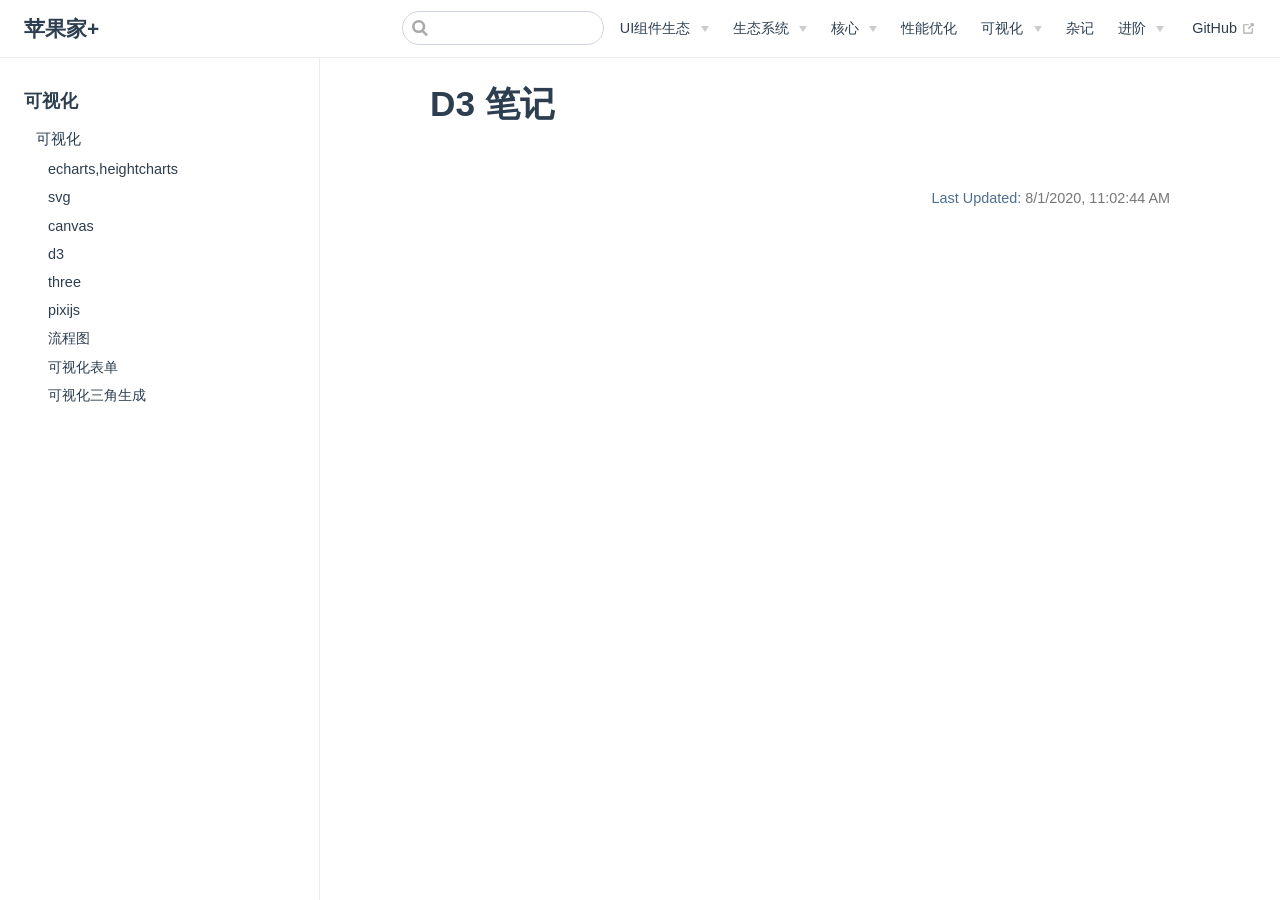
<file: Cansee/D3.html>
<!DOCTYPE html>
<html lang="en-US">
  <head>
    <meta charset="utf-8">
    <meta name="viewport" content="width=device-width,initial-scale=1">
    <title>D3 笔记 | 苹果家+</title>
    <meta name="generator" content="VuePress 1.5.4">
    
    <meta name="description" content="汇聚百川，终成江河">
    <link rel="preload" href="/assets/css/0.styles.470a3808.css" as="style"><link rel="preload" href="/assets/js/app.de1d81cd.js" as="script"><link rel="preload" href="/assets/js/2.c2305d67.js" as="script"><link rel="preload" href="/assets/js/14.0bf1eb19.js" as="script"><link rel="prefetch" href="/assets/js/10.ea7cb643.js"><link rel="prefetch" href="/assets/js/11.a11503fd.js"><link rel="prefetch" href="/assets/js/12.8f4b0af7.js"><link rel="prefetch" href="/assets/js/13.68a19f50.js"><link rel="prefetch" href="/assets/js/15.91626234.js"><link rel="prefetch" href="/assets/js/16.2b71a137.js"><link rel="prefetch" href="/assets/js/17.3b78bd93.js"><link rel="prefetch" href="/assets/js/18.b93534bb.js"><link rel="prefetch" href="/assets/js/19.98089146.js"><link rel="prefetch" href="/assets/js/20.597cf61a.js"><link rel="prefetch" href="/assets/js/21.230ef33e.js"><link rel="prefetch" href="/assets/js/22.6012955a.js"><link rel="prefetch" href="/assets/js/23.3b9e0fd2.js"><link rel="prefetch" href="/assets/js/24.535e2208.js"><link rel="prefetch" href="/assets/js/25.9d93ae40.js"><link rel="prefetch" href="/assets/js/26.e8c62349.js"><link rel="prefetch" href="/assets/js/27.aa40645a.js"><link rel="prefetch" href="/assets/js/28.15d65c15.js"><link rel="prefetch" href="/assets/js/29.3bf54ac5.js"><link rel="prefetch" href="/assets/js/3.9ada7847.js"><link rel="prefetch" href="/assets/js/30.9f88906b.js"><link rel="prefetch" href="/assets/js/31.f78e0c14.js"><link rel="prefetch" href="/assets/js/32.405ceaf7.js"><link rel="prefetch" href="/assets/js/33.89e28487.js"><link rel="prefetch" href="/assets/js/34.6b58d7cd.js"><link rel="prefetch" href="/assets/js/35.d689a4cf.js"><link rel="prefetch" href="/assets/js/36.6259c160.js"><link rel="prefetch" href="/assets/js/37.eb3afbbe.js"><link rel="prefetch" href="/assets/js/38.4f3c72fa.js"><link rel="prefetch" href="/assets/js/39.59401d97.js"><link rel="prefetch" href="/assets/js/4.9848ea20.js"><link rel="prefetch" href="/assets/js/40.e5127ddd.js"><link rel="prefetch" href="/assets/js/41.cde46c4f.js"><link rel="prefetch" href="/assets/js/42.5a987bae.js"><link rel="prefetch" href="/assets/js/43.ce2bbfd2.js"><link rel="prefetch" href="/assets/js/44.e58cef39.js"><link rel="prefetch" href="/assets/js/45.5bdd2afc.js"><link rel="prefetch" href="/assets/js/46.cd5722fb.js"><link rel="prefetch" href="/assets/js/47.3e3d0c14.js"><link rel="prefetch" href="/assets/js/48.05bea5d4.js"><link rel="prefetch" href="/assets/js/5.e6d11cb5.js"><link rel="prefetch" href="/assets/js/6.5451d423.js"><link rel="prefetch" href="/assets/js/7.37e814f9.js"><link rel="prefetch" href="/assets/js/8.2424fb21.js"><link rel="prefetch" href="/assets/js/9.3efe92d5.js">
    <link rel="stylesheet" href="/assets/css/0.styles.470a3808.css">
  </head>
  <body>
    <div id="app" data-server-rendered="true"><div class="theme-container"><header class="navbar"><div class="sidebar-button"><svg xmlns="http://www.w3.org/2000/svg" aria-hidden="true" role="img" viewBox="0 0 448 512" class="icon"><path fill="currentColor" d="M436 124H12c-6.627 0-12-5.373-12-12V80c0-6.627 5.373-12 12-12h424c6.627 0 12 5.373 12 12v32c0 6.627-5.373 12-12 12zm0 160H12c-6.627 0-12-5.373-12-12v-32c0-6.627 5.373-12 12-12h424c6.627 0 12 5.373 12 12v32c0 6.627-5.373 12-12 12zm0 160H12c-6.627 0-12-5.373-12-12v-32c0-6.627 5.373-12 12-12h424c6.627 0 12 5.373 12 12v32c0 6.627-5.373 12-12 12z"></path></svg></div> <a href="/" class="home-link router-link-active"><!----> <span class="site-name">苹果家+</span></a> <div class="links"><div class="search-box"><input aria-label="Search" autocomplete="off" spellcheck="false" value=""> <!----></div> <nav class="nav-links can-hide"><div class="nav-item"><div class="dropdown-wrapper"><button type="button" aria-label="UI组件生态" class="dropdown-title"><span class="title">UI组件生态</span> <span class="arrow down"></span></button> <button type="button" aria-label="UI组件生态" class="mobile-dropdown-title"><span class="title">UI组件生态</span> <span class="arrow right"></span></button> <ul class="nav-dropdown" style="display:none;"><li class="dropdown-item"><!----> <a href="/components/jg/button.html" class="nav-link">
  结构组件
</a></li><li class="dropdown-item"><!----> <a href="/components/yw/note.html" class="nav-link">
  业务组件
</a></li><li class="dropdown-item"><!----> <a href="/components/lc/note.html" class="nav-link">
  流程图组件
</a></li><li class="dropdown-item"><!----> <a href="/components/button.html" class="nav-link">
  地图组件
</a></li></ul></div></div><div class="nav-item"><div class="dropdown-wrapper"><button type="button" aria-label="生态系统" class="dropdown-title"><span class="title">生态系统</span> <span class="arrow down"></span></button> <button type="button" aria-label="生态系统" class="mobile-dropdown-title"><span class="title">生态系统</span> <span class="arrow right"></span></button> <ul class="nav-dropdown" style="display:none;"><li class="dropdown-item"><h4>
          项目
        </h4> <ul class="dropdown-subitem-wrapper"><li class="dropdown-subitem"><a href="/ecology/admin/vue.html" class="nav-link">
  ping-vue(简版vue)
</a></li><li class="dropdown-subitem"><a href="/ecology/admin/vue.html" class="nav-link">
  ping-react(简版react)
</a></li><li class="dropdown-subitem"><a href="/ecology/inst.html" class="nav-link">
  ping-offical-vue(响应式)
</a></li><li class="dropdown-subitem"><a href="/ecology/inst.html" class="nav-link">
  ping-xcx
</a></li><li class="dropdown-subitem"><a href="/ecology/inst.html" class="nav-link">
  H5商城
</a></li></ul></li><li class="dropdown-item"><h4>
          资源
        </h4> <ul class="dropdown-subitem-wrapper"><li class="dropdown-subitem"><a href="/components/jg/button.html" class="nav-link">
  UI库-vue
</a></li><li class="dropdown-subitem"><a href="/ecology/dev/devtools.html" class="nav-link">
  基础资源ping-base-lib
</a></li><li class="dropdown-subitem"><a href="/ecology/cli/cli.html" class="nav-link">
  pi(核心，自动化配置)
</a></li><li class="dropdown-subitem"><a href="/ecology/cli/cli.html" class="nav-link">
  脚手架ping-cli
</a></li><li class="dropdown-subitem"><a href="/ecology/webpack.html" class="nav-link">
  打包工具ping-webpack
</a></li><li class="dropdown-subitem"><a href="/ecology/schema.html" class="nav-link">
  校验库
</a></li><li class="dropdown-subitem"><a href="/ecology/schema.html" class="nav-link">
  状态管理
</a></li><li class="dropdown-subitem"><a href="/ecology/schema.html" class="nav-link">
  路由
</a></li><li class="dropdown-subitem"><a href="/ecology/schema.html" class="nav-link">
  日期
</a></li><li class="dropdown-subitem"><a href="/ecology/schema.html" class="nav-link">
  图表
</a></li><li class="dropdown-subitem"><a href="/ecology/schema.html" class="nav-link">
  地图
</a></li><li class="dropdown-subitem"><a href="/ecology/schema.html" class="nav-link">
  关系流程图
</a></li></ul></li></ul></div></div><div class="nav-item"><div class="dropdown-wrapper"><button type="button" aria-label="核心" class="dropdown-title"><span class="title">核心</span> <span class="arrow down"></span></button> <button type="button" aria-label="核心" class="mobile-dropdown-title"><span class="title">核心</span> <span class="arrow right"></span></button> <ul class="nav-dropdown" style="display:none;"><li class="dropdown-item"><!----> <a href="/Core/Api/base.html" class="nav-link">
  基础
</a></li><li class="dropdown-item"><!----> <a href="/Core/V8/base.html" class="nav-link">
  js(v8)引擎
</a></li><li class="dropdown-item"><!----> <a href="/Core/Achieve/base.html" class="nav-link">
  原理实现
</a></li><li class="dropdown-item"><!----> <a href="/Core/Vue/base.html" class="nav-link">
  Vue概记
</a></li><li class="dropdown-item"><!----> <a href="/Core/React/base.html" class="nav-link">
  React概记
</a></li><li class="dropdown-item"><!----> <a href="/Core/MyWebpack/base.html" class="nav-link">
  webpack
</a></li></ul></div></div><div class="nav-item"><a href="/xingneng/base.html" class="nav-link">
  性能优化
</a></div><div class="nav-item"><div class="dropdown-wrapper"><button type="button" aria-label="可视化" class="dropdown-title"><span class="title">可视化</span> <span class="arrow down"></span></button> <button type="button" aria-label="可视化" class="mobile-dropdown-title"><span class="title">可视化</span> <span class="arrow right"></span></button> <ul class="nav-dropdown" style="display:none;"><li class="dropdown-item"><!----> <a href="/Cansee/three.html" class="nav-link">
  three.js
</a></li><li class="dropdown-item"><!----> <a href="/Cansee/D3.html" aria-current="page" class="nav-link router-link-exact-active router-link-active">
  D3
</a></li></ul></div></div><div class="nav-item"><a href="/zaji/js/base.html" class="nav-link">
  杂记
</a></div><div class="nav-item"><div class="dropdown-wrapper"><button type="button" aria-label="进阶" class="dropdown-title"><span class="title">进阶</span> <span class="arrow down"></span></button> <button type="button" aria-label="进阶" class="mobile-dropdown-title"><span class="title">进阶</span> <span class="arrow right"></span></button> <ul class="nav-dropdown" style="display:none;"><li class="dropdown-item"><!----> <a href="/jingjie/sjjg.html" class="nav-link">
  数据结构
</a></li><li class="dropdown-item"><!----> <a href="/jingjie/suanfa/base.html" class="nav-link">
  算法
</a></li><li class="dropdown-item"><!----> <a href="/jingjie/base.html" class="nav-link">
  node
</a></li><li class="dropdown-item"><!----> <a href="/Cansee/.html" class="nav-link">
  Linux
</a></li><li class="dropdown-item"><!----> <a href="/Cansee/.html" class="nav-link">
  python
</a></li></ul></div></div> <a href="https://github.com/wsmjz" target="_blank" rel="noopener noreferrer" class="repo-link">
    GitHub
    <svg xmlns="http://www.w3.org/2000/svg" aria-hidden="true" x="0px" y="0px" viewBox="0 0 100 100" width="15" height="15" class="icon outbound"><path fill="currentColor" d="M18.8,85.1h56l0,0c2.2,0,4-1.8,4-4v-32h-8v28h-48v-48h28v-8h-32l0,0c-2.2,0-4,1.8-4,4v56C14.8,83.3,16.6,85.1,18.8,85.1z"></path> <polygon fill="currentColor" points="45.7,48.7 51.3,54.3 77.2,28.5 77.2,37.2 85.2,37.2 85.2,14.9 62.8,14.9 62.8,22.9 71.5,22.9"></polygon></svg></a></nav></div></header> <div class="sidebar-mask"></div> <aside class="sidebar"><nav class="nav-links"><div class="nav-item"><div class="dropdown-wrapper"><button type="button" aria-label="UI组件生态" class="dropdown-title"><span class="title">UI组件生态</span> <span class="arrow down"></span></button> <button type="button" aria-label="UI组件生态" class="mobile-dropdown-title"><span class="title">UI组件生态</span> <span class="arrow right"></span></button> <ul class="nav-dropdown" style="display:none;"><li class="dropdown-item"><!----> <a href="/components/jg/button.html" class="nav-link">
  结构组件
</a></li><li class="dropdown-item"><!----> <a href="/components/yw/note.html" class="nav-link">
  业务组件
</a></li><li class="dropdown-item"><!----> <a href="/components/lc/note.html" class="nav-link">
  流程图组件
</a></li><li class="dropdown-item"><!----> <a href="/components/button.html" class="nav-link">
  地图组件
</a></li></ul></div></div><div class="nav-item"><div class="dropdown-wrapper"><button type="button" aria-label="生态系统" class="dropdown-title"><span class="title">生态系统</span> <span class="arrow down"></span></button> <button type="button" aria-label="生态系统" class="mobile-dropdown-title"><span class="title">生态系统</span> <span class="arrow right"></span></button> <ul class="nav-dropdown" style="display:none;"><li class="dropdown-item"><h4>
          项目
        </h4> <ul class="dropdown-subitem-wrapper"><li class="dropdown-subitem"><a href="/ecology/admin/vue.html" class="nav-link">
  ping-vue(简版vue)
</a></li><li class="dropdown-subitem"><a href="/ecology/admin/vue.html" class="nav-link">
  ping-react(简版react)
</a></li><li class="dropdown-subitem"><a href="/ecology/inst.html" class="nav-link">
  ping-offical-vue(响应式)
</a></li><li class="dropdown-subitem"><a href="/ecology/inst.html" class="nav-link">
  ping-xcx
</a></li><li class="dropdown-subitem"><a href="/ecology/inst.html" class="nav-link">
  H5商城
</a></li></ul></li><li class="dropdown-item"><h4>
          资源
        </h4> <ul class="dropdown-subitem-wrapper"><li class="dropdown-subitem"><a href="/components/jg/button.html" class="nav-link">
  UI库-vue
</a></li><li class="dropdown-subitem"><a href="/ecology/dev/devtools.html" class="nav-link">
  基础资源ping-base-lib
</a></li><li class="dropdown-subitem"><a href="/ecology/cli/cli.html" class="nav-link">
  pi(核心，自动化配置)
</a></li><li class="dropdown-subitem"><a href="/ecology/cli/cli.html" class="nav-link">
  脚手架ping-cli
</a></li><li class="dropdown-subitem"><a href="/ecology/webpack.html" class="nav-link">
  打包工具ping-webpack
</a></li><li class="dropdown-subitem"><a href="/ecology/schema.html" class="nav-link">
  校验库
</a></li><li class="dropdown-subitem"><a href="/ecology/schema.html" class="nav-link">
  状态管理
</a></li><li class="dropdown-subitem"><a href="/ecology/schema.html" class="nav-link">
  路由
</a></li><li class="dropdown-subitem"><a href="/ecology/schema.html" class="nav-link">
  日期
</a></li><li class="dropdown-subitem"><a href="/ecology/schema.html" class="nav-link">
  图表
</a></li><li class="dropdown-subitem"><a href="/ecology/schema.html" class="nav-link">
  地图
</a></li><li class="dropdown-subitem"><a href="/ecology/schema.html" class="nav-link">
  关系流程图
</a></li></ul></li></ul></div></div><div class="nav-item"><div class="dropdown-wrapper"><button type="button" aria-label="核心" class="dropdown-title"><span class="title">核心</span> <span class="arrow down"></span></button> <button type="button" aria-label="核心" class="mobile-dropdown-title"><span class="title">核心</span> <span class="arrow right"></span></button> <ul class="nav-dropdown" style="display:none;"><li class="dropdown-item"><!----> <a href="/Core/Api/base.html" class="nav-link">
  基础
</a></li><li class="dropdown-item"><!----> <a href="/Core/V8/base.html" class="nav-link">
  js(v8)引擎
</a></li><li class="dropdown-item"><!----> <a href="/Core/Achieve/base.html" class="nav-link">
  原理实现
</a></li><li class="dropdown-item"><!----> <a href="/Core/Vue/base.html" class="nav-link">
  Vue概记
</a></li><li class="dropdown-item"><!----> <a href="/Core/React/base.html" class="nav-link">
  React概记
</a></li><li class="dropdown-item"><!----> <a href="/Core/MyWebpack/base.html" class="nav-link">
  webpack
</a></li></ul></div></div><div class="nav-item"><a href="/xingneng/base.html" class="nav-link">
  性能优化
</a></div><div class="nav-item"><div class="dropdown-wrapper"><button type="button" aria-label="可视化" class="dropdown-title"><span class="title">可视化</span> <span class="arrow down"></span></button> <button type="button" aria-label="可视化" class="mobile-dropdown-title"><span class="title">可视化</span> <span class="arrow right"></span></button> <ul class="nav-dropdown" style="display:none;"><li class="dropdown-item"><!----> <a href="/Cansee/three.html" class="nav-link">
  three.js
</a></li><li class="dropdown-item"><!----> <a href="/Cansee/D3.html" aria-current="page" class="nav-link router-link-exact-active router-link-active">
  D3
</a></li></ul></div></div><div class="nav-item"><a href="/zaji/js/base.html" class="nav-link">
  杂记
</a></div><div class="nav-item"><div class="dropdown-wrapper"><button type="button" aria-label="进阶" class="dropdown-title"><span class="title">进阶</span> <span class="arrow down"></span></button> <button type="button" aria-label="进阶" class="mobile-dropdown-title"><span class="title">进阶</span> <span class="arrow right"></span></button> <ul class="nav-dropdown" style="display:none;"><li class="dropdown-item"><!----> <a href="/jingjie/sjjg.html" class="nav-link">
  数据结构
</a></li><li class="dropdown-item"><!----> <a href="/jingjie/suanfa/base.html" class="nav-link">
  算法
</a></li><li class="dropdown-item"><!----> <a href="/jingjie/base.html" class="nav-link">
  node
</a></li><li class="dropdown-item"><!----> <a href="/Cansee/.html" class="nav-link">
  Linux
</a></li><li class="dropdown-item"><!----> <a href="/Cansee/.html" class="nav-link">
  python
</a></li></ul></div></div> <a href="https://github.com/wsmjz" target="_blank" rel="noopener noreferrer" class="repo-link">
    GitHub
    <svg xmlns="http://www.w3.org/2000/svg" aria-hidden="true" x="0px" y="0px" viewBox="0 0 100 100" width="15" height="15" class="icon outbound"><path fill="currentColor" d="M18.8,85.1h56l0,0c2.2,0,4-1.8,4-4v-32h-8v28h-48v-48h28v-8h-32l0,0c-2.2,0-4,1.8-4,4v56C14.8,83.3,16.6,85.1,18.8,85.1z"></path> <polygon fill="currentColor" points="45.7,48.7 51.3,54.3 77.2,28.5 77.2,37.2 85.2,37.2 85.2,14.9 62.8,14.9 62.8,22.9 71.5,22.9"></polygon></svg></a></nav>  <ul class="sidebar-links"><li><section class="sidebar-group depth-0"><p class="sidebar-heading open"><span>可视化</span> <!----></p> <ul class="sidebar-links sidebar-group-items"><li><a href="/Cansee/three.html" class="sidebar-link">可视化</a><ul class="sidebar-sub-headers"><li class="sidebar-sub-header"><a href="/Cansee/three.html#echarts-heightcharts" class="sidebar-link">echarts,heightcharts</a></li><li class="sidebar-sub-header"><a href="/Cansee/three.html#svg" class="sidebar-link">svg</a></li><li class="sidebar-sub-header"><a href="/Cansee/three.html#canvas" class="sidebar-link">canvas</a></li><li class="sidebar-sub-header"><a href="/Cansee/three.html#d3" class="sidebar-link">d3</a></li><li class="sidebar-sub-header"><a href="/Cansee/three.html#three" class="sidebar-link">three</a></li><li class="sidebar-sub-header"><a href="/Cansee/three.html#pixijs" class="sidebar-link">pixijs</a></li><li class="sidebar-sub-header"><a href="/Cansee/three.html#流程图" class="sidebar-link">流程图</a></li><li class="sidebar-sub-header"><a href="/Cansee/three.html#可视化表单" class="sidebar-link">可视化表单</a></li><li class="sidebar-sub-header"><a href="/Cansee/three.html#可视化三角生成" class="sidebar-link">可视化三角生成</a></li></ul></li></ul></section></li></ul> </aside> <main class="page"> <div class="theme-default-content content__default"><h1 id="d3-笔记"><a href="#d3-笔记" class="header-anchor">#</a> D3 笔记</h1></div> <footer class="page-edit"><!----> <div class="last-updated"><span class="prefix">Last Updated:</span> <span class="time">8/1/2020, 11:02:44 AM</span></div></footer> <!----> </main></div><div class="global-ui"></div></div>
    <script src="/assets/js/app.de1d81cd.js" defer></script><script src="/assets/js/2.c2305d67.js" defer></script><script src="/assets/js/14.0bf1eb19.js" defer></script>
  </body>
</html>
</file>
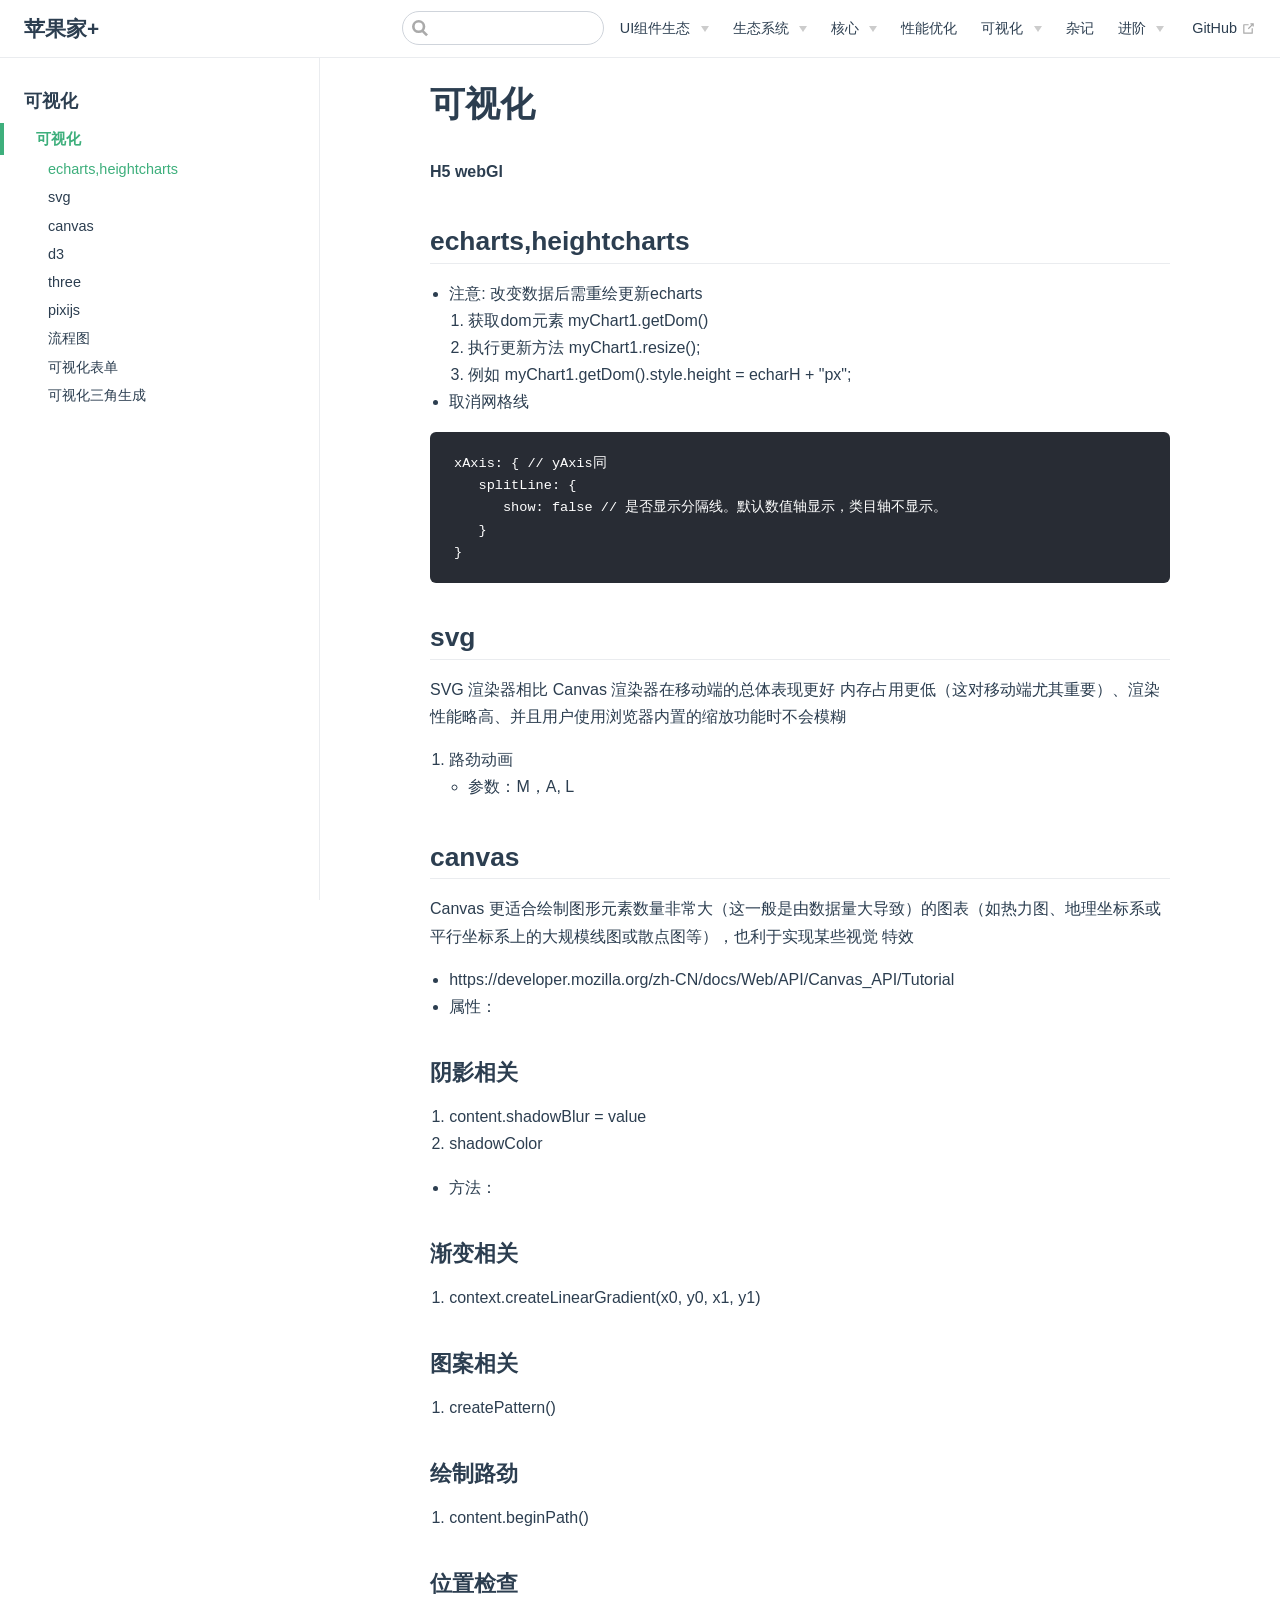
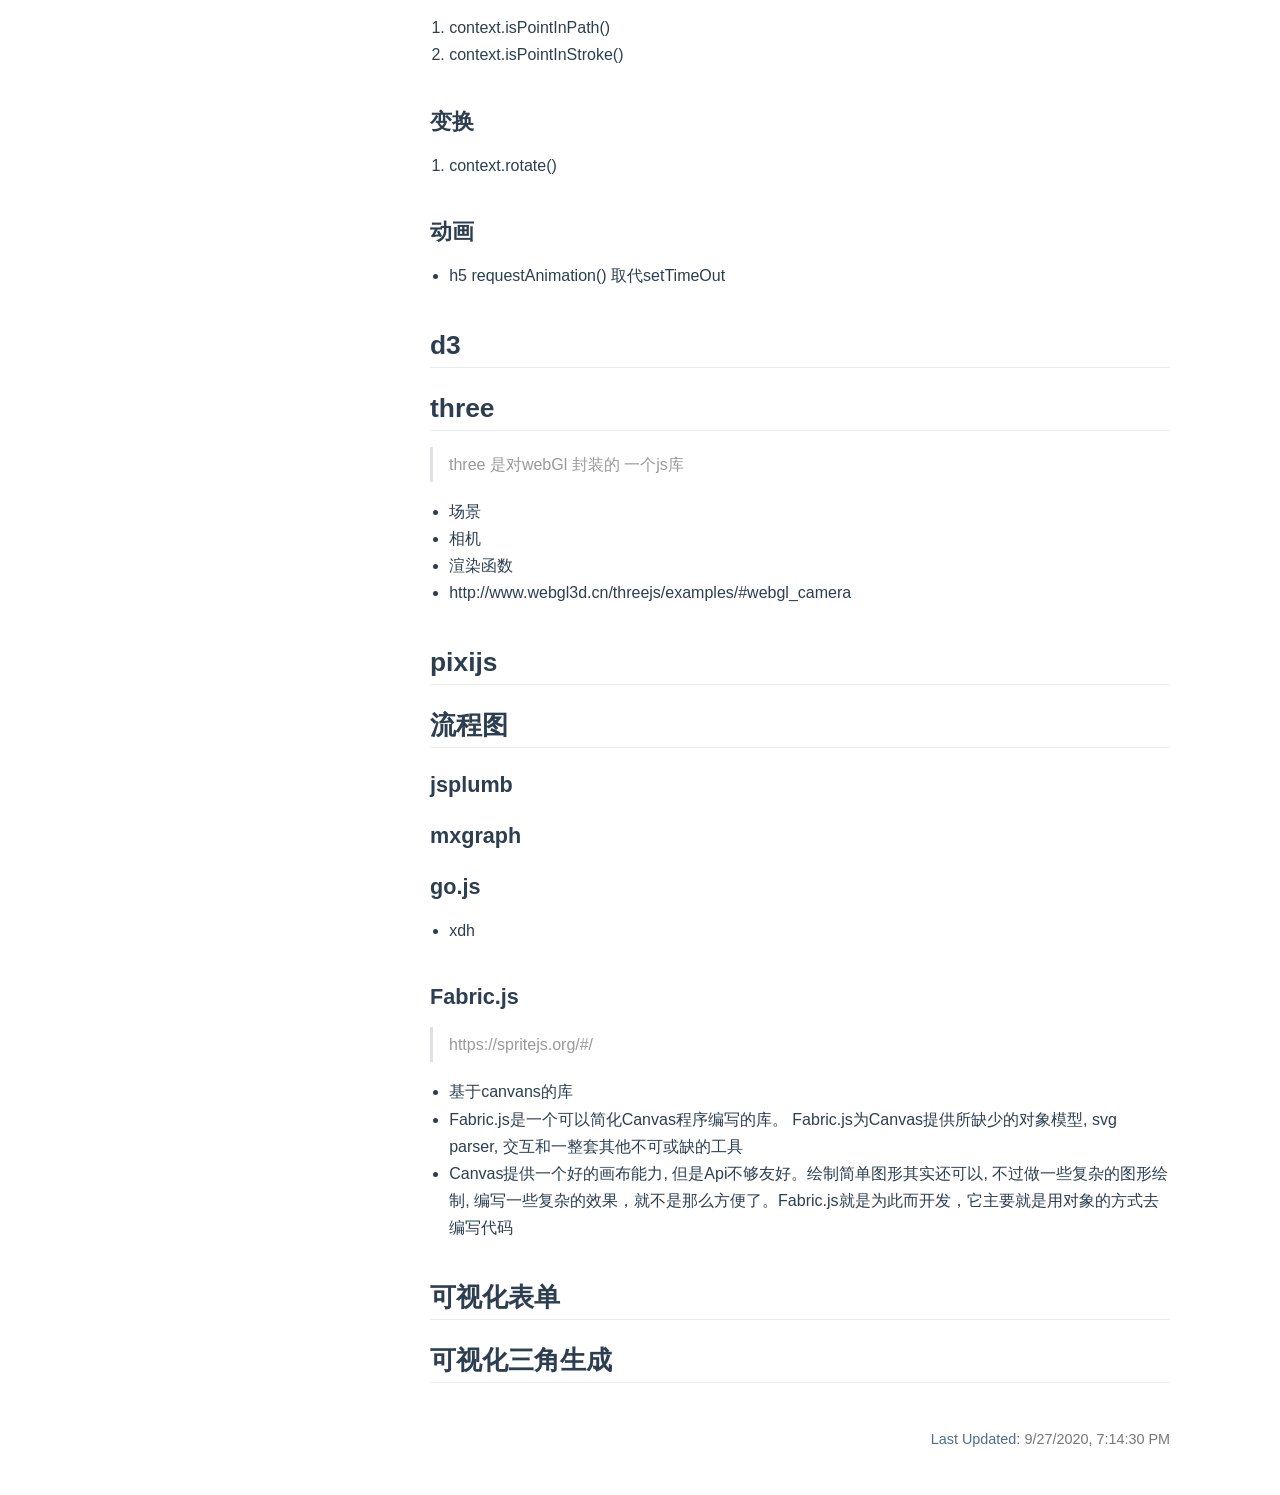
<file: Cansee/three.html>
<!DOCTYPE html>
<html lang="en-US">
  <head>
    <meta charset="utf-8">
    <meta name="viewport" content="width=device-width,initial-scale=1">
    <title>可视化 | 苹果家+</title>
    <meta name="generator" content="VuePress 1.5.4">
    
    <meta name="description" content="汇聚百川，终成江河">
    <link rel="preload" href="/assets/css/0.styles.470a3808.css" as="style"><link rel="preload" href="/assets/js/app.de1d81cd.js" as="script"><link rel="preload" href="/assets/js/2.c2305d67.js" as="script"><link rel="preload" href="/assets/js/15.91626234.js" as="script"><link rel="prefetch" href="/assets/js/10.ea7cb643.js"><link rel="prefetch" href="/assets/js/11.a11503fd.js"><link rel="prefetch" href="/assets/js/12.8f4b0af7.js"><link rel="prefetch" href="/assets/js/13.68a19f50.js"><link rel="prefetch" href="/assets/js/14.0bf1eb19.js"><link rel="prefetch" href="/assets/js/16.2b71a137.js"><link rel="prefetch" href="/assets/js/17.3b78bd93.js"><link rel="prefetch" href="/assets/js/18.b93534bb.js"><link rel="prefetch" href="/assets/js/19.98089146.js"><link rel="prefetch" href="/assets/js/20.597cf61a.js"><link rel="prefetch" href="/assets/js/21.230ef33e.js"><link rel="prefetch" href="/assets/js/22.6012955a.js"><link rel="prefetch" href="/assets/js/23.3b9e0fd2.js"><link rel="prefetch" href="/assets/js/24.535e2208.js"><link rel="prefetch" href="/assets/js/25.9d93ae40.js"><link rel="prefetch" href="/assets/js/26.e8c62349.js"><link rel="prefetch" href="/assets/js/27.aa40645a.js"><link rel="prefetch" href="/assets/js/28.15d65c15.js"><link rel="prefetch" href="/assets/js/29.3bf54ac5.js"><link rel="prefetch" href="/assets/js/3.9ada7847.js"><link rel="prefetch" href="/assets/js/30.9f88906b.js"><link rel="prefetch" href="/assets/js/31.f78e0c14.js"><link rel="prefetch" href="/assets/js/32.405ceaf7.js"><link rel="prefetch" href="/assets/js/33.89e28487.js"><link rel="prefetch" href="/assets/js/34.6b58d7cd.js"><link rel="prefetch" href="/assets/js/35.d689a4cf.js"><link rel="prefetch" href="/assets/js/36.6259c160.js"><link rel="prefetch" href="/assets/js/37.eb3afbbe.js"><link rel="prefetch" href="/assets/js/38.4f3c72fa.js"><link rel="prefetch" href="/assets/js/39.59401d97.js"><link rel="prefetch" href="/assets/js/4.9848ea20.js"><link rel="prefetch" href="/assets/js/40.e5127ddd.js"><link rel="prefetch" href="/assets/js/41.cde46c4f.js"><link rel="prefetch" href="/assets/js/42.5a987bae.js"><link rel="prefetch" href="/assets/js/43.ce2bbfd2.js"><link rel="prefetch" href="/assets/js/44.e58cef39.js"><link rel="prefetch" href="/assets/js/45.5bdd2afc.js"><link rel="prefetch" href="/assets/js/46.cd5722fb.js"><link rel="prefetch" href="/assets/js/47.3e3d0c14.js"><link rel="prefetch" href="/assets/js/48.05bea5d4.js"><link rel="prefetch" href="/assets/js/5.e6d11cb5.js"><link rel="prefetch" href="/assets/js/6.5451d423.js"><link rel="prefetch" href="/assets/js/7.37e814f9.js"><link rel="prefetch" href="/assets/js/8.2424fb21.js"><link rel="prefetch" href="/assets/js/9.3efe92d5.js">
    <link rel="stylesheet" href="/assets/css/0.styles.470a3808.css">
  </head>
  <body>
    <div id="app" data-server-rendered="true"><div class="theme-container"><header class="navbar"><div class="sidebar-button"><svg xmlns="http://www.w3.org/2000/svg" aria-hidden="true" role="img" viewBox="0 0 448 512" class="icon"><path fill="currentColor" d="M436 124H12c-6.627 0-12-5.373-12-12V80c0-6.627 5.373-12 12-12h424c6.627 0 12 5.373 12 12v32c0 6.627-5.373 12-12 12zm0 160H12c-6.627 0-12-5.373-12-12v-32c0-6.627 5.373-12 12-12h424c6.627 0 12 5.373 12 12v32c0 6.627-5.373 12-12 12zm0 160H12c-6.627 0-12-5.373-12-12v-32c0-6.627 5.373-12 12-12h424c6.627 0 12 5.373 12 12v32c0 6.627-5.373 12-12 12z"></path></svg></div> <a href="/" class="home-link router-link-active"><!----> <span class="site-name">苹果家+</span></a> <div class="links"><div class="search-box"><input aria-label="Search" autocomplete="off" spellcheck="false" value=""> <!----></div> <nav class="nav-links can-hide"><div class="nav-item"><div class="dropdown-wrapper"><button type="button" aria-label="UI组件生态" class="dropdown-title"><span class="title">UI组件生态</span> <span class="arrow down"></span></button> <button type="button" aria-label="UI组件生态" class="mobile-dropdown-title"><span class="title">UI组件生态</span> <span class="arrow right"></span></button> <ul class="nav-dropdown" style="display:none;"><li class="dropdown-item"><!----> <a href="/components/jg/button.html" class="nav-link">
  结构组件
</a></li><li class="dropdown-item"><!----> <a href="/components/yw/note.html" class="nav-link">
  业务组件
</a></li><li class="dropdown-item"><!----> <a href="/components/lc/note.html" class="nav-link">
  流程图组件
</a></li><li class="dropdown-item"><!----> <a href="/components/button.html" class="nav-link">
  地图组件
</a></li></ul></div></div><div class="nav-item"><div class="dropdown-wrapper"><button type="button" aria-label="生态系统" class="dropdown-title"><span class="title">生态系统</span> <span class="arrow down"></span></button> <button type="button" aria-label="生态系统" class="mobile-dropdown-title"><span class="title">生态系统</span> <span class="arrow right"></span></button> <ul class="nav-dropdown" style="display:none;"><li class="dropdown-item"><h4>
          项目
        </h4> <ul class="dropdown-subitem-wrapper"><li class="dropdown-subitem"><a href="/ecology/admin/vue.html" class="nav-link">
  ping-vue(简版vue)
</a></li><li class="dropdown-subitem"><a href="/ecology/admin/vue.html" class="nav-link">
  ping-react(简版react)
</a></li><li class="dropdown-subitem"><a href="/ecology/inst.html" class="nav-link">
  ping-offical-vue(响应式)
</a></li><li class="dropdown-subitem"><a href="/ecology/inst.html" class="nav-link">
  ping-xcx
</a></li><li class="dropdown-subitem"><a href="/ecology/inst.html" class="nav-link">
  H5商城
</a></li></ul></li><li class="dropdown-item"><h4>
          资源
        </h4> <ul class="dropdown-subitem-wrapper"><li class="dropdown-subitem"><a href="/components/jg/button.html" class="nav-link">
  UI库-vue
</a></li><li class="dropdown-subitem"><a href="/ecology/dev/devtools.html" class="nav-link">
  基础资源ping-base-lib
</a></li><li class="dropdown-subitem"><a href="/ecology/cli/cli.html" class="nav-link">
  pi(核心，自动化配置)
</a></li><li class="dropdown-subitem"><a href="/ecology/cli/cli.html" class="nav-link">
  脚手架ping-cli
</a></li><li class="dropdown-subitem"><a href="/ecology/webpack.html" class="nav-link">
  打包工具ping-webpack
</a></li><li class="dropdown-subitem"><a href="/ecology/schema.html" class="nav-link">
  校验库
</a></li><li class="dropdown-subitem"><a href="/ecology/schema.html" class="nav-link">
  状态管理
</a></li><li class="dropdown-subitem"><a href="/ecology/schema.html" class="nav-link">
  路由
</a></li><li class="dropdown-subitem"><a href="/ecology/schema.html" class="nav-link">
  日期
</a></li><li class="dropdown-subitem"><a href="/ecology/schema.html" class="nav-link">
  图表
</a></li><li class="dropdown-subitem"><a href="/ecology/schema.html" class="nav-link">
  地图
</a></li><li class="dropdown-subitem"><a href="/ecology/schema.html" class="nav-link">
  关系流程图
</a></li></ul></li></ul></div></div><div class="nav-item"><div class="dropdown-wrapper"><button type="button" aria-label="核心" class="dropdown-title"><span class="title">核心</span> <span class="arrow down"></span></button> <button type="button" aria-label="核心" class="mobile-dropdown-title"><span class="title">核心</span> <span class="arrow right"></span></button> <ul class="nav-dropdown" style="display:none;"><li class="dropdown-item"><!----> <a href="/Core/Api/base.html" class="nav-link">
  基础
</a></li><li class="dropdown-item"><!----> <a href="/Core/V8/base.html" class="nav-link">
  js(v8)引擎
</a></li><li class="dropdown-item"><!----> <a href="/Core/Achieve/base.html" class="nav-link">
  原理实现
</a></li><li class="dropdown-item"><!----> <a href="/Core/Vue/base.html" class="nav-link">
  Vue概记
</a></li><li class="dropdown-item"><!----> <a href="/Core/React/base.html" class="nav-link">
  React概记
</a></li><li class="dropdown-item"><!----> <a href="/Core/MyWebpack/base.html" class="nav-link">
  webpack
</a></li></ul></div></div><div class="nav-item"><a href="/xingneng/base.html" class="nav-link">
  性能优化
</a></div><div class="nav-item"><div class="dropdown-wrapper"><button type="button" aria-label="可视化" class="dropdown-title"><span class="title">可视化</span> <span class="arrow down"></span></button> <button type="button" aria-label="可视化" class="mobile-dropdown-title"><span class="title">可视化</span> <span class="arrow right"></span></button> <ul class="nav-dropdown" style="display:none;"><li class="dropdown-item"><!----> <a href="/Cansee/three.html" aria-current="page" class="nav-link router-link-exact-active router-link-active">
  three.js
</a></li><li class="dropdown-item"><!----> <a href="/Cansee/D3.html" class="nav-link">
  D3
</a></li></ul></div></div><div class="nav-item"><a href="/zaji/js/base.html" class="nav-link">
  杂记
</a></div><div class="nav-item"><div class="dropdown-wrapper"><button type="button" aria-label="进阶" class="dropdown-title"><span class="title">进阶</span> <span class="arrow down"></span></button> <button type="button" aria-label="进阶" class="mobile-dropdown-title"><span class="title">进阶</span> <span class="arrow right"></span></button> <ul class="nav-dropdown" style="display:none;"><li class="dropdown-item"><!----> <a href="/jingjie/sjjg.html" class="nav-link">
  数据结构
</a></li><li class="dropdown-item"><!----> <a href="/jingjie/suanfa/base.html" class="nav-link">
  算法
</a></li><li class="dropdown-item"><!----> <a href="/jingjie/base.html" class="nav-link">
  node
</a></li><li class="dropdown-item"><!----> <a href="/Cansee/.html" class="nav-link">
  Linux
</a></li><li class="dropdown-item"><!----> <a href="/Cansee/.html" class="nav-link">
  python
</a></li></ul></div></div> <a href="https://github.com/wsmjz" target="_blank" rel="noopener noreferrer" class="repo-link">
    GitHub
    <svg xmlns="http://www.w3.org/2000/svg" aria-hidden="true" x="0px" y="0px" viewBox="0 0 100 100" width="15" height="15" class="icon outbound"><path fill="currentColor" d="M18.8,85.1h56l0,0c2.2,0,4-1.8,4-4v-32h-8v28h-48v-48h28v-8h-32l0,0c-2.2,0-4,1.8-4,4v56C14.8,83.3,16.6,85.1,18.8,85.1z"></path> <polygon fill="currentColor" points="45.7,48.7 51.3,54.3 77.2,28.5 77.2,37.2 85.2,37.2 85.2,14.9 62.8,14.9 62.8,22.9 71.5,22.9"></polygon></svg></a></nav></div></header> <div class="sidebar-mask"></div> <aside class="sidebar"><nav class="nav-links"><div class="nav-item"><div class="dropdown-wrapper"><button type="button" aria-label="UI组件生态" class="dropdown-title"><span class="title">UI组件生态</span> <span class="arrow down"></span></button> <button type="button" aria-label="UI组件生态" class="mobile-dropdown-title"><span class="title">UI组件生态</span> <span class="arrow right"></span></button> <ul class="nav-dropdown" style="display:none;"><li class="dropdown-item"><!----> <a href="/components/jg/button.html" class="nav-link">
  结构组件
</a></li><li class="dropdown-item"><!----> <a href="/components/yw/note.html" class="nav-link">
  业务组件
</a></li><li class="dropdown-item"><!----> <a href="/components/lc/note.html" class="nav-link">
  流程图组件
</a></li><li class="dropdown-item"><!----> <a href="/components/button.html" class="nav-link">
  地图组件
</a></li></ul></div></div><div class="nav-item"><div class="dropdown-wrapper"><button type="button" aria-label="生态系统" class="dropdown-title"><span class="title">生态系统</span> <span class="arrow down"></span></button> <button type="button" aria-label="生态系统" class="mobile-dropdown-title"><span class="title">生态系统</span> <span class="arrow right"></span></button> <ul class="nav-dropdown" style="display:none;"><li class="dropdown-item"><h4>
          项目
        </h4> <ul class="dropdown-subitem-wrapper"><li class="dropdown-subitem"><a href="/ecology/admin/vue.html" class="nav-link">
  ping-vue(简版vue)
</a></li><li class="dropdown-subitem"><a href="/ecology/admin/vue.html" class="nav-link">
  ping-react(简版react)
</a></li><li class="dropdown-subitem"><a href="/ecology/inst.html" class="nav-link">
  ping-offical-vue(响应式)
</a></li><li class="dropdown-subitem"><a href="/ecology/inst.html" class="nav-link">
  ping-xcx
</a></li><li class="dropdown-subitem"><a href="/ecology/inst.html" class="nav-link">
  H5商城
</a></li></ul></li><li class="dropdown-item"><h4>
          资源
        </h4> <ul class="dropdown-subitem-wrapper"><li class="dropdown-subitem"><a href="/components/jg/button.html" class="nav-link">
  UI库-vue
</a></li><li class="dropdown-subitem"><a href="/ecology/dev/devtools.html" class="nav-link">
  基础资源ping-base-lib
</a></li><li class="dropdown-subitem"><a href="/ecology/cli/cli.html" class="nav-link">
  pi(核心，自动化配置)
</a></li><li class="dropdown-subitem"><a href="/ecology/cli/cli.html" class="nav-link">
  脚手架ping-cli
</a></li><li class="dropdown-subitem"><a href="/ecology/webpack.html" class="nav-link">
  打包工具ping-webpack
</a></li><li class="dropdown-subitem"><a href="/ecology/schema.html" class="nav-link">
  校验库
</a></li><li class="dropdown-subitem"><a href="/ecology/schema.html" class="nav-link">
  状态管理
</a></li><li class="dropdown-subitem"><a href="/ecology/schema.html" class="nav-link">
  路由
</a></li><li class="dropdown-subitem"><a href="/ecology/schema.html" class="nav-link">
  日期
</a></li><li class="dropdown-subitem"><a href="/ecology/schema.html" class="nav-link">
  图表
</a></li><li class="dropdown-subitem"><a href="/ecology/schema.html" class="nav-link">
  地图
</a></li><li class="dropdown-subitem"><a href="/ecology/schema.html" class="nav-link">
  关系流程图
</a></li></ul></li></ul></div></div><div class="nav-item"><div class="dropdown-wrapper"><button type="button" aria-label="核心" class="dropdown-title"><span class="title">核心</span> <span class="arrow down"></span></button> <button type="button" aria-label="核心" class="mobile-dropdown-title"><span class="title">核心</span> <span class="arrow right"></span></button> <ul class="nav-dropdown" style="display:none;"><li class="dropdown-item"><!----> <a href="/Core/Api/base.html" class="nav-link">
  基础
</a></li><li class="dropdown-item"><!----> <a href="/Core/V8/base.html" class="nav-link">
  js(v8)引擎
</a></li><li class="dropdown-item"><!----> <a href="/Core/Achieve/base.html" class="nav-link">
  原理实现
</a></li><li class="dropdown-item"><!----> <a href="/Core/Vue/base.html" class="nav-link">
  Vue概记
</a></li><li class="dropdown-item"><!----> <a href="/Core/React/base.html" class="nav-link">
  React概记
</a></li><li class="dropdown-item"><!----> <a href="/Core/MyWebpack/base.html" class="nav-link">
  webpack
</a></li></ul></div></div><div class="nav-item"><a href="/xingneng/base.html" class="nav-link">
  性能优化
</a></div><div class="nav-item"><div class="dropdown-wrapper"><button type="button" aria-label="可视化" class="dropdown-title"><span class="title">可视化</span> <span class="arrow down"></span></button> <button type="button" aria-label="可视化" class="mobile-dropdown-title"><span class="title">可视化</span> <span class="arrow right"></span></button> <ul class="nav-dropdown" style="display:none;"><li class="dropdown-item"><!----> <a href="/Cansee/three.html" aria-current="page" class="nav-link router-link-exact-active router-link-active">
  three.js
</a></li><li class="dropdown-item"><!----> <a href="/Cansee/D3.html" class="nav-link">
  D3
</a></li></ul></div></div><div class="nav-item"><a href="/zaji/js/base.html" class="nav-link">
  杂记
</a></div><div class="nav-item"><div class="dropdown-wrapper"><button type="button" aria-label="进阶" class="dropdown-title"><span class="title">进阶</span> <span class="arrow down"></span></button> <button type="button" aria-label="进阶" class="mobile-dropdown-title"><span class="title">进阶</span> <span class="arrow right"></span></button> <ul class="nav-dropdown" style="display:none;"><li class="dropdown-item"><!----> <a href="/jingjie/sjjg.html" class="nav-link">
  数据结构
</a></li><li class="dropdown-item"><!----> <a href="/jingjie/suanfa/base.html" class="nav-link">
  算法
</a></li><li class="dropdown-item"><!----> <a href="/jingjie/base.html" class="nav-link">
  node
</a></li><li class="dropdown-item"><!----> <a href="/Cansee/.html" class="nav-link">
  Linux
</a></li><li class="dropdown-item"><!----> <a href="/Cansee/.html" class="nav-link">
  python
</a></li></ul></div></div> <a href="https://github.com/wsmjz" target="_blank" rel="noopener noreferrer" class="repo-link">
    GitHub
    <svg xmlns="http://www.w3.org/2000/svg" aria-hidden="true" x="0px" y="0px" viewBox="0 0 100 100" width="15" height="15" class="icon outbound"><path fill="currentColor" d="M18.8,85.1h56l0,0c2.2,0,4-1.8,4-4v-32h-8v28h-48v-48h28v-8h-32l0,0c-2.2,0-4,1.8-4,4v56C14.8,83.3,16.6,85.1,18.8,85.1z"></path> <polygon fill="currentColor" points="45.7,48.7 51.3,54.3 77.2,28.5 77.2,37.2 85.2,37.2 85.2,14.9 62.8,14.9 62.8,22.9 71.5,22.9"></polygon></svg></a></nav>  <ul class="sidebar-links"><li><section class="sidebar-group depth-0"><p class="sidebar-heading open"><span>可视化</span> <!----></p> <ul class="sidebar-links sidebar-group-items"><li><a href="/Cansee/three.html" aria-current="page" class="active sidebar-link">可视化</a><ul class="sidebar-sub-headers"><li class="sidebar-sub-header"><a href="/Cansee/three.html#echarts-heightcharts" class="sidebar-link">echarts,heightcharts</a></li><li class="sidebar-sub-header"><a href="/Cansee/three.html#svg" class="sidebar-link">svg</a></li><li class="sidebar-sub-header"><a href="/Cansee/three.html#canvas" class="sidebar-link">canvas</a></li><li class="sidebar-sub-header"><a href="/Cansee/three.html#d3" class="sidebar-link">d3</a></li><li class="sidebar-sub-header"><a href="/Cansee/three.html#three" class="sidebar-link">three</a></li><li class="sidebar-sub-header"><a href="/Cansee/three.html#pixijs" class="sidebar-link">pixijs</a></li><li class="sidebar-sub-header"><a href="/Cansee/three.html#流程图" class="sidebar-link">流程图</a></li><li class="sidebar-sub-header"><a href="/Cansee/three.html#可视化表单" class="sidebar-link">可视化表单</a></li><li class="sidebar-sub-header"><a href="/Cansee/three.html#可视化三角生成" class="sidebar-link">可视化三角生成</a></li></ul></li></ul></section></li></ul> </aside> <main class="page"> <div class="theme-default-content content__default"><h1 id="可视化"><a href="#可视化" class="header-anchor">#</a> 可视化</h1> <p><strong>H5 webGl</strong></p> <h2 id="echarts-heightcharts"><a href="#echarts-heightcharts" class="header-anchor">#</a> echarts,heightcharts</h2> <ul><li>注意: 改变数据后需重绘更新echarts
<ol><li>获取dom元素 myChart1.getDom()</li> <li>执行更新方法 myChart1.resize();</li> <li>例如 myChart1.getDom().style.height = echarH + &quot;px&quot;;</li></ol></li> <li>取消网格线</li></ul> <div class="language- extra-class"><pre class="language-text"><code>xAxis: { // yAxis同
   splitLine: {
      show: false // 是否显示分隔线。默认数值轴显示，类目轴不显示。
   }
}
</code></pre></div><h2 id="svg"><a href="#svg" class="header-anchor">#</a> svg</h2> <p>SVG 渲染器相比 Canvas 渲染器在移动端的总体表现更好
内存占用更低（这对移动端尤其重要）、渲染性能略高、并且用户使用浏览器内置的缩放功能时不会模糊</p> <ol><li>路劲动画
<ul><li>参数：M，A, L</li></ul></li></ol> <h2 id="canvas"><a href="#canvas" class="header-anchor">#</a> canvas</h2> <p>Canvas 更适合绘制图形元素数量非常大（这一般是由数据量大导致）的图表（如热力图、地理坐标系或平行坐标系上的大规模线图或散点图等），也利于实现某些视觉 特效</p> <ul><li>https://developer.mozilla.org/zh-CN/docs/Web/API/Canvas_API/Tutorial</li> <li>属性：</li></ul> <h3 id="阴影相关"><a href="#阴影相关" class="header-anchor">#</a> 阴影相关</h3> <ol><li>content.shadowBlur = value</li> <li>shadowColor</li></ol> <ul><li>方法：</li></ul> <h3 id="渐变相关"><a href="#渐变相关" class="header-anchor">#</a> 渐变相关</h3> <ol><li>context.createLinearGradient(x0, y0, x1, y1)</li></ol> <h3 id="图案相关"><a href="#图案相关" class="header-anchor">#</a> 图案相关</h3> <ol><li>createPattern()</li></ol> <h3 id="绘制路劲"><a href="#绘制路劲" class="header-anchor">#</a> 绘制路劲</h3> <ol><li>content.beginPath()</li></ol> <h3 id="位置检查"><a href="#位置检查" class="header-anchor">#</a> 位置检查</h3> <ol><li>context.isPointInPath()</li> <li>context.isPointInStroke()</li></ol> <h3 id="变换"><a href="#变换" class="header-anchor">#</a> 变换</h3> <ol><li>context.rotate()</li></ol> <h3 id="动画"><a href="#动画" class="header-anchor">#</a> 动画</h3> <ul><li>h5 requestAnimation() 取代setTimeOut</li></ul> <h2 id="d3"><a href="#d3" class="header-anchor">#</a> d3</h2> <h2 id="three"><a href="#three" class="header-anchor">#</a> three</h2> <blockquote><p>three 是对webGl 封装的 一个js库</p></blockquote> <ul><li>场景</li> <li>相机</li> <li>渲染函数</li> <li>http://www.webgl3d.cn/threejs/examples/#webgl_camera</li></ul> <h2 id="pixijs"><a href="#pixijs" class="header-anchor">#</a> pixijs</h2> <h2 id="流程图"><a href="#流程图" class="header-anchor">#</a> 流程图</h2> <h3 id="jsplumb"><a href="#jsplumb" class="header-anchor">#</a> jsplumb</h3> <h3 id="mxgraph"><a href="#mxgraph" class="header-anchor">#</a> mxgraph</h3> <h3 id="go-js"><a href="#go-js" class="header-anchor">#</a> go.js</h3> <ul><li>xdh</li></ul> <h3 id="fabric-js"><a href="#fabric-js" class="header-anchor">#</a> Fabric.js</h3> <blockquote><p>https://spritejs.org/#/</p></blockquote> <ul><li>基于canvans的库</li> <li>Fabric.js是一个可以简化Canvas程序编写的库。 Fabric.js为Canvas提供所缺少的对象模型, svg parser, 交互和一整套其他不可或缺的工具</li> <li>Canvas提供一个好的画布能力, 但是Api不够友好。绘制简单图形其实还可以, 不过做一些复杂的图形绘制, 编写一些复杂的效果，就不是那么方便了。Fabric.js就是为此而开发，它主要就是用对象的方式去编写代码</li></ul> <h2 id="可视化表单"><a href="#可视化表单" class="header-anchor">#</a> 可视化表单</h2> <h2 id="可视化三角生成"><a href="#可视化三角生成" class="header-anchor">#</a> 可视化三角生成</h2></div> <footer class="page-edit"><!----> <div class="last-updated"><span class="prefix">Last Updated:</span> <span class="time">9/27/2020, 7:14:30 PM</span></div></footer> <!----> </main></div><div class="global-ui"></div></div>
    <script src="/assets/js/app.de1d81cd.js" defer></script><script src="/assets/js/2.c2305d67.js" defer></script><script src="/assets/js/15.91626234.js" defer></script>
  </body>
</html>
</file>
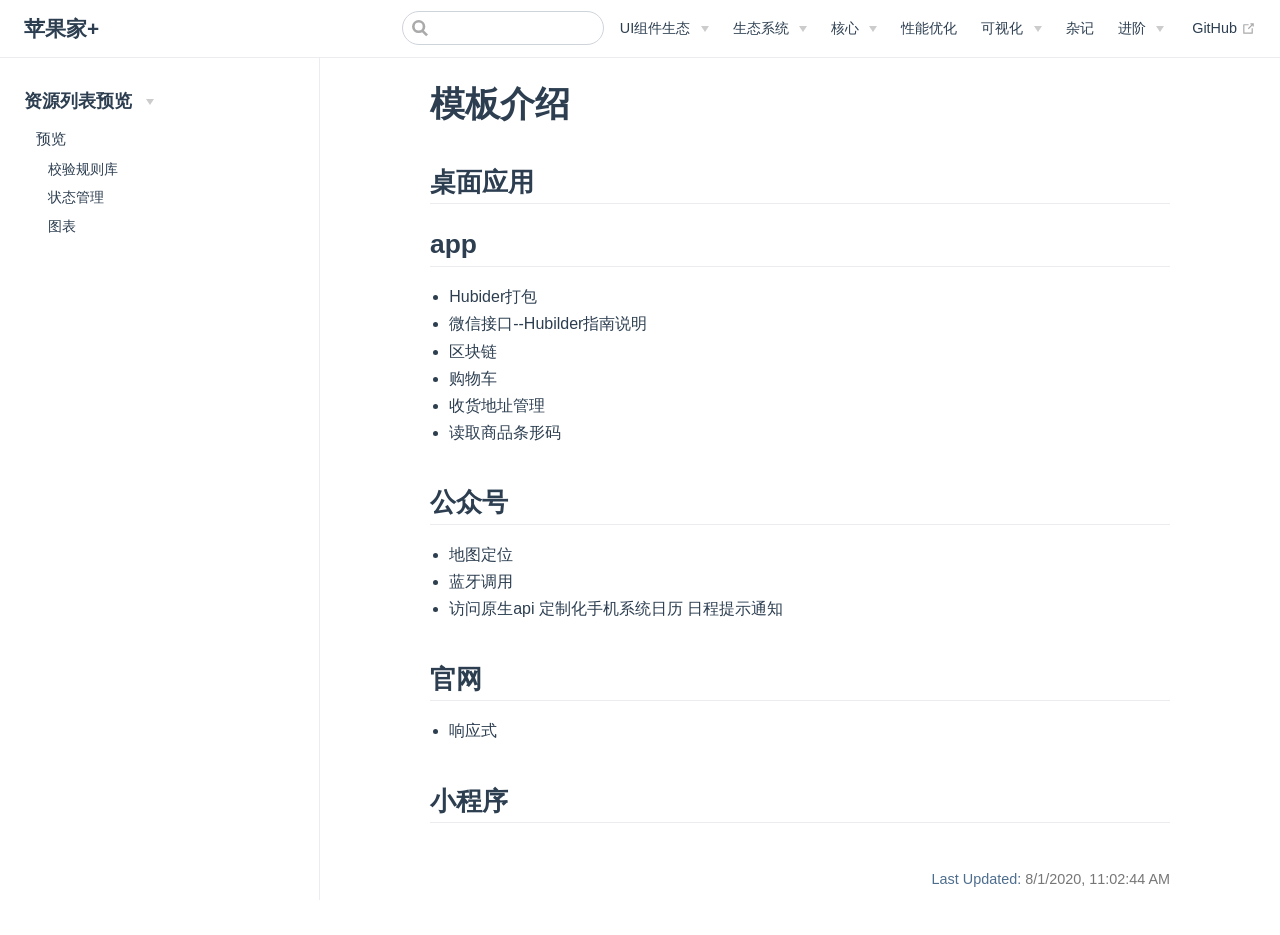
<file: ecology/inst.html>
<!DOCTYPE html>
<html lang="en-US">
  <head>
    <meta charset="utf-8">
    <meta name="viewport" content="width=device-width,initial-scale=1">
    <title>模板介绍 | 苹果家+</title>
    <meta name="generator" content="VuePress 1.5.4">
    
    <meta name="description" content="汇聚百川，终成江河">
    <link rel="preload" href="/assets/css/0.styles.470a3808.css" as="style"><link rel="preload" href="/assets/js/app.de1d81cd.js" as="script"><link rel="preload" href="/assets/js/2.c2305d67.js" as="script"><link rel="preload" href="/assets/js/38.4f3c72fa.js" as="script"><link rel="prefetch" href="/assets/js/10.ea7cb643.js"><link rel="prefetch" href="/assets/js/11.a11503fd.js"><link rel="prefetch" href="/assets/js/12.8f4b0af7.js"><link rel="prefetch" href="/assets/js/13.68a19f50.js"><link rel="prefetch" href="/assets/js/14.0bf1eb19.js"><link rel="prefetch" href="/assets/js/15.91626234.js"><link rel="prefetch" href="/assets/js/16.2b71a137.js"><link rel="prefetch" href="/assets/js/17.3b78bd93.js"><link rel="prefetch" href="/assets/js/18.b93534bb.js"><link rel="prefetch" href="/assets/js/19.98089146.js"><link rel="prefetch" href="/assets/js/20.597cf61a.js"><link rel="prefetch" href="/assets/js/21.230ef33e.js"><link rel="prefetch" href="/assets/js/22.6012955a.js"><link rel="prefetch" href="/assets/js/23.3b9e0fd2.js"><link rel="prefetch" href="/assets/js/24.535e2208.js"><link rel="prefetch" href="/assets/js/25.9d93ae40.js"><link rel="prefetch" href="/assets/js/26.e8c62349.js"><link rel="prefetch" href="/assets/js/27.aa40645a.js"><link rel="prefetch" href="/assets/js/28.15d65c15.js"><link rel="prefetch" href="/assets/js/29.3bf54ac5.js"><link rel="prefetch" href="/assets/js/3.9ada7847.js"><link rel="prefetch" href="/assets/js/30.9f88906b.js"><link rel="prefetch" href="/assets/js/31.f78e0c14.js"><link rel="prefetch" href="/assets/js/32.405ceaf7.js"><link rel="prefetch" href="/assets/js/33.89e28487.js"><link rel="prefetch" href="/assets/js/34.6b58d7cd.js"><link rel="prefetch" href="/assets/js/35.d689a4cf.js"><link rel="prefetch" href="/assets/js/36.6259c160.js"><link rel="prefetch" href="/assets/js/37.eb3afbbe.js"><link rel="prefetch" href="/assets/js/39.59401d97.js"><link rel="prefetch" href="/assets/js/4.9848ea20.js"><link rel="prefetch" href="/assets/js/40.e5127ddd.js"><link rel="prefetch" href="/assets/js/41.cde46c4f.js"><link rel="prefetch" href="/assets/js/42.5a987bae.js"><link rel="prefetch" href="/assets/js/43.ce2bbfd2.js"><link rel="prefetch" href="/assets/js/44.e58cef39.js"><link rel="prefetch" href="/assets/js/45.5bdd2afc.js"><link rel="prefetch" href="/assets/js/46.cd5722fb.js"><link rel="prefetch" href="/assets/js/47.3e3d0c14.js"><link rel="prefetch" href="/assets/js/48.05bea5d4.js"><link rel="prefetch" href="/assets/js/5.e6d11cb5.js"><link rel="prefetch" href="/assets/js/6.5451d423.js"><link rel="prefetch" href="/assets/js/7.37e814f9.js"><link rel="prefetch" href="/assets/js/8.2424fb21.js"><link rel="prefetch" href="/assets/js/9.3efe92d5.js">
    <link rel="stylesheet" href="/assets/css/0.styles.470a3808.css">
  </head>
  <body>
    <div id="app" data-server-rendered="true"><div class="theme-container"><header class="navbar"><div class="sidebar-button"><svg xmlns="http://www.w3.org/2000/svg" aria-hidden="true" role="img" viewBox="0 0 448 512" class="icon"><path fill="currentColor" d="M436 124H12c-6.627 0-12-5.373-12-12V80c0-6.627 5.373-12 12-12h424c6.627 0 12 5.373 12 12v32c0 6.627-5.373 12-12 12zm0 160H12c-6.627 0-12-5.373-12-12v-32c0-6.627 5.373-12 12-12h424c6.627 0 12 5.373 12 12v32c0 6.627-5.373 12-12 12zm0 160H12c-6.627 0-12-5.373-12-12v-32c0-6.627 5.373-12 12-12h424c6.627 0 12 5.373 12 12v32c0 6.627-5.373 12-12 12z"></path></svg></div> <a href="/" class="home-link router-link-active"><!----> <span class="site-name">苹果家+</span></a> <div class="links"><div class="search-box"><input aria-label="Search" autocomplete="off" spellcheck="false" value=""> <!----></div> <nav class="nav-links can-hide"><div class="nav-item"><div class="dropdown-wrapper"><button type="button" aria-label="UI组件生态" class="dropdown-title"><span class="title">UI组件生态</span> <span class="arrow down"></span></button> <button type="button" aria-label="UI组件生态" class="mobile-dropdown-title"><span class="title">UI组件生态</span> <span class="arrow right"></span></button> <ul class="nav-dropdown" style="display:none;"><li class="dropdown-item"><!----> <a href="/components/jg/button.html" class="nav-link">
  结构组件
</a></li><li class="dropdown-item"><!----> <a href="/components/yw/note.html" class="nav-link">
  业务组件
</a></li><li class="dropdown-item"><!----> <a href="/components/lc/note.html" class="nav-link">
  流程图组件
</a></li><li class="dropdown-item"><!----> <a href="/components/button.html" class="nav-link">
  地图组件
</a></li></ul></div></div><div class="nav-item"><div class="dropdown-wrapper"><button type="button" aria-label="生态系统" class="dropdown-title"><span class="title">生态系统</span> <span class="arrow down"></span></button> <button type="button" aria-label="生态系统" class="mobile-dropdown-title"><span class="title">生态系统</span> <span class="arrow right"></span></button> <ul class="nav-dropdown" style="display:none;"><li class="dropdown-item"><h4>
          项目
        </h4> <ul class="dropdown-subitem-wrapper"><li class="dropdown-subitem"><a href="/ecology/admin/vue.html" class="nav-link">
  ping-vue(简版vue)
</a></li><li class="dropdown-subitem"><a href="/ecology/admin/vue.html" class="nav-link">
  ping-react(简版react)
</a></li><li class="dropdown-subitem"><a href="/ecology/inst.html" aria-current="page" class="nav-link router-link-exact-active router-link-active">
  ping-offical-vue(响应式)
</a></li><li class="dropdown-subitem"><a href="/ecology/inst.html" aria-current="page" class="nav-link router-link-exact-active router-link-active">
  ping-xcx
</a></li><li class="dropdown-subitem"><a href="/ecology/inst.html" aria-current="page" class="nav-link router-link-exact-active router-link-active">
  H5商城
</a></li></ul></li><li class="dropdown-item"><h4>
          资源
        </h4> <ul class="dropdown-subitem-wrapper"><li class="dropdown-subitem"><a href="/components/jg/button.html" class="nav-link">
  UI库-vue
</a></li><li class="dropdown-subitem"><a href="/ecology/dev/devtools.html" class="nav-link">
  基础资源ping-base-lib
</a></li><li class="dropdown-subitem"><a href="/ecology/cli/cli.html" class="nav-link">
  pi(核心，自动化配置)
</a></li><li class="dropdown-subitem"><a href="/ecology/cli/cli.html" class="nav-link">
  脚手架ping-cli
</a></li><li class="dropdown-subitem"><a href="/ecology/webpack.html" class="nav-link">
  打包工具ping-webpack
</a></li><li class="dropdown-subitem"><a href="/ecology/schema.html" class="nav-link">
  校验库
</a></li><li class="dropdown-subitem"><a href="/ecology/schema.html" class="nav-link">
  状态管理
</a></li><li class="dropdown-subitem"><a href="/ecology/schema.html" class="nav-link">
  路由
</a></li><li class="dropdown-subitem"><a href="/ecology/schema.html" class="nav-link">
  日期
</a></li><li class="dropdown-subitem"><a href="/ecology/schema.html" class="nav-link">
  图表
</a></li><li class="dropdown-subitem"><a href="/ecology/schema.html" class="nav-link">
  地图
</a></li><li class="dropdown-subitem"><a href="/ecology/schema.html" class="nav-link">
  关系流程图
</a></li></ul></li></ul></div></div><div class="nav-item"><div class="dropdown-wrapper"><button type="button" aria-label="核心" class="dropdown-title"><span class="title">核心</span> <span class="arrow down"></span></button> <button type="button" aria-label="核心" class="mobile-dropdown-title"><span class="title">核心</span> <span class="arrow right"></span></button> <ul class="nav-dropdown" style="display:none;"><li class="dropdown-item"><!----> <a href="/Core/Api/base.html" class="nav-link">
  基础
</a></li><li class="dropdown-item"><!----> <a href="/Core/V8/base.html" class="nav-link">
  js(v8)引擎
</a></li><li class="dropdown-item"><!----> <a href="/Core/Achieve/base.html" class="nav-link">
  原理实现
</a></li><li class="dropdown-item"><!----> <a href="/Core/Vue/base.html" class="nav-link">
  Vue概记
</a></li><li class="dropdown-item"><!----> <a href="/Core/React/base.html" class="nav-link">
  React概记
</a></li><li class="dropdown-item"><!----> <a href="/Core/MyWebpack/base.html" class="nav-link">
  webpack
</a></li></ul></div></div><div class="nav-item"><a href="/xingneng/base.html" class="nav-link">
  性能优化
</a></div><div class="nav-item"><div class="dropdown-wrapper"><button type="button" aria-label="可视化" class="dropdown-title"><span class="title">可视化</span> <span class="arrow down"></span></button> <button type="button" aria-label="可视化" class="mobile-dropdown-title"><span class="title">可视化</span> <span class="arrow right"></span></button> <ul class="nav-dropdown" style="display:none;"><li class="dropdown-item"><!----> <a href="/Cansee/three.html" class="nav-link">
  three.js
</a></li><li class="dropdown-item"><!----> <a href="/Cansee/D3.html" class="nav-link">
  D3
</a></li></ul></div></div><div class="nav-item"><a href="/zaji/js/base.html" class="nav-link">
  杂记
</a></div><div class="nav-item"><div class="dropdown-wrapper"><button type="button" aria-label="进阶" class="dropdown-title"><span class="title">进阶</span> <span class="arrow down"></span></button> <button type="button" aria-label="进阶" class="mobile-dropdown-title"><span class="title">进阶</span> <span class="arrow right"></span></button> <ul class="nav-dropdown" style="display:none;"><li class="dropdown-item"><!----> <a href="/jingjie/sjjg.html" class="nav-link">
  数据结构
</a></li><li class="dropdown-item"><!----> <a href="/jingjie/suanfa/base.html" class="nav-link">
  算法
</a></li><li class="dropdown-item"><!----> <a href="/jingjie/base.html" class="nav-link">
  node
</a></li><li class="dropdown-item"><!----> <a href="/ecology/.html" class="nav-link">
  Linux
</a></li><li class="dropdown-item"><!----> <a href="/ecology/.html" class="nav-link">
  python
</a></li></ul></div></div> <a href="https://github.com/wsmjz" target="_blank" rel="noopener noreferrer" class="repo-link">
    GitHub
    <svg xmlns="http://www.w3.org/2000/svg" aria-hidden="true" x="0px" y="0px" viewBox="0 0 100 100" width="15" height="15" class="icon outbound"><path fill="currentColor" d="M18.8,85.1h56l0,0c2.2,0,4-1.8,4-4v-32h-8v28h-48v-48h28v-8h-32l0,0c-2.2,0-4,1.8-4,4v56C14.8,83.3,16.6,85.1,18.8,85.1z"></path> <polygon fill="currentColor" points="45.7,48.7 51.3,54.3 77.2,28.5 77.2,37.2 85.2,37.2 85.2,14.9 62.8,14.9 62.8,22.9 71.5,22.9"></polygon></svg></a></nav></div></header> <div class="sidebar-mask"></div> <aside class="sidebar"><nav class="nav-links"><div class="nav-item"><div class="dropdown-wrapper"><button type="button" aria-label="UI组件生态" class="dropdown-title"><span class="title">UI组件生态</span> <span class="arrow down"></span></button> <button type="button" aria-label="UI组件生态" class="mobile-dropdown-title"><span class="title">UI组件生态</span> <span class="arrow right"></span></button> <ul class="nav-dropdown" style="display:none;"><li class="dropdown-item"><!----> <a href="/components/jg/button.html" class="nav-link">
  结构组件
</a></li><li class="dropdown-item"><!----> <a href="/components/yw/note.html" class="nav-link">
  业务组件
</a></li><li class="dropdown-item"><!----> <a href="/components/lc/note.html" class="nav-link">
  流程图组件
</a></li><li class="dropdown-item"><!----> <a href="/components/button.html" class="nav-link">
  地图组件
</a></li></ul></div></div><div class="nav-item"><div class="dropdown-wrapper"><button type="button" aria-label="生态系统" class="dropdown-title"><span class="title">生态系统</span> <span class="arrow down"></span></button> <button type="button" aria-label="生态系统" class="mobile-dropdown-title"><span class="title">生态系统</span> <span class="arrow right"></span></button> <ul class="nav-dropdown" style="display:none;"><li class="dropdown-item"><h4>
          项目
        </h4> <ul class="dropdown-subitem-wrapper"><li class="dropdown-subitem"><a href="/ecology/admin/vue.html" class="nav-link">
  ping-vue(简版vue)
</a></li><li class="dropdown-subitem"><a href="/ecology/admin/vue.html" class="nav-link">
  ping-react(简版react)
</a></li><li class="dropdown-subitem"><a href="/ecology/inst.html" aria-current="page" class="nav-link router-link-exact-active router-link-active">
  ping-offical-vue(响应式)
</a></li><li class="dropdown-subitem"><a href="/ecology/inst.html" aria-current="page" class="nav-link router-link-exact-active router-link-active">
  ping-xcx
</a></li><li class="dropdown-subitem"><a href="/ecology/inst.html" aria-current="page" class="nav-link router-link-exact-active router-link-active">
  H5商城
</a></li></ul></li><li class="dropdown-item"><h4>
          资源
        </h4> <ul class="dropdown-subitem-wrapper"><li class="dropdown-subitem"><a href="/components/jg/button.html" class="nav-link">
  UI库-vue
</a></li><li class="dropdown-subitem"><a href="/ecology/dev/devtools.html" class="nav-link">
  基础资源ping-base-lib
</a></li><li class="dropdown-subitem"><a href="/ecology/cli/cli.html" class="nav-link">
  pi(核心，自动化配置)
</a></li><li class="dropdown-subitem"><a href="/ecology/cli/cli.html" class="nav-link">
  脚手架ping-cli
</a></li><li class="dropdown-subitem"><a href="/ecology/webpack.html" class="nav-link">
  打包工具ping-webpack
</a></li><li class="dropdown-subitem"><a href="/ecology/schema.html" class="nav-link">
  校验库
</a></li><li class="dropdown-subitem"><a href="/ecology/schema.html" class="nav-link">
  状态管理
</a></li><li class="dropdown-subitem"><a href="/ecology/schema.html" class="nav-link">
  路由
</a></li><li class="dropdown-subitem"><a href="/ecology/schema.html" class="nav-link">
  日期
</a></li><li class="dropdown-subitem"><a href="/ecology/schema.html" class="nav-link">
  图表
</a></li><li class="dropdown-subitem"><a href="/ecology/schema.html" class="nav-link">
  地图
</a></li><li class="dropdown-subitem"><a href="/ecology/schema.html" class="nav-link">
  关系流程图
</a></li></ul></li></ul></div></div><div class="nav-item"><div class="dropdown-wrapper"><button type="button" aria-label="核心" class="dropdown-title"><span class="title">核心</span> <span class="arrow down"></span></button> <button type="button" aria-label="核心" class="mobile-dropdown-title"><span class="title">核心</span> <span class="arrow right"></span></button> <ul class="nav-dropdown" style="display:none;"><li class="dropdown-item"><!----> <a href="/Core/Api/base.html" class="nav-link">
  基础
</a></li><li class="dropdown-item"><!----> <a href="/Core/V8/base.html" class="nav-link">
  js(v8)引擎
</a></li><li class="dropdown-item"><!----> <a href="/Core/Achieve/base.html" class="nav-link">
  原理实现
</a></li><li class="dropdown-item"><!----> <a href="/Core/Vue/base.html" class="nav-link">
  Vue概记
</a></li><li class="dropdown-item"><!----> <a href="/Core/React/base.html" class="nav-link">
  React概记
</a></li><li class="dropdown-item"><!----> <a href="/Core/MyWebpack/base.html" class="nav-link">
  webpack
</a></li></ul></div></div><div class="nav-item"><a href="/xingneng/base.html" class="nav-link">
  性能优化
</a></div><div class="nav-item"><div class="dropdown-wrapper"><button type="button" aria-label="可视化" class="dropdown-title"><span class="title">可视化</span> <span class="arrow down"></span></button> <button type="button" aria-label="可视化" class="mobile-dropdown-title"><span class="title">可视化</span> <span class="arrow right"></span></button> <ul class="nav-dropdown" style="display:none;"><li class="dropdown-item"><!----> <a href="/Cansee/three.html" class="nav-link">
  three.js
</a></li><li class="dropdown-item"><!----> <a href="/Cansee/D3.html" class="nav-link">
  D3
</a></li></ul></div></div><div class="nav-item"><a href="/zaji/js/base.html" class="nav-link">
  杂记
</a></div><div class="nav-item"><div class="dropdown-wrapper"><button type="button" aria-label="进阶" class="dropdown-title"><span class="title">进阶</span> <span class="arrow down"></span></button> <button type="button" aria-label="进阶" class="mobile-dropdown-title"><span class="title">进阶</span> <span class="arrow right"></span></button> <ul class="nav-dropdown" style="display:none;"><li class="dropdown-item"><!----> <a href="/jingjie/sjjg.html" class="nav-link">
  数据结构
</a></li><li class="dropdown-item"><!----> <a href="/jingjie/suanfa/base.html" class="nav-link">
  算法
</a></li><li class="dropdown-item"><!----> <a href="/jingjie/base.html" class="nav-link">
  node
</a></li><li class="dropdown-item"><!----> <a href="/ecology/.html" class="nav-link">
  Linux
</a></li><li class="dropdown-item"><!----> <a href="/ecology/.html" class="nav-link">
  python
</a></li></ul></div></div> <a href="https://github.com/wsmjz" target="_blank" rel="noopener noreferrer" class="repo-link">
    GitHub
    <svg xmlns="http://www.w3.org/2000/svg" aria-hidden="true" x="0px" y="0px" viewBox="0 0 100 100" width="15" height="15" class="icon outbound"><path fill="currentColor" d="M18.8,85.1h56l0,0c2.2,0,4-1.8,4-4v-32h-8v28h-48v-48h28v-8h-32l0,0c-2.2,0-4,1.8-4,4v56C14.8,83.3,16.6,85.1,18.8,85.1z"></path> <polygon fill="currentColor" points="45.7,48.7 51.3,54.3 77.2,28.5 77.2,37.2 85.2,37.2 85.2,14.9 62.8,14.9 62.8,22.9 71.5,22.9"></polygon></svg></a></nav>  <ul class="sidebar-links"><li><section class="sidebar-group collapsable depth-0"><p class="sidebar-heading open"><span>资源列表预览</span> <span class="arrow down"></span></p> <ul class="sidebar-links sidebar-group-items"><li><a href="/ecology/schema.html" class="sidebar-link">预览</a><ul class="sidebar-sub-headers"><li class="sidebar-sub-header"><a href="/ecology/schema.html#校验规则库" class="sidebar-link">校验规则库</a></li><li class="sidebar-sub-header"><a href="/ecology/schema.html#状态管理" class="sidebar-link">状态管理</a></li><li class="sidebar-sub-header"><a href="/ecology/schema.html#图表" class="sidebar-link">图表</a></li></ul></li></ul></section></li></ul> </aside> <main class="page"> <div class="theme-default-content content__default"><h1 id="模板介绍"><a href="#模板介绍" class="header-anchor">#</a> 模板介绍</h1> <h2 id="桌面应用"><a href="#桌面应用" class="header-anchor">#</a> 桌面应用</h2> <h2 id="app"><a href="#app" class="header-anchor">#</a> app</h2> <ul><li>Hubider打包</li> <li>微信接口--Hubilder指南说明</li> <li>区块链</li> <li>购物车</li> <li>收货地址管理</li> <li>读取商品条形码</li></ul> <h2 id="公众号"><a href="#公众号" class="header-anchor">#</a> 公众号</h2> <ul><li>地图定位</li> <li>蓝牙调用</li> <li>访问原生api 定制化手机系统日历 日程提示通知</li></ul> <h2 id="官网"><a href="#官网" class="header-anchor">#</a> 官网</h2> <ul><li>响应式</li></ul> <h2 id="小程序"><a href="#小程序" class="header-anchor">#</a> 小程序</h2></div> <footer class="page-edit"><!----> <div class="last-updated"><span class="prefix">Last Updated:</span> <span class="time">8/1/2020, 11:02:44 AM</span></div></footer> <!----> </main></div><div class="global-ui"></div></div>
    <script src="/assets/js/app.de1d81cd.js" defer></script><script src="/assets/js/2.c2305d67.js" defer></script><script src="/assets/js/38.4f3c72fa.js" defer></script>
  </body>
</html>
</file>
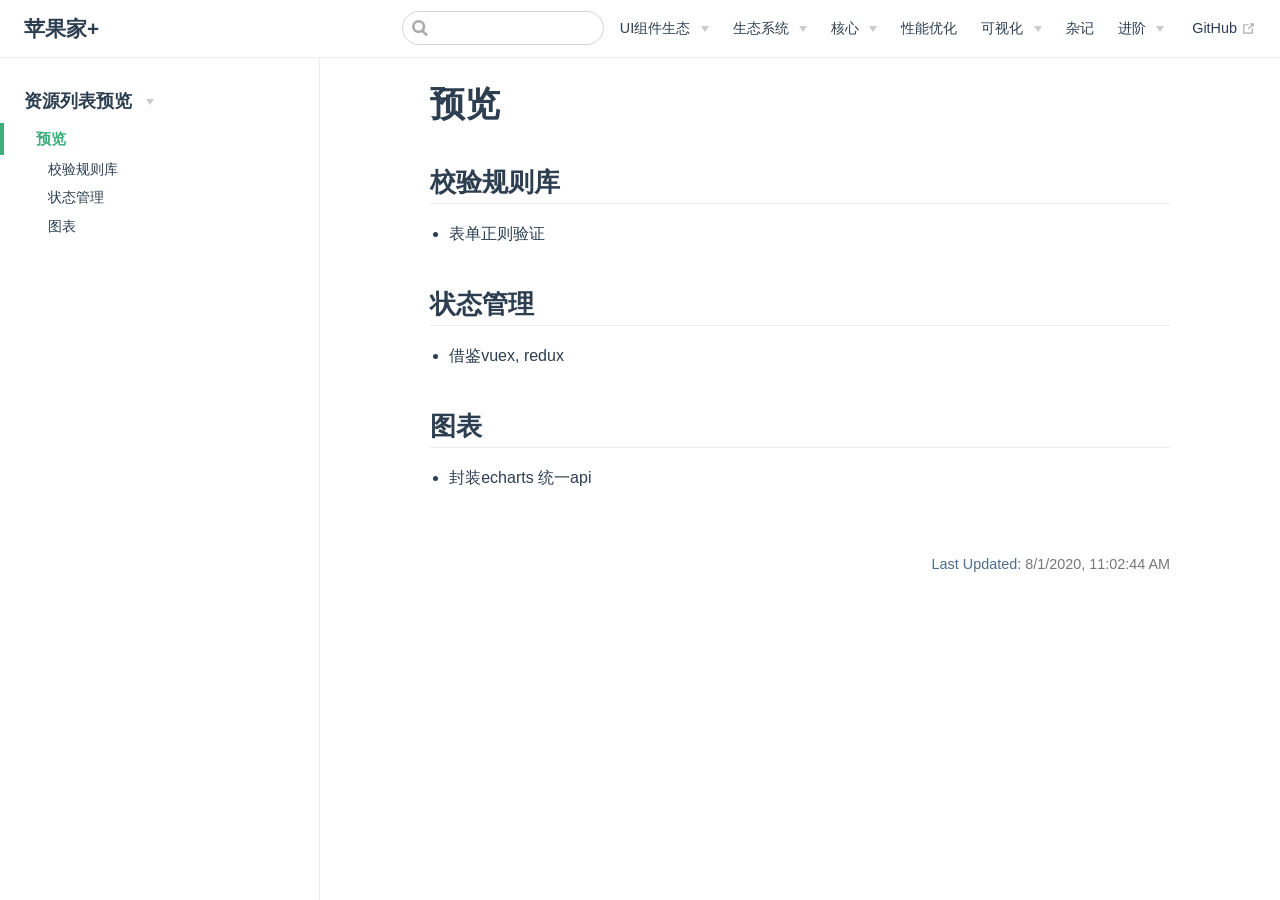
<file: ecology/schema.html>
<!DOCTYPE html>
<html lang="en-US">
  <head>
    <meta charset="utf-8">
    <meta name="viewport" content="width=device-width,initial-scale=1">
    <title>预览 | 苹果家+</title>
    <meta name="generator" content="VuePress 1.5.4">
    
    <meta name="description" content="汇聚百川，终成江河">
    <link rel="preload" href="/assets/css/0.styles.470a3808.css" as="style"><link rel="preload" href="/assets/js/app.de1d81cd.js" as="script"><link rel="preload" href="/assets/js/2.c2305d67.js" as="script"><link rel="preload" href="/assets/js/39.59401d97.js" as="script"><link rel="prefetch" href="/assets/js/10.ea7cb643.js"><link rel="prefetch" href="/assets/js/11.a11503fd.js"><link rel="prefetch" href="/assets/js/12.8f4b0af7.js"><link rel="prefetch" href="/assets/js/13.68a19f50.js"><link rel="prefetch" href="/assets/js/14.0bf1eb19.js"><link rel="prefetch" href="/assets/js/15.91626234.js"><link rel="prefetch" href="/assets/js/16.2b71a137.js"><link rel="prefetch" href="/assets/js/17.3b78bd93.js"><link rel="prefetch" href="/assets/js/18.b93534bb.js"><link rel="prefetch" href="/assets/js/19.98089146.js"><link rel="prefetch" href="/assets/js/20.597cf61a.js"><link rel="prefetch" href="/assets/js/21.230ef33e.js"><link rel="prefetch" href="/assets/js/22.6012955a.js"><link rel="prefetch" href="/assets/js/23.3b9e0fd2.js"><link rel="prefetch" href="/assets/js/24.535e2208.js"><link rel="prefetch" href="/assets/js/25.9d93ae40.js"><link rel="prefetch" href="/assets/js/26.e8c62349.js"><link rel="prefetch" href="/assets/js/27.aa40645a.js"><link rel="prefetch" href="/assets/js/28.15d65c15.js"><link rel="prefetch" href="/assets/js/29.3bf54ac5.js"><link rel="prefetch" href="/assets/js/3.9ada7847.js"><link rel="prefetch" href="/assets/js/30.9f88906b.js"><link rel="prefetch" href="/assets/js/31.f78e0c14.js"><link rel="prefetch" href="/assets/js/32.405ceaf7.js"><link rel="prefetch" href="/assets/js/33.89e28487.js"><link rel="prefetch" href="/assets/js/34.6b58d7cd.js"><link rel="prefetch" href="/assets/js/35.d689a4cf.js"><link rel="prefetch" href="/assets/js/36.6259c160.js"><link rel="prefetch" href="/assets/js/37.eb3afbbe.js"><link rel="prefetch" href="/assets/js/38.4f3c72fa.js"><link rel="prefetch" href="/assets/js/4.9848ea20.js"><link rel="prefetch" href="/assets/js/40.e5127ddd.js"><link rel="prefetch" href="/assets/js/41.cde46c4f.js"><link rel="prefetch" href="/assets/js/42.5a987bae.js"><link rel="prefetch" href="/assets/js/43.ce2bbfd2.js"><link rel="prefetch" href="/assets/js/44.e58cef39.js"><link rel="prefetch" href="/assets/js/45.5bdd2afc.js"><link rel="prefetch" href="/assets/js/46.cd5722fb.js"><link rel="prefetch" href="/assets/js/47.3e3d0c14.js"><link rel="prefetch" href="/assets/js/48.05bea5d4.js"><link rel="prefetch" href="/assets/js/5.e6d11cb5.js"><link rel="prefetch" href="/assets/js/6.5451d423.js"><link rel="prefetch" href="/assets/js/7.37e814f9.js"><link rel="prefetch" href="/assets/js/8.2424fb21.js"><link rel="prefetch" href="/assets/js/9.3efe92d5.js">
    <link rel="stylesheet" href="/assets/css/0.styles.470a3808.css">
  </head>
  <body>
    <div id="app" data-server-rendered="true"><div class="theme-container"><header class="navbar"><div class="sidebar-button"><svg xmlns="http://www.w3.org/2000/svg" aria-hidden="true" role="img" viewBox="0 0 448 512" class="icon"><path fill="currentColor" d="M436 124H12c-6.627 0-12-5.373-12-12V80c0-6.627 5.373-12 12-12h424c6.627 0 12 5.373 12 12v32c0 6.627-5.373 12-12 12zm0 160H12c-6.627 0-12-5.373-12-12v-32c0-6.627 5.373-12 12-12h424c6.627 0 12 5.373 12 12v32c0 6.627-5.373 12-12 12zm0 160H12c-6.627 0-12-5.373-12-12v-32c0-6.627 5.373-12 12-12h424c6.627 0 12 5.373 12 12v32c0 6.627-5.373 12-12 12z"></path></svg></div> <a href="/" class="home-link router-link-active"><!----> <span class="site-name">苹果家+</span></a> <div class="links"><div class="search-box"><input aria-label="Search" autocomplete="off" spellcheck="false" value=""> <!----></div> <nav class="nav-links can-hide"><div class="nav-item"><div class="dropdown-wrapper"><button type="button" aria-label="UI组件生态" class="dropdown-title"><span class="title">UI组件生态</span> <span class="arrow down"></span></button> <button type="button" aria-label="UI组件生态" class="mobile-dropdown-title"><span class="title">UI组件生态</span> <span class="arrow right"></span></button> <ul class="nav-dropdown" style="display:none;"><li class="dropdown-item"><!----> <a href="/components/jg/button.html" class="nav-link">
  结构组件
</a></li><li class="dropdown-item"><!----> <a href="/components/yw/note.html" class="nav-link">
  业务组件
</a></li><li class="dropdown-item"><!----> <a href="/components/lc/note.html" class="nav-link">
  流程图组件
</a></li><li class="dropdown-item"><!----> <a href="/components/button.html" class="nav-link">
  地图组件
</a></li></ul></div></div><div class="nav-item"><div class="dropdown-wrapper"><button type="button" aria-label="生态系统" class="dropdown-title"><span class="title">生态系统</span> <span class="arrow down"></span></button> <button type="button" aria-label="生态系统" class="mobile-dropdown-title"><span class="title">生态系统</span> <span class="arrow right"></span></button> <ul class="nav-dropdown" style="display:none;"><li class="dropdown-item"><h4>
          项目
        </h4> <ul class="dropdown-subitem-wrapper"><li class="dropdown-subitem"><a href="/ecology/admin/vue.html" class="nav-link">
  ping-vue(简版vue)
</a></li><li class="dropdown-subitem"><a href="/ecology/admin/vue.html" class="nav-link">
  ping-react(简版react)
</a></li><li class="dropdown-subitem"><a href="/ecology/inst.html" class="nav-link">
  ping-offical-vue(响应式)
</a></li><li class="dropdown-subitem"><a href="/ecology/inst.html" class="nav-link">
  ping-xcx
</a></li><li class="dropdown-subitem"><a href="/ecology/inst.html" class="nav-link">
  H5商城
</a></li></ul></li><li class="dropdown-item"><h4>
          资源
        </h4> <ul class="dropdown-subitem-wrapper"><li class="dropdown-subitem"><a href="/components/jg/button.html" class="nav-link">
  UI库-vue
</a></li><li class="dropdown-subitem"><a href="/ecology/dev/devtools.html" class="nav-link">
  基础资源ping-base-lib
</a></li><li class="dropdown-subitem"><a href="/ecology/cli/cli.html" class="nav-link">
  pi(核心，自动化配置)
</a></li><li class="dropdown-subitem"><a href="/ecology/cli/cli.html" class="nav-link">
  脚手架ping-cli
</a></li><li class="dropdown-subitem"><a href="/ecology/webpack.html" class="nav-link">
  打包工具ping-webpack
</a></li><li class="dropdown-subitem"><a href="/ecology/schema.html" aria-current="page" class="nav-link router-link-exact-active router-link-active">
  校验库
</a></li><li class="dropdown-subitem"><a href="/ecology/schema.html" aria-current="page" class="nav-link router-link-exact-active router-link-active">
  状态管理
</a></li><li class="dropdown-subitem"><a href="/ecology/schema.html" aria-current="page" class="nav-link router-link-exact-active router-link-active">
  路由
</a></li><li class="dropdown-subitem"><a href="/ecology/schema.html" aria-current="page" class="nav-link router-link-exact-active router-link-active">
  日期
</a></li><li class="dropdown-subitem"><a href="/ecology/schema.html" aria-current="page" class="nav-link router-link-exact-active router-link-active">
  图表
</a></li><li class="dropdown-subitem"><a href="/ecology/schema.html" aria-current="page" class="nav-link router-link-exact-active router-link-active">
  地图
</a></li><li class="dropdown-subitem"><a href="/ecology/schema.html" aria-current="page" class="nav-link router-link-exact-active router-link-active">
  关系流程图
</a></li></ul></li></ul></div></div><div class="nav-item"><div class="dropdown-wrapper"><button type="button" aria-label="核心" class="dropdown-title"><span class="title">核心</span> <span class="arrow down"></span></button> <button type="button" aria-label="核心" class="mobile-dropdown-title"><span class="title">核心</span> <span class="arrow right"></span></button> <ul class="nav-dropdown" style="display:none;"><li class="dropdown-item"><!----> <a href="/Core/Api/base.html" class="nav-link">
  基础
</a></li><li class="dropdown-item"><!----> <a href="/Core/V8/base.html" class="nav-link">
  js(v8)引擎
</a></li><li class="dropdown-item"><!----> <a href="/Core/Achieve/base.html" class="nav-link">
  原理实现
</a></li><li class="dropdown-item"><!----> <a href="/Core/Vue/base.html" class="nav-link">
  Vue概记
</a></li><li class="dropdown-item"><!----> <a href="/Core/React/base.html" class="nav-link">
  React概记
</a></li><li class="dropdown-item"><!----> <a href="/Core/MyWebpack/base.html" class="nav-link">
  webpack
</a></li></ul></div></div><div class="nav-item"><a href="/xingneng/base.html" class="nav-link">
  性能优化
</a></div><div class="nav-item"><div class="dropdown-wrapper"><button type="button" aria-label="可视化" class="dropdown-title"><span class="title">可视化</span> <span class="arrow down"></span></button> <button type="button" aria-label="可视化" class="mobile-dropdown-title"><span class="title">可视化</span> <span class="arrow right"></span></button> <ul class="nav-dropdown" style="display:none;"><li class="dropdown-item"><!----> <a href="/Cansee/three.html" class="nav-link">
  three.js
</a></li><li class="dropdown-item"><!----> <a href="/Cansee/D3.html" class="nav-link">
  D3
</a></li></ul></div></div><div class="nav-item"><a href="/zaji/js/base.html" class="nav-link">
  杂记
</a></div><div class="nav-item"><div class="dropdown-wrapper"><button type="button" aria-label="进阶" class="dropdown-title"><span class="title">进阶</span> <span class="arrow down"></span></button> <button type="button" aria-label="进阶" class="mobile-dropdown-title"><span class="title">进阶</span> <span class="arrow right"></span></button> <ul class="nav-dropdown" style="display:none;"><li class="dropdown-item"><!----> <a href="/jingjie/sjjg.html" class="nav-link">
  数据结构
</a></li><li class="dropdown-item"><!----> <a href="/jingjie/suanfa/base.html" class="nav-link">
  算法
</a></li><li class="dropdown-item"><!----> <a href="/jingjie/base.html" class="nav-link">
  node
</a></li><li class="dropdown-item"><!----> <a href="/ecology/.html" class="nav-link">
  Linux
</a></li><li class="dropdown-item"><!----> <a href="/ecology/.html" class="nav-link">
  python
</a></li></ul></div></div> <a href="https://github.com/wsmjz" target="_blank" rel="noopener noreferrer" class="repo-link">
    GitHub
    <svg xmlns="http://www.w3.org/2000/svg" aria-hidden="true" x="0px" y="0px" viewBox="0 0 100 100" width="15" height="15" class="icon outbound"><path fill="currentColor" d="M18.8,85.1h56l0,0c2.2,0,4-1.8,4-4v-32h-8v28h-48v-48h28v-8h-32l0,0c-2.2,0-4,1.8-4,4v56C14.8,83.3,16.6,85.1,18.8,85.1z"></path> <polygon fill="currentColor" points="45.7,48.7 51.3,54.3 77.2,28.5 77.2,37.2 85.2,37.2 85.2,14.9 62.8,14.9 62.8,22.9 71.5,22.9"></polygon></svg></a></nav></div></header> <div class="sidebar-mask"></div> <aside class="sidebar"><nav class="nav-links"><div class="nav-item"><div class="dropdown-wrapper"><button type="button" aria-label="UI组件生态" class="dropdown-title"><span class="title">UI组件生态</span> <span class="arrow down"></span></button> <button type="button" aria-label="UI组件生态" class="mobile-dropdown-title"><span class="title">UI组件生态</span> <span class="arrow right"></span></button> <ul class="nav-dropdown" style="display:none;"><li class="dropdown-item"><!----> <a href="/components/jg/button.html" class="nav-link">
  结构组件
</a></li><li class="dropdown-item"><!----> <a href="/components/yw/note.html" class="nav-link">
  业务组件
</a></li><li class="dropdown-item"><!----> <a href="/components/lc/note.html" class="nav-link">
  流程图组件
</a></li><li class="dropdown-item"><!----> <a href="/components/button.html" class="nav-link">
  地图组件
</a></li></ul></div></div><div class="nav-item"><div class="dropdown-wrapper"><button type="button" aria-label="生态系统" class="dropdown-title"><span class="title">生态系统</span> <span class="arrow down"></span></button> <button type="button" aria-label="生态系统" class="mobile-dropdown-title"><span class="title">生态系统</span> <span class="arrow right"></span></button> <ul class="nav-dropdown" style="display:none;"><li class="dropdown-item"><h4>
          项目
        </h4> <ul class="dropdown-subitem-wrapper"><li class="dropdown-subitem"><a href="/ecology/admin/vue.html" class="nav-link">
  ping-vue(简版vue)
</a></li><li class="dropdown-subitem"><a href="/ecology/admin/vue.html" class="nav-link">
  ping-react(简版react)
</a></li><li class="dropdown-subitem"><a href="/ecology/inst.html" class="nav-link">
  ping-offical-vue(响应式)
</a></li><li class="dropdown-subitem"><a href="/ecology/inst.html" class="nav-link">
  ping-xcx
</a></li><li class="dropdown-subitem"><a href="/ecology/inst.html" class="nav-link">
  H5商城
</a></li></ul></li><li class="dropdown-item"><h4>
          资源
        </h4> <ul class="dropdown-subitem-wrapper"><li class="dropdown-subitem"><a href="/components/jg/button.html" class="nav-link">
  UI库-vue
</a></li><li class="dropdown-subitem"><a href="/ecology/dev/devtools.html" class="nav-link">
  基础资源ping-base-lib
</a></li><li class="dropdown-subitem"><a href="/ecology/cli/cli.html" class="nav-link">
  pi(核心，自动化配置)
</a></li><li class="dropdown-subitem"><a href="/ecology/cli/cli.html" class="nav-link">
  脚手架ping-cli
</a></li><li class="dropdown-subitem"><a href="/ecology/webpack.html" class="nav-link">
  打包工具ping-webpack
</a></li><li class="dropdown-subitem"><a href="/ecology/schema.html" aria-current="page" class="nav-link router-link-exact-active router-link-active">
  校验库
</a></li><li class="dropdown-subitem"><a href="/ecology/schema.html" aria-current="page" class="nav-link router-link-exact-active router-link-active">
  状态管理
</a></li><li class="dropdown-subitem"><a href="/ecology/schema.html" aria-current="page" class="nav-link router-link-exact-active router-link-active">
  路由
</a></li><li class="dropdown-subitem"><a href="/ecology/schema.html" aria-current="page" class="nav-link router-link-exact-active router-link-active">
  日期
</a></li><li class="dropdown-subitem"><a href="/ecology/schema.html" aria-current="page" class="nav-link router-link-exact-active router-link-active">
  图表
</a></li><li class="dropdown-subitem"><a href="/ecology/schema.html" aria-current="page" class="nav-link router-link-exact-active router-link-active">
  地图
</a></li><li class="dropdown-subitem"><a href="/ecology/schema.html" aria-current="page" class="nav-link router-link-exact-active router-link-active">
  关系流程图
</a></li></ul></li></ul></div></div><div class="nav-item"><div class="dropdown-wrapper"><button type="button" aria-label="核心" class="dropdown-title"><span class="title">核心</span> <span class="arrow down"></span></button> <button type="button" aria-label="核心" class="mobile-dropdown-title"><span class="title">核心</span> <span class="arrow right"></span></button> <ul class="nav-dropdown" style="display:none;"><li class="dropdown-item"><!----> <a href="/Core/Api/base.html" class="nav-link">
  基础
</a></li><li class="dropdown-item"><!----> <a href="/Core/V8/base.html" class="nav-link">
  js(v8)引擎
</a></li><li class="dropdown-item"><!----> <a href="/Core/Achieve/base.html" class="nav-link">
  原理实现
</a></li><li class="dropdown-item"><!----> <a href="/Core/Vue/base.html" class="nav-link">
  Vue概记
</a></li><li class="dropdown-item"><!----> <a href="/Core/React/base.html" class="nav-link">
  React概记
</a></li><li class="dropdown-item"><!----> <a href="/Core/MyWebpack/base.html" class="nav-link">
  webpack
</a></li></ul></div></div><div class="nav-item"><a href="/xingneng/base.html" class="nav-link">
  性能优化
</a></div><div class="nav-item"><div class="dropdown-wrapper"><button type="button" aria-label="可视化" class="dropdown-title"><span class="title">可视化</span> <span class="arrow down"></span></button> <button type="button" aria-label="可视化" class="mobile-dropdown-title"><span class="title">可视化</span> <span class="arrow right"></span></button> <ul class="nav-dropdown" style="display:none;"><li class="dropdown-item"><!----> <a href="/Cansee/three.html" class="nav-link">
  three.js
</a></li><li class="dropdown-item"><!----> <a href="/Cansee/D3.html" class="nav-link">
  D3
</a></li></ul></div></div><div class="nav-item"><a href="/zaji/js/base.html" class="nav-link">
  杂记
</a></div><div class="nav-item"><div class="dropdown-wrapper"><button type="button" aria-label="进阶" class="dropdown-title"><span class="title">进阶</span> <span class="arrow down"></span></button> <button type="button" aria-label="进阶" class="mobile-dropdown-title"><span class="title">进阶</span> <span class="arrow right"></span></button> <ul class="nav-dropdown" style="display:none;"><li class="dropdown-item"><!----> <a href="/jingjie/sjjg.html" class="nav-link">
  数据结构
</a></li><li class="dropdown-item"><!----> <a href="/jingjie/suanfa/base.html" class="nav-link">
  算法
</a></li><li class="dropdown-item"><!----> <a href="/jingjie/base.html" class="nav-link">
  node
</a></li><li class="dropdown-item"><!----> <a href="/ecology/.html" class="nav-link">
  Linux
</a></li><li class="dropdown-item"><!----> <a href="/ecology/.html" class="nav-link">
  python
</a></li></ul></div></div> <a href="https://github.com/wsmjz" target="_blank" rel="noopener noreferrer" class="repo-link">
    GitHub
    <svg xmlns="http://www.w3.org/2000/svg" aria-hidden="true" x="0px" y="0px" viewBox="0 0 100 100" width="15" height="15" class="icon outbound"><path fill="currentColor" d="M18.8,85.1h56l0,0c2.2,0,4-1.8,4-4v-32h-8v28h-48v-48h28v-8h-32l0,0c-2.2,0-4,1.8-4,4v56C14.8,83.3,16.6,85.1,18.8,85.1z"></path> <polygon fill="currentColor" points="45.7,48.7 51.3,54.3 77.2,28.5 77.2,37.2 85.2,37.2 85.2,14.9 62.8,14.9 62.8,22.9 71.5,22.9"></polygon></svg></a></nav>  <ul class="sidebar-links"><li><section class="sidebar-group collapsable depth-0"><p class="sidebar-heading open"><span>资源列表预览</span> <span class="arrow down"></span></p> <ul class="sidebar-links sidebar-group-items"><li><a href="/ecology/schema.html" aria-current="page" class="active sidebar-link">预览</a><ul class="sidebar-sub-headers"><li class="sidebar-sub-header"><a href="/ecology/schema.html#校验规则库" class="sidebar-link">校验规则库</a></li><li class="sidebar-sub-header"><a href="/ecology/schema.html#状态管理" class="sidebar-link">状态管理</a></li><li class="sidebar-sub-header"><a href="/ecology/schema.html#图表" class="sidebar-link">图表</a></li></ul></li></ul></section></li></ul> </aside> <main class="page"> <div class="theme-default-content content__default"><h1 id="预览"><a href="#预览" class="header-anchor">#</a> 预览</h1> <h2 id="校验规则库"><a href="#校验规则库" class="header-anchor">#</a> 校验规则库</h2> <ul><li>表单正则验证</li></ul> <h2 id="状态管理"><a href="#状态管理" class="header-anchor">#</a> 状态管理</h2> <ul><li>借鉴vuex, redux</li></ul> <h2 id="图表"><a href="#图表" class="header-anchor">#</a> 图表</h2> <ul><li>封装echarts 统一api</li></ul></div> <footer class="page-edit"><!----> <div class="last-updated"><span class="prefix">Last Updated:</span> <span class="time">8/1/2020, 11:02:44 AM</span></div></footer> <!----> </main></div><div class="global-ui"></div></div>
    <script src="/assets/js/app.de1d81cd.js" defer></script><script src="/assets/js/2.c2305d67.js" defer></script><script src="/assets/js/39.59401d97.js" defer></script>
  </body>
</html>
</file>
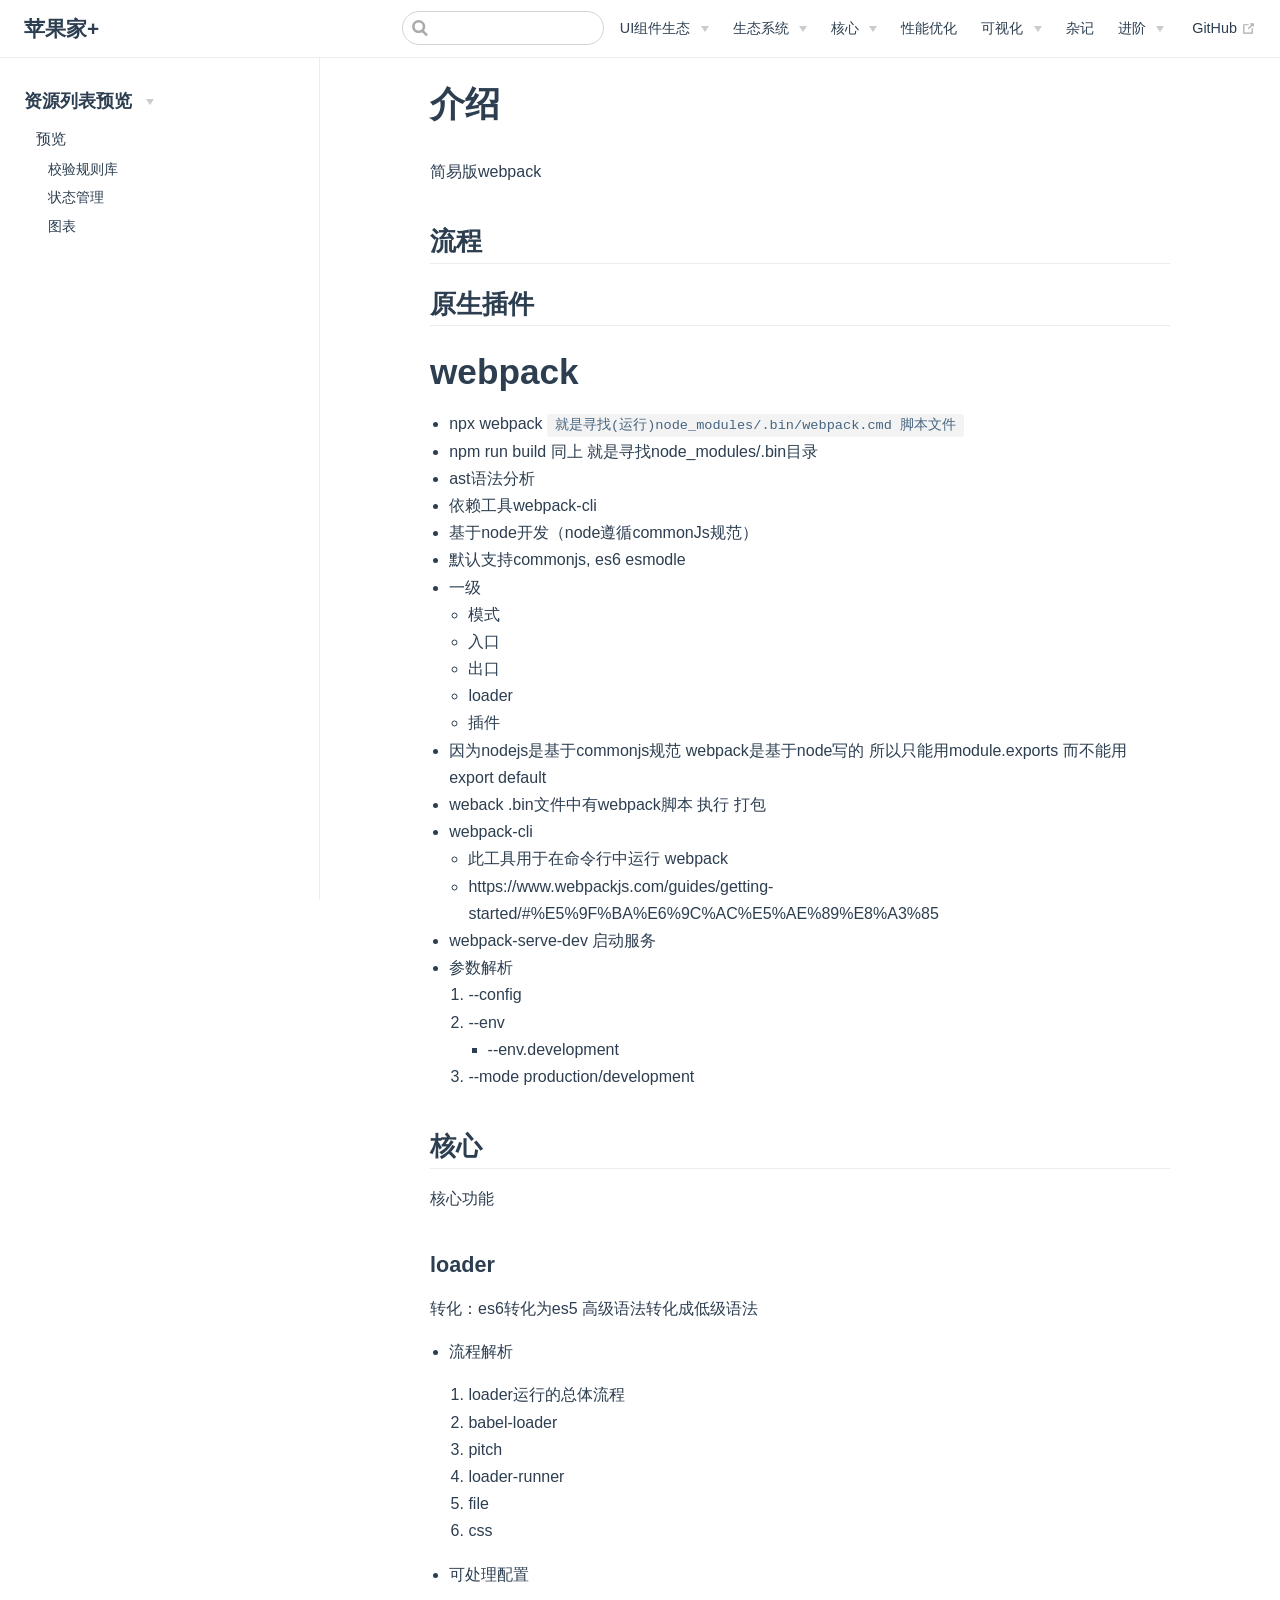
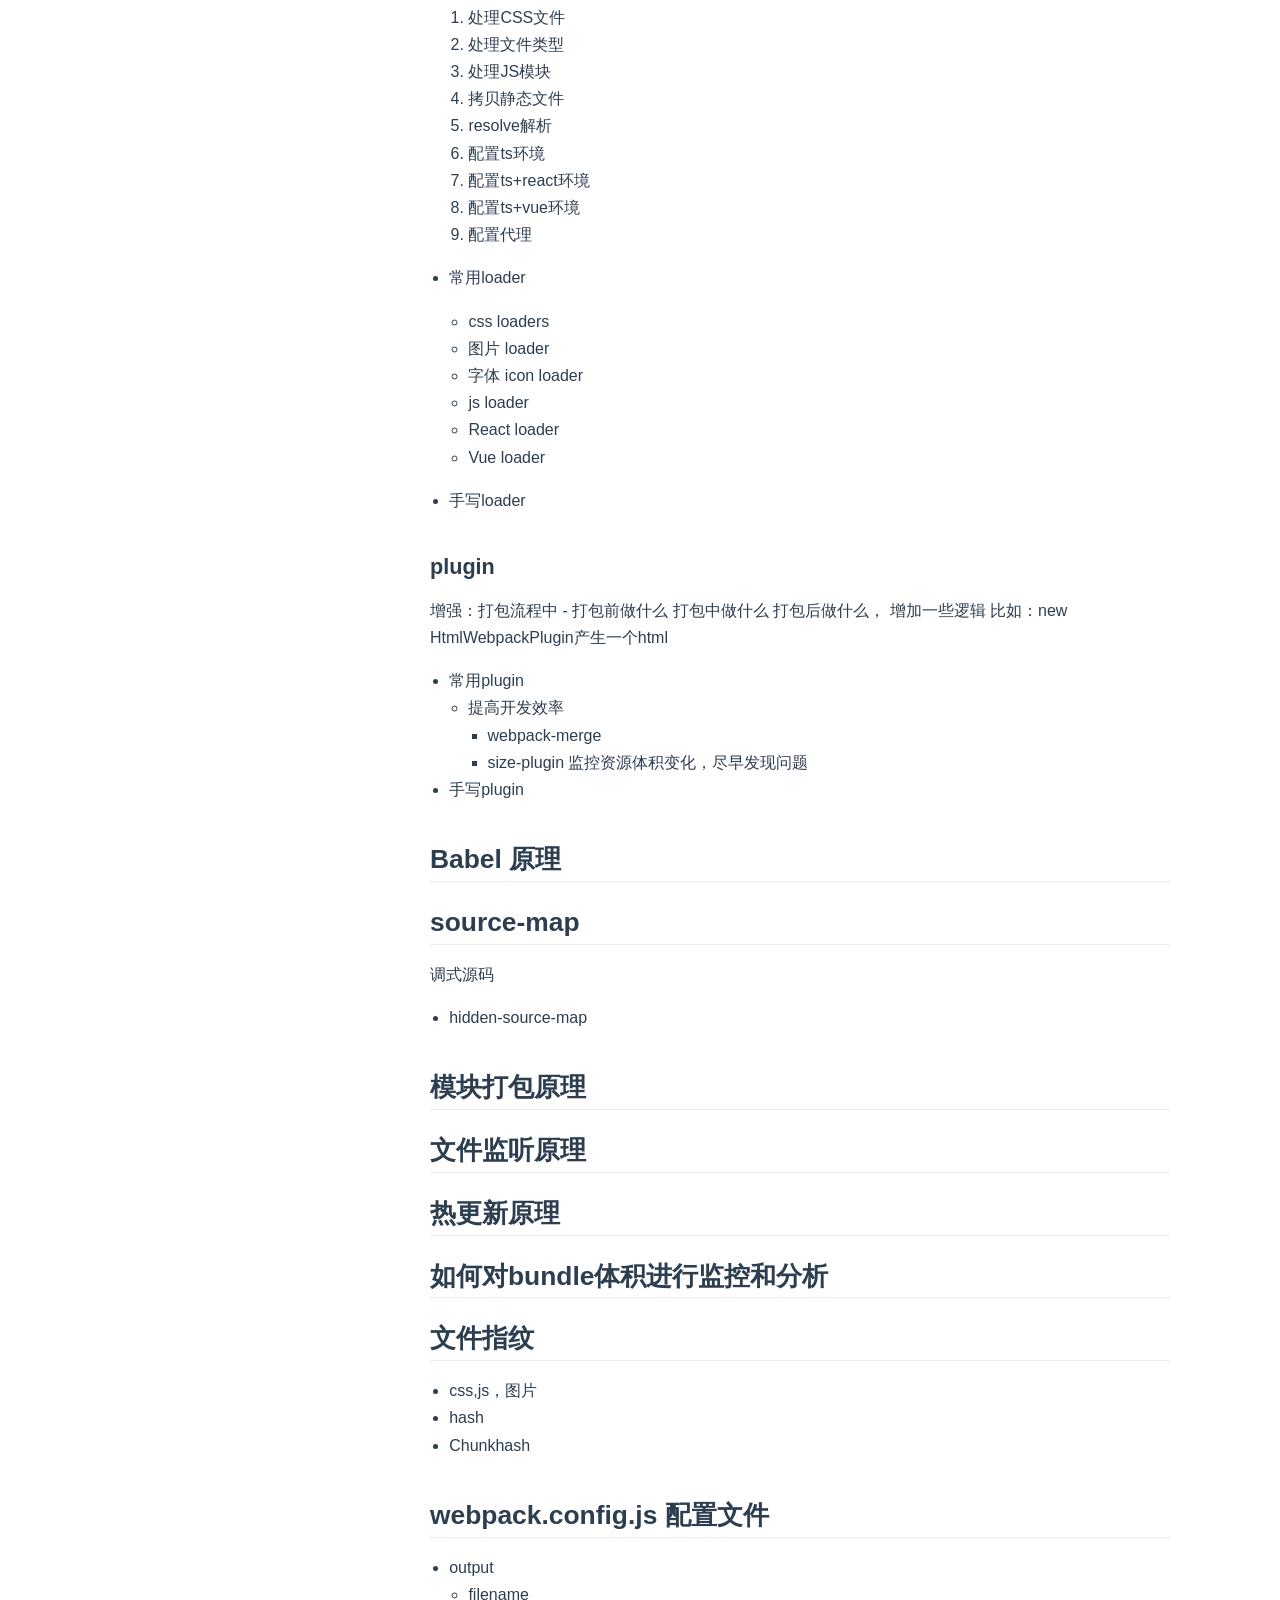
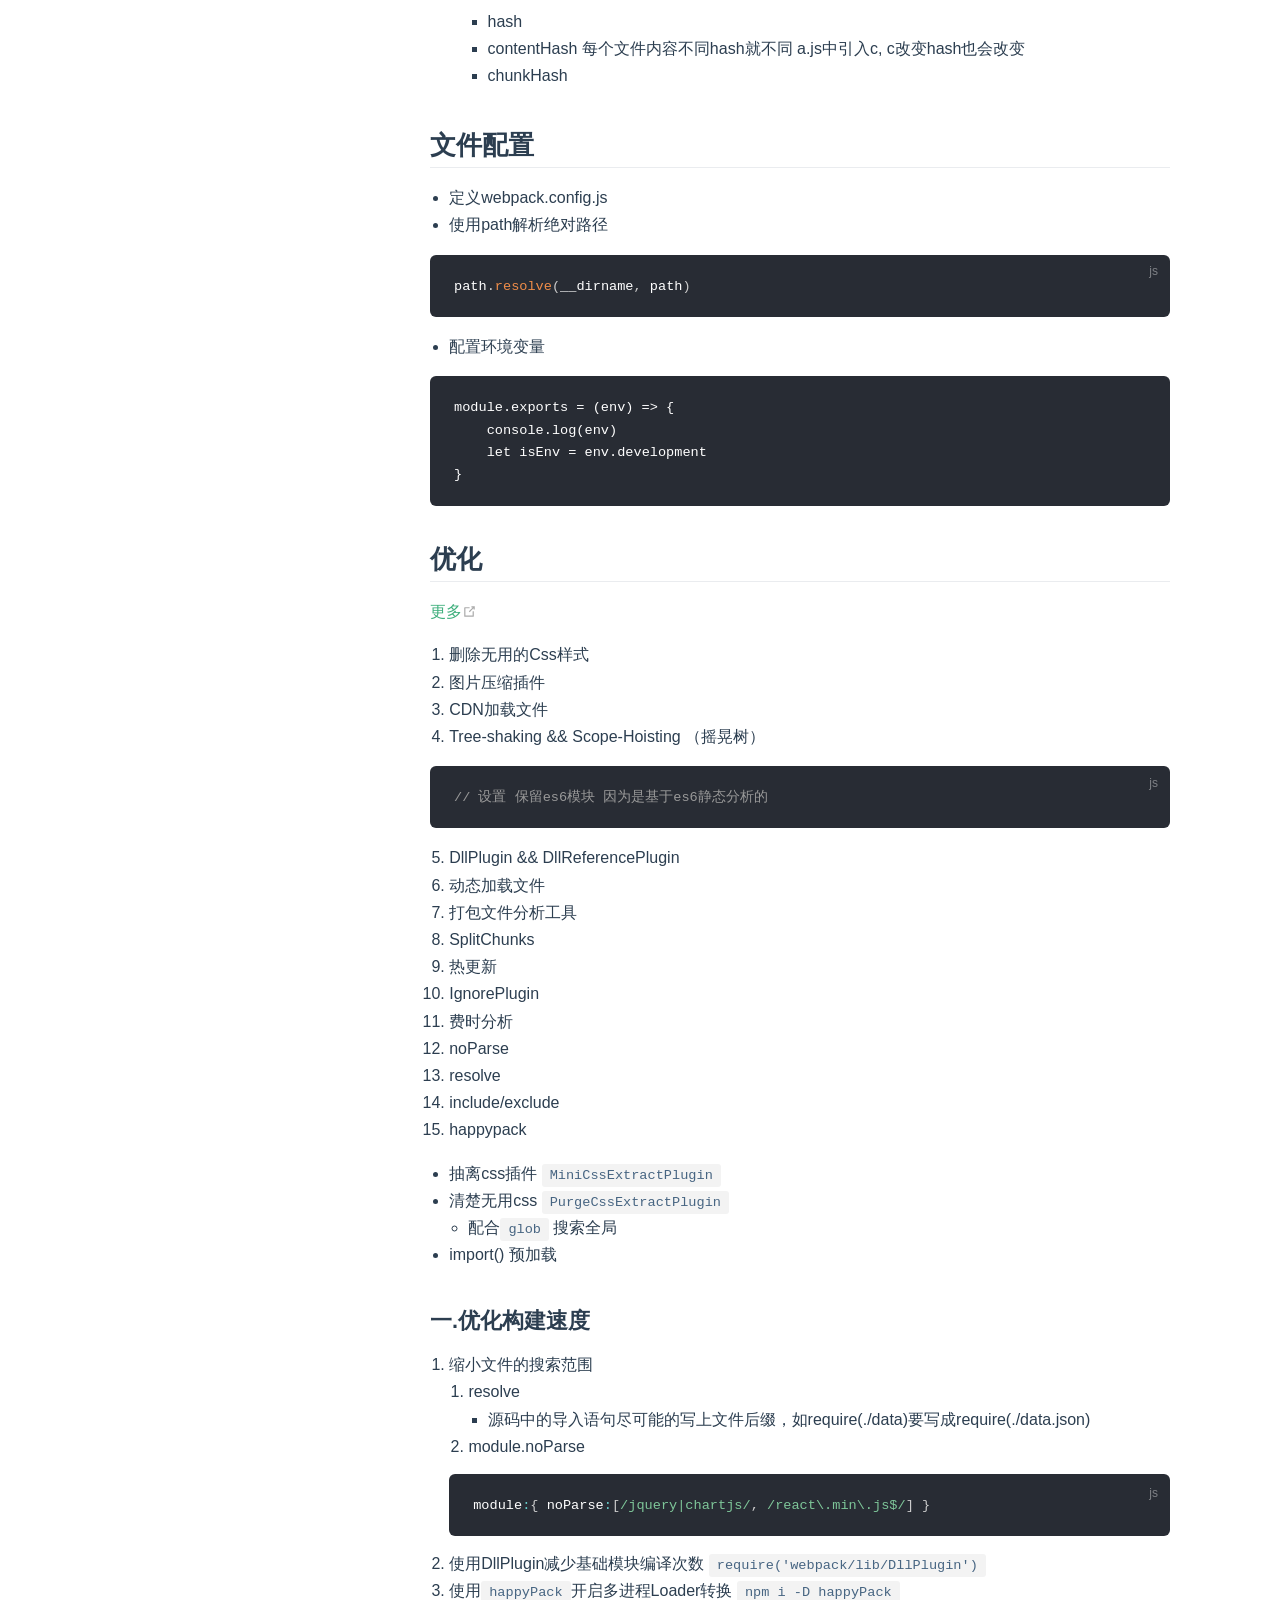
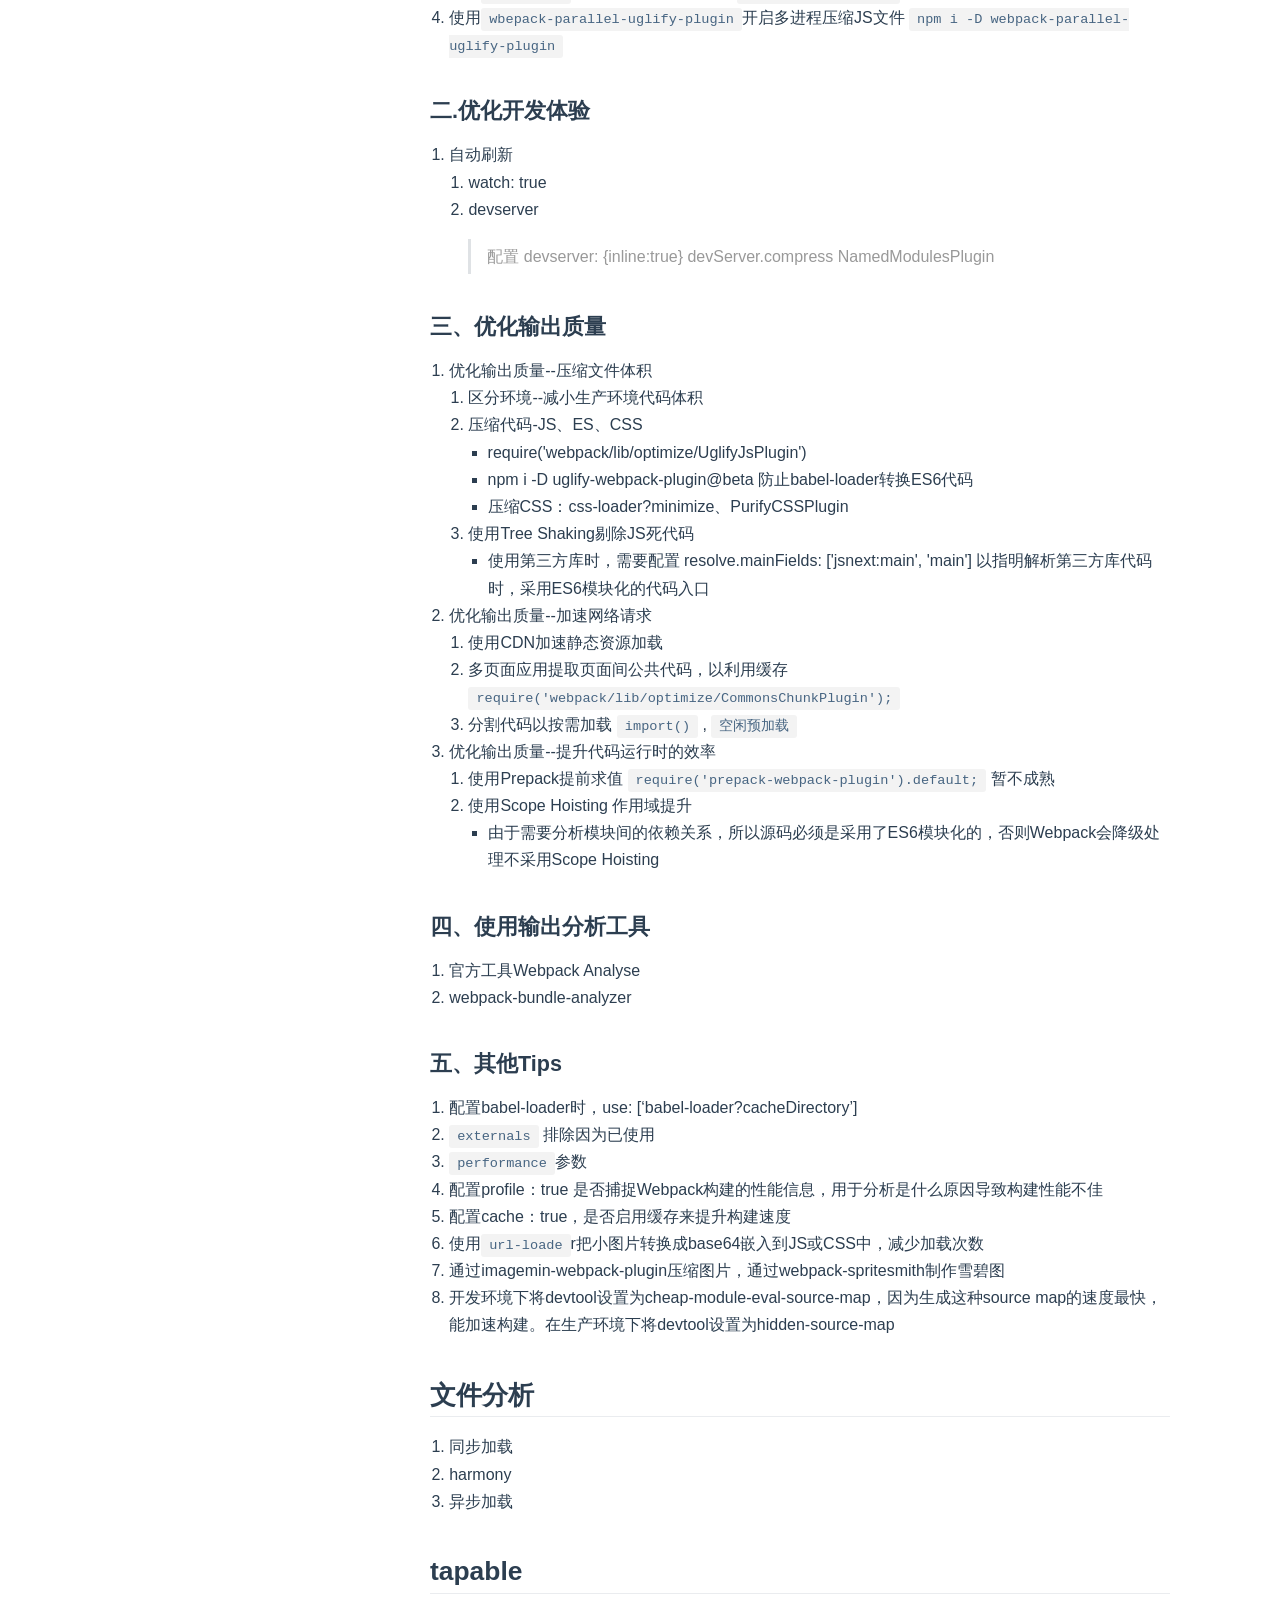
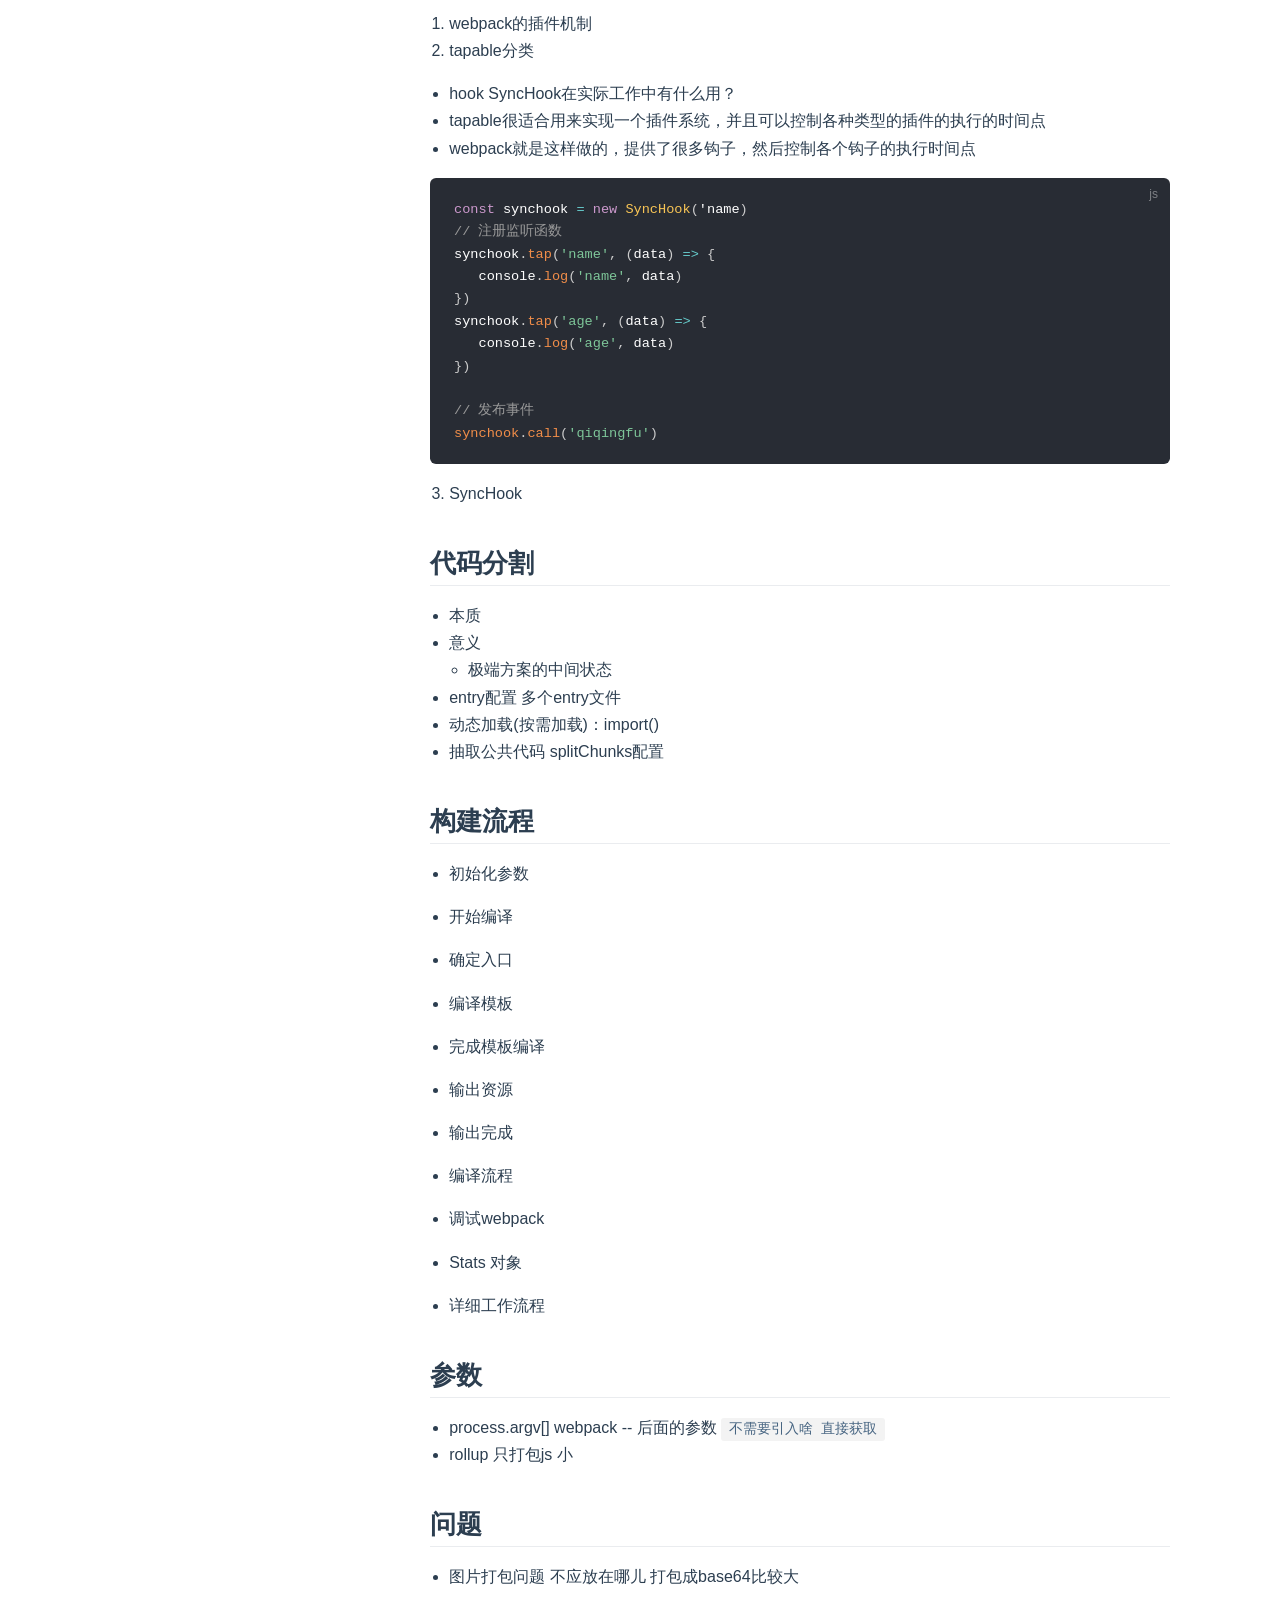
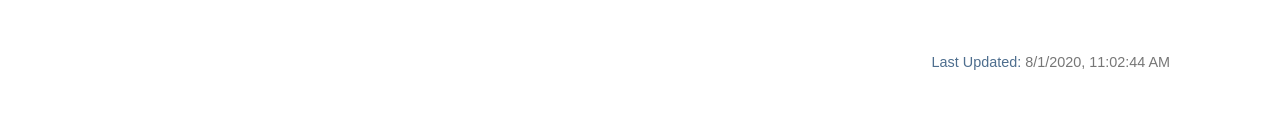
<file: ecology/webpack.html>
<!DOCTYPE html>
<html lang="en-US">
  <head>
    <meta charset="utf-8">
    <meta name="viewport" content="width=device-width,initial-scale=1">
    <title>介绍 | 苹果家+</title>
    <meta name="generator" content="VuePress 1.5.4">
    
    <meta name="description" content="汇聚百川，终成江河">
    <link rel="preload" href="/assets/css/0.styles.470a3808.css" as="style"><link rel="preload" href="/assets/js/app.de1d81cd.js" as="script"><link rel="preload" href="/assets/js/2.c2305d67.js" as="script"><link rel="preload" href="/assets/js/40.e5127ddd.js" as="script"><link rel="prefetch" href="/assets/js/10.ea7cb643.js"><link rel="prefetch" href="/assets/js/11.a11503fd.js"><link rel="prefetch" href="/assets/js/12.8f4b0af7.js"><link rel="prefetch" href="/assets/js/13.68a19f50.js"><link rel="prefetch" href="/assets/js/14.0bf1eb19.js"><link rel="prefetch" href="/assets/js/15.91626234.js"><link rel="prefetch" href="/assets/js/16.2b71a137.js"><link rel="prefetch" href="/assets/js/17.3b78bd93.js"><link rel="prefetch" href="/assets/js/18.b93534bb.js"><link rel="prefetch" href="/assets/js/19.98089146.js"><link rel="prefetch" href="/assets/js/20.597cf61a.js"><link rel="prefetch" href="/assets/js/21.230ef33e.js"><link rel="prefetch" href="/assets/js/22.6012955a.js"><link rel="prefetch" href="/assets/js/23.3b9e0fd2.js"><link rel="prefetch" href="/assets/js/24.535e2208.js"><link rel="prefetch" href="/assets/js/25.9d93ae40.js"><link rel="prefetch" href="/assets/js/26.e8c62349.js"><link rel="prefetch" href="/assets/js/27.aa40645a.js"><link rel="prefetch" href="/assets/js/28.15d65c15.js"><link rel="prefetch" href="/assets/js/29.3bf54ac5.js"><link rel="prefetch" href="/assets/js/3.9ada7847.js"><link rel="prefetch" href="/assets/js/30.9f88906b.js"><link rel="prefetch" href="/assets/js/31.f78e0c14.js"><link rel="prefetch" href="/assets/js/32.405ceaf7.js"><link rel="prefetch" href="/assets/js/33.89e28487.js"><link rel="prefetch" href="/assets/js/34.6b58d7cd.js"><link rel="prefetch" href="/assets/js/35.d689a4cf.js"><link rel="prefetch" href="/assets/js/36.6259c160.js"><link rel="prefetch" href="/assets/js/37.eb3afbbe.js"><link rel="prefetch" href="/assets/js/38.4f3c72fa.js"><link rel="prefetch" href="/assets/js/39.59401d97.js"><link rel="prefetch" href="/assets/js/4.9848ea20.js"><link rel="prefetch" href="/assets/js/41.cde46c4f.js"><link rel="prefetch" href="/assets/js/42.5a987bae.js"><link rel="prefetch" href="/assets/js/43.ce2bbfd2.js"><link rel="prefetch" href="/assets/js/44.e58cef39.js"><link rel="prefetch" href="/assets/js/45.5bdd2afc.js"><link rel="prefetch" href="/assets/js/46.cd5722fb.js"><link rel="prefetch" href="/assets/js/47.3e3d0c14.js"><link rel="prefetch" href="/assets/js/48.05bea5d4.js"><link rel="prefetch" href="/assets/js/5.e6d11cb5.js"><link rel="prefetch" href="/assets/js/6.5451d423.js"><link rel="prefetch" href="/assets/js/7.37e814f9.js"><link rel="prefetch" href="/assets/js/8.2424fb21.js"><link rel="prefetch" href="/assets/js/9.3efe92d5.js">
    <link rel="stylesheet" href="/assets/css/0.styles.470a3808.css">
  </head>
  <body>
    <div id="app" data-server-rendered="true"><div class="theme-container"><header class="navbar"><div class="sidebar-button"><svg xmlns="http://www.w3.org/2000/svg" aria-hidden="true" role="img" viewBox="0 0 448 512" class="icon"><path fill="currentColor" d="M436 124H12c-6.627 0-12-5.373-12-12V80c0-6.627 5.373-12 12-12h424c6.627 0 12 5.373 12 12v32c0 6.627-5.373 12-12 12zm0 160H12c-6.627 0-12-5.373-12-12v-32c0-6.627 5.373-12 12-12h424c6.627 0 12 5.373 12 12v32c0 6.627-5.373 12-12 12zm0 160H12c-6.627 0-12-5.373-12-12v-32c0-6.627 5.373-12 12-12h424c6.627 0 12 5.373 12 12v32c0 6.627-5.373 12-12 12z"></path></svg></div> <a href="/" class="home-link router-link-active"><!----> <span class="site-name">苹果家+</span></a> <div class="links"><div class="search-box"><input aria-label="Search" autocomplete="off" spellcheck="false" value=""> <!----></div> <nav class="nav-links can-hide"><div class="nav-item"><div class="dropdown-wrapper"><button type="button" aria-label="UI组件生态" class="dropdown-title"><span class="title">UI组件生态</span> <span class="arrow down"></span></button> <button type="button" aria-label="UI组件生态" class="mobile-dropdown-title"><span class="title">UI组件生态</span> <span class="arrow right"></span></button> <ul class="nav-dropdown" style="display:none;"><li class="dropdown-item"><!----> <a href="/components/jg/button.html" class="nav-link">
  结构组件
</a></li><li class="dropdown-item"><!----> <a href="/components/yw/note.html" class="nav-link">
  业务组件
</a></li><li class="dropdown-item"><!----> <a href="/components/lc/note.html" class="nav-link">
  流程图组件
</a></li><li class="dropdown-item"><!----> <a href="/components/button.html" class="nav-link">
  地图组件
</a></li></ul></div></div><div class="nav-item"><div class="dropdown-wrapper"><button type="button" aria-label="生态系统" class="dropdown-title"><span class="title">生态系统</span> <span class="arrow down"></span></button> <button type="button" aria-label="生态系统" class="mobile-dropdown-title"><span class="title">生态系统</span> <span class="arrow right"></span></button> <ul class="nav-dropdown" style="display:none;"><li class="dropdown-item"><h4>
          项目
        </h4> <ul class="dropdown-subitem-wrapper"><li class="dropdown-subitem"><a href="/ecology/admin/vue.html" class="nav-link">
  ping-vue(简版vue)
</a></li><li class="dropdown-subitem"><a href="/ecology/admin/vue.html" class="nav-link">
  ping-react(简版react)
</a></li><li class="dropdown-subitem"><a href="/ecology/inst.html" class="nav-link">
  ping-offical-vue(响应式)
</a></li><li class="dropdown-subitem"><a href="/ecology/inst.html" class="nav-link">
  ping-xcx
</a></li><li class="dropdown-subitem"><a href="/ecology/inst.html" class="nav-link">
  H5商城
</a></li></ul></li><li class="dropdown-item"><h4>
          资源
        </h4> <ul class="dropdown-subitem-wrapper"><li class="dropdown-subitem"><a href="/components/jg/button.html" class="nav-link">
  UI库-vue
</a></li><li class="dropdown-subitem"><a href="/ecology/dev/devtools.html" class="nav-link">
  基础资源ping-base-lib
</a></li><li class="dropdown-subitem"><a href="/ecology/cli/cli.html" class="nav-link">
  pi(核心，自动化配置)
</a></li><li class="dropdown-subitem"><a href="/ecology/cli/cli.html" class="nav-link">
  脚手架ping-cli
</a></li><li class="dropdown-subitem"><a href="/ecology/webpack.html" aria-current="page" class="nav-link router-link-exact-active router-link-active">
  打包工具ping-webpack
</a></li><li class="dropdown-subitem"><a href="/ecology/schema.html" class="nav-link">
  校验库
</a></li><li class="dropdown-subitem"><a href="/ecology/schema.html" class="nav-link">
  状态管理
</a></li><li class="dropdown-subitem"><a href="/ecology/schema.html" class="nav-link">
  路由
</a></li><li class="dropdown-subitem"><a href="/ecology/schema.html" class="nav-link">
  日期
</a></li><li class="dropdown-subitem"><a href="/ecology/schema.html" class="nav-link">
  图表
</a></li><li class="dropdown-subitem"><a href="/ecology/schema.html" class="nav-link">
  地图
</a></li><li class="dropdown-subitem"><a href="/ecology/schema.html" class="nav-link">
  关系流程图
</a></li></ul></li></ul></div></div><div class="nav-item"><div class="dropdown-wrapper"><button type="button" aria-label="核心" class="dropdown-title"><span class="title">核心</span> <span class="arrow down"></span></button> <button type="button" aria-label="核心" class="mobile-dropdown-title"><span class="title">核心</span> <span class="arrow right"></span></button> <ul class="nav-dropdown" style="display:none;"><li class="dropdown-item"><!----> <a href="/Core/Api/base.html" class="nav-link">
  基础
</a></li><li class="dropdown-item"><!----> <a href="/Core/V8/base.html" class="nav-link">
  js(v8)引擎
</a></li><li class="dropdown-item"><!----> <a href="/Core/Achieve/base.html" class="nav-link">
  原理实现
</a></li><li class="dropdown-item"><!----> <a href="/Core/Vue/base.html" class="nav-link">
  Vue概记
</a></li><li class="dropdown-item"><!----> <a href="/Core/React/base.html" class="nav-link">
  React概记
</a></li><li class="dropdown-item"><!----> <a href="/Core/MyWebpack/base.html" class="nav-link">
  webpack
</a></li></ul></div></div><div class="nav-item"><a href="/xingneng/base.html" class="nav-link">
  性能优化
</a></div><div class="nav-item"><div class="dropdown-wrapper"><button type="button" aria-label="可视化" class="dropdown-title"><span class="title">可视化</span> <span class="arrow down"></span></button> <button type="button" aria-label="可视化" class="mobile-dropdown-title"><span class="title">可视化</span> <span class="arrow right"></span></button> <ul class="nav-dropdown" style="display:none;"><li class="dropdown-item"><!----> <a href="/Cansee/three.html" class="nav-link">
  three.js
</a></li><li class="dropdown-item"><!----> <a href="/Cansee/D3.html" class="nav-link">
  D3
</a></li></ul></div></div><div class="nav-item"><a href="/zaji/js/base.html" class="nav-link">
  杂记
</a></div><div class="nav-item"><div class="dropdown-wrapper"><button type="button" aria-label="进阶" class="dropdown-title"><span class="title">进阶</span> <span class="arrow down"></span></button> <button type="button" aria-label="进阶" class="mobile-dropdown-title"><span class="title">进阶</span> <span class="arrow right"></span></button> <ul class="nav-dropdown" style="display:none;"><li class="dropdown-item"><!----> <a href="/jingjie/sjjg.html" class="nav-link">
  数据结构
</a></li><li class="dropdown-item"><!----> <a href="/jingjie/suanfa/base.html" class="nav-link">
  算法
</a></li><li class="dropdown-item"><!----> <a href="/jingjie/base.html" class="nav-link">
  node
</a></li><li class="dropdown-item"><!----> <a href="/ecology/.html" class="nav-link">
  Linux
</a></li><li class="dropdown-item"><!----> <a href="/ecology/.html" class="nav-link">
  python
</a></li></ul></div></div> <a href="https://github.com/wsmjz" target="_blank" rel="noopener noreferrer" class="repo-link">
    GitHub
    <svg xmlns="http://www.w3.org/2000/svg" aria-hidden="true" x="0px" y="0px" viewBox="0 0 100 100" width="15" height="15" class="icon outbound"><path fill="currentColor" d="M18.8,85.1h56l0,0c2.2,0,4-1.8,4-4v-32h-8v28h-48v-48h28v-8h-32l0,0c-2.2,0-4,1.8-4,4v56C14.8,83.3,16.6,85.1,18.8,85.1z"></path> <polygon fill="currentColor" points="45.7,48.7 51.3,54.3 77.2,28.5 77.2,37.2 85.2,37.2 85.2,14.9 62.8,14.9 62.8,22.9 71.5,22.9"></polygon></svg></a></nav></div></header> <div class="sidebar-mask"></div> <aside class="sidebar"><nav class="nav-links"><div class="nav-item"><div class="dropdown-wrapper"><button type="button" aria-label="UI组件生态" class="dropdown-title"><span class="title">UI组件生态</span> <span class="arrow down"></span></button> <button type="button" aria-label="UI组件生态" class="mobile-dropdown-title"><span class="title">UI组件生态</span> <span class="arrow right"></span></button> <ul class="nav-dropdown" style="display:none;"><li class="dropdown-item"><!----> <a href="/components/jg/button.html" class="nav-link">
  结构组件
</a></li><li class="dropdown-item"><!----> <a href="/components/yw/note.html" class="nav-link">
  业务组件
</a></li><li class="dropdown-item"><!----> <a href="/components/lc/note.html" class="nav-link">
  流程图组件
</a></li><li class="dropdown-item"><!----> <a href="/components/button.html" class="nav-link">
  地图组件
</a></li></ul></div></div><div class="nav-item"><div class="dropdown-wrapper"><button type="button" aria-label="生态系统" class="dropdown-title"><span class="title">生态系统</span> <span class="arrow down"></span></button> <button type="button" aria-label="生态系统" class="mobile-dropdown-title"><span class="title">生态系统</span> <span class="arrow right"></span></button> <ul class="nav-dropdown" style="display:none;"><li class="dropdown-item"><h4>
          项目
        </h4> <ul class="dropdown-subitem-wrapper"><li class="dropdown-subitem"><a href="/ecology/admin/vue.html" class="nav-link">
  ping-vue(简版vue)
</a></li><li class="dropdown-subitem"><a href="/ecology/admin/vue.html" class="nav-link">
  ping-react(简版react)
</a></li><li class="dropdown-subitem"><a href="/ecology/inst.html" class="nav-link">
  ping-offical-vue(响应式)
</a></li><li class="dropdown-subitem"><a href="/ecology/inst.html" class="nav-link">
  ping-xcx
</a></li><li class="dropdown-subitem"><a href="/ecology/inst.html" class="nav-link">
  H5商城
</a></li></ul></li><li class="dropdown-item"><h4>
          资源
        </h4> <ul class="dropdown-subitem-wrapper"><li class="dropdown-subitem"><a href="/components/jg/button.html" class="nav-link">
  UI库-vue
</a></li><li class="dropdown-subitem"><a href="/ecology/dev/devtools.html" class="nav-link">
  基础资源ping-base-lib
</a></li><li class="dropdown-subitem"><a href="/ecology/cli/cli.html" class="nav-link">
  pi(核心，自动化配置)
</a></li><li class="dropdown-subitem"><a href="/ecology/cli/cli.html" class="nav-link">
  脚手架ping-cli
</a></li><li class="dropdown-subitem"><a href="/ecology/webpack.html" aria-current="page" class="nav-link router-link-exact-active router-link-active">
  打包工具ping-webpack
</a></li><li class="dropdown-subitem"><a href="/ecology/schema.html" class="nav-link">
  校验库
</a></li><li class="dropdown-subitem"><a href="/ecology/schema.html" class="nav-link">
  状态管理
</a></li><li class="dropdown-subitem"><a href="/ecology/schema.html" class="nav-link">
  路由
</a></li><li class="dropdown-subitem"><a href="/ecology/schema.html" class="nav-link">
  日期
</a></li><li class="dropdown-subitem"><a href="/ecology/schema.html" class="nav-link">
  图表
</a></li><li class="dropdown-subitem"><a href="/ecology/schema.html" class="nav-link">
  地图
</a></li><li class="dropdown-subitem"><a href="/ecology/schema.html" class="nav-link">
  关系流程图
</a></li></ul></li></ul></div></div><div class="nav-item"><div class="dropdown-wrapper"><button type="button" aria-label="核心" class="dropdown-title"><span class="title">核心</span> <span class="arrow down"></span></button> <button type="button" aria-label="核心" class="mobile-dropdown-title"><span class="title">核心</span> <span class="arrow right"></span></button> <ul class="nav-dropdown" style="display:none;"><li class="dropdown-item"><!----> <a href="/Core/Api/base.html" class="nav-link">
  基础
</a></li><li class="dropdown-item"><!----> <a href="/Core/V8/base.html" class="nav-link">
  js(v8)引擎
</a></li><li class="dropdown-item"><!----> <a href="/Core/Achieve/base.html" class="nav-link">
  原理实现
</a></li><li class="dropdown-item"><!----> <a href="/Core/Vue/base.html" class="nav-link">
  Vue概记
</a></li><li class="dropdown-item"><!----> <a href="/Core/React/base.html" class="nav-link">
  React概记
</a></li><li class="dropdown-item"><!----> <a href="/Core/MyWebpack/base.html" class="nav-link">
  webpack
</a></li></ul></div></div><div class="nav-item"><a href="/xingneng/base.html" class="nav-link">
  性能优化
</a></div><div class="nav-item"><div class="dropdown-wrapper"><button type="button" aria-label="可视化" class="dropdown-title"><span class="title">可视化</span> <span class="arrow down"></span></button> <button type="button" aria-label="可视化" class="mobile-dropdown-title"><span class="title">可视化</span> <span class="arrow right"></span></button> <ul class="nav-dropdown" style="display:none;"><li class="dropdown-item"><!----> <a href="/Cansee/three.html" class="nav-link">
  three.js
</a></li><li class="dropdown-item"><!----> <a href="/Cansee/D3.html" class="nav-link">
  D3
</a></li></ul></div></div><div class="nav-item"><a href="/zaji/js/base.html" class="nav-link">
  杂记
</a></div><div class="nav-item"><div class="dropdown-wrapper"><button type="button" aria-label="进阶" class="dropdown-title"><span class="title">进阶</span> <span class="arrow down"></span></button> <button type="button" aria-label="进阶" class="mobile-dropdown-title"><span class="title">进阶</span> <span class="arrow right"></span></button> <ul class="nav-dropdown" style="display:none;"><li class="dropdown-item"><!----> <a href="/jingjie/sjjg.html" class="nav-link">
  数据结构
</a></li><li class="dropdown-item"><!----> <a href="/jingjie/suanfa/base.html" class="nav-link">
  算法
</a></li><li class="dropdown-item"><!----> <a href="/jingjie/base.html" class="nav-link">
  node
</a></li><li class="dropdown-item"><!----> <a href="/ecology/.html" class="nav-link">
  Linux
</a></li><li class="dropdown-item"><!----> <a href="/ecology/.html" class="nav-link">
  python
</a></li></ul></div></div> <a href="https://github.com/wsmjz" target="_blank" rel="noopener noreferrer" class="repo-link">
    GitHub
    <svg xmlns="http://www.w3.org/2000/svg" aria-hidden="true" x="0px" y="0px" viewBox="0 0 100 100" width="15" height="15" class="icon outbound"><path fill="currentColor" d="M18.8,85.1h56l0,0c2.2,0,4-1.8,4-4v-32h-8v28h-48v-48h28v-8h-32l0,0c-2.2,0-4,1.8-4,4v56C14.8,83.3,16.6,85.1,18.8,85.1z"></path> <polygon fill="currentColor" points="45.7,48.7 51.3,54.3 77.2,28.5 77.2,37.2 85.2,37.2 85.2,14.9 62.8,14.9 62.8,22.9 71.5,22.9"></polygon></svg></a></nav>  <ul class="sidebar-links"><li><section class="sidebar-group collapsable depth-0"><p class="sidebar-heading open"><span>资源列表预览</span> <span class="arrow down"></span></p> <ul class="sidebar-links sidebar-group-items"><li><a href="/ecology/schema.html" class="sidebar-link">预览</a><ul class="sidebar-sub-headers"><li class="sidebar-sub-header"><a href="/ecology/schema.html#校验规则库" class="sidebar-link">校验规则库</a></li><li class="sidebar-sub-header"><a href="/ecology/schema.html#状态管理" class="sidebar-link">状态管理</a></li><li class="sidebar-sub-header"><a href="/ecology/schema.html#图表" class="sidebar-link">图表</a></li></ul></li></ul></section></li></ul> </aside> <main class="page"> <div class="theme-default-content content__default"><h1 id="介绍"><a href="#介绍" class="header-anchor">#</a> 介绍</h1> <p>简易版webpack</p> <h2 id="流程"><a href="#流程" class="header-anchor">#</a> 流程</h2> <h2 id="原生插件"><a href="#原生插件" class="header-anchor">#</a> 原生插件</h2> <h1 id="webpack"><a href="#webpack" class="header-anchor">#</a> webpack</h1> <ul><li>npx webpack <code>就是寻找(运行)node_modules/.bin/webpack.cmd 脚本文件</code></li> <li>npm run build 同上 就是寻找node_modules/.bin目录</li> <li>ast语法分析</li> <li>依赖工具webpack-cli</li> <li>基于node开发（node遵循commonJs规范）</li> <li>默认支持commonjs, es6 esmodle</li> <li>一级
<ul><li>模式</li> <li>入口</li> <li>出口</li> <li>loader</li> <li>插件</li></ul></li> <li>因为nodejs是基于commonjs规范 webpack是基于node写的 所以只能用module.exports 而不能用 export default</li> <li>weback .bin文件中有webpack脚本 执行 打包</li> <li>webpack-cli
<ul><li>此工具用于在命令行中运行 webpack</li> <li>https://www.webpackjs.com/guides/getting-started/#%E5%9F%BA%E6%9C%AC%E5%AE%89%E8%A3%85</li></ul></li> <li>webpack-serve-dev 启动服务</li> <li>参数解析
<ol><li>--config</li> <li>--env
<ul><li>--env.development</li></ul></li> <li>--mode production/development</li></ol></li></ul> <h2 id="核心"><a href="#核心" class="header-anchor">#</a> 核心</h2> <p>核心功能</p> <h3 id="loader"><a href="#loader" class="header-anchor">#</a> loader</h3> <p>转化：es6转化为es5 高级语法转化成低级语法</p> <ul><li><p>流程解析</p> <ol><li>loader运行的总体流程</li> <li>babel-loader</li> <li>pitch</li> <li>loader-runner</li> <li>file</li> <li>css</li></ol></li> <li><p>可处理配置</p> <ol><li>处理CSS文件</li> <li>处理文件类型</li> <li>处理JS模块</li> <li>拷贝静态文件</li> <li>resolve解析</li> <li>配置ts环境</li> <li>配置ts+react环境</li> <li>配置ts+vue环境</li> <li>配置代理</li></ol></li> <li><p>常用loader</p> <ul><li>css loaders</li> <li>图片 loader</li> <li>字体 icon loader</li> <li>js loader</li> <li>React loader</li> <li>Vue loader</li></ul></li> <li><p>手写loader</p></li></ul> <h3 id="plugin"><a href="#plugin" class="header-anchor">#</a> plugin</h3> <p>增强：打包流程中 - 打包前做什么  打包中做什么 打包后做什么， 增加一些逻辑 比如：new HtmlWebpackPlugin产生一个html</p> <ul><li>常用plugin
<ul><li>提高开发效率
<ul><li>webpack-merge</li> <li>size-plugin 监控资源体积变化，尽早发现问题</li></ul></li></ul></li> <li>手写plugin</li></ul> <h2 id="babel-原理"><a href="#babel-原理" class="header-anchor">#</a> Babel 原理</h2> <h2 id="source-map"><a href="#source-map" class="header-anchor">#</a> source-map</h2> <p>调式源码</p> <ul><li>hidden-source-map</li></ul> <h2 id="模块打包原理"><a href="#模块打包原理" class="header-anchor">#</a> 模块打包原理</h2> <h2 id="文件监听原理"><a href="#文件监听原理" class="header-anchor">#</a> 文件监听原理</h2> <h2 id="热更新原理"><a href="#热更新原理" class="header-anchor">#</a> 热更新原理</h2> <h2 id="如何对bundle体积进行监控和分析"><a href="#如何对bundle体积进行监控和分析" class="header-anchor">#</a> 如何对bundle体积进行监控和分析</h2> <h2 id="文件指纹"><a href="#文件指纹" class="header-anchor">#</a> 文件指纹</h2> <ul><li>css,js，图片</li> <li>hash</li> <li>Chunkhash</li></ul> <h2 id="webpack-config-js-配置文件"><a href="#webpack-config-js-配置文件" class="header-anchor">#</a> webpack.config.js 配置文件</h2> <ul><li>output
<ul><li>filename
<ul><li>hash</li> <li>contentHash 每个文件内容不同hash就不同 a.js中引入c, c改变hash也会改变</li> <li>chunkHash</li></ul></li></ul></li></ul> <h2 id="文件配置"><a href="#文件配置" class="header-anchor">#</a> 文件配置</h2> <ul><li>定义webpack.config.js</li> <li>使用path解析绝对路径</li></ul> <div class="language-js extra-class"><pre class="language-js"><code>path<span class="token punctuation">.</span><span class="token function">resolve</span><span class="token punctuation">(</span>__dirname<span class="token punctuation">,</span> path<span class="token punctuation">)</span>
</code></pre></div><ul><li>配置环境变量</li></ul> <div class="language- extra-class"><pre class="language-text"><code>module.exports = (env) =&gt; {
​	console.log(env)
​	let isEnv = env.development
}
</code></pre></div><h2 id="优化"><a href="#优化" class="header-anchor">#</a> 优化</h2> <p><a href="https://www.jianshu.com/p/7f48a21d8c5e" target="_blank" rel="noopener noreferrer">更多<svg xmlns="http://www.w3.org/2000/svg" aria-hidden="true" x="0px" y="0px" viewBox="0 0 100 100" width="15" height="15" class="icon outbound"><path fill="currentColor" d="M18.8,85.1h56l0,0c2.2,0,4-1.8,4-4v-32h-8v28h-48v-48h28v-8h-32l0,0c-2.2,0-4,1.8-4,4v56C14.8,83.3,16.6,85.1,18.8,85.1z"></path> <polygon fill="currentColor" points="45.7,48.7 51.3,54.3 77.2,28.5 77.2,37.2 85.2,37.2 85.2,14.9 62.8,14.9 62.8,22.9 71.5,22.9"></polygon></svg></a></p> <ol><li>删除无用的Css样式</li> <li>图片压缩插件</li> <li>CDN加载文件</li> <li>Tree-shaking &amp;&amp; Scope-Hoisting （摇晃树）</li></ol> <div class="language-js extra-class"><pre class="language-js"><code><span class="token comment">// 设置 保留es6模块 因为是基于es6静态分析的</span>
</code></pre></div><ol start="5"><li>DllPlugin &amp;&amp; DllReferencePlugin</li> <li>动态加载文件</li> <li>打包文件分析工具</li> <li>SplitChunks</li> <li>热更新</li> <li>IgnorePlugin</li> <li>费时分析</li> <li>noParse</li> <li>resolve</li> <li>include/exclude</li> <li>happypack</li></ol> <ul><li>抽离css插件 <code>MiniCssExtractPlugin</code></li> <li>清楚无用css  <code>PurgeCssExtractPlugin</code> <ul><li>配合<code>glob</code> 搜索全局</li></ul></li> <li>import()  预加载</li></ul> <h3 id="一-优化构建速度"><a href="#一-优化构建速度" class="header-anchor">#</a> 一.优化构建速度</h3> <ol><li>缩小文件的搜索范围
<ol><li>resolve
<ul><li>源码中的导入语句尽可能的写上文件后缀，如require(./data)要写成require(./data.json)</li></ul></li> <li>module.noParse</li></ol> <div class="language-js extra-class"><pre class="language-js"><code>module<span class="token operator">:</span><span class="token punctuation">{</span> noParse<span class="token operator">:</span><span class="token punctuation">[</span><span class="token regex">/jquery|chartjs/</span><span class="token punctuation">,</span> <span class="token regex">/react\.min\.js$/</span><span class="token punctuation">]</span> <span class="token punctuation">}</span>
</code></pre></div></li> <li>使用DllPlugin减少基础模块编译次数  <code>require('webpack/lib/DllPlugin')</code></li> <li>使用<code>happyPack</code>开启多进程Loader转换 <code>npm i -D happyPack</code></li> <li>使用<code>wbepack-parallel-uglify-plugin</code>开启多进程压缩JS文件 <code>npm i -D webpack-parallel-uglify-plugin</code></li></ol> <h3 id="二-优化开发体验"><a href="#二-优化开发体验" class="header-anchor">#</a> 二.优化开发体验</h3> <ol><li>自动刷新
<ol><li>watch: true</li> <li>devserver
<blockquote><p>配置 devserver: {inline:true}  devServer.compress NamedModulesPlugin</p></blockquote></li></ol></li></ol> <h3 id="三、优化输出质量"><a href="#三、优化输出质量" class="header-anchor">#</a> 三、优化输出质量</h3> <ol><li>优化输出质量--压缩文件体积
<ol><li>区分环境--减小生产环境代码体积</li> <li>压缩代码-JS、ES、CSS
<ul><li>require('webpack/lib/optimize/UglifyJsPlugin')</li> <li>npm i -D uglify-webpack-plugin@beta 防止babel-loader转换ES6代码</li> <li>压缩CSS：css-loader?minimize、PurifyCSSPlugin</li></ul></li> <li>使用Tree Shaking剔除JS死代码
<ul><li>使用第三方库时，需要配置 resolve.mainFields: ['jsnext:main', 'main'] 以指明解析第三方库代码时，采用ES6模块化的代码入口</li></ul></li></ol></li> <li>优化输出质量--加速网络请求
<ol><li>使用CDN加速静态资源加载</li> <li>多页面应用提取页面间公共代码，以利用缓存 <code>require('webpack/lib/optimize/CommonsChunkPlugin');</code></li> <li>分割代码以按需加载 <code>import()</code> , <code>空闲预加载</code></li></ol></li> <li>优化输出质量--提升代码运行时的效率
<ol><li>使用Prepack提前求值 <code>require('prepack-webpack-plugin').default;</code> 暂不成熟</li> <li>使用Scope Hoisting 作用域提升
<ul><li>由于需要分析模块间的依赖关系，所以源码必须是采用了ES6模块化的，否则Webpack会降级处理不采用Scope Hoisting</li></ul></li></ol></li></ol> <h3 id="四、使用输出分析工具"><a href="#四、使用输出分析工具" class="header-anchor">#</a> 四、使用输出分析工具</h3> <ol><li>官方工具Webpack Analyse</li> <li>webpack-bundle-analyzer</li></ol> <h3 id="五、其他tips"><a href="#五、其他tips" class="header-anchor">#</a> 五、其他Tips</h3> <ol><li>配置babel-loader时，use: [‘babel-loader?cacheDirectory’]</li> <li><code>externals</code> 排除因为已使用<script>标签引入而不用打包的代码，noParse是排除没使用模块化语句的代码</script></li> <li><code>performance</code>参数</li> <li>配置profile：true 是否捕捉Webpack构建的性能信息，用于分析是什么原因导致构建性能不佳</li> <li>配置cache：true，是否启用缓存来提升构建速度</li> <li>使用<code>url-loade</code>r把小图片转换成base64嵌入到JS或CSS中，减少加载次数</li> <li>通过imagemin-webpack-plugin压缩图片，通过webpack-spritesmith制作雪碧图</li> <li>开发环境下将devtool设置为cheap-module-eval-source-map，因为生成这种source map的速度最快，能加速构建。在生产环境下将devtool设置为hidden-source-map</li></ol> <h2 id="文件分析"><a href="#文件分析" class="header-anchor">#</a> 文件分析</h2> <ol><li>同步加载</li> <li>harmony</li> <li>异步加载</li></ol> <h2 id="tapable"><a href="#tapable" class="header-anchor">#</a> tapable</h2> <ol><li>webpack的插件机制</li> <li>tapable分类</li></ol> <ul><li>hook SyncHook在实际工作中有什么用？</li> <li>tapable很适合用来实现一个插件系统，并且可以控制各种类型的插件的执行的时间点</li> <li>webpack就是这样做的，提供了很多钩子，然后控制各个钩子的执行时间点</li></ul> <div class="language-js extra-class"><pre class="language-js"><code><span class="token keyword">const</span> synchook <span class="token operator">=</span> <span class="token keyword">new</span> <span class="token class-name">SyncHook</span><span class="token punctuation">(</span>'name<span class="token punctuation">)</span>
<span class="token comment">// 注册监听函数</span>
synchook<span class="token punctuation">.</span><span class="token function">tap</span><span class="token punctuation">(</span><span class="token string">'name'</span><span class="token punctuation">,</span> <span class="token punctuation">(</span><span class="token parameter">data</span><span class="token punctuation">)</span> <span class="token operator">=&gt;</span> <span class="token punctuation">{</span>
   console<span class="token punctuation">.</span><span class="token function">log</span><span class="token punctuation">(</span><span class="token string">'name'</span><span class="token punctuation">,</span> data<span class="token punctuation">)</span>
<span class="token punctuation">}</span><span class="token punctuation">)</span>
synchook<span class="token punctuation">.</span><span class="token function">tap</span><span class="token punctuation">(</span><span class="token string">'age'</span><span class="token punctuation">,</span> <span class="token punctuation">(</span><span class="token parameter">data</span><span class="token punctuation">)</span> <span class="token operator">=&gt;</span> <span class="token punctuation">{</span>
   console<span class="token punctuation">.</span><span class="token function">log</span><span class="token punctuation">(</span><span class="token string">'age'</span><span class="token punctuation">,</span> data<span class="token punctuation">)</span>
<span class="token punctuation">}</span><span class="token punctuation">)</span>

<span class="token comment">// 发布事件</span>
<span class="token function">synchook</span><span class="token punctuation">.</span><span class="token function">call</span><span class="token punctuation">(</span><span class="token string">'qiqingfu'</span><span class="token punctuation">)</span>
</code></pre></div><ol start="3"><li>SyncHook</li></ol> <h2 id="代码分割"><a href="#代码分割" class="header-anchor">#</a> 代码分割</h2> <ul><li>本质</li> <li>意义
<ul><li>极端方案的中间状态</li></ul></li> <li>entry配置 多个entry文件</li> <li>动态加载(按需加载)：import()</li> <li>抽取公共代码 splitChunks配置</li></ul> <h2 id="构建流程"><a href="#构建流程" class="header-anchor">#</a> 构建流程</h2> <ul><li><p>初始化参数</p></li> <li><p>开始编译</p></li> <li><p>确定入口</p></li> <li><p>编译模板</p></li> <li><p>完成模板编译</p></li> <li><p>输出资源</p></li> <li><p>输出完成</p></li> <li><p>编译流程</p></li> <li><p>调试webpack</p></li> <li><p>Stats 对象</p></li> <li><p>详细工作流程</p></li></ul> <h2 id="参数"><a href="#参数" class="header-anchor">#</a> 参数</h2> <ul><li>process.argv[] webpack -- 后面的参数   <code>不需要引入啥 直接获取</code></li> <li>rollup 只打包js 小</li></ul> <h2 id="问题"><a href="#问题" class="header-anchor">#</a> 问题</h2> <ul><li>图片打包问题 不应放在哪儿 打包成base64比较大</li></ul></div> <footer class="page-edit"><!----> <div class="last-updated"><span class="prefix">Last Updated:</span> <span class="time">8/1/2020, 11:02:44 AM</span></div></footer> <!----> </main></div><div class="global-ui"></div></div>
    <script src="/assets/js/app.de1d81cd.js" defer></script><script src="/assets/js/2.c2305d67.js" defer></script><script src="/assets/js/40.e5127ddd.js" defer></script>
  </body>
</html>
</file>
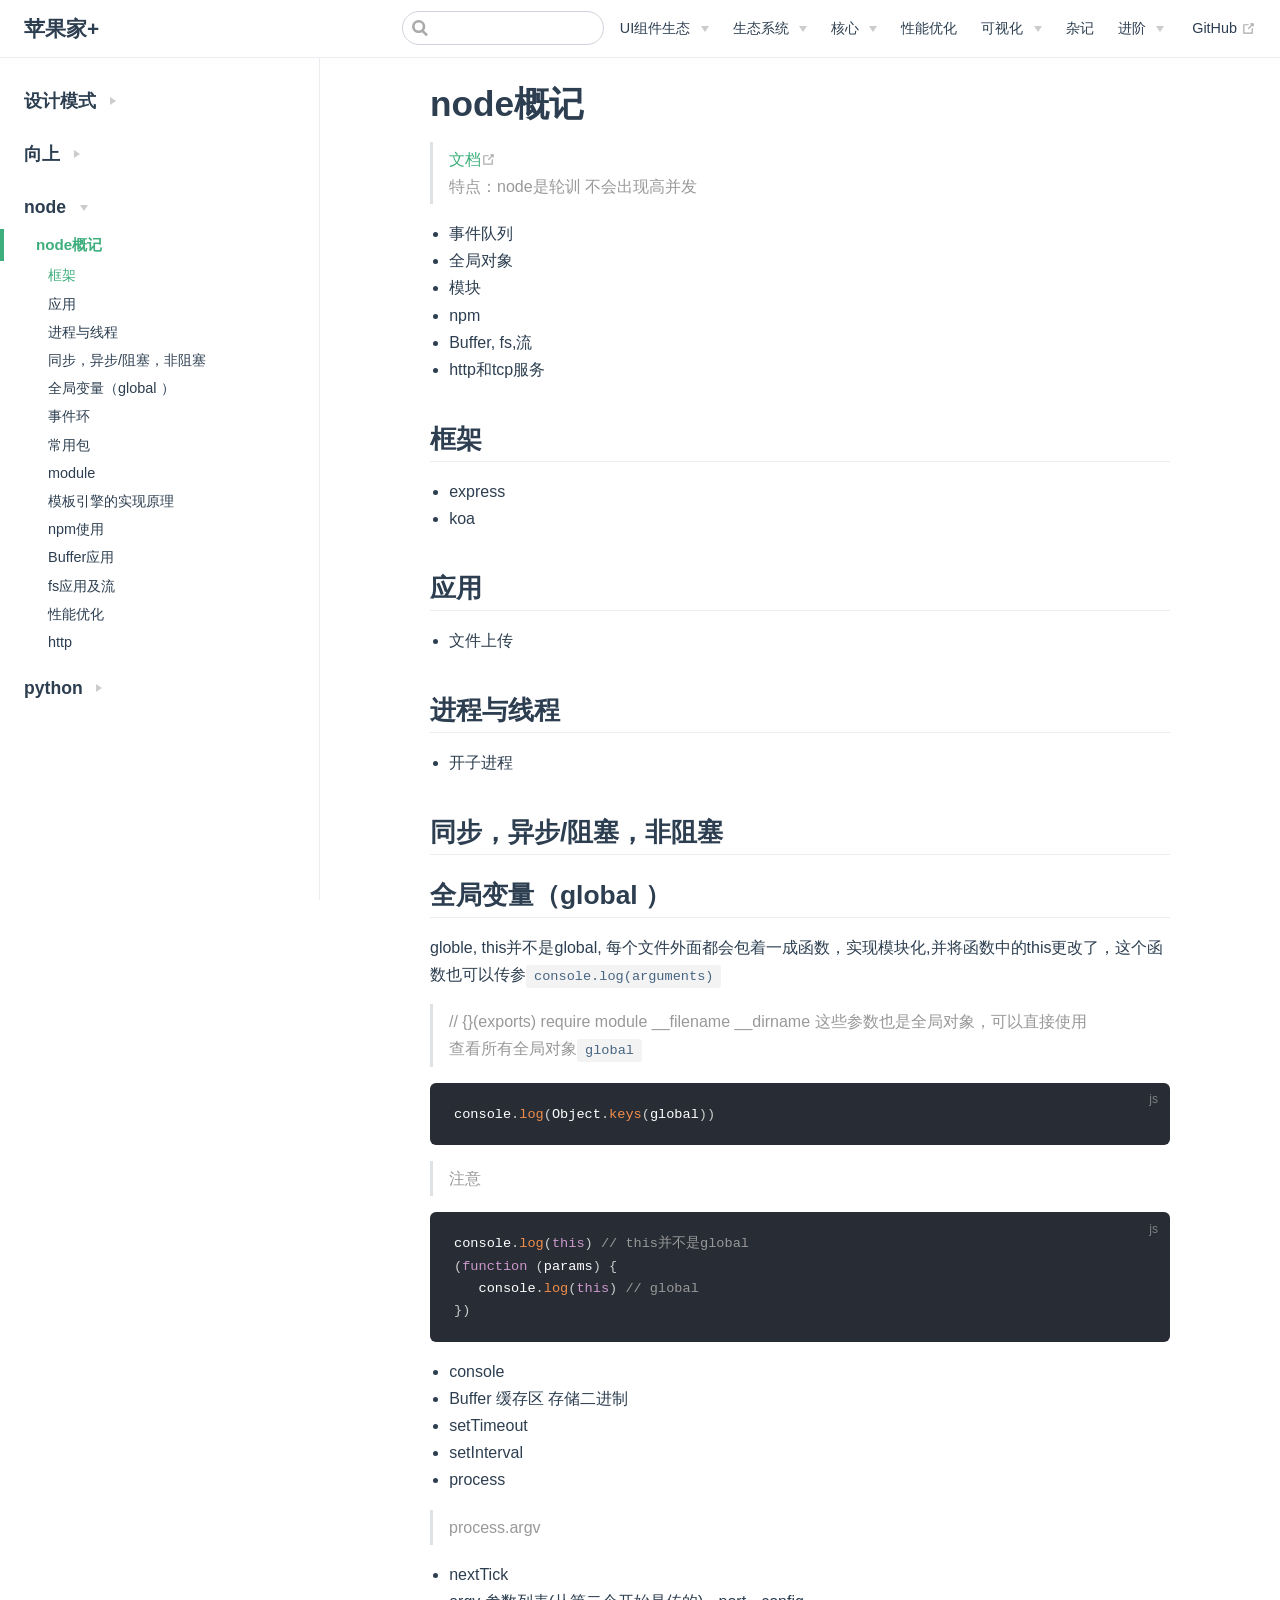
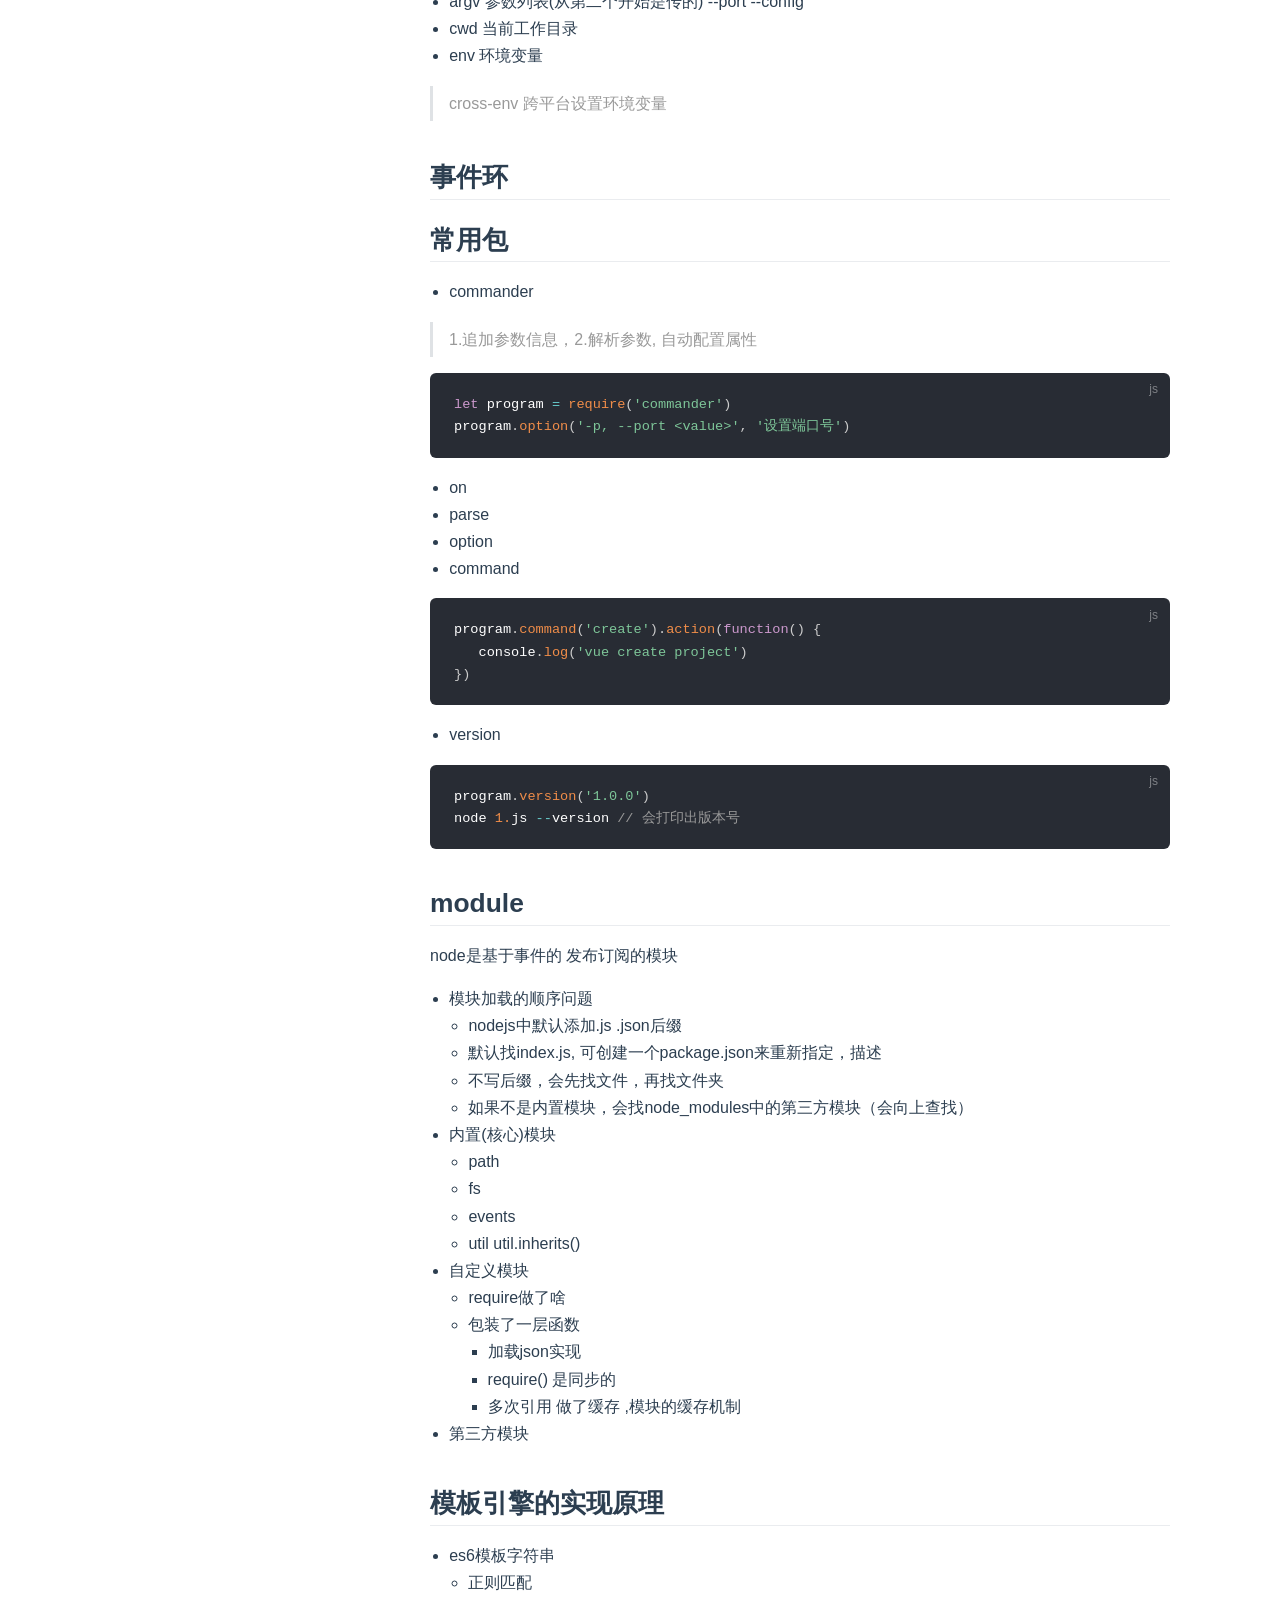
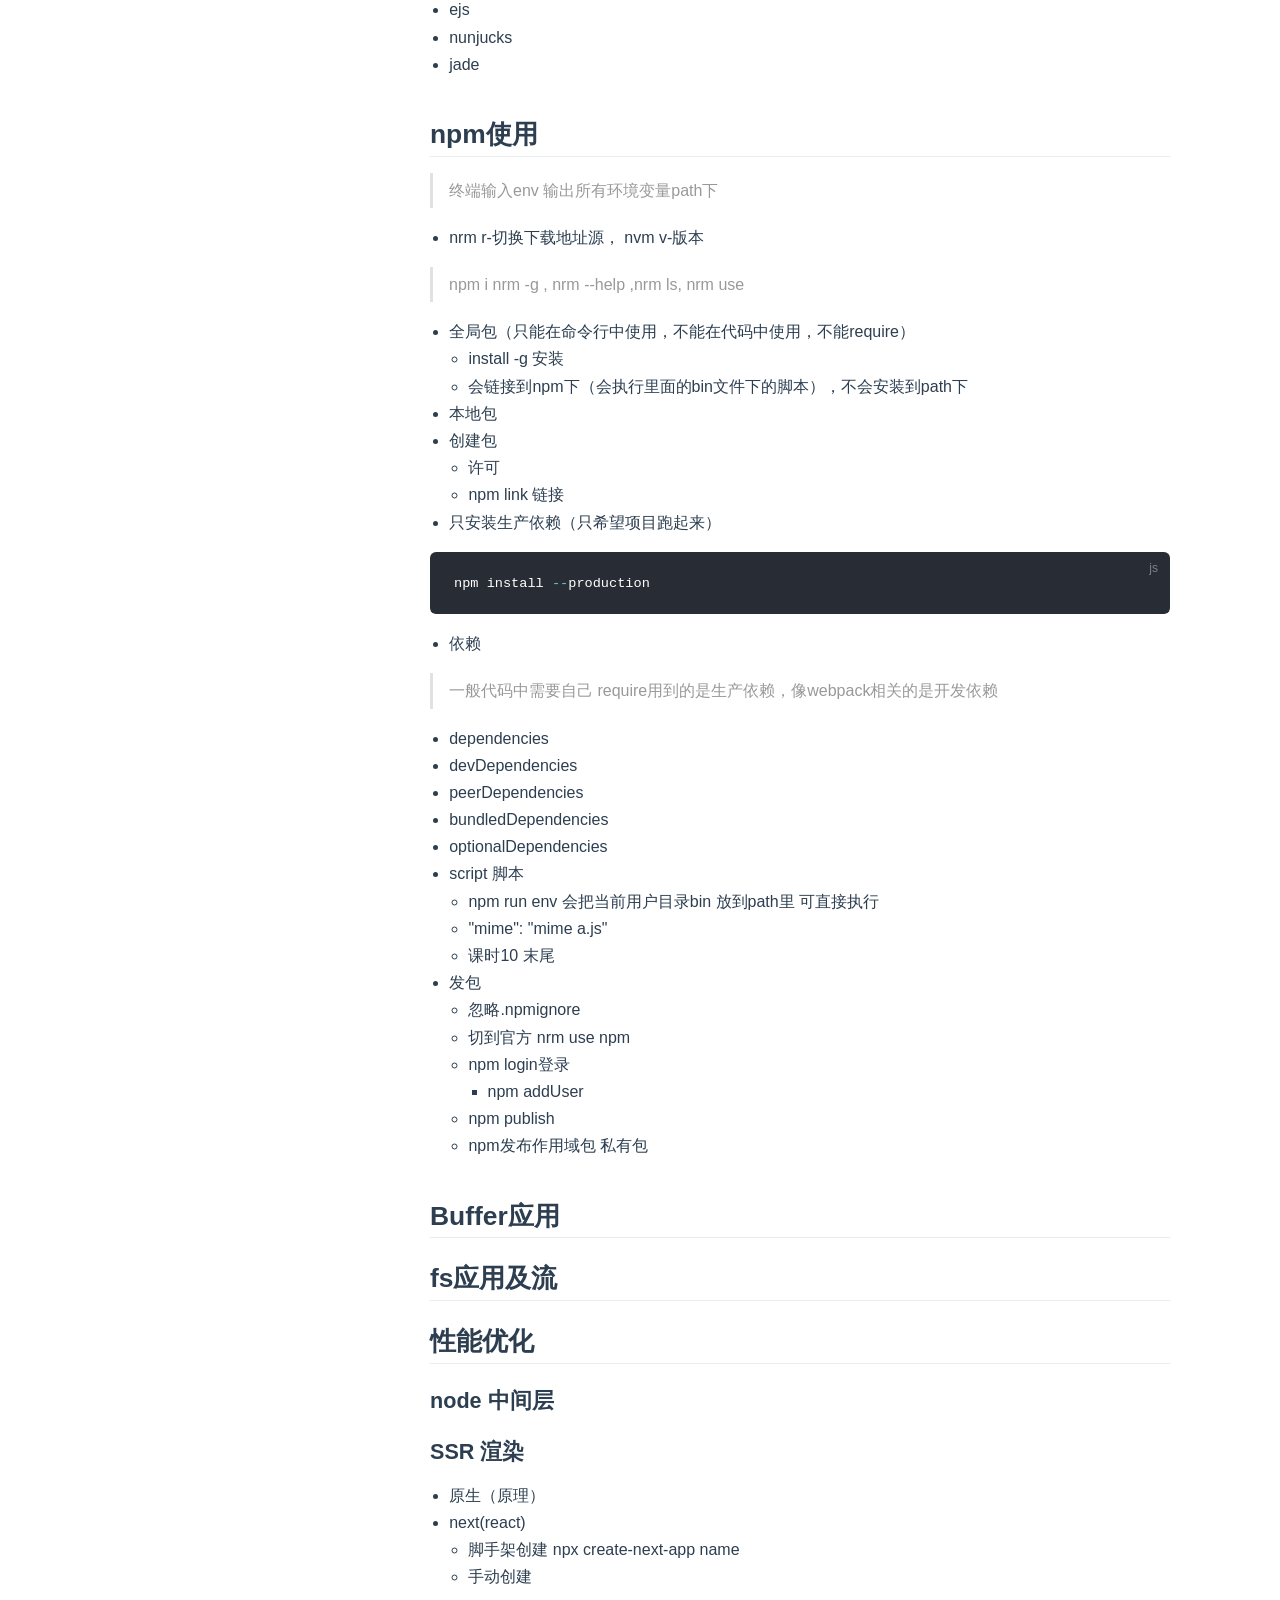
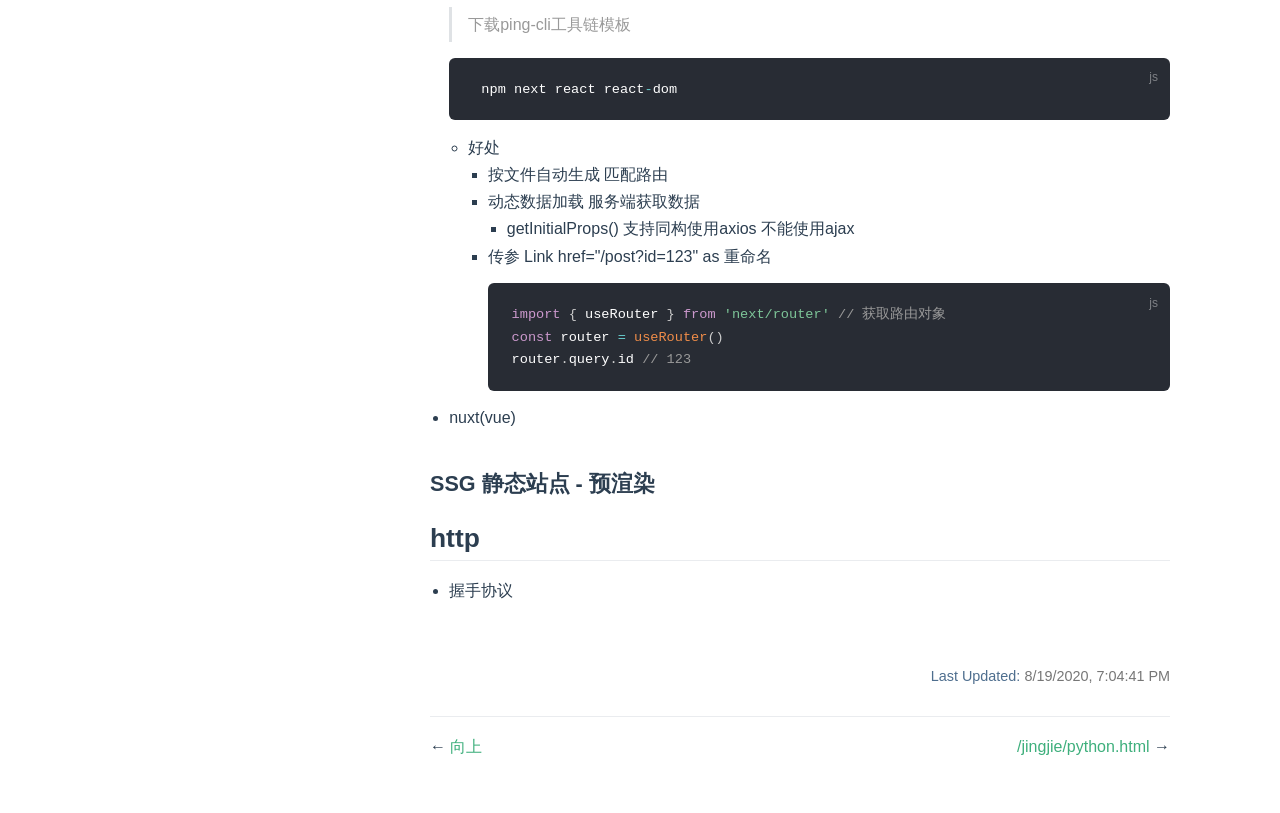
<file: jingjie/node.html>
<!DOCTYPE html>
<html lang="en-US">
  <head>
    <meta charset="utf-8">
    <meta name="viewport" content="width=device-width,initial-scale=1">
    <title>node概记 | 苹果家+</title>
    <meta name="generator" content="VuePress 1.5.4">
    
    <meta name="description" content="汇聚百川，终成江河">
    <link rel="preload" href="/assets/css/0.styles.470a3808.css" as="style"><link rel="preload" href="/assets/js/app.de1d81cd.js" as="script"><link rel="preload" href="/assets/js/2.c2305d67.js" as="script"><link rel="preload" href="/assets/js/41.cde46c4f.js" as="script"><link rel="prefetch" href="/assets/js/10.ea7cb643.js"><link rel="prefetch" href="/assets/js/11.a11503fd.js"><link rel="prefetch" href="/assets/js/12.8f4b0af7.js"><link rel="prefetch" href="/assets/js/13.68a19f50.js"><link rel="prefetch" href="/assets/js/14.0bf1eb19.js"><link rel="prefetch" href="/assets/js/15.91626234.js"><link rel="prefetch" href="/assets/js/16.2b71a137.js"><link rel="prefetch" href="/assets/js/17.3b78bd93.js"><link rel="prefetch" href="/assets/js/18.b93534bb.js"><link rel="prefetch" href="/assets/js/19.98089146.js"><link rel="prefetch" href="/assets/js/20.597cf61a.js"><link rel="prefetch" href="/assets/js/21.230ef33e.js"><link rel="prefetch" href="/assets/js/22.6012955a.js"><link rel="prefetch" href="/assets/js/23.3b9e0fd2.js"><link rel="prefetch" href="/assets/js/24.535e2208.js"><link rel="prefetch" href="/assets/js/25.9d93ae40.js"><link rel="prefetch" href="/assets/js/26.e8c62349.js"><link rel="prefetch" href="/assets/js/27.aa40645a.js"><link rel="prefetch" href="/assets/js/28.15d65c15.js"><link rel="prefetch" href="/assets/js/29.3bf54ac5.js"><link rel="prefetch" href="/assets/js/3.9ada7847.js"><link rel="prefetch" href="/assets/js/30.9f88906b.js"><link rel="prefetch" href="/assets/js/31.f78e0c14.js"><link rel="prefetch" href="/assets/js/32.405ceaf7.js"><link rel="prefetch" href="/assets/js/33.89e28487.js"><link rel="prefetch" href="/assets/js/34.6b58d7cd.js"><link rel="prefetch" href="/assets/js/35.d689a4cf.js"><link rel="prefetch" href="/assets/js/36.6259c160.js"><link rel="prefetch" href="/assets/js/37.eb3afbbe.js"><link rel="prefetch" href="/assets/js/38.4f3c72fa.js"><link rel="prefetch" href="/assets/js/39.59401d97.js"><link rel="prefetch" href="/assets/js/4.9848ea20.js"><link rel="prefetch" href="/assets/js/40.e5127ddd.js"><link rel="prefetch" href="/assets/js/42.5a987bae.js"><link rel="prefetch" href="/assets/js/43.ce2bbfd2.js"><link rel="prefetch" href="/assets/js/44.e58cef39.js"><link rel="prefetch" href="/assets/js/45.5bdd2afc.js"><link rel="prefetch" href="/assets/js/46.cd5722fb.js"><link rel="prefetch" href="/assets/js/47.3e3d0c14.js"><link rel="prefetch" href="/assets/js/48.05bea5d4.js"><link rel="prefetch" href="/assets/js/5.e6d11cb5.js"><link rel="prefetch" href="/assets/js/6.5451d423.js"><link rel="prefetch" href="/assets/js/7.37e814f9.js"><link rel="prefetch" href="/assets/js/8.2424fb21.js"><link rel="prefetch" href="/assets/js/9.3efe92d5.js">
    <link rel="stylesheet" href="/assets/css/0.styles.470a3808.css">
  </head>
  <body>
    <div id="app" data-server-rendered="true"><div class="theme-container"><header class="navbar"><div class="sidebar-button"><svg xmlns="http://www.w3.org/2000/svg" aria-hidden="true" role="img" viewBox="0 0 448 512" class="icon"><path fill="currentColor" d="M436 124H12c-6.627 0-12-5.373-12-12V80c0-6.627 5.373-12 12-12h424c6.627 0 12 5.373 12 12v32c0 6.627-5.373 12-12 12zm0 160H12c-6.627 0-12-5.373-12-12v-32c0-6.627 5.373-12 12-12h424c6.627 0 12 5.373 12 12v32c0 6.627-5.373 12-12 12zm0 160H12c-6.627 0-12-5.373-12-12v-32c0-6.627 5.373-12 12-12h424c6.627 0 12 5.373 12 12v32c0 6.627-5.373 12-12 12z"></path></svg></div> <a href="/" class="home-link router-link-active"><!----> <span class="site-name">苹果家+</span></a> <div class="links"><div class="search-box"><input aria-label="Search" autocomplete="off" spellcheck="false" value=""> <!----></div> <nav class="nav-links can-hide"><div class="nav-item"><div class="dropdown-wrapper"><button type="button" aria-label="UI组件生态" class="dropdown-title"><span class="title">UI组件生态</span> <span class="arrow down"></span></button> <button type="button" aria-label="UI组件生态" class="mobile-dropdown-title"><span class="title">UI组件生态</span> <span class="arrow right"></span></button> <ul class="nav-dropdown" style="display:none;"><li class="dropdown-item"><!----> <a href="/components/jg/button.html" class="nav-link">
  结构组件
</a></li><li class="dropdown-item"><!----> <a href="/components/yw/note.html" class="nav-link">
  业务组件
</a></li><li class="dropdown-item"><!----> <a href="/components/lc/note.html" class="nav-link">
  流程图组件
</a></li><li class="dropdown-item"><!----> <a href="/components/button.html" class="nav-link">
  地图组件
</a></li></ul></div></div><div class="nav-item"><div class="dropdown-wrapper"><button type="button" aria-label="生态系统" class="dropdown-title"><span class="title">生态系统</span> <span class="arrow down"></span></button> <button type="button" aria-label="生态系统" class="mobile-dropdown-title"><span class="title">生态系统</span> <span class="arrow right"></span></button> <ul class="nav-dropdown" style="display:none;"><li class="dropdown-item"><h4>
          项目
        </h4> <ul class="dropdown-subitem-wrapper"><li class="dropdown-subitem"><a href="/ecology/admin/vue.html" class="nav-link">
  ping-vue(简版vue)
</a></li><li class="dropdown-subitem"><a href="/ecology/admin/vue.html" class="nav-link">
  ping-react(简版react)
</a></li><li class="dropdown-subitem"><a href="/ecology/inst.html" class="nav-link">
  ping-offical-vue(响应式)
</a></li><li class="dropdown-subitem"><a href="/ecology/inst.html" class="nav-link">
  ping-xcx
</a></li><li class="dropdown-subitem"><a href="/ecology/inst.html" class="nav-link">
  H5商城
</a></li></ul></li><li class="dropdown-item"><h4>
          资源
        </h4> <ul class="dropdown-subitem-wrapper"><li class="dropdown-subitem"><a href="/components/jg/button.html" class="nav-link">
  UI库-vue
</a></li><li class="dropdown-subitem"><a href="/ecology/dev/devtools.html" class="nav-link">
  基础资源ping-base-lib
</a></li><li class="dropdown-subitem"><a href="/ecology/cli/cli.html" class="nav-link">
  pi(核心，自动化配置)
</a></li><li class="dropdown-subitem"><a href="/ecology/cli/cli.html" class="nav-link">
  脚手架ping-cli
</a></li><li class="dropdown-subitem"><a href="/ecology/webpack.html" class="nav-link">
  打包工具ping-webpack
</a></li><li class="dropdown-subitem"><a href="/ecology/schema.html" class="nav-link">
  校验库
</a></li><li class="dropdown-subitem"><a href="/ecology/schema.html" class="nav-link">
  状态管理
</a></li><li class="dropdown-subitem"><a href="/ecology/schema.html" class="nav-link">
  路由
</a></li><li class="dropdown-subitem"><a href="/ecology/schema.html" class="nav-link">
  日期
</a></li><li class="dropdown-subitem"><a href="/ecology/schema.html" class="nav-link">
  图表
</a></li><li class="dropdown-subitem"><a href="/ecology/schema.html" class="nav-link">
  地图
</a></li><li class="dropdown-subitem"><a href="/ecology/schema.html" class="nav-link">
  关系流程图
</a></li></ul></li></ul></div></div><div class="nav-item"><div class="dropdown-wrapper"><button type="button" aria-label="核心" class="dropdown-title"><span class="title">核心</span> <span class="arrow down"></span></button> <button type="button" aria-label="核心" class="mobile-dropdown-title"><span class="title">核心</span> <span class="arrow right"></span></button> <ul class="nav-dropdown" style="display:none;"><li class="dropdown-item"><!----> <a href="/Core/Api/base.html" class="nav-link">
  基础
</a></li><li class="dropdown-item"><!----> <a href="/Core/V8/base.html" class="nav-link">
  js(v8)引擎
</a></li><li class="dropdown-item"><!----> <a href="/Core/Achieve/base.html" class="nav-link">
  原理实现
</a></li><li class="dropdown-item"><!----> <a href="/Core/Vue/base.html" class="nav-link">
  Vue概记
</a></li><li class="dropdown-item"><!----> <a href="/Core/React/base.html" class="nav-link">
  React概记
</a></li><li class="dropdown-item"><!----> <a href="/Core/MyWebpack/base.html" class="nav-link">
  webpack
</a></li></ul></div></div><div class="nav-item"><a href="/xingneng/base.html" class="nav-link">
  性能优化
</a></div><div class="nav-item"><div class="dropdown-wrapper"><button type="button" aria-label="可视化" class="dropdown-title"><span class="title">可视化</span> <span class="arrow down"></span></button> <button type="button" aria-label="可视化" class="mobile-dropdown-title"><span class="title">可视化</span> <span class="arrow right"></span></button> <ul class="nav-dropdown" style="display:none;"><li class="dropdown-item"><!----> <a href="/Cansee/three.html" class="nav-link">
  three.js
</a></li><li class="dropdown-item"><!----> <a href="/Cansee/D3.html" class="nav-link">
  D3
</a></li></ul></div></div><div class="nav-item"><a href="/zaji/js/base.html" class="nav-link">
  杂记
</a></div><div class="nav-item"><div class="dropdown-wrapper"><button type="button" aria-label="进阶" class="dropdown-title"><span class="title">进阶</span> <span class="arrow down"></span></button> <button type="button" aria-label="进阶" class="mobile-dropdown-title"><span class="title">进阶</span> <span class="arrow right"></span></button> <ul class="nav-dropdown" style="display:none;"><li class="dropdown-item"><!----> <a href="/jingjie/sjjg.html" class="nav-link">
  数据结构
</a></li><li class="dropdown-item"><!----> <a href="/jingjie/suanfa/base.html" class="nav-link">
  算法
</a></li><li class="dropdown-item"><!----> <a href="/jingjie/base.html" class="nav-link">
  node
</a></li><li class="dropdown-item"><!----> <a href="/jingjie/.html" class="nav-link">
  Linux
</a></li><li class="dropdown-item"><!----> <a href="/jingjie/.html" class="nav-link">
  python
</a></li></ul></div></div> <a href="https://github.com/wsmjz" target="_blank" rel="noopener noreferrer" class="repo-link">
    GitHub
    <svg xmlns="http://www.w3.org/2000/svg" aria-hidden="true" x="0px" y="0px" viewBox="0 0 100 100" width="15" height="15" class="icon outbound"><path fill="currentColor" d="M18.8,85.1h56l0,0c2.2,0,4-1.8,4-4v-32h-8v28h-48v-48h28v-8h-32l0,0c-2.2,0-4,1.8-4,4v56C14.8,83.3,16.6,85.1,18.8,85.1z"></path> <polygon fill="currentColor" points="45.7,48.7 51.3,54.3 77.2,28.5 77.2,37.2 85.2,37.2 85.2,14.9 62.8,14.9 62.8,22.9 71.5,22.9"></polygon></svg></a></nav></div></header> <div class="sidebar-mask"></div> <aside class="sidebar"><nav class="nav-links"><div class="nav-item"><div class="dropdown-wrapper"><button type="button" aria-label="UI组件生态" class="dropdown-title"><span class="title">UI组件生态</span> <span class="arrow down"></span></button> <button type="button" aria-label="UI组件生态" class="mobile-dropdown-title"><span class="title">UI组件生态</span> <span class="arrow right"></span></button> <ul class="nav-dropdown" style="display:none;"><li class="dropdown-item"><!----> <a href="/components/jg/button.html" class="nav-link">
  结构组件
</a></li><li class="dropdown-item"><!----> <a href="/components/yw/note.html" class="nav-link">
  业务组件
</a></li><li class="dropdown-item"><!----> <a href="/components/lc/note.html" class="nav-link">
  流程图组件
</a></li><li class="dropdown-item"><!----> <a href="/components/button.html" class="nav-link">
  地图组件
</a></li></ul></div></div><div class="nav-item"><div class="dropdown-wrapper"><button type="button" aria-label="生态系统" class="dropdown-title"><span class="title">生态系统</span> <span class="arrow down"></span></button> <button type="button" aria-label="生态系统" class="mobile-dropdown-title"><span class="title">生态系统</span> <span class="arrow right"></span></button> <ul class="nav-dropdown" style="display:none;"><li class="dropdown-item"><h4>
          项目
        </h4> <ul class="dropdown-subitem-wrapper"><li class="dropdown-subitem"><a href="/ecology/admin/vue.html" class="nav-link">
  ping-vue(简版vue)
</a></li><li class="dropdown-subitem"><a href="/ecology/admin/vue.html" class="nav-link">
  ping-react(简版react)
</a></li><li class="dropdown-subitem"><a href="/ecology/inst.html" class="nav-link">
  ping-offical-vue(响应式)
</a></li><li class="dropdown-subitem"><a href="/ecology/inst.html" class="nav-link">
  ping-xcx
</a></li><li class="dropdown-subitem"><a href="/ecology/inst.html" class="nav-link">
  H5商城
</a></li></ul></li><li class="dropdown-item"><h4>
          资源
        </h4> <ul class="dropdown-subitem-wrapper"><li class="dropdown-subitem"><a href="/components/jg/button.html" class="nav-link">
  UI库-vue
</a></li><li class="dropdown-subitem"><a href="/ecology/dev/devtools.html" class="nav-link">
  基础资源ping-base-lib
</a></li><li class="dropdown-subitem"><a href="/ecology/cli/cli.html" class="nav-link">
  pi(核心，自动化配置)
</a></li><li class="dropdown-subitem"><a href="/ecology/cli/cli.html" class="nav-link">
  脚手架ping-cli
</a></li><li class="dropdown-subitem"><a href="/ecology/webpack.html" class="nav-link">
  打包工具ping-webpack
</a></li><li class="dropdown-subitem"><a href="/ecology/schema.html" class="nav-link">
  校验库
</a></li><li class="dropdown-subitem"><a href="/ecology/schema.html" class="nav-link">
  状态管理
</a></li><li class="dropdown-subitem"><a href="/ecology/schema.html" class="nav-link">
  路由
</a></li><li class="dropdown-subitem"><a href="/ecology/schema.html" class="nav-link">
  日期
</a></li><li class="dropdown-subitem"><a href="/ecology/schema.html" class="nav-link">
  图表
</a></li><li class="dropdown-subitem"><a href="/ecology/schema.html" class="nav-link">
  地图
</a></li><li class="dropdown-subitem"><a href="/ecology/schema.html" class="nav-link">
  关系流程图
</a></li></ul></li></ul></div></div><div class="nav-item"><div class="dropdown-wrapper"><button type="button" aria-label="核心" class="dropdown-title"><span class="title">核心</span> <span class="arrow down"></span></button> <button type="button" aria-label="核心" class="mobile-dropdown-title"><span class="title">核心</span> <span class="arrow right"></span></button> <ul class="nav-dropdown" style="display:none;"><li class="dropdown-item"><!----> <a href="/Core/Api/base.html" class="nav-link">
  基础
</a></li><li class="dropdown-item"><!----> <a href="/Core/V8/base.html" class="nav-link">
  js(v8)引擎
</a></li><li class="dropdown-item"><!----> <a href="/Core/Achieve/base.html" class="nav-link">
  原理实现
</a></li><li class="dropdown-item"><!----> <a href="/Core/Vue/base.html" class="nav-link">
  Vue概记
</a></li><li class="dropdown-item"><!----> <a href="/Core/React/base.html" class="nav-link">
  React概记
</a></li><li class="dropdown-item"><!----> <a href="/Core/MyWebpack/base.html" class="nav-link">
  webpack
</a></li></ul></div></div><div class="nav-item"><a href="/xingneng/base.html" class="nav-link">
  性能优化
</a></div><div class="nav-item"><div class="dropdown-wrapper"><button type="button" aria-label="可视化" class="dropdown-title"><span class="title">可视化</span> <span class="arrow down"></span></button> <button type="button" aria-label="可视化" class="mobile-dropdown-title"><span class="title">可视化</span> <span class="arrow right"></span></button> <ul class="nav-dropdown" style="display:none;"><li class="dropdown-item"><!----> <a href="/Cansee/three.html" class="nav-link">
  three.js
</a></li><li class="dropdown-item"><!----> <a href="/Cansee/D3.html" class="nav-link">
  D3
</a></li></ul></div></div><div class="nav-item"><a href="/zaji/js/base.html" class="nav-link">
  杂记
</a></div><div class="nav-item"><div class="dropdown-wrapper"><button type="button" aria-label="进阶" class="dropdown-title"><span class="title">进阶</span> <span class="arrow down"></span></button> <button type="button" aria-label="进阶" class="mobile-dropdown-title"><span class="title">进阶</span> <span class="arrow right"></span></button> <ul class="nav-dropdown" style="display:none;"><li class="dropdown-item"><!----> <a href="/jingjie/sjjg.html" class="nav-link">
  数据结构
</a></li><li class="dropdown-item"><!----> <a href="/jingjie/suanfa/base.html" class="nav-link">
  算法
</a></li><li class="dropdown-item"><!----> <a href="/jingjie/base.html" class="nav-link">
  node
</a></li><li class="dropdown-item"><!----> <a href="/jingjie/.html" class="nav-link">
  Linux
</a></li><li class="dropdown-item"><!----> <a href="/jingjie/.html" class="nav-link">
  python
</a></li></ul></div></div> <a href="https://github.com/wsmjz" target="_blank" rel="noopener noreferrer" class="repo-link">
    GitHub
    <svg xmlns="http://www.w3.org/2000/svg" aria-hidden="true" x="0px" y="0px" viewBox="0 0 100 100" width="15" height="15" class="icon outbound"><path fill="currentColor" d="M18.8,85.1h56l0,0c2.2,0,4-1.8,4-4v-32h-8v28h-48v-48h28v-8h-32l0,0c-2.2,0-4,1.8-4,4v56C14.8,83.3,16.6,85.1,18.8,85.1z"></path> <polygon fill="currentColor" points="45.7,48.7 51.3,54.3 77.2,28.5 77.2,37.2 85.2,37.2 85.2,14.9 62.8,14.9 62.8,22.9 71.5,22.9"></polygon></svg></a></nav>  <ul class="sidebar-links"><li><section class="sidebar-group collapsable depth-0"><p class="sidebar-heading"><span>设计模式</span> <span class="arrow right"></span></p> <!----></section></li><li><section class="sidebar-group collapsable depth-0"><p class="sidebar-heading"><span>向上</span> <span class="arrow right"></span></p> <!----></section></li><li><section class="sidebar-group collapsable depth-0"><p class="sidebar-heading open"><span>node</span> <span class="arrow down"></span></p> <ul class="sidebar-links sidebar-group-items"><li><a href="/jingjie/node.html" aria-current="page" class="active sidebar-link">node概记</a><ul class="sidebar-sub-headers"><li class="sidebar-sub-header"><a href="/jingjie/node.html#框架" class="sidebar-link">框架</a></li><li class="sidebar-sub-header"><a href="/jingjie/node.html#应用" class="sidebar-link">应用</a></li><li class="sidebar-sub-header"><a href="/jingjie/node.html#进程与线程" class="sidebar-link">进程与线程</a></li><li class="sidebar-sub-header"><a href="/jingjie/node.html#同步-异步-阻塞-非阻塞" class="sidebar-link">同步，异步/阻塞，非阻塞</a></li><li class="sidebar-sub-header"><a href="/jingjie/node.html#全局变量-global" class="sidebar-link">全局变量（global ）</a></li><li class="sidebar-sub-header"><a href="/jingjie/node.html#事件环" class="sidebar-link">事件环</a></li><li class="sidebar-sub-header"><a href="/jingjie/node.html#常用包" class="sidebar-link">常用包</a></li><li class="sidebar-sub-header"><a href="/jingjie/node.html#module" class="sidebar-link">module</a></li><li class="sidebar-sub-header"><a href="/jingjie/node.html#模板引擎的实现原理" class="sidebar-link">模板引擎的实现原理</a></li><li class="sidebar-sub-header"><a href="/jingjie/node.html#npm使用" class="sidebar-link">npm使用</a></li><li class="sidebar-sub-header"><a href="/jingjie/node.html#buffer应用" class="sidebar-link">Buffer应用</a></li><li class="sidebar-sub-header"><a href="/jingjie/node.html#fs应用及流" class="sidebar-link">fs应用及流</a></li><li class="sidebar-sub-header"><a href="/jingjie/node.html#性能优化" class="sidebar-link">性能优化</a></li><li class="sidebar-sub-header"><a href="/jingjie/node.html#http" class="sidebar-link">http</a></li></ul></li></ul></section></li><li><section class="sidebar-group collapsable depth-0"><p class="sidebar-heading"><span>python</span> <span class="arrow right"></span></p> <!----></section></li></ul> </aside> <main class="page"> <div class="theme-default-content content__default"><h1 id="node概记"><a href="#node概记" class="header-anchor">#</a> node概记</h1> <blockquote><p><a href="http://nodejs.cn/" target="_blank" rel="noopener noreferrer">文档<svg xmlns="http://www.w3.org/2000/svg" aria-hidden="true" x="0px" y="0px" viewBox="0 0 100 100" width="15" height="15" class="icon outbound"><path fill="currentColor" d="M18.8,85.1h56l0,0c2.2,0,4-1.8,4-4v-32h-8v28h-48v-48h28v-8h-32l0,0c-2.2,0-4,1.8-4,4v56C14.8,83.3,16.6,85.1,18.8,85.1z"></path> <polygon fill="currentColor" points="45.7,48.7 51.3,54.3 77.2,28.5 77.2,37.2 85.2,37.2 85.2,14.9 62.8,14.9 62.8,22.9 71.5,22.9"></polygon></svg></a><br>
特点：node是轮训 不会出现高并发</p></blockquote> <ul><li>事件队列</li> <li>全局对象</li> <li>模块</li> <li>npm</li> <li>Buffer, fs,流</li> <li>http和tcp服务</li></ul> <h2 id="框架"><a href="#框架" class="header-anchor">#</a> 框架</h2> <ul><li>express</li> <li>koa</li></ul> <h2 id="应用"><a href="#应用" class="header-anchor">#</a> 应用</h2> <ul><li>文件上传</li></ul> <h2 id="进程与线程"><a href="#进程与线程" class="header-anchor">#</a> 进程与线程</h2> <ul><li>开子进程</li></ul> <h2 id="同步-异步-阻塞-非阻塞"><a href="#同步-异步-阻塞-非阻塞" class="header-anchor">#</a> 同步，异步/阻塞，非阻塞</h2> <h2 id="全局变量-global"><a href="#全局变量-global" class="header-anchor">#</a> 全局变量（global ）</h2> <p>globle, this并不是global, 每个文件外面都会包着一成函数，实现模块化,并将函数中的this更改了，这个函数也可以传参<code>console.log(arguments)</code></p> <blockquote><p>// {}(exports) require module __filename __dirname 这些参数也是全局对象，可以直接使用<br>
查看所有全局对象<code>global</code></p></blockquote> <div class="language-js extra-class"><pre class="language-js"><code>console<span class="token punctuation">.</span><span class="token function">log</span><span class="token punctuation">(</span>Object<span class="token punctuation">.</span><span class="token function">keys</span><span class="token punctuation">(</span>global<span class="token punctuation">)</span><span class="token punctuation">)</span>
</code></pre></div><blockquote><p>注意</p></blockquote> <div class="language-js extra-class"><pre class="language-js"><code>console<span class="token punctuation">.</span><span class="token function">log</span><span class="token punctuation">(</span><span class="token keyword">this</span><span class="token punctuation">)</span> <span class="token comment">// this并不是global</span>
<span class="token punctuation">(</span><span class="token keyword">function</span> <span class="token punctuation">(</span><span class="token parameter">params</span><span class="token punctuation">)</span> <span class="token punctuation">{</span>
   console<span class="token punctuation">.</span><span class="token function">log</span><span class="token punctuation">(</span><span class="token keyword">this</span><span class="token punctuation">)</span> <span class="token comment">// global</span>
<span class="token punctuation">}</span><span class="token punctuation">)</span>
</code></pre></div><ul><li>console</li> <li>Buffer 缓存区 存储二进制</li> <li>setTimeout</li> <li>setInterval</li> <li>process</li></ul> <blockquote><p>process.argv</p></blockquote> <ul><li>nextTick</li> <li>argv 参数列表(从第二个开始是传的) --port --config</li> <li>cwd 当前工作目录</li> <li>env 环境变量</li></ul> <blockquote><p>cross-env 跨平台设置环境变量</p></blockquote> <h2 id="事件环"><a href="#事件环" class="header-anchor">#</a> 事件环</h2> <h2 id="常用包"><a href="#常用包" class="header-anchor">#</a> 常用包</h2> <ul><li>commander</li></ul> <blockquote><p>1.追加参数信息，2.解析参数, 自动配置属性</p></blockquote> <div class="language-js extra-class"><pre class="language-js"><code><span class="token keyword">let</span> program <span class="token operator">=</span> <span class="token function">require</span><span class="token punctuation">(</span><span class="token string">'commander'</span><span class="token punctuation">)</span>
program<span class="token punctuation">.</span><span class="token function">option</span><span class="token punctuation">(</span><span class="token string">'-p, --port &lt;value&gt;'</span><span class="token punctuation">,</span> <span class="token string">'设置端口号'</span><span class="token punctuation">)</span>
</code></pre></div><ul><li>on</li> <li>parse</li> <li>option</li> <li>command</li></ul> <div class="language-js extra-class"><pre class="language-js"><code>program<span class="token punctuation">.</span><span class="token function">command</span><span class="token punctuation">(</span><span class="token string">'create'</span><span class="token punctuation">)</span><span class="token punctuation">.</span><span class="token function">action</span><span class="token punctuation">(</span><span class="token keyword">function</span><span class="token punctuation">(</span><span class="token punctuation">)</span> <span class="token punctuation">{</span>
   console<span class="token punctuation">.</span><span class="token function">log</span><span class="token punctuation">(</span><span class="token string">'vue create project'</span><span class="token punctuation">)</span>
<span class="token punctuation">}</span><span class="token punctuation">)</span>
</code></pre></div><ul><li>version</li></ul> <div class="language-js extra-class"><pre class="language-js"><code>program<span class="token punctuation">.</span><span class="token function">version</span><span class="token punctuation">(</span><span class="token string">'1.0.0'</span><span class="token punctuation">)</span>
node <span class="token number">1.</span>js <span class="token operator">--</span>version <span class="token comment">// 会打印出版本号</span>
</code></pre></div><h2 id="module"><a href="#module" class="header-anchor">#</a> module</h2> <p>node是基于事件的 发布订阅的模块</p> <ul><li>模块加载的顺序问题
<ul><li>nodejs中默认添加.js .json后缀</li> <li>默认找index.js, 可创建一个package.json来重新指定，描述</li> <li>不写后缀，会先找文件，再找文件夹</li> <li>如果不是内置模块，会找node_modules中的第三方模块（会向上查找）</li></ul></li> <li>内置(核心)模块
<ul><li>path</li> <li>fs</li> <li>events</li> <li>util
util.inherits()</li></ul></li> <li>自定义模块
<ul><li>require做了啥</li> <li>包装了一层函数
<ul><li>加载json实现</li> <li>require() 是同步的</li> <li>多次引用 做了缓存 ,模块的缓存机制</li></ul></li></ul></li> <li>第三方模块</li></ul> <h2 id="模板引擎的实现原理"><a href="#模板引擎的实现原理" class="header-anchor">#</a> 模板引擎的实现原理</h2> <ul><li>es6模板字符串
<ul><li>正则匹配</li></ul></li> <li>ejs</li> <li>nunjucks</li> <li>jade</li></ul> <h2 id="npm使用"><a href="#npm使用" class="header-anchor">#</a> npm使用</h2> <blockquote><p>终端输入env 输出所有环境变量path下<br></p></blockquote> <ul><li>nrm r-切换下载地址源， nvm v-版本</li></ul> <blockquote><p>npm i nrm -g , nrm --help ,nrm ls, nrm use</p></blockquote> <ul><li>全局包（只能在命令行中使用，不能在代码中使用，不能require）
<ul><li>install -g 安装</li> <li>会链接到npm下（会执行里面的bin文件下的脚本），不会安装到path下</li></ul></li> <li>本地包</li> <li>创建包
<ul><li>许可</li> <li>npm link 链接</li></ul></li> <li>只安装生产依赖（只希望项目跑起来）</li></ul> <div class="language-js extra-class"><pre class="language-js"><code>npm install <span class="token operator">--</span>production
</code></pre></div><ul><li>依赖</li></ul> <blockquote><p>一般代码中需要自己 require用到的是生产依赖，像webpack相关的是开发依赖</p></blockquote> <ul><li>dependencies</li> <li>devDependencies</li> <li>peerDependencies</li> <li>bundledDependencies</li> <li>optionalDependencies</li> <li>script 脚本
<ul><li>npm run env 会把当前用户目录bin 放到path里 可直接执行</li> <li>&quot;mime&quot;: &quot;mime a.js&quot;</li> <li>课时10 末尾</li></ul></li> <li>发包
<ul><li>忽略.npmignore</li> <li>切到官方 nrm use npm</li> <li>npm login登录
<ul><li>npm addUser</li></ul></li> <li>npm publish</li> <li>npm发布作用域包 私有包</li></ul></li></ul> <h2 id="buffer应用"><a href="#buffer应用" class="header-anchor">#</a> Buffer应用</h2> <h2 id="fs应用及流"><a href="#fs应用及流" class="header-anchor">#</a> fs应用及流</h2> <h2 id="性能优化"><a href="#性能优化" class="header-anchor">#</a> 性能优化</h2> <h3 id="node-中间层"><a href="#node-中间层" class="header-anchor">#</a> node 中间层</h3> <h3 id="ssr-渲染"><a href="#ssr-渲染" class="header-anchor">#</a> SSR 渲染</h3> <ul><li>原生（原理）</li> <li>next(react)
<ul><li>脚手架创建 npx create-next-app name</li> <li>手动创建</li></ul> <blockquote><p>下载ping-cli工具链模板</p></blockquote> <div class="language-js extra-class"><pre class="language-js"><code> npm next react react<span class="token operator">-</span>dom
</code></pre></div><ul><li>好处
<ul><li>按文件自动生成 匹配路由</li> <li>动态数据加载 服务端获取数据
<ul><li>getInitialProps() 支持同构使用axios 不能使用ajax</li></ul></li> <li>传参 Link href=&quot;/post?id=123&quot; as 重命名<div class="language-js extra-class"><pre class="language-js"><code><span class="token keyword">import</span> <span class="token punctuation">{</span> useRouter <span class="token punctuation">}</span> <span class="token keyword">from</span> <span class="token string">'next/router'</span> <span class="token comment">// 获取路由对象</span>
<span class="token keyword">const</span> router <span class="token operator">=</span> <span class="token function">useRouter</span><span class="token punctuation">(</span><span class="token punctuation">)</span>
router<span class="token punctuation">.</span>query<span class="token punctuation">.</span>id <span class="token comment">// 123</span>
</code></pre></div></li></ul></li></ul></li> <li>nuxt(vue)</li></ul> <h3 id="ssg-静态站点-预渲染"><a href="#ssg-静态站点-预渲染" class="header-anchor">#</a> SSG 静态站点 - 预渲染</h3> <h2 id="http"><a href="#http" class="header-anchor">#</a> http</h2> <ul><li>握手协议</li></ul></div> <footer class="page-edit"><!----> <div class="last-updated"><span class="prefix">Last Updated:</span> <span class="time">8/19/2020, 7:04:41 PM</span></div></footer> <div class="page-nav"><p class="inner"><span class="prev">
      ←
      <a href="/jingjie/base.html" class="prev">
        向上
      </a></span> <span class="next"><a href="/jingjie/python.html">
        /jingjie/python.html
      </a>
      →
    </span></p></div> </main></div><div class="global-ui"></div></div>
    <script src="/assets/js/app.de1d81cd.js" defer></script><script src="/assets/js/2.c2305d67.js" defer></script><script src="/assets/js/41.cde46c4f.js" defer></script>
  </body>
</html>
</file>
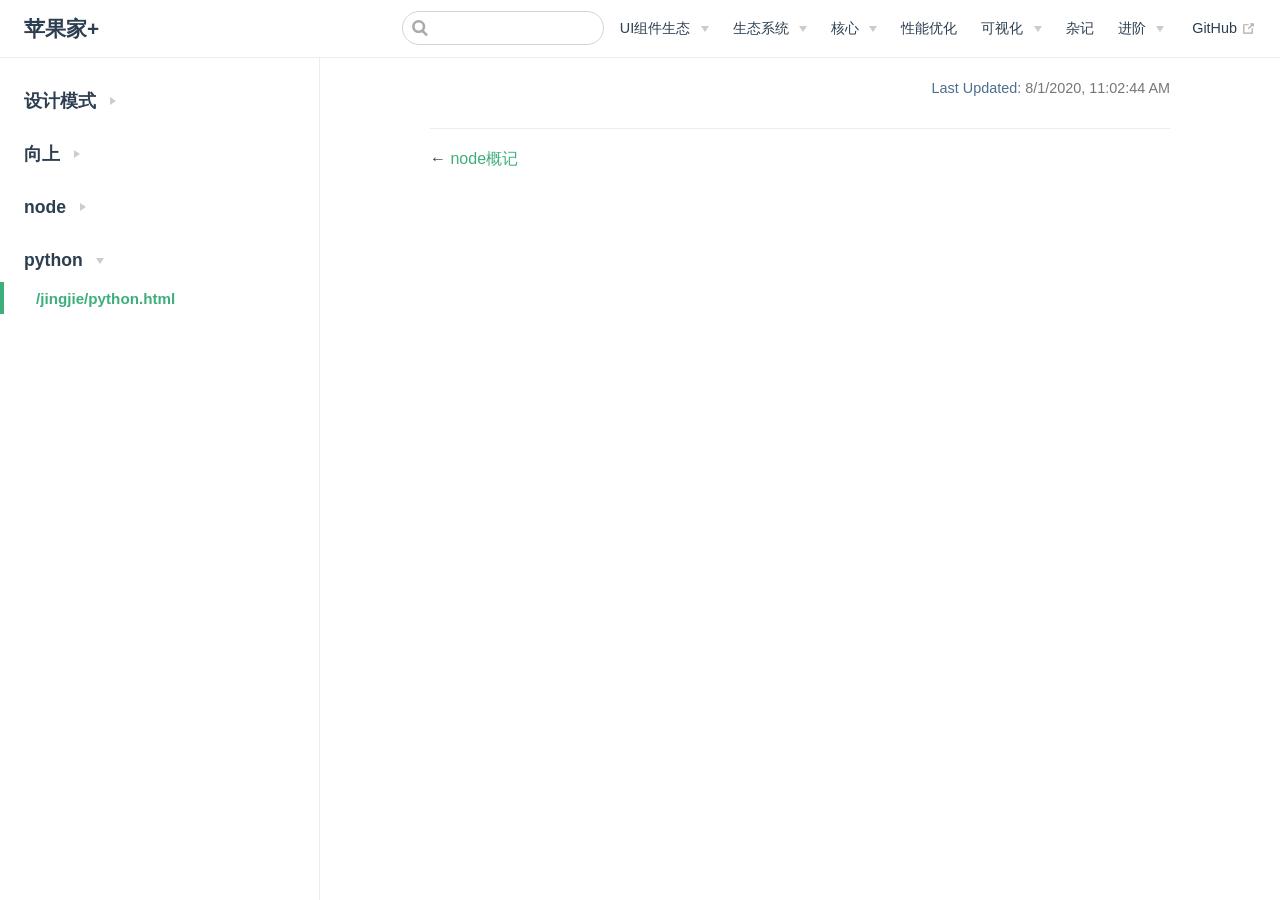
<file: jingjie/python.html>
<!DOCTYPE html>
<html lang="en-US">
  <head>
    <meta charset="utf-8">
    <meta name="viewport" content="width=device-width,initial-scale=1">
    <title>苹果家+</title>
    <meta name="generator" content="VuePress 1.5.4">
    
    <meta name="description" content="汇聚百川，终成江河">
    <link rel="preload" href="/assets/css/0.styles.470a3808.css" as="style"><link rel="preload" href="/assets/js/app.de1d81cd.js" as="script"><link rel="preload" href="/assets/js/2.c2305d67.js" as="script"><link rel="preload" href="/assets/js/42.5a987bae.js" as="script"><link rel="prefetch" href="/assets/js/10.ea7cb643.js"><link rel="prefetch" href="/assets/js/11.a11503fd.js"><link rel="prefetch" href="/assets/js/12.8f4b0af7.js"><link rel="prefetch" href="/assets/js/13.68a19f50.js"><link rel="prefetch" href="/assets/js/14.0bf1eb19.js"><link rel="prefetch" href="/assets/js/15.91626234.js"><link rel="prefetch" href="/assets/js/16.2b71a137.js"><link rel="prefetch" href="/assets/js/17.3b78bd93.js"><link rel="prefetch" href="/assets/js/18.b93534bb.js"><link rel="prefetch" href="/assets/js/19.98089146.js"><link rel="prefetch" href="/assets/js/20.597cf61a.js"><link rel="prefetch" href="/assets/js/21.230ef33e.js"><link rel="prefetch" href="/assets/js/22.6012955a.js"><link rel="prefetch" href="/assets/js/23.3b9e0fd2.js"><link rel="prefetch" href="/assets/js/24.535e2208.js"><link rel="prefetch" href="/assets/js/25.9d93ae40.js"><link rel="prefetch" href="/assets/js/26.e8c62349.js"><link rel="prefetch" href="/assets/js/27.aa40645a.js"><link rel="prefetch" href="/assets/js/28.15d65c15.js"><link rel="prefetch" href="/assets/js/29.3bf54ac5.js"><link rel="prefetch" href="/assets/js/3.9ada7847.js"><link rel="prefetch" href="/assets/js/30.9f88906b.js"><link rel="prefetch" href="/assets/js/31.f78e0c14.js"><link rel="prefetch" href="/assets/js/32.405ceaf7.js"><link rel="prefetch" href="/assets/js/33.89e28487.js"><link rel="prefetch" href="/assets/js/34.6b58d7cd.js"><link rel="prefetch" href="/assets/js/35.d689a4cf.js"><link rel="prefetch" href="/assets/js/36.6259c160.js"><link rel="prefetch" href="/assets/js/37.eb3afbbe.js"><link rel="prefetch" href="/assets/js/38.4f3c72fa.js"><link rel="prefetch" href="/assets/js/39.59401d97.js"><link rel="prefetch" href="/assets/js/4.9848ea20.js"><link rel="prefetch" href="/assets/js/40.e5127ddd.js"><link rel="prefetch" href="/assets/js/41.cde46c4f.js"><link rel="prefetch" href="/assets/js/43.ce2bbfd2.js"><link rel="prefetch" href="/assets/js/44.e58cef39.js"><link rel="prefetch" href="/assets/js/45.5bdd2afc.js"><link rel="prefetch" href="/assets/js/46.cd5722fb.js"><link rel="prefetch" href="/assets/js/47.3e3d0c14.js"><link rel="prefetch" href="/assets/js/48.05bea5d4.js"><link rel="prefetch" href="/assets/js/5.e6d11cb5.js"><link rel="prefetch" href="/assets/js/6.5451d423.js"><link rel="prefetch" href="/assets/js/7.37e814f9.js"><link rel="prefetch" href="/assets/js/8.2424fb21.js"><link rel="prefetch" href="/assets/js/9.3efe92d5.js">
    <link rel="stylesheet" href="/assets/css/0.styles.470a3808.css">
  </head>
  <body>
    <div id="app" data-server-rendered="true"><div class="theme-container"><header class="navbar"><div class="sidebar-button"><svg xmlns="http://www.w3.org/2000/svg" aria-hidden="true" role="img" viewBox="0 0 448 512" class="icon"><path fill="currentColor" d="M436 124H12c-6.627 0-12-5.373-12-12V80c0-6.627 5.373-12 12-12h424c6.627 0 12 5.373 12 12v32c0 6.627-5.373 12-12 12zm0 160H12c-6.627 0-12-5.373-12-12v-32c0-6.627 5.373-12 12-12h424c6.627 0 12 5.373 12 12v32c0 6.627-5.373 12-12 12zm0 160H12c-6.627 0-12-5.373-12-12v-32c0-6.627 5.373-12 12-12h424c6.627 0 12 5.373 12 12v32c0 6.627-5.373 12-12 12z"></path></svg></div> <a href="/" class="home-link router-link-active"><!----> <span class="site-name">苹果家+</span></a> <div class="links"><div class="search-box"><input aria-label="Search" autocomplete="off" spellcheck="false" value=""> <!----></div> <nav class="nav-links can-hide"><div class="nav-item"><div class="dropdown-wrapper"><button type="button" aria-label="UI组件生态" class="dropdown-title"><span class="title">UI组件生态</span> <span class="arrow down"></span></button> <button type="button" aria-label="UI组件生态" class="mobile-dropdown-title"><span class="title">UI组件生态</span> <span class="arrow right"></span></button> <ul class="nav-dropdown" style="display:none;"><li class="dropdown-item"><!----> <a href="/components/jg/button.html" class="nav-link">
  结构组件
</a></li><li class="dropdown-item"><!----> <a href="/components/yw/note.html" class="nav-link">
  业务组件
</a></li><li class="dropdown-item"><!----> <a href="/components/lc/note.html" class="nav-link">
  流程图组件
</a></li><li class="dropdown-item"><!----> <a href="/components/button.html" class="nav-link">
  地图组件
</a></li></ul></div></div><div class="nav-item"><div class="dropdown-wrapper"><button type="button" aria-label="生态系统" class="dropdown-title"><span class="title">生态系统</span> <span class="arrow down"></span></button> <button type="button" aria-label="生态系统" class="mobile-dropdown-title"><span class="title">生态系统</span> <span class="arrow right"></span></button> <ul class="nav-dropdown" style="display:none;"><li class="dropdown-item"><h4>
          项目
        </h4> <ul class="dropdown-subitem-wrapper"><li class="dropdown-subitem"><a href="/ecology/admin/vue.html" class="nav-link">
  ping-vue(简版vue)
</a></li><li class="dropdown-subitem"><a href="/ecology/admin/vue.html" class="nav-link">
  ping-react(简版react)
</a></li><li class="dropdown-subitem"><a href="/ecology/inst.html" class="nav-link">
  ping-offical-vue(响应式)
</a></li><li class="dropdown-subitem"><a href="/ecology/inst.html" class="nav-link">
  ping-xcx
</a></li><li class="dropdown-subitem"><a href="/ecology/inst.html" class="nav-link">
  H5商城
</a></li></ul></li><li class="dropdown-item"><h4>
          资源
        </h4> <ul class="dropdown-subitem-wrapper"><li class="dropdown-subitem"><a href="/components/jg/button.html" class="nav-link">
  UI库-vue
</a></li><li class="dropdown-subitem"><a href="/ecology/dev/devtools.html" class="nav-link">
  基础资源ping-base-lib
</a></li><li class="dropdown-subitem"><a href="/ecology/cli/cli.html" class="nav-link">
  pi(核心，自动化配置)
</a></li><li class="dropdown-subitem"><a href="/ecology/cli/cli.html" class="nav-link">
  脚手架ping-cli
</a></li><li class="dropdown-subitem"><a href="/ecology/webpack.html" class="nav-link">
  打包工具ping-webpack
</a></li><li class="dropdown-subitem"><a href="/ecology/schema.html" class="nav-link">
  校验库
</a></li><li class="dropdown-subitem"><a href="/ecology/schema.html" class="nav-link">
  状态管理
</a></li><li class="dropdown-subitem"><a href="/ecology/schema.html" class="nav-link">
  路由
</a></li><li class="dropdown-subitem"><a href="/ecology/schema.html" class="nav-link">
  日期
</a></li><li class="dropdown-subitem"><a href="/ecology/schema.html" class="nav-link">
  图表
</a></li><li class="dropdown-subitem"><a href="/ecology/schema.html" class="nav-link">
  地图
</a></li><li class="dropdown-subitem"><a href="/ecology/schema.html" class="nav-link">
  关系流程图
</a></li></ul></li></ul></div></div><div class="nav-item"><div class="dropdown-wrapper"><button type="button" aria-label="核心" class="dropdown-title"><span class="title">核心</span> <span class="arrow down"></span></button> <button type="button" aria-label="核心" class="mobile-dropdown-title"><span class="title">核心</span> <span class="arrow right"></span></button> <ul class="nav-dropdown" style="display:none;"><li class="dropdown-item"><!----> <a href="/Core/Api/base.html" class="nav-link">
  基础
</a></li><li class="dropdown-item"><!----> <a href="/Core/V8/base.html" class="nav-link">
  js(v8)引擎
</a></li><li class="dropdown-item"><!----> <a href="/Core/Achieve/base.html" class="nav-link">
  原理实现
</a></li><li class="dropdown-item"><!----> <a href="/Core/Vue/base.html" class="nav-link">
  Vue概记
</a></li><li class="dropdown-item"><!----> <a href="/Core/React/base.html" class="nav-link">
  React概记
</a></li><li class="dropdown-item"><!----> <a href="/Core/MyWebpack/base.html" class="nav-link">
  webpack
</a></li></ul></div></div><div class="nav-item"><a href="/xingneng/base.html" class="nav-link">
  性能优化
</a></div><div class="nav-item"><div class="dropdown-wrapper"><button type="button" aria-label="可视化" class="dropdown-title"><span class="title">可视化</span> <span class="arrow down"></span></button> <button type="button" aria-label="可视化" class="mobile-dropdown-title"><span class="title">可视化</span> <span class="arrow right"></span></button> <ul class="nav-dropdown" style="display:none;"><li class="dropdown-item"><!----> <a href="/Cansee/three.html" class="nav-link">
  three.js
</a></li><li class="dropdown-item"><!----> <a href="/Cansee/D3.html" class="nav-link">
  D3
</a></li></ul></div></div><div class="nav-item"><a href="/zaji/js/base.html" class="nav-link">
  杂记
</a></div><div class="nav-item"><div class="dropdown-wrapper"><button type="button" aria-label="进阶" class="dropdown-title"><span class="title">进阶</span> <span class="arrow down"></span></button> <button type="button" aria-label="进阶" class="mobile-dropdown-title"><span class="title">进阶</span> <span class="arrow right"></span></button> <ul class="nav-dropdown" style="display:none;"><li class="dropdown-item"><!----> <a href="/jingjie/sjjg.html" class="nav-link">
  数据结构
</a></li><li class="dropdown-item"><!----> <a href="/jingjie/suanfa/base.html" class="nav-link">
  算法
</a></li><li class="dropdown-item"><!----> <a href="/jingjie/base.html" class="nav-link">
  node
</a></li><li class="dropdown-item"><!----> <a href="/jingjie/.html" class="nav-link">
  Linux
</a></li><li class="dropdown-item"><!----> <a href="/jingjie/.html" class="nav-link">
  python
</a></li></ul></div></div> <a href="https://github.com/wsmjz" target="_blank" rel="noopener noreferrer" class="repo-link">
    GitHub
    <svg xmlns="http://www.w3.org/2000/svg" aria-hidden="true" x="0px" y="0px" viewBox="0 0 100 100" width="15" height="15" class="icon outbound"><path fill="currentColor" d="M18.8,85.1h56l0,0c2.2,0,4-1.8,4-4v-32h-8v28h-48v-48h28v-8h-32l0,0c-2.2,0-4,1.8-4,4v56C14.8,83.3,16.6,85.1,18.8,85.1z"></path> <polygon fill="currentColor" points="45.7,48.7 51.3,54.3 77.2,28.5 77.2,37.2 85.2,37.2 85.2,14.9 62.8,14.9 62.8,22.9 71.5,22.9"></polygon></svg></a></nav></div></header> <div class="sidebar-mask"></div> <aside class="sidebar"><nav class="nav-links"><div class="nav-item"><div class="dropdown-wrapper"><button type="button" aria-label="UI组件生态" class="dropdown-title"><span class="title">UI组件生态</span> <span class="arrow down"></span></button> <button type="button" aria-label="UI组件生态" class="mobile-dropdown-title"><span class="title">UI组件生态</span> <span class="arrow right"></span></button> <ul class="nav-dropdown" style="display:none;"><li class="dropdown-item"><!----> <a href="/components/jg/button.html" class="nav-link">
  结构组件
</a></li><li class="dropdown-item"><!----> <a href="/components/yw/note.html" class="nav-link">
  业务组件
</a></li><li class="dropdown-item"><!----> <a href="/components/lc/note.html" class="nav-link">
  流程图组件
</a></li><li class="dropdown-item"><!----> <a href="/components/button.html" class="nav-link">
  地图组件
</a></li></ul></div></div><div class="nav-item"><div class="dropdown-wrapper"><button type="button" aria-label="生态系统" class="dropdown-title"><span class="title">生态系统</span> <span class="arrow down"></span></button> <button type="button" aria-label="生态系统" class="mobile-dropdown-title"><span class="title">生态系统</span> <span class="arrow right"></span></button> <ul class="nav-dropdown" style="display:none;"><li class="dropdown-item"><h4>
          项目
        </h4> <ul class="dropdown-subitem-wrapper"><li class="dropdown-subitem"><a href="/ecology/admin/vue.html" class="nav-link">
  ping-vue(简版vue)
</a></li><li class="dropdown-subitem"><a href="/ecology/admin/vue.html" class="nav-link">
  ping-react(简版react)
</a></li><li class="dropdown-subitem"><a href="/ecology/inst.html" class="nav-link">
  ping-offical-vue(响应式)
</a></li><li class="dropdown-subitem"><a href="/ecology/inst.html" class="nav-link">
  ping-xcx
</a></li><li class="dropdown-subitem"><a href="/ecology/inst.html" class="nav-link">
  H5商城
</a></li></ul></li><li class="dropdown-item"><h4>
          资源
        </h4> <ul class="dropdown-subitem-wrapper"><li class="dropdown-subitem"><a href="/components/jg/button.html" class="nav-link">
  UI库-vue
</a></li><li class="dropdown-subitem"><a href="/ecology/dev/devtools.html" class="nav-link">
  基础资源ping-base-lib
</a></li><li class="dropdown-subitem"><a href="/ecology/cli/cli.html" class="nav-link">
  pi(核心，自动化配置)
</a></li><li class="dropdown-subitem"><a href="/ecology/cli/cli.html" class="nav-link">
  脚手架ping-cli
</a></li><li class="dropdown-subitem"><a href="/ecology/webpack.html" class="nav-link">
  打包工具ping-webpack
</a></li><li class="dropdown-subitem"><a href="/ecology/schema.html" class="nav-link">
  校验库
</a></li><li class="dropdown-subitem"><a href="/ecology/schema.html" class="nav-link">
  状态管理
</a></li><li class="dropdown-subitem"><a href="/ecology/schema.html" class="nav-link">
  路由
</a></li><li class="dropdown-subitem"><a href="/ecology/schema.html" class="nav-link">
  日期
</a></li><li class="dropdown-subitem"><a href="/ecology/schema.html" class="nav-link">
  图表
</a></li><li class="dropdown-subitem"><a href="/ecology/schema.html" class="nav-link">
  地图
</a></li><li class="dropdown-subitem"><a href="/ecology/schema.html" class="nav-link">
  关系流程图
</a></li></ul></li></ul></div></div><div class="nav-item"><div class="dropdown-wrapper"><button type="button" aria-label="核心" class="dropdown-title"><span class="title">核心</span> <span class="arrow down"></span></button> <button type="button" aria-label="核心" class="mobile-dropdown-title"><span class="title">核心</span> <span class="arrow right"></span></button> <ul class="nav-dropdown" style="display:none;"><li class="dropdown-item"><!----> <a href="/Core/Api/base.html" class="nav-link">
  基础
</a></li><li class="dropdown-item"><!----> <a href="/Core/V8/base.html" class="nav-link">
  js(v8)引擎
</a></li><li class="dropdown-item"><!----> <a href="/Core/Achieve/base.html" class="nav-link">
  原理实现
</a></li><li class="dropdown-item"><!----> <a href="/Core/Vue/base.html" class="nav-link">
  Vue概记
</a></li><li class="dropdown-item"><!----> <a href="/Core/React/base.html" class="nav-link">
  React概记
</a></li><li class="dropdown-item"><!----> <a href="/Core/MyWebpack/base.html" class="nav-link">
  webpack
</a></li></ul></div></div><div class="nav-item"><a href="/xingneng/base.html" class="nav-link">
  性能优化
</a></div><div class="nav-item"><div class="dropdown-wrapper"><button type="button" aria-label="可视化" class="dropdown-title"><span class="title">可视化</span> <span class="arrow down"></span></button> <button type="button" aria-label="可视化" class="mobile-dropdown-title"><span class="title">可视化</span> <span class="arrow right"></span></button> <ul class="nav-dropdown" style="display:none;"><li class="dropdown-item"><!----> <a href="/Cansee/three.html" class="nav-link">
  three.js
</a></li><li class="dropdown-item"><!----> <a href="/Cansee/D3.html" class="nav-link">
  D3
</a></li></ul></div></div><div class="nav-item"><a href="/zaji/js/base.html" class="nav-link">
  杂记
</a></div><div class="nav-item"><div class="dropdown-wrapper"><button type="button" aria-label="进阶" class="dropdown-title"><span class="title">进阶</span> <span class="arrow down"></span></button> <button type="button" aria-label="进阶" class="mobile-dropdown-title"><span class="title">进阶</span> <span class="arrow right"></span></button> <ul class="nav-dropdown" style="display:none;"><li class="dropdown-item"><!----> <a href="/jingjie/sjjg.html" class="nav-link">
  数据结构
</a></li><li class="dropdown-item"><!----> <a href="/jingjie/suanfa/base.html" class="nav-link">
  算法
</a></li><li class="dropdown-item"><!----> <a href="/jingjie/base.html" class="nav-link">
  node
</a></li><li class="dropdown-item"><!----> <a href="/jingjie/.html" class="nav-link">
  Linux
</a></li><li class="dropdown-item"><!----> <a href="/jingjie/.html" class="nav-link">
  python
</a></li></ul></div></div> <a href="https://github.com/wsmjz" target="_blank" rel="noopener noreferrer" class="repo-link">
    GitHub
    <svg xmlns="http://www.w3.org/2000/svg" aria-hidden="true" x="0px" y="0px" viewBox="0 0 100 100" width="15" height="15" class="icon outbound"><path fill="currentColor" d="M18.8,85.1h56l0,0c2.2,0,4-1.8,4-4v-32h-8v28h-48v-48h28v-8h-32l0,0c-2.2,0-4,1.8-4,4v56C14.8,83.3,16.6,85.1,18.8,85.1z"></path> <polygon fill="currentColor" points="45.7,48.7 51.3,54.3 77.2,28.5 77.2,37.2 85.2,37.2 85.2,14.9 62.8,14.9 62.8,22.9 71.5,22.9"></polygon></svg></a></nav>  <ul class="sidebar-links"><li><section class="sidebar-group collapsable depth-0"><p class="sidebar-heading"><span>设计模式</span> <span class="arrow right"></span></p> <!----></section></li><li><section class="sidebar-group collapsable depth-0"><p class="sidebar-heading"><span>向上</span> <span class="arrow right"></span></p> <!----></section></li><li><section class="sidebar-group collapsable depth-0"><p class="sidebar-heading"><span>node</span> <span class="arrow right"></span></p> <!----></section></li><li><section class="sidebar-group collapsable depth-0"><p class="sidebar-heading open"><span>python</span> <span class="arrow down"></span></p> <ul class="sidebar-links sidebar-group-items"><li><a href="/jingjie/python.html" aria-current="page" class="active sidebar-link">/jingjie/python.html</a></li></ul></section></li></ul> </aside> <main class="page"> <div class="theme-default-content content__default"></div> <footer class="page-edit"><!----> <div class="last-updated"><span class="prefix">Last Updated:</span> <span class="time">8/1/2020, 11:02:44 AM</span></div></footer> <div class="page-nav"><p class="inner"><span class="prev">
      ←
      <a href="/jingjie/node.html" class="prev">
        node概记
      </a></span> <!----></p></div> </main></div><div class="global-ui"></div></div>
    <script src="/assets/js/app.de1d81cd.js" defer></script><script src="/assets/js/2.c2305d67.js" defer></script><script src="/assets/js/42.5a987bae.js" defer></script>
  </body>
</html>
</file>
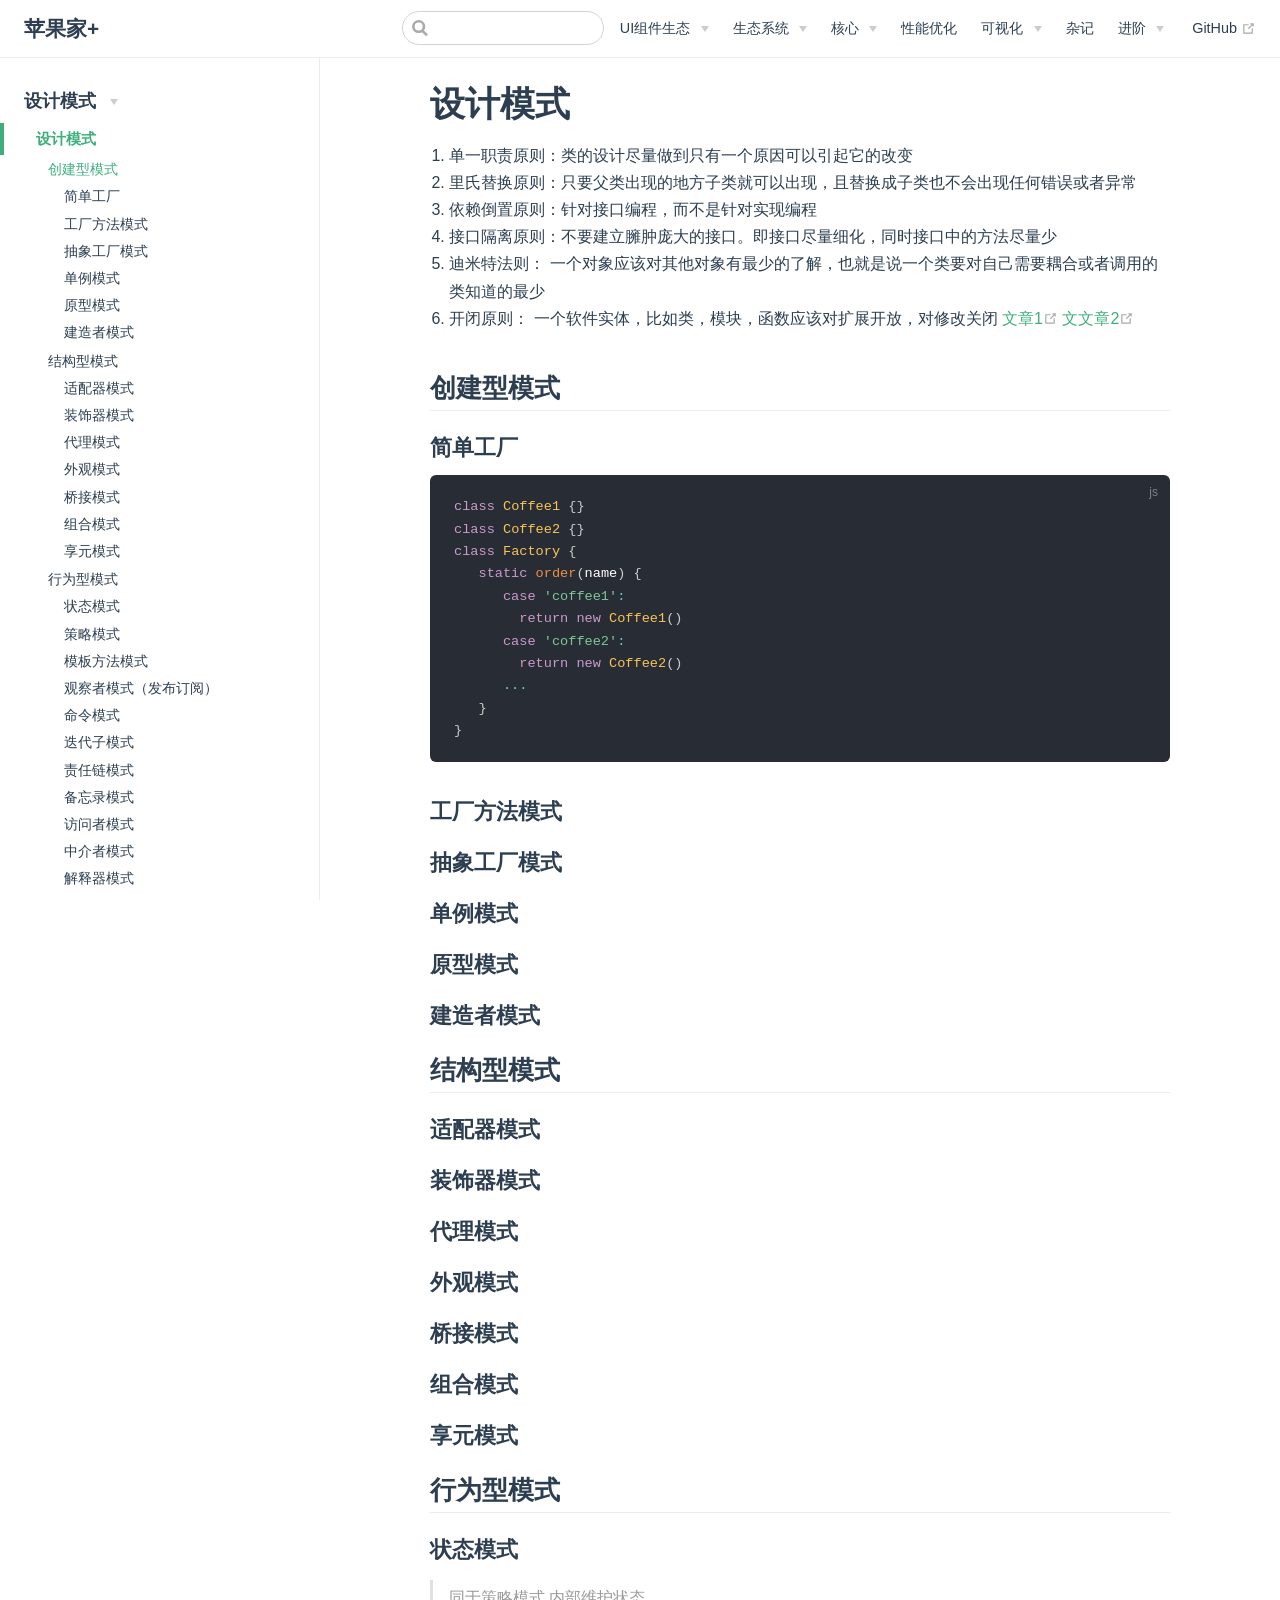
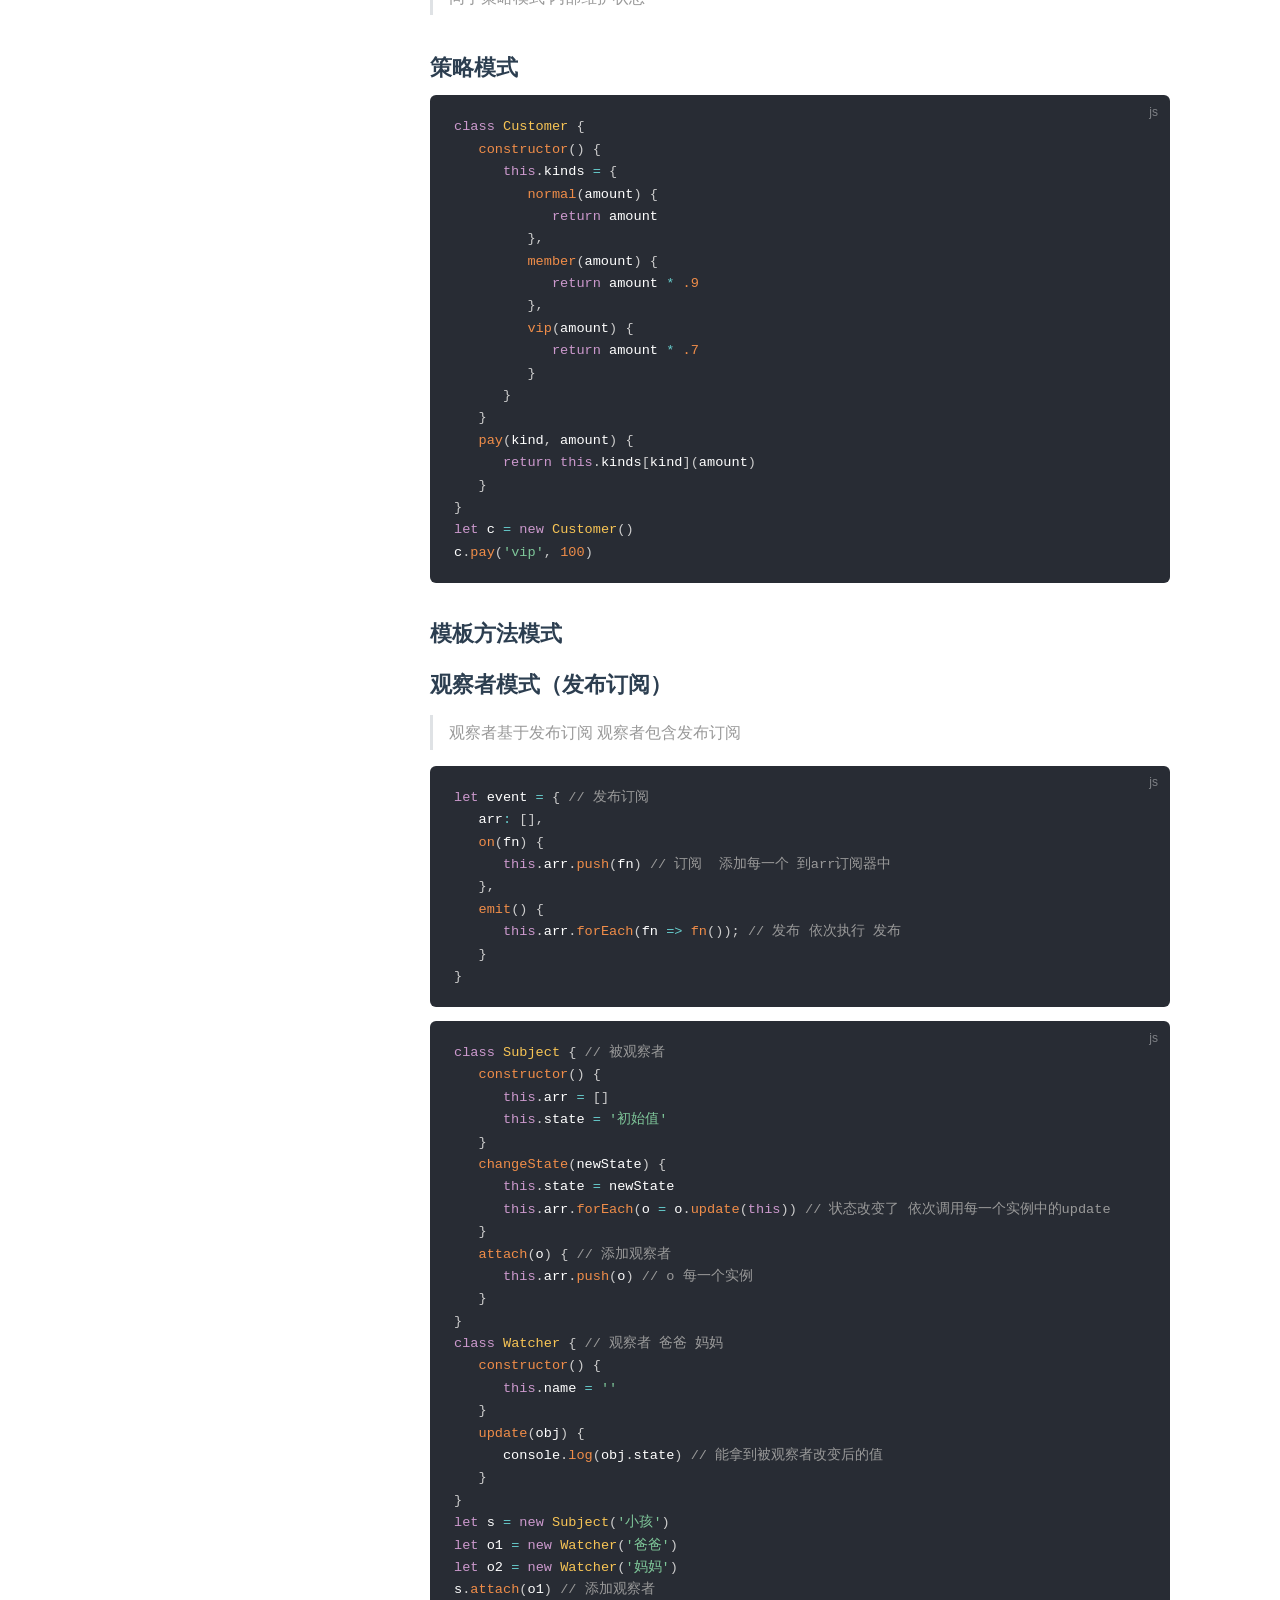
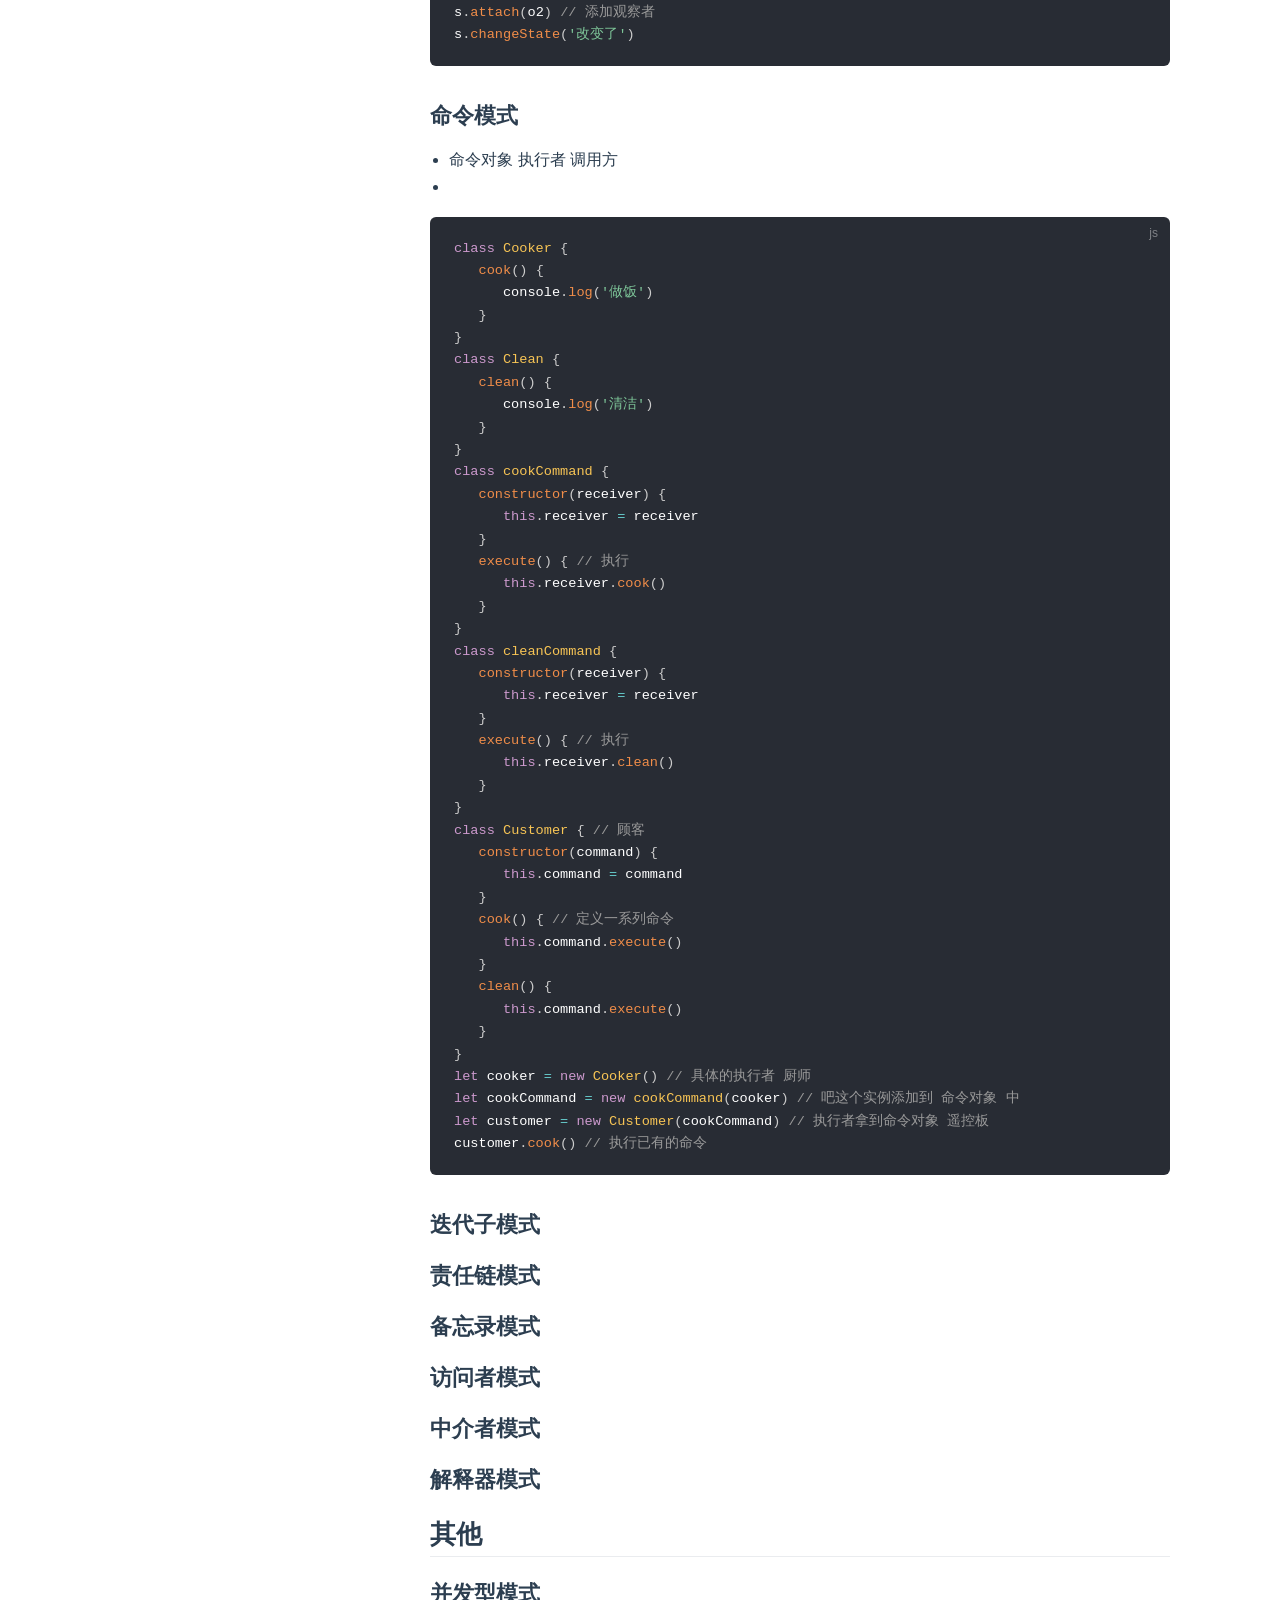
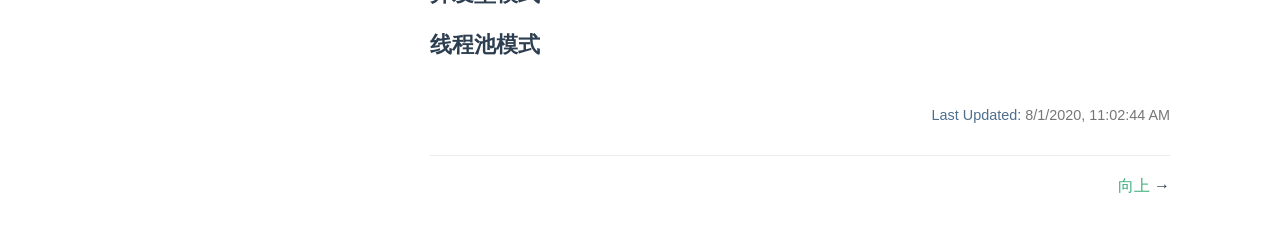
<file: jingjie/sheji.html>
<!DOCTYPE html>
<html lang="en-US">
  <head>
    <meta charset="utf-8">
    <meta name="viewport" content="width=device-width,initial-scale=1">
    <title>设计模式 | 苹果家+</title>
    <meta name="generator" content="VuePress 1.5.4">
    
    <meta name="description" content="汇聚百川，终成江河">
    <link rel="preload" href="/assets/css/0.styles.470a3808.css" as="style"><link rel="preload" href="/assets/js/app.de1d81cd.js" as="script"><link rel="preload" href="/assets/js/2.c2305d67.js" as="script"><link rel="preload" href="/assets/js/43.ce2bbfd2.js" as="script"><link rel="prefetch" href="/assets/js/10.ea7cb643.js"><link rel="prefetch" href="/assets/js/11.a11503fd.js"><link rel="prefetch" href="/assets/js/12.8f4b0af7.js"><link rel="prefetch" href="/assets/js/13.68a19f50.js"><link rel="prefetch" href="/assets/js/14.0bf1eb19.js"><link rel="prefetch" href="/assets/js/15.91626234.js"><link rel="prefetch" href="/assets/js/16.2b71a137.js"><link rel="prefetch" href="/assets/js/17.3b78bd93.js"><link rel="prefetch" href="/assets/js/18.b93534bb.js"><link rel="prefetch" href="/assets/js/19.98089146.js"><link rel="prefetch" href="/assets/js/20.597cf61a.js"><link rel="prefetch" href="/assets/js/21.230ef33e.js"><link rel="prefetch" href="/assets/js/22.6012955a.js"><link rel="prefetch" href="/assets/js/23.3b9e0fd2.js"><link rel="prefetch" href="/assets/js/24.535e2208.js"><link rel="prefetch" href="/assets/js/25.9d93ae40.js"><link rel="prefetch" href="/assets/js/26.e8c62349.js"><link rel="prefetch" href="/assets/js/27.aa40645a.js"><link rel="prefetch" href="/assets/js/28.15d65c15.js"><link rel="prefetch" href="/assets/js/29.3bf54ac5.js"><link rel="prefetch" href="/assets/js/3.9ada7847.js"><link rel="prefetch" href="/assets/js/30.9f88906b.js"><link rel="prefetch" href="/assets/js/31.f78e0c14.js"><link rel="prefetch" href="/assets/js/32.405ceaf7.js"><link rel="prefetch" href="/assets/js/33.89e28487.js"><link rel="prefetch" href="/assets/js/34.6b58d7cd.js"><link rel="prefetch" href="/assets/js/35.d689a4cf.js"><link rel="prefetch" href="/assets/js/36.6259c160.js"><link rel="prefetch" href="/assets/js/37.eb3afbbe.js"><link rel="prefetch" href="/assets/js/38.4f3c72fa.js"><link rel="prefetch" href="/assets/js/39.59401d97.js"><link rel="prefetch" href="/assets/js/4.9848ea20.js"><link rel="prefetch" href="/assets/js/40.e5127ddd.js"><link rel="prefetch" href="/assets/js/41.cde46c4f.js"><link rel="prefetch" href="/assets/js/42.5a987bae.js"><link rel="prefetch" href="/assets/js/44.e58cef39.js"><link rel="prefetch" href="/assets/js/45.5bdd2afc.js"><link rel="prefetch" href="/assets/js/46.cd5722fb.js"><link rel="prefetch" href="/assets/js/47.3e3d0c14.js"><link rel="prefetch" href="/assets/js/48.05bea5d4.js"><link rel="prefetch" href="/assets/js/5.e6d11cb5.js"><link rel="prefetch" href="/assets/js/6.5451d423.js"><link rel="prefetch" href="/assets/js/7.37e814f9.js"><link rel="prefetch" href="/assets/js/8.2424fb21.js"><link rel="prefetch" href="/assets/js/9.3efe92d5.js">
    <link rel="stylesheet" href="/assets/css/0.styles.470a3808.css">
  </head>
  <body>
    <div id="app" data-server-rendered="true"><div class="theme-container"><header class="navbar"><div class="sidebar-button"><svg xmlns="http://www.w3.org/2000/svg" aria-hidden="true" role="img" viewBox="0 0 448 512" class="icon"><path fill="currentColor" d="M436 124H12c-6.627 0-12-5.373-12-12V80c0-6.627 5.373-12 12-12h424c6.627 0 12 5.373 12 12v32c0 6.627-5.373 12-12 12zm0 160H12c-6.627 0-12-5.373-12-12v-32c0-6.627 5.373-12 12-12h424c6.627 0 12 5.373 12 12v32c0 6.627-5.373 12-12 12zm0 160H12c-6.627 0-12-5.373-12-12v-32c0-6.627 5.373-12 12-12h424c6.627 0 12 5.373 12 12v32c0 6.627-5.373 12-12 12z"></path></svg></div> <a href="/" class="home-link router-link-active"><!----> <span class="site-name">苹果家+</span></a> <div class="links"><div class="search-box"><input aria-label="Search" autocomplete="off" spellcheck="false" value=""> <!----></div> <nav class="nav-links can-hide"><div class="nav-item"><div class="dropdown-wrapper"><button type="button" aria-label="UI组件生态" class="dropdown-title"><span class="title">UI组件生态</span> <span class="arrow down"></span></button> <button type="button" aria-label="UI组件生态" class="mobile-dropdown-title"><span class="title">UI组件生态</span> <span class="arrow right"></span></button> <ul class="nav-dropdown" style="display:none;"><li class="dropdown-item"><!----> <a href="/components/jg/button.html" class="nav-link">
  结构组件
</a></li><li class="dropdown-item"><!----> <a href="/components/yw/note.html" class="nav-link">
  业务组件
</a></li><li class="dropdown-item"><!----> <a href="/components/lc/note.html" class="nav-link">
  流程图组件
</a></li><li class="dropdown-item"><!----> <a href="/components/button.html" class="nav-link">
  地图组件
</a></li></ul></div></div><div class="nav-item"><div class="dropdown-wrapper"><button type="button" aria-label="生态系统" class="dropdown-title"><span class="title">生态系统</span> <span class="arrow down"></span></button> <button type="button" aria-label="生态系统" class="mobile-dropdown-title"><span class="title">生态系统</span> <span class="arrow right"></span></button> <ul class="nav-dropdown" style="display:none;"><li class="dropdown-item"><h4>
          项目
        </h4> <ul class="dropdown-subitem-wrapper"><li class="dropdown-subitem"><a href="/ecology/admin/vue.html" class="nav-link">
  ping-vue(简版vue)
</a></li><li class="dropdown-subitem"><a href="/ecology/admin/vue.html" class="nav-link">
  ping-react(简版react)
</a></li><li class="dropdown-subitem"><a href="/ecology/inst.html" class="nav-link">
  ping-offical-vue(响应式)
</a></li><li class="dropdown-subitem"><a href="/ecology/inst.html" class="nav-link">
  ping-xcx
</a></li><li class="dropdown-subitem"><a href="/ecology/inst.html" class="nav-link">
  H5商城
</a></li></ul></li><li class="dropdown-item"><h4>
          资源
        </h4> <ul class="dropdown-subitem-wrapper"><li class="dropdown-subitem"><a href="/components/jg/button.html" class="nav-link">
  UI库-vue
</a></li><li class="dropdown-subitem"><a href="/ecology/dev/devtools.html" class="nav-link">
  基础资源ping-base-lib
</a></li><li class="dropdown-subitem"><a href="/ecology/cli/cli.html" class="nav-link">
  pi(核心，自动化配置)
</a></li><li class="dropdown-subitem"><a href="/ecology/cli/cli.html" class="nav-link">
  脚手架ping-cli
</a></li><li class="dropdown-subitem"><a href="/ecology/webpack.html" class="nav-link">
  打包工具ping-webpack
</a></li><li class="dropdown-subitem"><a href="/ecology/schema.html" class="nav-link">
  校验库
</a></li><li class="dropdown-subitem"><a href="/ecology/schema.html" class="nav-link">
  状态管理
</a></li><li class="dropdown-subitem"><a href="/ecology/schema.html" class="nav-link">
  路由
</a></li><li class="dropdown-subitem"><a href="/ecology/schema.html" class="nav-link">
  日期
</a></li><li class="dropdown-subitem"><a href="/ecology/schema.html" class="nav-link">
  图表
</a></li><li class="dropdown-subitem"><a href="/ecology/schema.html" class="nav-link">
  地图
</a></li><li class="dropdown-subitem"><a href="/ecology/schema.html" class="nav-link">
  关系流程图
</a></li></ul></li></ul></div></div><div class="nav-item"><div class="dropdown-wrapper"><button type="button" aria-label="核心" class="dropdown-title"><span class="title">核心</span> <span class="arrow down"></span></button> <button type="button" aria-label="核心" class="mobile-dropdown-title"><span class="title">核心</span> <span class="arrow right"></span></button> <ul class="nav-dropdown" style="display:none;"><li class="dropdown-item"><!----> <a href="/Core/Api/base.html" class="nav-link">
  基础
</a></li><li class="dropdown-item"><!----> <a href="/Core/V8/base.html" class="nav-link">
  js(v8)引擎
</a></li><li class="dropdown-item"><!----> <a href="/Core/Achieve/base.html" class="nav-link">
  原理实现
</a></li><li class="dropdown-item"><!----> <a href="/Core/Vue/base.html" class="nav-link">
  Vue概记
</a></li><li class="dropdown-item"><!----> <a href="/Core/React/base.html" class="nav-link">
  React概记
</a></li><li class="dropdown-item"><!----> <a href="/Core/MyWebpack/base.html" class="nav-link">
  webpack
</a></li></ul></div></div><div class="nav-item"><a href="/xingneng/base.html" class="nav-link">
  性能优化
</a></div><div class="nav-item"><div class="dropdown-wrapper"><button type="button" aria-label="可视化" class="dropdown-title"><span class="title">可视化</span> <span class="arrow down"></span></button> <button type="button" aria-label="可视化" class="mobile-dropdown-title"><span class="title">可视化</span> <span class="arrow right"></span></button> <ul class="nav-dropdown" style="display:none;"><li class="dropdown-item"><!----> <a href="/Cansee/three.html" class="nav-link">
  three.js
</a></li><li class="dropdown-item"><!----> <a href="/Cansee/D3.html" class="nav-link">
  D3
</a></li></ul></div></div><div class="nav-item"><a href="/zaji/js/base.html" class="nav-link">
  杂记
</a></div><div class="nav-item"><div class="dropdown-wrapper"><button type="button" aria-label="进阶" class="dropdown-title"><span class="title">进阶</span> <span class="arrow down"></span></button> <button type="button" aria-label="进阶" class="mobile-dropdown-title"><span class="title">进阶</span> <span class="arrow right"></span></button> <ul class="nav-dropdown" style="display:none;"><li class="dropdown-item"><!----> <a href="/jingjie/sjjg.html" class="nav-link">
  数据结构
</a></li><li class="dropdown-item"><!----> <a href="/jingjie/suanfa/base.html" class="nav-link">
  算法
</a></li><li class="dropdown-item"><!----> <a href="/jingjie/base.html" class="nav-link">
  node
</a></li><li class="dropdown-item"><!----> <a href="/jingjie/.html" class="nav-link">
  Linux
</a></li><li class="dropdown-item"><!----> <a href="/jingjie/.html" class="nav-link">
  python
</a></li></ul></div></div> <a href="https://github.com/wsmjz" target="_blank" rel="noopener noreferrer" class="repo-link">
    GitHub
    <svg xmlns="http://www.w3.org/2000/svg" aria-hidden="true" x="0px" y="0px" viewBox="0 0 100 100" width="15" height="15" class="icon outbound"><path fill="currentColor" d="M18.8,85.1h56l0,0c2.2,0,4-1.8,4-4v-32h-8v28h-48v-48h28v-8h-32l0,0c-2.2,0-4,1.8-4,4v56C14.8,83.3,16.6,85.1,18.8,85.1z"></path> <polygon fill="currentColor" points="45.7,48.7 51.3,54.3 77.2,28.5 77.2,37.2 85.2,37.2 85.2,14.9 62.8,14.9 62.8,22.9 71.5,22.9"></polygon></svg></a></nav></div></header> <div class="sidebar-mask"></div> <aside class="sidebar"><nav class="nav-links"><div class="nav-item"><div class="dropdown-wrapper"><button type="button" aria-label="UI组件生态" class="dropdown-title"><span class="title">UI组件生态</span> <span class="arrow down"></span></button> <button type="button" aria-label="UI组件生态" class="mobile-dropdown-title"><span class="title">UI组件生态</span> <span class="arrow right"></span></button> <ul class="nav-dropdown" style="display:none;"><li class="dropdown-item"><!----> <a href="/components/jg/button.html" class="nav-link">
  结构组件
</a></li><li class="dropdown-item"><!----> <a href="/components/yw/note.html" class="nav-link">
  业务组件
</a></li><li class="dropdown-item"><!----> <a href="/components/lc/note.html" class="nav-link">
  流程图组件
</a></li><li class="dropdown-item"><!----> <a href="/components/button.html" class="nav-link">
  地图组件
</a></li></ul></div></div><div class="nav-item"><div class="dropdown-wrapper"><button type="button" aria-label="生态系统" class="dropdown-title"><span class="title">生态系统</span> <span class="arrow down"></span></button> <button type="button" aria-label="生态系统" class="mobile-dropdown-title"><span class="title">生态系统</span> <span class="arrow right"></span></button> <ul class="nav-dropdown" style="display:none;"><li class="dropdown-item"><h4>
          项目
        </h4> <ul class="dropdown-subitem-wrapper"><li class="dropdown-subitem"><a href="/ecology/admin/vue.html" class="nav-link">
  ping-vue(简版vue)
</a></li><li class="dropdown-subitem"><a href="/ecology/admin/vue.html" class="nav-link">
  ping-react(简版react)
</a></li><li class="dropdown-subitem"><a href="/ecology/inst.html" class="nav-link">
  ping-offical-vue(响应式)
</a></li><li class="dropdown-subitem"><a href="/ecology/inst.html" class="nav-link">
  ping-xcx
</a></li><li class="dropdown-subitem"><a href="/ecology/inst.html" class="nav-link">
  H5商城
</a></li></ul></li><li class="dropdown-item"><h4>
          资源
        </h4> <ul class="dropdown-subitem-wrapper"><li class="dropdown-subitem"><a href="/components/jg/button.html" class="nav-link">
  UI库-vue
</a></li><li class="dropdown-subitem"><a href="/ecology/dev/devtools.html" class="nav-link">
  基础资源ping-base-lib
</a></li><li class="dropdown-subitem"><a href="/ecology/cli/cli.html" class="nav-link">
  pi(核心，自动化配置)
</a></li><li class="dropdown-subitem"><a href="/ecology/cli/cli.html" class="nav-link">
  脚手架ping-cli
</a></li><li class="dropdown-subitem"><a href="/ecology/webpack.html" class="nav-link">
  打包工具ping-webpack
</a></li><li class="dropdown-subitem"><a href="/ecology/schema.html" class="nav-link">
  校验库
</a></li><li class="dropdown-subitem"><a href="/ecology/schema.html" class="nav-link">
  状态管理
</a></li><li class="dropdown-subitem"><a href="/ecology/schema.html" class="nav-link">
  路由
</a></li><li class="dropdown-subitem"><a href="/ecology/schema.html" class="nav-link">
  日期
</a></li><li class="dropdown-subitem"><a href="/ecology/schema.html" class="nav-link">
  图表
</a></li><li class="dropdown-subitem"><a href="/ecology/schema.html" class="nav-link">
  地图
</a></li><li class="dropdown-subitem"><a href="/ecology/schema.html" class="nav-link">
  关系流程图
</a></li></ul></li></ul></div></div><div class="nav-item"><div class="dropdown-wrapper"><button type="button" aria-label="核心" class="dropdown-title"><span class="title">核心</span> <span class="arrow down"></span></button> <button type="button" aria-label="核心" class="mobile-dropdown-title"><span class="title">核心</span> <span class="arrow right"></span></button> <ul class="nav-dropdown" style="display:none;"><li class="dropdown-item"><!----> <a href="/Core/Api/base.html" class="nav-link">
  基础
</a></li><li class="dropdown-item"><!----> <a href="/Core/V8/base.html" class="nav-link">
  js(v8)引擎
</a></li><li class="dropdown-item"><!----> <a href="/Core/Achieve/base.html" class="nav-link">
  原理实现
</a></li><li class="dropdown-item"><!----> <a href="/Core/Vue/base.html" class="nav-link">
  Vue概记
</a></li><li class="dropdown-item"><!----> <a href="/Core/React/base.html" class="nav-link">
  React概记
</a></li><li class="dropdown-item"><!----> <a href="/Core/MyWebpack/base.html" class="nav-link">
  webpack
</a></li></ul></div></div><div class="nav-item"><a href="/xingneng/base.html" class="nav-link">
  性能优化
</a></div><div class="nav-item"><div class="dropdown-wrapper"><button type="button" aria-label="可视化" class="dropdown-title"><span class="title">可视化</span> <span class="arrow down"></span></button> <button type="button" aria-label="可视化" class="mobile-dropdown-title"><span class="title">可视化</span> <span class="arrow right"></span></button> <ul class="nav-dropdown" style="display:none;"><li class="dropdown-item"><!----> <a href="/Cansee/three.html" class="nav-link">
  three.js
</a></li><li class="dropdown-item"><!----> <a href="/Cansee/D3.html" class="nav-link">
  D3
</a></li></ul></div></div><div class="nav-item"><a href="/zaji/js/base.html" class="nav-link">
  杂记
</a></div><div class="nav-item"><div class="dropdown-wrapper"><button type="button" aria-label="进阶" class="dropdown-title"><span class="title">进阶</span> <span class="arrow down"></span></button> <button type="button" aria-label="进阶" class="mobile-dropdown-title"><span class="title">进阶</span> <span class="arrow right"></span></button> <ul class="nav-dropdown" style="display:none;"><li class="dropdown-item"><!----> <a href="/jingjie/sjjg.html" class="nav-link">
  数据结构
</a></li><li class="dropdown-item"><!----> <a href="/jingjie/suanfa/base.html" class="nav-link">
  算法
</a></li><li class="dropdown-item"><!----> <a href="/jingjie/base.html" class="nav-link">
  node
</a></li><li class="dropdown-item"><!----> <a href="/jingjie/.html" class="nav-link">
  Linux
</a></li><li class="dropdown-item"><!----> <a href="/jingjie/.html" class="nav-link">
  python
</a></li></ul></div></div> <a href="https://github.com/wsmjz" target="_blank" rel="noopener noreferrer" class="repo-link">
    GitHub
    <svg xmlns="http://www.w3.org/2000/svg" aria-hidden="true" x="0px" y="0px" viewBox="0 0 100 100" width="15" height="15" class="icon outbound"><path fill="currentColor" d="M18.8,85.1h56l0,0c2.2,0,4-1.8,4-4v-32h-8v28h-48v-48h28v-8h-32l0,0c-2.2,0-4,1.8-4,4v56C14.8,83.3,16.6,85.1,18.8,85.1z"></path> <polygon fill="currentColor" points="45.7,48.7 51.3,54.3 77.2,28.5 77.2,37.2 85.2,37.2 85.2,14.9 62.8,14.9 62.8,22.9 71.5,22.9"></polygon></svg></a></nav>  <ul class="sidebar-links"><li><section class="sidebar-group collapsable depth-0"><p class="sidebar-heading open"><span>设计模式</span> <span class="arrow down"></span></p> <ul class="sidebar-links sidebar-group-items"><li><a href="/jingjie/sheji.html" aria-current="page" class="active sidebar-link">设计模式</a><ul class="sidebar-sub-headers"><li class="sidebar-sub-header"><a href="/jingjie/sheji.html#创建型模式" class="sidebar-link">创建型模式</a><ul class="sidebar-sub-headers"><li class="sidebar-sub-header"><a href="/jingjie/sheji.html#简单工厂" class="sidebar-link">简单工厂</a></li><li class="sidebar-sub-header"><a href="/jingjie/sheji.html#工厂方法模式" class="sidebar-link">工厂方法模式</a></li><li class="sidebar-sub-header"><a href="/jingjie/sheji.html#抽象工厂模式" class="sidebar-link">抽象工厂模式</a></li><li class="sidebar-sub-header"><a href="/jingjie/sheji.html#单例模式" class="sidebar-link">单例模式</a></li><li class="sidebar-sub-header"><a href="/jingjie/sheji.html#原型模式" class="sidebar-link">原型模式</a></li><li class="sidebar-sub-header"><a href="/jingjie/sheji.html#建造者模式" class="sidebar-link">建造者模式</a></li></ul></li><li class="sidebar-sub-header"><a href="/jingjie/sheji.html#结构型模式" class="sidebar-link">结构型模式</a><ul class="sidebar-sub-headers"><li class="sidebar-sub-header"><a href="/jingjie/sheji.html#适配器模式" class="sidebar-link">适配器模式</a></li><li class="sidebar-sub-header"><a href="/jingjie/sheji.html#装饰器模式" class="sidebar-link">装饰器模式</a></li><li class="sidebar-sub-header"><a href="/jingjie/sheji.html#代理模式" class="sidebar-link">代理模式</a></li><li class="sidebar-sub-header"><a href="/jingjie/sheji.html#外观模式" class="sidebar-link">外观模式</a></li><li class="sidebar-sub-header"><a href="/jingjie/sheji.html#桥接模式" class="sidebar-link">桥接模式</a></li><li class="sidebar-sub-header"><a href="/jingjie/sheji.html#组合模式" class="sidebar-link">组合模式</a></li><li class="sidebar-sub-header"><a href="/jingjie/sheji.html#享元模式" class="sidebar-link">享元模式</a></li></ul></li><li class="sidebar-sub-header"><a href="/jingjie/sheji.html#行为型模式" class="sidebar-link">行为型模式</a><ul class="sidebar-sub-headers"><li class="sidebar-sub-header"><a href="/jingjie/sheji.html#状态模式" class="sidebar-link">状态模式</a></li><li class="sidebar-sub-header"><a href="/jingjie/sheji.html#策略模式" class="sidebar-link">策略模式</a></li><li class="sidebar-sub-header"><a href="/jingjie/sheji.html#模板方法模式" class="sidebar-link">模板方法模式</a></li><li class="sidebar-sub-header"><a href="/jingjie/sheji.html#观察者模式-发布订阅" class="sidebar-link">观察者模式（发布订阅）</a></li><li class="sidebar-sub-header"><a href="/jingjie/sheji.html#命令模式" class="sidebar-link">命令模式</a></li><li class="sidebar-sub-header"><a href="/jingjie/sheji.html#迭代子模式" class="sidebar-link">迭代子模式</a></li><li class="sidebar-sub-header"><a href="/jingjie/sheji.html#责任链模式" class="sidebar-link">责任链模式</a></li><li class="sidebar-sub-header"><a href="/jingjie/sheji.html#备忘录模式" class="sidebar-link">备忘录模式</a></li><li class="sidebar-sub-header"><a href="/jingjie/sheji.html#访问者模式" class="sidebar-link">访问者模式</a></li><li class="sidebar-sub-header"><a href="/jingjie/sheji.html#中介者模式" class="sidebar-link">中介者模式</a></li><li class="sidebar-sub-header"><a href="/jingjie/sheji.html#解释器模式" class="sidebar-link">解释器模式</a></li></ul></li><li class="sidebar-sub-header"><a href="/jingjie/sheji.html#其他" class="sidebar-link">其他</a><ul class="sidebar-sub-headers"><li class="sidebar-sub-header"><a href="/jingjie/sheji.html#并发型模式" class="sidebar-link">并发型模式</a></li><li class="sidebar-sub-header"><a href="/jingjie/sheji.html#线程池模式" class="sidebar-link">线程池模式</a></li></ul></li></ul></li></ul></section></li><li><section class="sidebar-group collapsable depth-0"><p class="sidebar-heading"><span>向上</span> <span class="arrow right"></span></p> <!----></section></li><li><section class="sidebar-group collapsable depth-0"><p class="sidebar-heading"><span>node</span> <span class="arrow right"></span></p> <!----></section></li><li><section class="sidebar-group collapsable depth-0"><p class="sidebar-heading"><span>python</span> <span class="arrow right"></span></p> <!----></section></li></ul> </aside> <main class="page"> <div class="theme-default-content content__default"><h1 id="设计模式"><a href="#设计模式" class="header-anchor">#</a> 设计模式</h1> <ol><li>单一职责原则：类的设计尽量做到只有一个原因可以引起它的改变</li> <li>里氏替换原则：只要父类出现的地方子类就可以出现，且替换成子类也不会出现任何错误或者异常</li> <li>依赖倒置原则：针对接口编程，而不是针对实现编程</li> <li>接口隔离原则：不要建立臃肿庞大的接口。即接口尽量细化，同时接口中的方法尽量少</li> <li>迪米特法则：  一个对象应该对其他对象有最少的了解，也就是说一个类要对自己需要耦合或者调用的类知道的最少</li> <li>开闭原则：    一个软件实体，比如类，模块，函数应该对扩展开放，对修改关闭
<a href="https://blog.csdn.net/weixin_33749131/article/details/91375763" target="_blank" rel="noopener noreferrer">文章1<svg xmlns="http://www.w3.org/2000/svg" aria-hidden="true" x="0px" y="0px" viewBox="0 0 100 100" width="15" height="15" class="icon outbound"><path fill="currentColor" d="M18.8,85.1h56l0,0c2.2,0,4-1.8,4-4v-32h-8v28h-48v-48h28v-8h-32l0,0c-2.2,0-4,1.8-4,4v56C14.8,83.3,16.6,85.1,18.8,85.1z"></path> <polygon fill="currentColor" points="45.7,48.7 51.3,54.3 77.2,28.5 77.2,37.2 85.2,37.2 85.2,14.9 62.8,14.9 62.8,22.9 71.5,22.9"></polygon></svg></a> <a href="https://www.jianshu.com/p/15f20627750a" target="_blank" rel="noopener noreferrer">文文章2<svg xmlns="http://www.w3.org/2000/svg" aria-hidden="true" x="0px" y="0px" viewBox="0 0 100 100" width="15" height="15" class="icon outbound"><path fill="currentColor" d="M18.8,85.1h56l0,0c2.2,0,4-1.8,4-4v-32h-8v28h-48v-48h28v-8h-32l0,0c-2.2,0-4,1.8-4,4v56C14.8,83.3,16.6,85.1,18.8,85.1z"></path> <polygon fill="currentColor" points="45.7,48.7 51.3,54.3 77.2,28.5 77.2,37.2 85.2,37.2 85.2,14.9 62.8,14.9 62.8,22.9 71.5,22.9"></polygon></svg></a></li></ol> <h2 id="创建型模式"><a href="#创建型模式" class="header-anchor">#</a> 创建型模式</h2> <h3 id="简单工厂"><a href="#简单工厂" class="header-anchor">#</a> 简单工厂</h3> <div class="language-js extra-class"><pre class="language-js"><code><span class="token keyword">class</span> <span class="token class-name">Coffee1</span> <span class="token punctuation">{</span><span class="token punctuation">}</span>
<span class="token keyword">class</span> <span class="token class-name">Coffee2</span> <span class="token punctuation">{</span><span class="token punctuation">}</span>
<span class="token keyword">class</span> <span class="token class-name">Factory</span> <span class="token punctuation">{</span>
   <span class="token keyword">static</span> <span class="token function">order</span><span class="token punctuation">(</span><span class="token parameter">name</span><span class="token punctuation">)</span> <span class="token punctuation">{</span>
      <span class="token keyword">case</span> <span class="token string">'coffee1'</span><span class="token operator">:</span>
        <span class="token keyword">return</span> <span class="token keyword">new</span> <span class="token class-name">Coffee1</span><span class="token punctuation">(</span><span class="token punctuation">)</span>
      <span class="token keyword">case</span> <span class="token string">'coffee2'</span><span class="token operator">:</span>
        <span class="token keyword">return</span> <span class="token keyword">new</span> <span class="token class-name">Coffee2</span><span class="token punctuation">(</span><span class="token punctuation">)</span>
      <span class="token operator">...</span>
   <span class="token punctuation">}</span>
<span class="token punctuation">}</span> 
</code></pre></div><h3 id="工厂方法模式"><a href="#工厂方法模式" class="header-anchor">#</a> 工厂方法模式</h3> <h3 id="抽象工厂模式"><a href="#抽象工厂模式" class="header-anchor">#</a> 抽象工厂模式</h3> <h3 id="单例模式"><a href="#单例模式" class="header-anchor">#</a> 单例模式</h3> <h3 id="原型模式"><a href="#原型模式" class="header-anchor">#</a> 原型模式</h3> <h3 id="建造者模式"><a href="#建造者模式" class="header-anchor">#</a> 建造者模式</h3> <h2 id="结构型模式"><a href="#结构型模式" class="header-anchor">#</a> 结构型模式</h2> <h3 id="适配器模式"><a href="#适配器模式" class="header-anchor">#</a> 适配器模式</h3> <h3 id="装饰器模式"><a href="#装饰器模式" class="header-anchor">#</a> 装饰器模式</h3> <h3 id="代理模式"><a href="#代理模式" class="header-anchor">#</a> 代理模式</h3> <h3 id="外观模式"><a href="#外观模式" class="header-anchor">#</a> 外观模式</h3> <h3 id="桥接模式"><a href="#桥接模式" class="header-anchor">#</a> 桥接模式</h3> <h3 id="组合模式"><a href="#组合模式" class="header-anchor">#</a> 组合模式</h3> <h3 id="享元模式"><a href="#享元模式" class="header-anchor">#</a> 享元模式</h3> <h2 id="行为型模式"><a href="#行为型模式" class="header-anchor">#</a> 行为型模式</h2> <h3 id="状态模式"><a href="#状态模式" class="header-anchor">#</a> 状态模式</h3> <blockquote><p>同于策略模式 内部维护状态</p></blockquote> <h3 id="策略模式"><a href="#策略模式" class="header-anchor">#</a> 策略模式</h3> <div class="language-js extra-class"><pre class="language-js"><code><span class="token keyword">class</span> <span class="token class-name">Customer</span> <span class="token punctuation">{</span>
   <span class="token function">constructor</span><span class="token punctuation">(</span><span class="token punctuation">)</span> <span class="token punctuation">{</span>
      <span class="token keyword">this</span><span class="token punctuation">.</span>kinds <span class="token operator">=</span> <span class="token punctuation">{</span>
         <span class="token function">normal</span><span class="token punctuation">(</span><span class="token parameter">amount</span><span class="token punctuation">)</span> <span class="token punctuation">{</span>
            <span class="token keyword">return</span> amount
         <span class="token punctuation">}</span><span class="token punctuation">,</span>
         <span class="token function">member</span><span class="token punctuation">(</span><span class="token parameter">amount</span><span class="token punctuation">)</span> <span class="token punctuation">{</span>
            <span class="token keyword">return</span> amount <span class="token operator">*</span> <span class="token number">.9</span>
         <span class="token punctuation">}</span><span class="token punctuation">,</span>
         <span class="token function">vip</span><span class="token punctuation">(</span><span class="token parameter">amount</span><span class="token punctuation">)</span> <span class="token punctuation">{</span>
            <span class="token keyword">return</span> amount <span class="token operator">*</span> <span class="token number">.7</span>
         <span class="token punctuation">}</span>
      <span class="token punctuation">}</span>
   <span class="token punctuation">}</span>
   <span class="token function">pay</span><span class="token punctuation">(</span><span class="token parameter">kind<span class="token punctuation">,</span> amount</span><span class="token punctuation">)</span> <span class="token punctuation">{</span>
      <span class="token keyword">return</span> <span class="token keyword">this</span><span class="token punctuation">.</span>kinds<span class="token punctuation">[</span>kind<span class="token punctuation">]</span><span class="token punctuation">(</span>amount<span class="token punctuation">)</span>
   <span class="token punctuation">}</span>
<span class="token punctuation">}</span>
<span class="token keyword">let</span> c <span class="token operator">=</span> <span class="token keyword">new</span> <span class="token class-name">Customer</span><span class="token punctuation">(</span><span class="token punctuation">)</span>
c<span class="token punctuation">.</span><span class="token function">pay</span><span class="token punctuation">(</span><span class="token string">'vip'</span><span class="token punctuation">,</span> <span class="token number">100</span><span class="token punctuation">)</span>
</code></pre></div><h3 id="模板方法模式"><a href="#模板方法模式" class="header-anchor">#</a> 模板方法模式</h3> <h3 id="观察者模式-发布订阅"><a href="#观察者模式-发布订阅" class="header-anchor">#</a> 观察者模式（发布订阅）</h3> <blockquote><p>观察者基于发布订阅  观察者包含发布订阅</p></blockquote> <div class="language-js extra-class"><pre class="language-js"><code><span class="token keyword">let</span> event <span class="token operator">=</span> <span class="token punctuation">{</span> <span class="token comment">// 发布订阅 </span>
   arr<span class="token operator">:</span> <span class="token punctuation">[</span><span class="token punctuation">]</span><span class="token punctuation">,</span>
   <span class="token function">on</span><span class="token punctuation">(</span><span class="token parameter">fn</span><span class="token punctuation">)</span> <span class="token punctuation">{</span>
      <span class="token keyword">this</span><span class="token punctuation">.</span>arr<span class="token punctuation">.</span><span class="token function">push</span><span class="token punctuation">(</span>fn<span class="token punctuation">)</span> <span class="token comment">// 订阅  添加每一个 到arr订阅器中</span>
   <span class="token punctuation">}</span><span class="token punctuation">,</span>
   <span class="token function">emit</span><span class="token punctuation">(</span><span class="token punctuation">)</span> <span class="token punctuation">{</span>
      <span class="token keyword">this</span><span class="token punctuation">.</span>arr<span class="token punctuation">.</span><span class="token function">forEach</span><span class="token punctuation">(</span><span class="token parameter">fn</span> <span class="token operator">=&gt;</span> <span class="token function">fn</span><span class="token punctuation">(</span><span class="token punctuation">)</span><span class="token punctuation">)</span><span class="token punctuation">;</span> <span class="token comment">// 发布 依次执行 发布</span>
   <span class="token punctuation">}</span>
<span class="token punctuation">}</span>
</code></pre></div><div class="language-js extra-class"><pre class="language-js"><code><span class="token keyword">class</span> <span class="token class-name">Subject</span> <span class="token punctuation">{</span> <span class="token comment">// 被观察者</span>
   <span class="token function">constructor</span><span class="token punctuation">(</span><span class="token punctuation">)</span> <span class="token punctuation">{</span>
      <span class="token keyword">this</span><span class="token punctuation">.</span>arr <span class="token operator">=</span> <span class="token punctuation">[</span><span class="token punctuation">]</span>
      <span class="token keyword">this</span><span class="token punctuation">.</span>state <span class="token operator">=</span> <span class="token string">'初始值'</span>
   <span class="token punctuation">}</span>
   <span class="token function">changeState</span><span class="token punctuation">(</span><span class="token parameter">newState</span><span class="token punctuation">)</span> <span class="token punctuation">{</span>
      <span class="token keyword">this</span><span class="token punctuation">.</span>state <span class="token operator">=</span> newState
      <span class="token keyword">this</span><span class="token punctuation">.</span>arr<span class="token punctuation">.</span><span class="token function">forEach</span><span class="token punctuation">(</span>o <span class="token operator">=</span> o<span class="token punctuation">.</span><span class="token function">update</span><span class="token punctuation">(</span><span class="token keyword">this</span><span class="token punctuation">)</span><span class="token punctuation">)</span> <span class="token comment">// 状态改变了 依次调用每一个实例中的update</span>
   <span class="token punctuation">}</span>
   <span class="token function">attach</span><span class="token punctuation">(</span><span class="token parameter">o</span><span class="token punctuation">)</span> <span class="token punctuation">{</span> <span class="token comment">// 添加观察者</span>
      <span class="token keyword">this</span><span class="token punctuation">.</span>arr<span class="token punctuation">.</span><span class="token function">push</span><span class="token punctuation">(</span>o<span class="token punctuation">)</span> <span class="token comment">// o 每一个实例</span>
   <span class="token punctuation">}</span>
<span class="token punctuation">}</span>
<span class="token keyword">class</span> <span class="token class-name">Watcher</span> <span class="token punctuation">{</span> <span class="token comment">// 观察者 爸爸 妈妈</span>
   <span class="token function">constructor</span><span class="token punctuation">(</span><span class="token punctuation">)</span> <span class="token punctuation">{</span>
      <span class="token keyword">this</span><span class="token punctuation">.</span>name <span class="token operator">=</span> <span class="token string">''</span>
   <span class="token punctuation">}</span>
   <span class="token function">update</span><span class="token punctuation">(</span><span class="token parameter">obj</span><span class="token punctuation">)</span> <span class="token punctuation">{</span>
      console<span class="token punctuation">.</span><span class="token function">log</span><span class="token punctuation">(</span>obj<span class="token punctuation">.</span>state<span class="token punctuation">)</span> <span class="token comment">// 能拿到被观察者改变后的值</span>
   <span class="token punctuation">}</span>
<span class="token punctuation">}</span>
<span class="token keyword">let</span> s <span class="token operator">=</span> <span class="token keyword">new</span> <span class="token class-name">Subject</span><span class="token punctuation">(</span><span class="token string">'小孩'</span><span class="token punctuation">)</span>
<span class="token keyword">let</span> o1 <span class="token operator">=</span> <span class="token keyword">new</span> <span class="token class-name">Watcher</span><span class="token punctuation">(</span><span class="token string">'爸爸'</span><span class="token punctuation">)</span>
<span class="token keyword">let</span> o2 <span class="token operator">=</span> <span class="token keyword">new</span> <span class="token class-name">Watcher</span><span class="token punctuation">(</span><span class="token string">'妈妈'</span><span class="token punctuation">)</span>
s<span class="token punctuation">.</span><span class="token function">attach</span><span class="token punctuation">(</span>o1<span class="token punctuation">)</span> <span class="token comment">// 添加观察者</span>
s<span class="token punctuation">.</span><span class="token function">attach</span><span class="token punctuation">(</span>o2<span class="token punctuation">)</span> <span class="token comment">// 添加观察者</span>
s<span class="token punctuation">.</span><span class="token function">changeState</span><span class="token punctuation">(</span><span class="token string">'改变了'</span><span class="token punctuation">)</span>
</code></pre></div><h3 id="命令模式"><a href="#命令模式" class="header-anchor">#</a> 命令模式</h3> <ul><li>命令对象 执行者 调用方</li> <li></li></ul> <div class="language-js extra-class"><pre class="language-js"><code><span class="token keyword">class</span> <span class="token class-name">Cooker</span> <span class="token punctuation">{</span>
   <span class="token function">cook</span><span class="token punctuation">(</span><span class="token punctuation">)</span> <span class="token punctuation">{</span>
      console<span class="token punctuation">.</span><span class="token function">log</span><span class="token punctuation">(</span><span class="token string">'做饭'</span><span class="token punctuation">)</span>
   <span class="token punctuation">}</span>
<span class="token punctuation">}</span>
<span class="token keyword">class</span> <span class="token class-name">Clean</span> <span class="token punctuation">{</span>
   <span class="token function">clean</span><span class="token punctuation">(</span><span class="token punctuation">)</span> <span class="token punctuation">{</span>
      console<span class="token punctuation">.</span><span class="token function">log</span><span class="token punctuation">(</span><span class="token string">'清洁'</span><span class="token punctuation">)</span>
   <span class="token punctuation">}</span>
<span class="token punctuation">}</span>
<span class="token keyword">class</span> <span class="token class-name">cookCommand</span> <span class="token punctuation">{</span>
   <span class="token function">constructor</span><span class="token punctuation">(</span><span class="token parameter">receiver</span><span class="token punctuation">)</span> <span class="token punctuation">{</span>
      <span class="token keyword">this</span><span class="token punctuation">.</span>receiver <span class="token operator">=</span> receiver
   <span class="token punctuation">}</span>
   <span class="token function">execute</span><span class="token punctuation">(</span><span class="token punctuation">)</span> <span class="token punctuation">{</span> <span class="token comment">// 执行</span>
      <span class="token keyword">this</span><span class="token punctuation">.</span>receiver<span class="token punctuation">.</span><span class="token function">cook</span><span class="token punctuation">(</span><span class="token punctuation">)</span>
   <span class="token punctuation">}</span>
<span class="token punctuation">}</span>
<span class="token keyword">class</span> <span class="token class-name">cleanCommand</span> <span class="token punctuation">{</span>
   <span class="token function">constructor</span><span class="token punctuation">(</span><span class="token parameter">receiver</span><span class="token punctuation">)</span> <span class="token punctuation">{</span>
      <span class="token keyword">this</span><span class="token punctuation">.</span>receiver <span class="token operator">=</span> receiver
   <span class="token punctuation">}</span>
   <span class="token function">execute</span><span class="token punctuation">(</span><span class="token punctuation">)</span> <span class="token punctuation">{</span> <span class="token comment">// 执行</span>
      <span class="token keyword">this</span><span class="token punctuation">.</span>receiver<span class="token punctuation">.</span><span class="token function">clean</span><span class="token punctuation">(</span><span class="token punctuation">)</span>
   <span class="token punctuation">}</span>
<span class="token punctuation">}</span>
<span class="token keyword">class</span> <span class="token class-name">Customer</span> <span class="token punctuation">{</span> <span class="token comment">// 顾客</span>
   <span class="token function">constructor</span><span class="token punctuation">(</span><span class="token parameter">command</span><span class="token punctuation">)</span> <span class="token punctuation">{</span>
      <span class="token keyword">this</span><span class="token punctuation">.</span>command <span class="token operator">=</span> command
   <span class="token punctuation">}</span>
   <span class="token function">cook</span><span class="token punctuation">(</span><span class="token punctuation">)</span> <span class="token punctuation">{</span> <span class="token comment">// 定义一系列命令</span>
      <span class="token keyword">this</span><span class="token punctuation">.</span>command<span class="token punctuation">.</span><span class="token function">execute</span><span class="token punctuation">(</span><span class="token punctuation">)</span>
   <span class="token punctuation">}</span>
   <span class="token function">clean</span><span class="token punctuation">(</span><span class="token punctuation">)</span> <span class="token punctuation">{</span>
      <span class="token keyword">this</span><span class="token punctuation">.</span>command<span class="token punctuation">.</span><span class="token function">execute</span><span class="token punctuation">(</span><span class="token punctuation">)</span>
   <span class="token punctuation">}</span>
<span class="token punctuation">}</span>
<span class="token keyword">let</span> cooker <span class="token operator">=</span> <span class="token keyword">new</span> <span class="token class-name">Cooker</span><span class="token punctuation">(</span><span class="token punctuation">)</span> <span class="token comment">// 具体的执行者 厨师</span>
<span class="token keyword">let</span> cookCommand <span class="token operator">=</span> <span class="token keyword">new</span> <span class="token class-name">cookCommand</span><span class="token punctuation">(</span>cooker<span class="token punctuation">)</span> <span class="token comment">// 吧这个实例添加到 命令对象 中</span>
<span class="token keyword">let</span> customer <span class="token operator">=</span> <span class="token keyword">new</span> <span class="token class-name">Customer</span><span class="token punctuation">(</span>cookCommand<span class="token punctuation">)</span> <span class="token comment">// 执行者拿到命令对象 遥控板</span>
customer<span class="token punctuation">.</span><span class="token function">cook</span><span class="token punctuation">(</span><span class="token punctuation">)</span> <span class="token comment">// 执行已有的命令</span>
</code></pre></div><h3 id="迭代子模式"><a href="#迭代子模式" class="header-anchor">#</a> 迭代子模式</h3> <h3 id="责任链模式"><a href="#责任链模式" class="header-anchor">#</a> 责任链模式</h3> <h3 id="备忘录模式"><a href="#备忘录模式" class="header-anchor">#</a> 备忘录模式</h3> <h3 id="访问者模式"><a href="#访问者模式" class="header-anchor">#</a> 访问者模式</h3> <h3 id="中介者模式"><a href="#中介者模式" class="header-anchor">#</a> 中介者模式</h3> <h3 id="解释器模式"><a href="#解释器模式" class="header-anchor">#</a> 解释器模式</h3> <h2 id="其他"><a href="#其他" class="header-anchor">#</a> 其他</h2> <h3 id="并发型模式"><a href="#并发型模式" class="header-anchor">#</a> 并发型模式</h3> <h3 id="线程池模式"><a href="#线程池模式" class="header-anchor">#</a> 线程池模式</h3></div> <footer class="page-edit"><!----> <div class="last-updated"><span class="prefix">Last Updated:</span> <span class="time">8/1/2020, 11:02:44 AM</span></div></footer> <div class="page-nav"><p class="inner"><!----> <span class="next"><a href="/jingjie/base.html">
        向上
      </a>
      →
    </span></p></div> </main></div><div class="global-ui"></div></div>
    <script src="/assets/js/app.de1d81cd.js" defer></script><script src="/assets/js/2.c2305d67.js" defer></script><script src="/assets/js/43.ce2bbfd2.js" defer></script>
  </body>
</html>
</file>
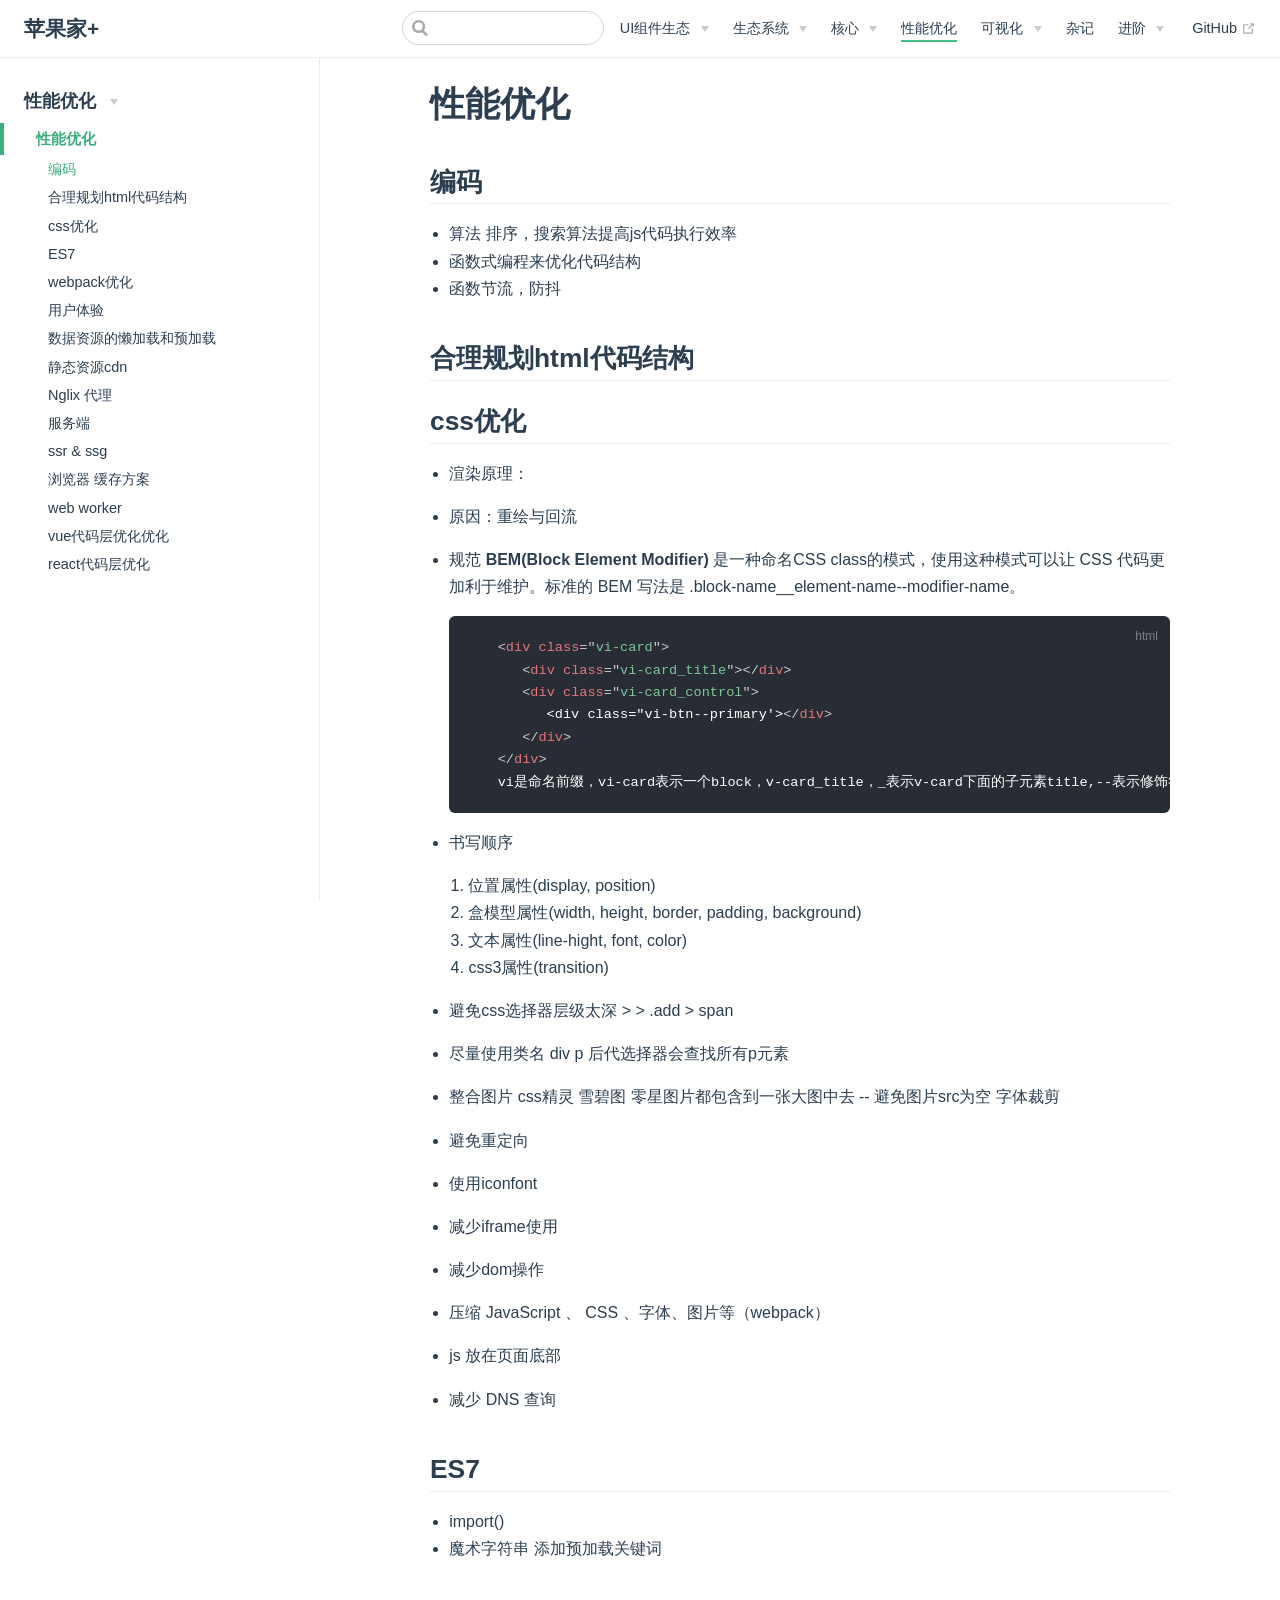
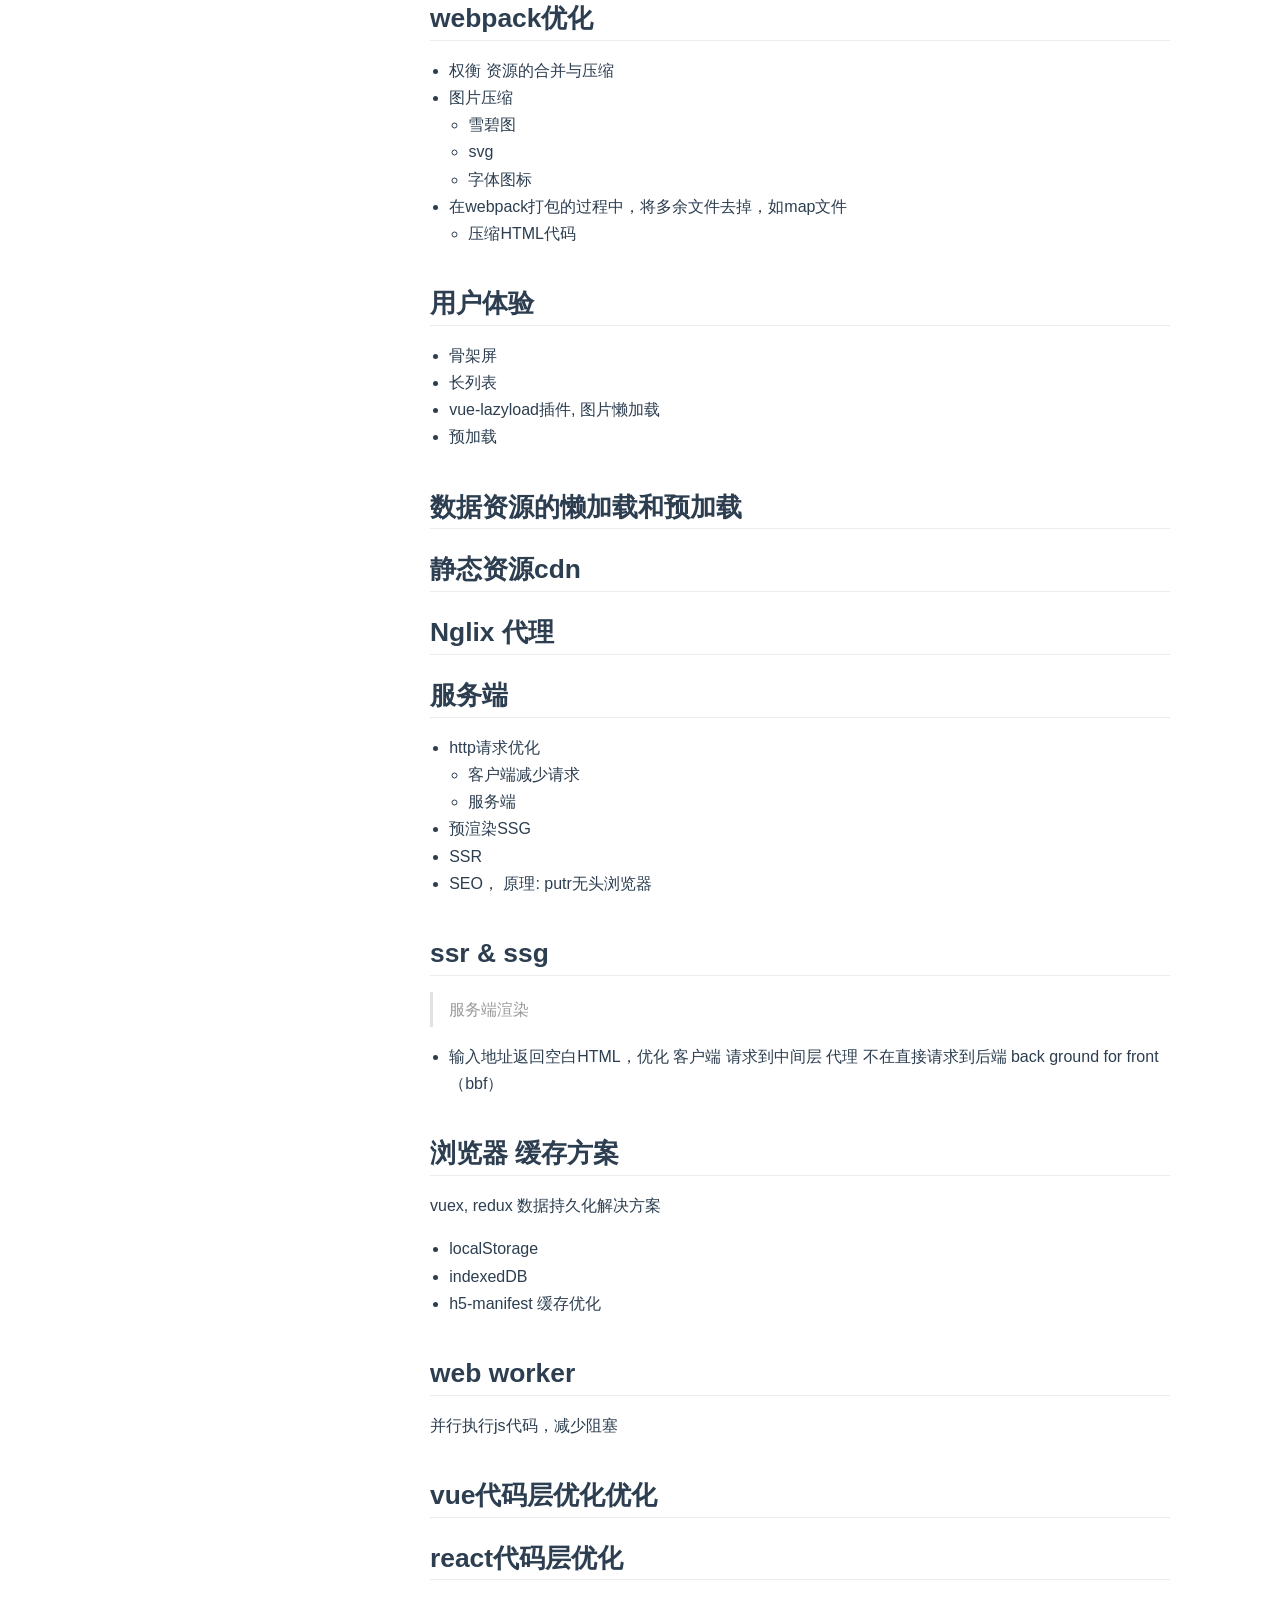
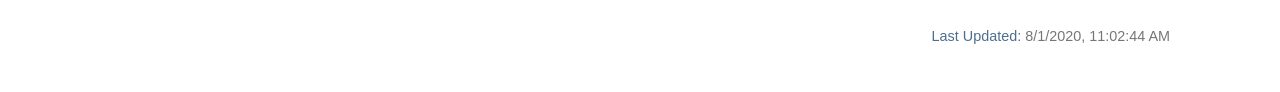
<file: xingneng/base.html>
<!DOCTYPE html>
<html lang="en-US">
  <head>
    <meta charset="utf-8">
    <meta name="viewport" content="width=device-width,initial-scale=1">
    <title>性能优化 | 苹果家+</title>
    <meta name="generator" content="VuePress 1.5.4">
    
    <meta name="description" content="汇聚百川，终成江河">
    <link rel="preload" href="/assets/css/0.styles.470a3808.css" as="style"><link rel="preload" href="/assets/js/app.de1d81cd.js" as="script"><link rel="preload" href="/assets/js/2.c2305d67.js" as="script"><link rel="preload" href="/assets/js/45.5bdd2afc.js" as="script"><link rel="prefetch" href="/assets/js/10.ea7cb643.js"><link rel="prefetch" href="/assets/js/11.a11503fd.js"><link rel="prefetch" href="/assets/js/12.8f4b0af7.js"><link rel="prefetch" href="/assets/js/13.68a19f50.js"><link rel="prefetch" href="/assets/js/14.0bf1eb19.js"><link rel="prefetch" href="/assets/js/15.91626234.js"><link rel="prefetch" href="/assets/js/16.2b71a137.js"><link rel="prefetch" href="/assets/js/17.3b78bd93.js"><link rel="prefetch" href="/assets/js/18.b93534bb.js"><link rel="prefetch" href="/assets/js/19.98089146.js"><link rel="prefetch" href="/assets/js/20.597cf61a.js"><link rel="prefetch" href="/assets/js/21.230ef33e.js"><link rel="prefetch" href="/assets/js/22.6012955a.js"><link rel="prefetch" href="/assets/js/23.3b9e0fd2.js"><link rel="prefetch" href="/assets/js/24.535e2208.js"><link rel="prefetch" href="/assets/js/25.9d93ae40.js"><link rel="prefetch" href="/assets/js/26.e8c62349.js"><link rel="prefetch" href="/assets/js/27.aa40645a.js"><link rel="prefetch" href="/assets/js/28.15d65c15.js"><link rel="prefetch" href="/assets/js/29.3bf54ac5.js"><link rel="prefetch" href="/assets/js/3.9ada7847.js"><link rel="prefetch" href="/assets/js/30.9f88906b.js"><link rel="prefetch" href="/assets/js/31.f78e0c14.js"><link rel="prefetch" href="/assets/js/32.405ceaf7.js"><link rel="prefetch" href="/assets/js/33.89e28487.js"><link rel="prefetch" href="/assets/js/34.6b58d7cd.js"><link rel="prefetch" href="/assets/js/35.d689a4cf.js"><link rel="prefetch" href="/assets/js/36.6259c160.js"><link rel="prefetch" href="/assets/js/37.eb3afbbe.js"><link rel="prefetch" href="/assets/js/38.4f3c72fa.js"><link rel="prefetch" href="/assets/js/39.59401d97.js"><link rel="prefetch" href="/assets/js/4.9848ea20.js"><link rel="prefetch" href="/assets/js/40.e5127ddd.js"><link rel="prefetch" href="/assets/js/41.cde46c4f.js"><link rel="prefetch" href="/assets/js/42.5a987bae.js"><link rel="prefetch" href="/assets/js/43.ce2bbfd2.js"><link rel="prefetch" href="/assets/js/44.e58cef39.js"><link rel="prefetch" href="/assets/js/46.cd5722fb.js"><link rel="prefetch" href="/assets/js/47.3e3d0c14.js"><link rel="prefetch" href="/assets/js/48.05bea5d4.js"><link rel="prefetch" href="/assets/js/5.e6d11cb5.js"><link rel="prefetch" href="/assets/js/6.5451d423.js"><link rel="prefetch" href="/assets/js/7.37e814f9.js"><link rel="prefetch" href="/assets/js/8.2424fb21.js"><link rel="prefetch" href="/assets/js/9.3efe92d5.js">
    <link rel="stylesheet" href="/assets/css/0.styles.470a3808.css">
  </head>
  <body>
    <div id="app" data-server-rendered="true"><div class="theme-container"><header class="navbar"><div class="sidebar-button"><svg xmlns="http://www.w3.org/2000/svg" aria-hidden="true" role="img" viewBox="0 0 448 512" class="icon"><path fill="currentColor" d="M436 124H12c-6.627 0-12-5.373-12-12V80c0-6.627 5.373-12 12-12h424c6.627 0 12 5.373 12 12v32c0 6.627-5.373 12-12 12zm0 160H12c-6.627 0-12-5.373-12-12v-32c0-6.627 5.373-12 12-12h424c6.627 0 12 5.373 12 12v32c0 6.627-5.373 12-12 12zm0 160H12c-6.627 0-12-5.373-12-12v-32c0-6.627 5.373-12 12-12h424c6.627 0 12 5.373 12 12v32c0 6.627-5.373 12-12 12z"></path></svg></div> <a href="/" class="home-link router-link-active"><!----> <span class="site-name">苹果家+</span></a> <div class="links"><div class="search-box"><input aria-label="Search" autocomplete="off" spellcheck="false" value=""> <!----></div> <nav class="nav-links can-hide"><div class="nav-item"><div class="dropdown-wrapper"><button type="button" aria-label="UI组件生态" class="dropdown-title"><span class="title">UI组件生态</span> <span class="arrow down"></span></button> <button type="button" aria-label="UI组件生态" class="mobile-dropdown-title"><span class="title">UI组件生态</span> <span class="arrow right"></span></button> <ul class="nav-dropdown" style="display:none;"><li class="dropdown-item"><!----> <a href="/components/jg/button.html" class="nav-link">
  结构组件
</a></li><li class="dropdown-item"><!----> <a href="/components/yw/note.html" class="nav-link">
  业务组件
</a></li><li class="dropdown-item"><!----> <a href="/components/lc/note.html" class="nav-link">
  流程图组件
</a></li><li class="dropdown-item"><!----> <a href="/components/button.html" class="nav-link">
  地图组件
</a></li></ul></div></div><div class="nav-item"><div class="dropdown-wrapper"><button type="button" aria-label="生态系统" class="dropdown-title"><span class="title">生态系统</span> <span class="arrow down"></span></button> <button type="button" aria-label="生态系统" class="mobile-dropdown-title"><span class="title">生态系统</span> <span class="arrow right"></span></button> <ul class="nav-dropdown" style="display:none;"><li class="dropdown-item"><h4>
          项目
        </h4> <ul class="dropdown-subitem-wrapper"><li class="dropdown-subitem"><a href="/ecology/admin/vue.html" class="nav-link">
  ping-vue(简版vue)
</a></li><li class="dropdown-subitem"><a href="/ecology/admin/vue.html" class="nav-link">
  ping-react(简版react)
</a></li><li class="dropdown-subitem"><a href="/ecology/inst.html" class="nav-link">
  ping-offical-vue(响应式)
</a></li><li class="dropdown-subitem"><a href="/ecology/inst.html" class="nav-link">
  ping-xcx
</a></li><li class="dropdown-subitem"><a href="/ecology/inst.html" class="nav-link">
  H5商城
</a></li></ul></li><li class="dropdown-item"><h4>
          资源
        </h4> <ul class="dropdown-subitem-wrapper"><li class="dropdown-subitem"><a href="/components/jg/button.html" class="nav-link">
  UI库-vue
</a></li><li class="dropdown-subitem"><a href="/ecology/dev/devtools.html" class="nav-link">
  基础资源ping-base-lib
</a></li><li class="dropdown-subitem"><a href="/ecology/cli/cli.html" class="nav-link">
  pi(核心，自动化配置)
</a></li><li class="dropdown-subitem"><a href="/ecology/cli/cli.html" class="nav-link">
  脚手架ping-cli
</a></li><li class="dropdown-subitem"><a href="/ecology/webpack.html" class="nav-link">
  打包工具ping-webpack
</a></li><li class="dropdown-subitem"><a href="/ecology/schema.html" class="nav-link">
  校验库
</a></li><li class="dropdown-subitem"><a href="/ecology/schema.html" class="nav-link">
  状态管理
</a></li><li class="dropdown-subitem"><a href="/ecology/schema.html" class="nav-link">
  路由
</a></li><li class="dropdown-subitem"><a href="/ecology/schema.html" class="nav-link">
  日期
</a></li><li class="dropdown-subitem"><a href="/ecology/schema.html" class="nav-link">
  图表
</a></li><li class="dropdown-subitem"><a href="/ecology/schema.html" class="nav-link">
  地图
</a></li><li class="dropdown-subitem"><a href="/ecology/schema.html" class="nav-link">
  关系流程图
</a></li></ul></li></ul></div></div><div class="nav-item"><div class="dropdown-wrapper"><button type="button" aria-label="核心" class="dropdown-title"><span class="title">核心</span> <span class="arrow down"></span></button> <button type="button" aria-label="核心" class="mobile-dropdown-title"><span class="title">核心</span> <span class="arrow right"></span></button> <ul class="nav-dropdown" style="display:none;"><li class="dropdown-item"><!----> <a href="/Core/Api/base.html" class="nav-link">
  基础
</a></li><li class="dropdown-item"><!----> <a href="/Core/V8/base.html" class="nav-link">
  js(v8)引擎
</a></li><li class="dropdown-item"><!----> <a href="/Core/Achieve/base.html" class="nav-link">
  原理实现
</a></li><li class="dropdown-item"><!----> <a href="/Core/Vue/base.html" class="nav-link">
  Vue概记
</a></li><li class="dropdown-item"><!----> <a href="/Core/React/base.html" class="nav-link">
  React概记
</a></li><li class="dropdown-item"><!----> <a href="/Core/MyWebpack/base.html" class="nav-link">
  webpack
</a></li></ul></div></div><div class="nav-item"><a href="/xingneng/base.html" aria-current="page" class="nav-link router-link-exact-active router-link-active">
  性能优化
</a></div><div class="nav-item"><div class="dropdown-wrapper"><button type="button" aria-label="可视化" class="dropdown-title"><span class="title">可视化</span> <span class="arrow down"></span></button> <button type="button" aria-label="可视化" class="mobile-dropdown-title"><span class="title">可视化</span> <span class="arrow right"></span></button> <ul class="nav-dropdown" style="display:none;"><li class="dropdown-item"><!----> <a href="/Cansee/three.html" class="nav-link">
  three.js
</a></li><li class="dropdown-item"><!----> <a href="/Cansee/D3.html" class="nav-link">
  D3
</a></li></ul></div></div><div class="nav-item"><a href="/zaji/js/base.html" class="nav-link">
  杂记
</a></div><div class="nav-item"><div class="dropdown-wrapper"><button type="button" aria-label="进阶" class="dropdown-title"><span class="title">进阶</span> <span class="arrow down"></span></button> <button type="button" aria-label="进阶" class="mobile-dropdown-title"><span class="title">进阶</span> <span class="arrow right"></span></button> <ul class="nav-dropdown" style="display:none;"><li class="dropdown-item"><!----> <a href="/jingjie/sjjg.html" class="nav-link">
  数据结构
</a></li><li class="dropdown-item"><!----> <a href="/jingjie/suanfa/base.html" class="nav-link">
  算法
</a></li><li class="dropdown-item"><!----> <a href="/jingjie/base.html" class="nav-link">
  node
</a></li><li class="dropdown-item"><!----> <a href="/xingneng/.html" class="nav-link">
  Linux
</a></li><li class="dropdown-item"><!----> <a href="/xingneng/.html" class="nav-link">
  python
</a></li></ul></div></div> <a href="https://github.com/wsmjz" target="_blank" rel="noopener noreferrer" class="repo-link">
    GitHub
    <svg xmlns="http://www.w3.org/2000/svg" aria-hidden="true" x="0px" y="0px" viewBox="0 0 100 100" width="15" height="15" class="icon outbound"><path fill="currentColor" d="M18.8,85.1h56l0,0c2.2,0,4-1.8,4-4v-32h-8v28h-48v-48h28v-8h-32l0,0c-2.2,0-4,1.8-4,4v56C14.8,83.3,16.6,85.1,18.8,85.1z"></path> <polygon fill="currentColor" points="45.7,48.7 51.3,54.3 77.2,28.5 77.2,37.2 85.2,37.2 85.2,14.9 62.8,14.9 62.8,22.9 71.5,22.9"></polygon></svg></a></nav></div></header> <div class="sidebar-mask"></div> <aside class="sidebar"><nav class="nav-links"><div class="nav-item"><div class="dropdown-wrapper"><button type="button" aria-label="UI组件生态" class="dropdown-title"><span class="title">UI组件生态</span> <span class="arrow down"></span></button> <button type="button" aria-label="UI组件生态" class="mobile-dropdown-title"><span class="title">UI组件生态</span> <span class="arrow right"></span></button> <ul class="nav-dropdown" style="display:none;"><li class="dropdown-item"><!----> <a href="/components/jg/button.html" class="nav-link">
  结构组件
</a></li><li class="dropdown-item"><!----> <a href="/components/yw/note.html" class="nav-link">
  业务组件
</a></li><li class="dropdown-item"><!----> <a href="/components/lc/note.html" class="nav-link">
  流程图组件
</a></li><li class="dropdown-item"><!----> <a href="/components/button.html" class="nav-link">
  地图组件
</a></li></ul></div></div><div class="nav-item"><div class="dropdown-wrapper"><button type="button" aria-label="生态系统" class="dropdown-title"><span class="title">生态系统</span> <span class="arrow down"></span></button> <button type="button" aria-label="生态系统" class="mobile-dropdown-title"><span class="title">生态系统</span> <span class="arrow right"></span></button> <ul class="nav-dropdown" style="display:none;"><li class="dropdown-item"><h4>
          项目
        </h4> <ul class="dropdown-subitem-wrapper"><li class="dropdown-subitem"><a href="/ecology/admin/vue.html" class="nav-link">
  ping-vue(简版vue)
</a></li><li class="dropdown-subitem"><a href="/ecology/admin/vue.html" class="nav-link">
  ping-react(简版react)
</a></li><li class="dropdown-subitem"><a href="/ecology/inst.html" class="nav-link">
  ping-offical-vue(响应式)
</a></li><li class="dropdown-subitem"><a href="/ecology/inst.html" class="nav-link">
  ping-xcx
</a></li><li class="dropdown-subitem"><a href="/ecology/inst.html" class="nav-link">
  H5商城
</a></li></ul></li><li class="dropdown-item"><h4>
          资源
        </h4> <ul class="dropdown-subitem-wrapper"><li class="dropdown-subitem"><a href="/components/jg/button.html" class="nav-link">
  UI库-vue
</a></li><li class="dropdown-subitem"><a href="/ecology/dev/devtools.html" class="nav-link">
  基础资源ping-base-lib
</a></li><li class="dropdown-subitem"><a href="/ecology/cli/cli.html" class="nav-link">
  pi(核心，自动化配置)
</a></li><li class="dropdown-subitem"><a href="/ecology/cli/cli.html" class="nav-link">
  脚手架ping-cli
</a></li><li class="dropdown-subitem"><a href="/ecology/webpack.html" class="nav-link">
  打包工具ping-webpack
</a></li><li class="dropdown-subitem"><a href="/ecology/schema.html" class="nav-link">
  校验库
</a></li><li class="dropdown-subitem"><a href="/ecology/schema.html" class="nav-link">
  状态管理
</a></li><li class="dropdown-subitem"><a href="/ecology/schema.html" class="nav-link">
  路由
</a></li><li class="dropdown-subitem"><a href="/ecology/schema.html" class="nav-link">
  日期
</a></li><li class="dropdown-subitem"><a href="/ecology/schema.html" class="nav-link">
  图表
</a></li><li class="dropdown-subitem"><a href="/ecology/schema.html" class="nav-link">
  地图
</a></li><li class="dropdown-subitem"><a href="/ecology/schema.html" class="nav-link">
  关系流程图
</a></li></ul></li></ul></div></div><div class="nav-item"><div class="dropdown-wrapper"><button type="button" aria-label="核心" class="dropdown-title"><span class="title">核心</span> <span class="arrow down"></span></button> <button type="button" aria-label="核心" class="mobile-dropdown-title"><span class="title">核心</span> <span class="arrow right"></span></button> <ul class="nav-dropdown" style="display:none;"><li class="dropdown-item"><!----> <a href="/Core/Api/base.html" class="nav-link">
  基础
</a></li><li class="dropdown-item"><!----> <a href="/Core/V8/base.html" class="nav-link">
  js(v8)引擎
</a></li><li class="dropdown-item"><!----> <a href="/Core/Achieve/base.html" class="nav-link">
  原理实现
</a></li><li class="dropdown-item"><!----> <a href="/Core/Vue/base.html" class="nav-link">
  Vue概记
</a></li><li class="dropdown-item"><!----> <a href="/Core/React/base.html" class="nav-link">
  React概记
</a></li><li class="dropdown-item"><!----> <a href="/Core/MyWebpack/base.html" class="nav-link">
  webpack
</a></li></ul></div></div><div class="nav-item"><a href="/xingneng/base.html" aria-current="page" class="nav-link router-link-exact-active router-link-active">
  性能优化
</a></div><div class="nav-item"><div class="dropdown-wrapper"><button type="button" aria-label="可视化" class="dropdown-title"><span class="title">可视化</span> <span class="arrow down"></span></button> <button type="button" aria-label="可视化" class="mobile-dropdown-title"><span class="title">可视化</span> <span class="arrow right"></span></button> <ul class="nav-dropdown" style="display:none;"><li class="dropdown-item"><!----> <a href="/Cansee/three.html" class="nav-link">
  three.js
</a></li><li class="dropdown-item"><!----> <a href="/Cansee/D3.html" class="nav-link">
  D3
</a></li></ul></div></div><div class="nav-item"><a href="/zaji/js/base.html" class="nav-link">
  杂记
</a></div><div class="nav-item"><div class="dropdown-wrapper"><button type="button" aria-label="进阶" class="dropdown-title"><span class="title">进阶</span> <span class="arrow down"></span></button> <button type="button" aria-label="进阶" class="mobile-dropdown-title"><span class="title">进阶</span> <span class="arrow right"></span></button> <ul class="nav-dropdown" style="display:none;"><li class="dropdown-item"><!----> <a href="/jingjie/sjjg.html" class="nav-link">
  数据结构
</a></li><li class="dropdown-item"><!----> <a href="/jingjie/suanfa/base.html" class="nav-link">
  算法
</a></li><li class="dropdown-item"><!----> <a href="/jingjie/base.html" class="nav-link">
  node
</a></li><li class="dropdown-item"><!----> <a href="/xingneng/.html" class="nav-link">
  Linux
</a></li><li class="dropdown-item"><!----> <a href="/xingneng/.html" class="nav-link">
  python
</a></li></ul></div></div> <a href="https://github.com/wsmjz" target="_blank" rel="noopener noreferrer" class="repo-link">
    GitHub
    <svg xmlns="http://www.w3.org/2000/svg" aria-hidden="true" x="0px" y="0px" viewBox="0 0 100 100" width="15" height="15" class="icon outbound"><path fill="currentColor" d="M18.8,85.1h56l0,0c2.2,0,4-1.8,4-4v-32h-8v28h-48v-48h28v-8h-32l0,0c-2.2,0-4,1.8-4,4v56C14.8,83.3,16.6,85.1,18.8,85.1z"></path> <polygon fill="currentColor" points="45.7,48.7 51.3,54.3 77.2,28.5 77.2,37.2 85.2,37.2 85.2,14.9 62.8,14.9 62.8,22.9 71.5,22.9"></polygon></svg></a></nav>  <ul class="sidebar-links"><li><section class="sidebar-group collapsable depth-0"><p class="sidebar-heading open"><span>性能优化</span> <span class="arrow down"></span></p> <ul class="sidebar-links sidebar-group-items"><li><a href="/xingneng/base.html" aria-current="page" class="active sidebar-link">性能优化</a><ul class="sidebar-sub-headers"><li class="sidebar-sub-header"><a href="/xingneng/base.html#编码" class="sidebar-link">编码</a></li><li class="sidebar-sub-header"><a href="/xingneng/base.html#合理规划html代码结构" class="sidebar-link">合理规划html代码结构</a></li><li class="sidebar-sub-header"><a href="/xingneng/base.html#css优化" class="sidebar-link">css优化</a></li><li class="sidebar-sub-header"><a href="/xingneng/base.html#es7" class="sidebar-link">ES7</a></li><li class="sidebar-sub-header"><a href="/xingneng/base.html#webpack优化" class="sidebar-link">webpack优化</a></li><li class="sidebar-sub-header"><a href="/xingneng/base.html#用户体验" class="sidebar-link">用户体验</a></li><li class="sidebar-sub-header"><a href="/xingneng/base.html#数据资源的懒加载和预加载" class="sidebar-link">数据资源的懒加载和预加载</a></li><li class="sidebar-sub-header"><a href="/xingneng/base.html#静态资源cdn" class="sidebar-link">静态资源cdn</a></li><li class="sidebar-sub-header"><a href="/xingneng/base.html#nglix-代理" class="sidebar-link">Nglix 代理</a></li><li class="sidebar-sub-header"><a href="/xingneng/base.html#服务端" class="sidebar-link">服务端</a></li><li class="sidebar-sub-header"><a href="/xingneng/base.html#ssr-ssg" class="sidebar-link">ssr &amp; ssg</a></li><li class="sidebar-sub-header"><a href="/xingneng/base.html#浏览器-缓存方案" class="sidebar-link">浏览器 缓存方案</a></li><li class="sidebar-sub-header"><a href="/xingneng/base.html#web-worker" class="sidebar-link">web worker</a></li><li class="sidebar-sub-header"><a href="/xingneng/base.html#vue代码层优化优化" class="sidebar-link">vue代码层优化优化</a></li><li class="sidebar-sub-header"><a href="/xingneng/base.html#react代码层优化" class="sidebar-link">react代码层优化</a></li></ul></li></ul></section></li></ul> </aside> <main class="page"> <div class="theme-default-content content__default"><h1 id="性能优化"><a href="#性能优化" class="header-anchor">#</a> 性能优化</h1> <h2 id="编码"><a href="#编码" class="header-anchor">#</a> 编码</h2> <ul><li>算法 排序，搜索算法提高js代码执行效率</li> <li>函数式编程来优化代码结构</li> <li>函数节流，防抖</li></ul> <h2 id="合理规划html代码结构"><a href="#合理规划html代码结构" class="header-anchor">#</a> 合理规划html代码结构</h2> <h2 id="css优化"><a href="#css优化" class="header-anchor">#</a> css优化</h2> <ul><li><p>渲染原理：</p></li> <li><p>原因：重绘与回流</p></li> <li><p>规范
<strong>BEM(Block Element Modifier)</strong> 是一种命名CSS class的模式，使用这种模式可以让 CSS 代码更加利于维护。标准的 BEM 写法是 .block-name__element-name--modifier-name。</p> <div class="language-html extra-class"><pre class="language-html"><code>   <span class="token tag"><span class="token tag"><span class="token punctuation">&lt;</span>div</span> <span class="token attr-name">class</span><span class="token attr-value"><span class="token punctuation attr-equals">=</span><span class="token punctuation">&quot;</span>vi-card<span class="token punctuation">&quot;</span></span><span class="token punctuation">&gt;</span></span>
      <span class="token tag"><span class="token tag"><span class="token punctuation">&lt;</span>div</span> <span class="token attr-name">class</span><span class="token attr-value"><span class="token punctuation attr-equals">=</span><span class="token punctuation">&quot;</span>vi-card_title<span class="token punctuation">&quot;</span></span><span class="token punctuation">&gt;</span></span><span class="token tag"><span class="token tag"><span class="token punctuation">&lt;/</span>div</span><span class="token punctuation">&gt;</span></span>
      <span class="token tag"><span class="token tag"><span class="token punctuation">&lt;</span>div</span> <span class="token attr-name">class</span><span class="token attr-value"><span class="token punctuation attr-equals">=</span><span class="token punctuation">&quot;</span>vi-card_control<span class="token punctuation">&quot;</span></span><span class="token punctuation">&gt;</span></span>
         &lt;div class=&quot;vi-btn--primary'&gt;<span class="token tag"><span class="token tag"><span class="token punctuation">&lt;/</span>div</span><span class="token punctuation">&gt;</span></span>
      <span class="token tag"><span class="token tag"><span class="token punctuation">&lt;/</span>div</span><span class="token punctuation">&gt;</span></span>
   <span class="token tag"><span class="token tag"><span class="token punctuation">&lt;/</span>div</span><span class="token punctuation">&gt;</span></span>
   vi是命名前缀，vi-card表示一个block，v-card_title，_表示v-card下面的子元素title,--表示修饰符，表示状态 vi-btn--primary表示是普通按钮
</code></pre></div></li> <li><p>书写顺序</p> <ol><li>位置属性(display, position)</li> <li>盒模型属性(width, height, border, padding, background)</li> <li>文本属性(line-hight, font, color)</li> <li>css3属性(transition)</li></ol></li> <li><p>避免css选择器层级太深 &gt; &gt; .add &gt; span</p></li> <li><p>尽量使用类名 div p 后代选择器会查找所有p元素</p></li> <li><p>整合图片 css精灵 雪碧图 零星图片都包含到一张大图中去 -- 避免图片src为空 字体裁剪</p></li> <li><p>避免重定向</p></li> <li><p>使用iconfont</p></li> <li><p>减少iframe使用</p></li> <li><p>减少dom操作</p></li> <li><p>压缩 JavaScript 、 CSS 、字体、图片等（webpack）</p></li> <li><p>js 放在页面底部</p></li> <li><p>减少 DNS 查询</p></li></ul> <h2 id="es7"><a href="#es7" class="header-anchor">#</a> ES7</h2> <ul><li>import()</li> <li>魔术字符串 添加预加载关键词</li></ul> <h2 id="webpack优化"><a href="#webpack优化" class="header-anchor">#</a> webpack优化</h2> <ul><li>权衡 资源的合并与压缩</li> <li>图片压缩
<ul><li>雪碧图</li> <li>svg</li> <li>字体图标</li></ul></li> <li>在webpack打包的过程中，将多余文件去掉，如map文件
<ul><li>压缩HTML代码</li></ul></li></ul> <h2 id="用户体验"><a href="#用户体验" class="header-anchor">#</a> 用户体验</h2> <ul><li>骨架屏</li> <li>长列表</li> <li>vue-lazyload插件, 图片懒加载</li> <li>预加载</li></ul> <h2 id="数据资源的懒加载和预加载"><a href="#数据资源的懒加载和预加载" class="header-anchor">#</a> 数据资源的懒加载和预加载</h2> <h2 id="静态资源cdn"><a href="#静态资源cdn" class="header-anchor">#</a> 静态资源cdn</h2> <h2 id="nglix-代理"><a href="#nglix-代理" class="header-anchor">#</a> Nglix 代理</h2> <h2 id="服务端"><a href="#服务端" class="header-anchor">#</a> 服务端</h2> <ul><li>http请求优化
<ul><li>客户端减少请求</li> <li>服务端</li></ul></li> <li>预渲染SSG</li> <li>SSR</li> <li>SEO， 原理: putr无头浏览器</li></ul> <h2 id="ssr-ssg"><a href="#ssr-ssg" class="header-anchor">#</a> ssr &amp; ssg</h2> <blockquote><p>服务端渲染</p></blockquote> <ul><li>输入地址返回空白HTML，优化 客户端 请求到中间层 代理 不在直接请求到后端 back ground for front  （bbf）</li></ul> <h2 id="浏览器-缓存方案"><a href="#浏览器-缓存方案" class="header-anchor">#</a> 浏览器 缓存方案</h2> <p>vuex, redux 数据持久化解决方案</p> <ul><li>localStorage</li> <li>indexedDB</li> <li>h5-manifest 缓存优化</li></ul> <h2 id="web-worker"><a href="#web-worker" class="header-anchor">#</a> web worker</h2> <p>并行执行js代码，减少阻塞</p> <h2 id="vue代码层优化优化"><a href="#vue代码层优化优化" class="header-anchor">#</a> vue代码层优化优化</h2> <h2 id="react代码层优化"><a href="#react代码层优化" class="header-anchor">#</a> react代码层优化</h2></div> <footer class="page-edit"><!----> <div class="last-updated"><span class="prefix">Last Updated:</span> <span class="time">8/1/2020, 11:02:44 AM</span></div></footer> <!----> </main></div><div class="global-ui"></div></div>
    <script src="/assets/js/app.de1d81cd.js" defer></script><script src="/assets/js/2.c2305d67.js" defer></script><script src="/assets/js/45.5bdd2afc.js" defer></script>
  </body>
</html>
</file>
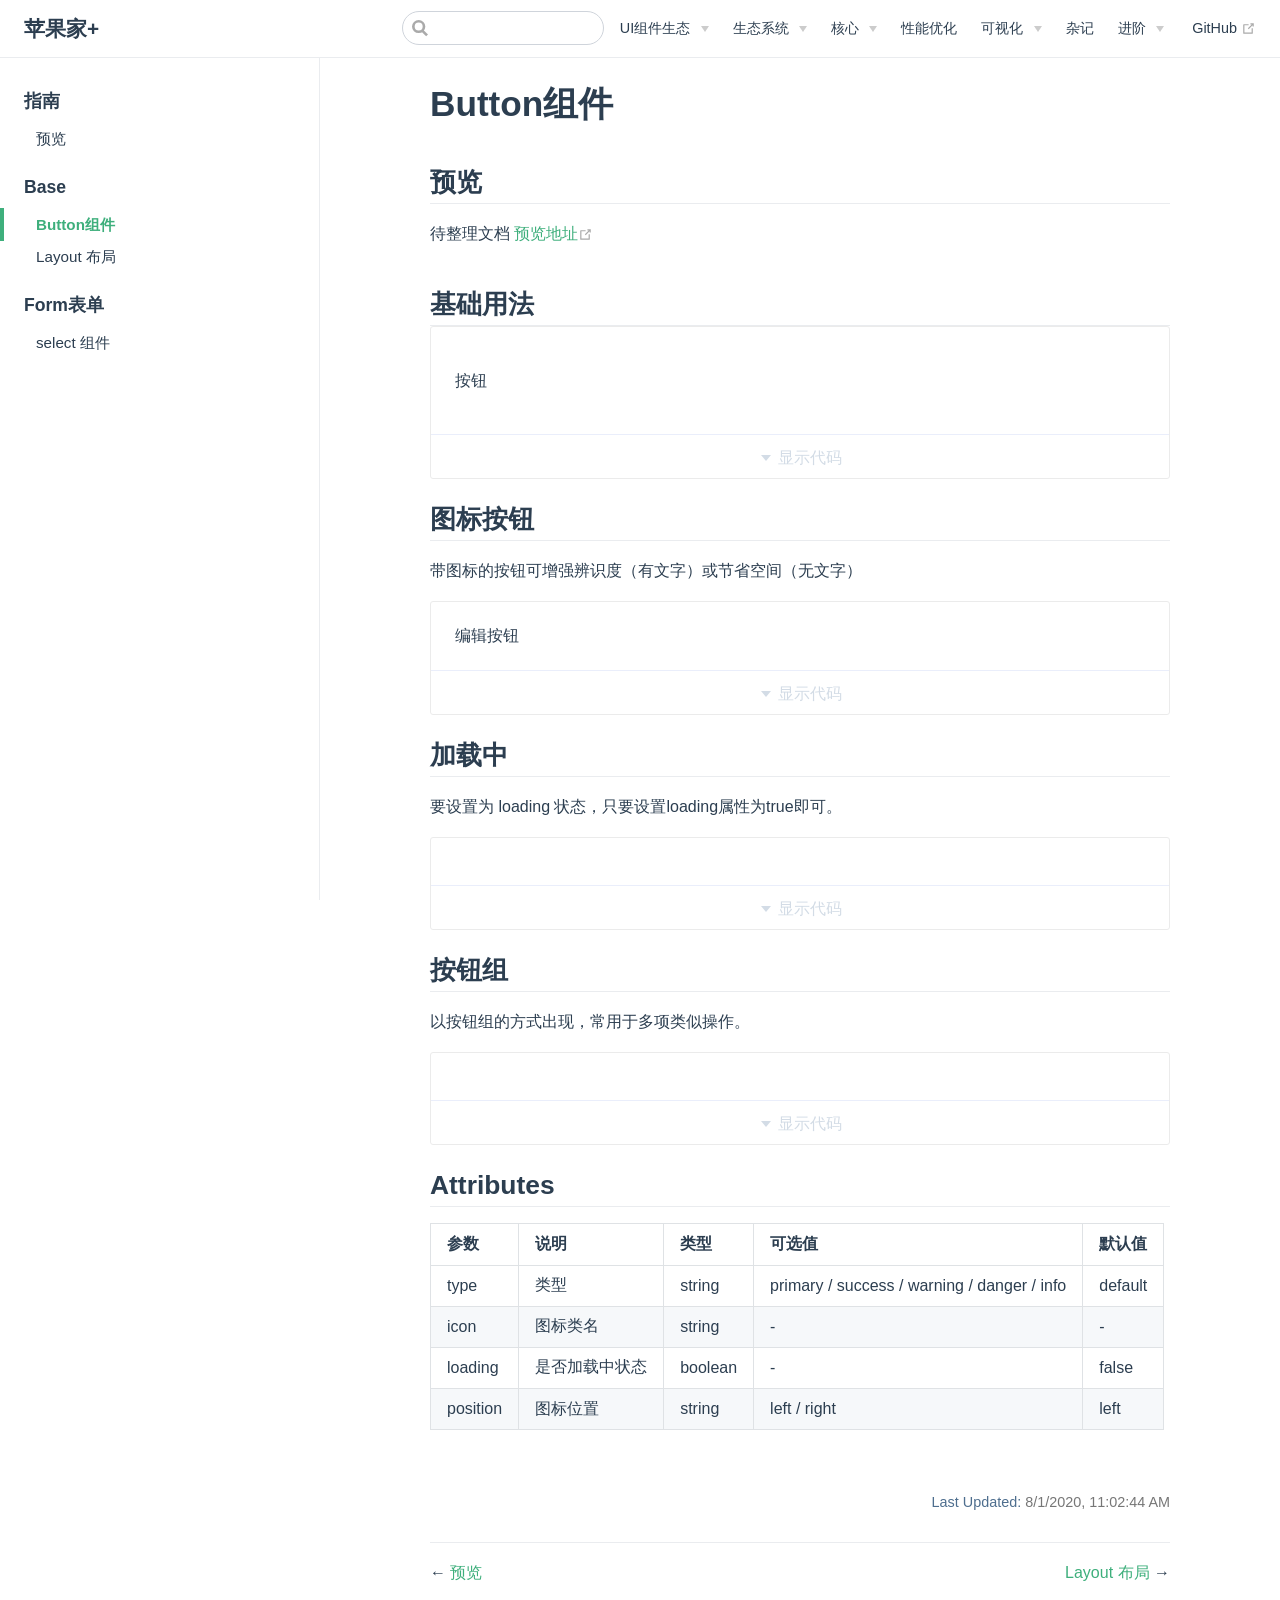
<file: components/jg/button.html>
<!DOCTYPE html>
<html lang="en-US">
  <head>
    <meta charset="utf-8">
    <meta name="viewport" content="width=device-width,initial-scale=1">
    <title>Button组件 | 苹果家+</title>
    <meta name="generator" content="VuePress 1.5.4">
    
    <meta name="description" content="汇聚百川，终成江河">
    <link rel="preload" href="/assets/css/0.styles.470a3808.css" as="style"><link rel="preload" href="/assets/js/app.de1d81cd.js" as="script"><link rel="preload" href="/assets/js/2.c2305d67.js" as="script"><link rel="preload" href="/assets/js/29.3bf54ac5.js" as="script"><link rel="preload" href="/assets/js/6.5451d423.js" as="script"><link rel="prefetch" href="/assets/js/10.ea7cb643.js"><link rel="prefetch" href="/assets/js/11.a11503fd.js"><link rel="prefetch" href="/assets/js/12.8f4b0af7.js"><link rel="prefetch" href="/assets/js/13.68a19f50.js"><link rel="prefetch" href="/assets/js/14.0bf1eb19.js"><link rel="prefetch" href="/assets/js/15.91626234.js"><link rel="prefetch" href="/assets/js/16.2b71a137.js"><link rel="prefetch" href="/assets/js/17.3b78bd93.js"><link rel="prefetch" href="/assets/js/18.b93534bb.js"><link rel="prefetch" href="/assets/js/19.98089146.js"><link rel="prefetch" href="/assets/js/20.597cf61a.js"><link rel="prefetch" href="/assets/js/21.230ef33e.js"><link rel="prefetch" href="/assets/js/22.6012955a.js"><link rel="prefetch" href="/assets/js/23.3b9e0fd2.js"><link rel="prefetch" href="/assets/js/24.535e2208.js"><link rel="prefetch" href="/assets/js/25.9d93ae40.js"><link rel="prefetch" href="/assets/js/26.e8c62349.js"><link rel="prefetch" href="/assets/js/27.aa40645a.js"><link rel="prefetch" href="/assets/js/28.15d65c15.js"><link rel="prefetch" href="/assets/js/3.9ada7847.js"><link rel="prefetch" href="/assets/js/30.9f88906b.js"><link rel="prefetch" href="/assets/js/31.f78e0c14.js"><link rel="prefetch" href="/assets/js/32.405ceaf7.js"><link rel="prefetch" href="/assets/js/33.89e28487.js"><link rel="prefetch" href="/assets/js/34.6b58d7cd.js"><link rel="prefetch" href="/assets/js/35.d689a4cf.js"><link rel="prefetch" href="/assets/js/36.6259c160.js"><link rel="prefetch" href="/assets/js/37.eb3afbbe.js"><link rel="prefetch" href="/assets/js/38.4f3c72fa.js"><link rel="prefetch" href="/assets/js/39.59401d97.js"><link rel="prefetch" href="/assets/js/4.9848ea20.js"><link rel="prefetch" href="/assets/js/40.e5127ddd.js"><link rel="prefetch" href="/assets/js/41.cde46c4f.js"><link rel="prefetch" href="/assets/js/42.5a987bae.js"><link rel="prefetch" href="/assets/js/43.ce2bbfd2.js"><link rel="prefetch" href="/assets/js/44.e58cef39.js"><link rel="prefetch" href="/assets/js/45.5bdd2afc.js"><link rel="prefetch" href="/assets/js/46.cd5722fb.js"><link rel="prefetch" href="/assets/js/47.3e3d0c14.js"><link rel="prefetch" href="/assets/js/48.05bea5d4.js"><link rel="prefetch" href="/assets/js/5.e6d11cb5.js"><link rel="prefetch" href="/assets/js/7.37e814f9.js"><link rel="prefetch" href="/assets/js/8.2424fb21.js"><link rel="prefetch" href="/assets/js/9.3efe92d5.js">
    <link rel="stylesheet" href="/assets/css/0.styles.470a3808.css">
  </head>
  <body>
    <div id="app" data-server-rendered="true"><div class="theme-container"><header class="navbar"><div class="sidebar-button"><svg xmlns="http://www.w3.org/2000/svg" aria-hidden="true" role="img" viewBox="0 0 448 512" class="icon"><path fill="currentColor" d="M436 124H12c-6.627 0-12-5.373-12-12V80c0-6.627 5.373-12 12-12h424c6.627 0 12 5.373 12 12v32c0 6.627-5.373 12-12 12zm0 160H12c-6.627 0-12-5.373-12-12v-32c0-6.627 5.373-12 12-12h424c6.627 0 12 5.373 12 12v32c0 6.627-5.373 12-12 12zm0 160H12c-6.627 0-12-5.373-12-12v-32c0-6.627 5.373-12 12-12h424c6.627 0 12 5.373 12 12v32c0 6.627-5.373 12-12 12z"></path></svg></div> <a href="/" class="home-link router-link-active"><!----> <span class="site-name">苹果家+</span></a> <div class="links"><div class="search-box"><input aria-label="Search" autocomplete="off" spellcheck="false" value=""> <!----></div> <nav class="nav-links can-hide"><div class="nav-item"><div class="dropdown-wrapper"><button type="button" aria-label="UI组件生态" class="dropdown-title"><span class="title">UI组件生态</span> <span class="arrow down"></span></button> <button type="button" aria-label="UI组件生态" class="mobile-dropdown-title"><span class="title">UI组件生态</span> <span class="arrow right"></span></button> <ul class="nav-dropdown" style="display:none;"><li class="dropdown-item"><!----> <a href="/components/jg/button.html" aria-current="page" class="nav-link router-link-exact-active router-link-active">
  结构组件
</a></li><li class="dropdown-item"><!----> <a href="/components/yw/note.html" class="nav-link">
  业务组件
</a></li><li class="dropdown-item"><!----> <a href="/components/lc/note.html" class="nav-link">
  流程图组件
</a></li><li class="dropdown-item"><!----> <a href="/components/button.html" class="nav-link">
  地图组件
</a></li></ul></div></div><div class="nav-item"><div class="dropdown-wrapper"><button type="button" aria-label="生态系统" class="dropdown-title"><span class="title">生态系统</span> <span class="arrow down"></span></button> <button type="button" aria-label="生态系统" class="mobile-dropdown-title"><span class="title">生态系统</span> <span class="arrow right"></span></button> <ul class="nav-dropdown" style="display:none;"><li class="dropdown-item"><h4>
          项目
        </h4> <ul class="dropdown-subitem-wrapper"><li class="dropdown-subitem"><a href="/ecology/admin/vue.html" class="nav-link">
  ping-vue(简版vue)
</a></li><li class="dropdown-subitem"><a href="/ecology/admin/vue.html" class="nav-link">
  ping-react(简版react)
</a></li><li class="dropdown-subitem"><a href="/ecology/inst.html" class="nav-link">
  ping-offical-vue(响应式)
</a></li><li class="dropdown-subitem"><a href="/ecology/inst.html" class="nav-link">
  ping-xcx
</a></li><li class="dropdown-subitem"><a href="/ecology/inst.html" class="nav-link">
  H5商城
</a></li></ul></li><li class="dropdown-item"><h4>
          资源
        </h4> <ul class="dropdown-subitem-wrapper"><li class="dropdown-subitem"><a href="/components/jg/button.html" aria-current="page" class="nav-link router-link-exact-active router-link-active">
  UI库-vue
</a></li><li class="dropdown-subitem"><a href="/ecology/dev/devtools.html" class="nav-link">
  基础资源ping-base-lib
</a></li><li class="dropdown-subitem"><a href="/ecology/cli/cli.html" class="nav-link">
  pi(核心，自动化配置)
</a></li><li class="dropdown-subitem"><a href="/ecology/cli/cli.html" class="nav-link">
  脚手架ping-cli
</a></li><li class="dropdown-subitem"><a href="/ecology/webpack.html" class="nav-link">
  打包工具ping-webpack
</a></li><li class="dropdown-subitem"><a href="/ecology/schema.html" class="nav-link">
  校验库
</a></li><li class="dropdown-subitem"><a href="/ecology/schema.html" class="nav-link">
  状态管理
</a></li><li class="dropdown-subitem"><a href="/ecology/schema.html" class="nav-link">
  路由
</a></li><li class="dropdown-subitem"><a href="/ecology/schema.html" class="nav-link">
  日期
</a></li><li class="dropdown-subitem"><a href="/ecology/schema.html" class="nav-link">
  图表
</a></li><li class="dropdown-subitem"><a href="/ecology/schema.html" class="nav-link">
  地图
</a></li><li class="dropdown-subitem"><a href="/ecology/schema.html" class="nav-link">
  关系流程图
</a></li></ul></li></ul></div></div><div class="nav-item"><div class="dropdown-wrapper"><button type="button" aria-label="核心" class="dropdown-title"><span class="title">核心</span> <span class="arrow down"></span></button> <button type="button" aria-label="核心" class="mobile-dropdown-title"><span class="title">核心</span> <span class="arrow right"></span></button> <ul class="nav-dropdown" style="display:none;"><li class="dropdown-item"><!----> <a href="/Core/Api/base.html" class="nav-link">
  基础
</a></li><li class="dropdown-item"><!----> <a href="/Core/V8/base.html" class="nav-link">
  js(v8)引擎
</a></li><li class="dropdown-item"><!----> <a href="/Core/Achieve/base.html" class="nav-link">
  原理实现
</a></li><li class="dropdown-item"><!----> <a href="/Core/Vue/base.html" class="nav-link">
  Vue概记
</a></li><li class="dropdown-item"><!----> <a href="/Core/React/base.html" class="nav-link">
  React概记
</a></li><li class="dropdown-item"><!----> <a href="/Core/MyWebpack/base.html" class="nav-link">
  webpack
</a></li></ul></div></div><div class="nav-item"><a href="/xingneng/base.html" class="nav-link">
  性能优化
</a></div><div class="nav-item"><div class="dropdown-wrapper"><button type="button" aria-label="可视化" class="dropdown-title"><span class="title">可视化</span> <span class="arrow down"></span></button> <button type="button" aria-label="可视化" class="mobile-dropdown-title"><span class="title">可视化</span> <span class="arrow right"></span></button> <ul class="nav-dropdown" style="display:none;"><li class="dropdown-item"><!----> <a href="/Cansee/three.html" class="nav-link">
  three.js
</a></li><li class="dropdown-item"><!----> <a href="/Cansee/D3.html" class="nav-link">
  D3
</a></li></ul></div></div><div class="nav-item"><a href="/zaji/js/base.html" class="nav-link">
  杂记
</a></div><div class="nav-item"><div class="dropdown-wrapper"><button type="button" aria-label="进阶" class="dropdown-title"><span class="title">进阶</span> <span class="arrow down"></span></button> <button type="button" aria-label="进阶" class="mobile-dropdown-title"><span class="title">进阶</span> <span class="arrow right"></span></button> <ul class="nav-dropdown" style="display:none;"><li class="dropdown-item"><!----> <a href="/jingjie/sjjg.html" class="nav-link">
  数据结构
</a></li><li class="dropdown-item"><!----> <a href="/jingjie/suanfa/base.html" class="nav-link">
  算法
</a></li><li class="dropdown-item"><!----> <a href="/jingjie/base.html" class="nav-link">
  node
</a></li><li class="dropdown-item"><!----> <a href="/components/jg/.html" class="nav-link">
  Linux
</a></li><li class="dropdown-item"><!----> <a href="/components/jg/.html" class="nav-link">
  python
</a></li></ul></div></div> <a href="https://github.com/wsmjz" target="_blank" rel="noopener noreferrer" class="repo-link">
    GitHub
    <svg xmlns="http://www.w3.org/2000/svg" aria-hidden="true" x="0px" y="0px" viewBox="0 0 100 100" width="15" height="15" class="icon outbound"><path fill="currentColor" d="M18.8,85.1h56l0,0c2.2,0,4-1.8,4-4v-32h-8v28h-48v-48h28v-8h-32l0,0c-2.2,0-4,1.8-4,4v56C14.8,83.3,16.6,85.1,18.8,85.1z"></path> <polygon fill="currentColor" points="45.7,48.7 51.3,54.3 77.2,28.5 77.2,37.2 85.2,37.2 85.2,14.9 62.8,14.9 62.8,22.9 71.5,22.9"></polygon></svg></a></nav></div></header> <div class="sidebar-mask"></div> <aside class="sidebar"><nav class="nav-links"><div class="nav-item"><div class="dropdown-wrapper"><button type="button" aria-label="UI组件生态" class="dropdown-title"><span class="title">UI组件生态</span> <span class="arrow down"></span></button> <button type="button" aria-label="UI组件生态" class="mobile-dropdown-title"><span class="title">UI组件生态</span> <span class="arrow right"></span></button> <ul class="nav-dropdown" style="display:none;"><li class="dropdown-item"><!----> <a href="/components/jg/button.html" aria-current="page" class="nav-link router-link-exact-active router-link-active">
  结构组件
</a></li><li class="dropdown-item"><!----> <a href="/components/yw/note.html" class="nav-link">
  业务组件
</a></li><li class="dropdown-item"><!----> <a href="/components/lc/note.html" class="nav-link">
  流程图组件
</a></li><li class="dropdown-item"><!----> <a href="/components/button.html" class="nav-link">
  地图组件
</a></li></ul></div></div><div class="nav-item"><div class="dropdown-wrapper"><button type="button" aria-label="生态系统" class="dropdown-title"><span class="title">生态系统</span> <span class="arrow down"></span></button> <button type="button" aria-label="生态系统" class="mobile-dropdown-title"><span class="title">生态系统</span> <span class="arrow right"></span></button> <ul class="nav-dropdown" style="display:none;"><li class="dropdown-item"><h4>
          项目
        </h4> <ul class="dropdown-subitem-wrapper"><li class="dropdown-subitem"><a href="/ecology/admin/vue.html" class="nav-link">
  ping-vue(简版vue)
</a></li><li class="dropdown-subitem"><a href="/ecology/admin/vue.html" class="nav-link">
  ping-react(简版react)
</a></li><li class="dropdown-subitem"><a href="/ecology/inst.html" class="nav-link">
  ping-offical-vue(响应式)
</a></li><li class="dropdown-subitem"><a href="/ecology/inst.html" class="nav-link">
  ping-xcx
</a></li><li class="dropdown-subitem"><a href="/ecology/inst.html" class="nav-link">
  H5商城
</a></li></ul></li><li class="dropdown-item"><h4>
          资源
        </h4> <ul class="dropdown-subitem-wrapper"><li class="dropdown-subitem"><a href="/components/jg/button.html" aria-current="page" class="nav-link router-link-exact-active router-link-active">
  UI库-vue
</a></li><li class="dropdown-subitem"><a href="/ecology/dev/devtools.html" class="nav-link">
  基础资源ping-base-lib
</a></li><li class="dropdown-subitem"><a href="/ecology/cli/cli.html" class="nav-link">
  pi(核心，自动化配置)
</a></li><li class="dropdown-subitem"><a href="/ecology/cli/cli.html" class="nav-link">
  脚手架ping-cli
</a></li><li class="dropdown-subitem"><a href="/ecology/webpack.html" class="nav-link">
  打包工具ping-webpack
</a></li><li class="dropdown-subitem"><a href="/ecology/schema.html" class="nav-link">
  校验库
</a></li><li class="dropdown-subitem"><a href="/ecology/schema.html" class="nav-link">
  状态管理
</a></li><li class="dropdown-subitem"><a href="/ecology/schema.html" class="nav-link">
  路由
</a></li><li class="dropdown-subitem"><a href="/ecology/schema.html" class="nav-link">
  日期
</a></li><li class="dropdown-subitem"><a href="/ecology/schema.html" class="nav-link">
  图表
</a></li><li class="dropdown-subitem"><a href="/ecology/schema.html" class="nav-link">
  地图
</a></li><li class="dropdown-subitem"><a href="/ecology/schema.html" class="nav-link">
  关系流程图
</a></li></ul></li></ul></div></div><div class="nav-item"><div class="dropdown-wrapper"><button type="button" aria-label="核心" class="dropdown-title"><span class="title">核心</span> <span class="arrow down"></span></button> <button type="button" aria-label="核心" class="mobile-dropdown-title"><span class="title">核心</span> <span class="arrow right"></span></button> <ul class="nav-dropdown" style="display:none;"><li class="dropdown-item"><!----> <a href="/Core/Api/base.html" class="nav-link">
  基础
</a></li><li class="dropdown-item"><!----> <a href="/Core/V8/base.html" class="nav-link">
  js(v8)引擎
</a></li><li class="dropdown-item"><!----> <a href="/Core/Achieve/base.html" class="nav-link">
  原理实现
</a></li><li class="dropdown-item"><!----> <a href="/Core/Vue/base.html" class="nav-link">
  Vue概记
</a></li><li class="dropdown-item"><!----> <a href="/Core/React/base.html" class="nav-link">
  React概记
</a></li><li class="dropdown-item"><!----> <a href="/Core/MyWebpack/base.html" class="nav-link">
  webpack
</a></li></ul></div></div><div class="nav-item"><a href="/xingneng/base.html" class="nav-link">
  性能优化
</a></div><div class="nav-item"><div class="dropdown-wrapper"><button type="button" aria-label="可视化" class="dropdown-title"><span class="title">可视化</span> <span class="arrow down"></span></button> <button type="button" aria-label="可视化" class="mobile-dropdown-title"><span class="title">可视化</span> <span class="arrow right"></span></button> <ul class="nav-dropdown" style="display:none;"><li class="dropdown-item"><!----> <a href="/Cansee/three.html" class="nav-link">
  three.js
</a></li><li class="dropdown-item"><!----> <a href="/Cansee/D3.html" class="nav-link">
  D3
</a></li></ul></div></div><div class="nav-item"><a href="/zaji/js/base.html" class="nav-link">
  杂记
</a></div><div class="nav-item"><div class="dropdown-wrapper"><button type="button" aria-label="进阶" class="dropdown-title"><span class="title">进阶</span> <span class="arrow down"></span></button> <button type="button" aria-label="进阶" class="mobile-dropdown-title"><span class="title">进阶</span> <span class="arrow right"></span></button> <ul class="nav-dropdown" style="display:none;"><li class="dropdown-item"><!----> <a href="/jingjie/sjjg.html" class="nav-link">
  数据结构
</a></li><li class="dropdown-item"><!----> <a href="/jingjie/suanfa/base.html" class="nav-link">
  算法
</a></li><li class="dropdown-item"><!----> <a href="/jingjie/base.html" class="nav-link">
  node
</a></li><li class="dropdown-item"><!----> <a href="/components/jg/.html" class="nav-link">
  Linux
</a></li><li class="dropdown-item"><!----> <a href="/components/jg/.html" class="nav-link">
  python
</a></li></ul></div></div> <a href="https://github.com/wsmjz" target="_blank" rel="noopener noreferrer" class="repo-link">
    GitHub
    <svg xmlns="http://www.w3.org/2000/svg" aria-hidden="true" x="0px" y="0px" viewBox="0 0 100 100" width="15" height="15" class="icon outbound"><path fill="currentColor" d="M18.8,85.1h56l0,0c2.2,0,4-1.8,4-4v-32h-8v28h-48v-48h28v-8h-32l0,0c-2.2,0-4,1.8-4,4v56C14.8,83.3,16.6,85.1,18.8,85.1z"></path> <polygon fill="currentColor" points="45.7,48.7 51.3,54.3 77.2,28.5 77.2,37.2 85.2,37.2 85.2,14.9 62.8,14.9 62.8,22.9 71.5,22.9"></polygon></svg></a></nav>  <ul class="sidebar-links"><li><section class="sidebar-group depth-0"><p class="sidebar-heading"><span>指南</span> <!----></p> <ul class="sidebar-links sidebar-group-items"><li><a href="/components/jg/zhinan.html" class="sidebar-link">预览</a></li></ul></section></li><li><section class="sidebar-group depth-0"><p class="sidebar-heading open"><span>Base</span> <!----></p> <ul class="sidebar-links sidebar-group-items"><li><a href="/components/jg/button.html" aria-current="page" class="active sidebar-link">Button组件</a></li><li><a href="/components/jg/Layout.html" class="sidebar-link">Layout 布局</a></li></ul></section></li><li><section class="sidebar-group depth-0"><p class="sidebar-heading"><span>Form表单</span> <!----></p> <ul class="sidebar-links sidebar-group-items"><li><a href="/components/jg/select.html" class="sidebar-link">select 组件</a></li></ul></section></li></ul> </aside> <main class="page"> <div class="theme-default-content content__default"><h1 id="button组件"><a href="#button组件" class="header-anchor">#</a> Button组件</h1> <h2 id="预览"><a href="#预览" class="header-anchor">#</a> 预览</h2> <p>待整理文档 <a href="https://wsmjz.github.io/ui-demo" target="_blank" rel="noopener noreferrer">预览地址<svg xmlns="http://www.w3.org/2000/svg" aria-hidden="true" x="0px" y="0px" viewBox="0 0 100 100" width="15" height="15" class="icon outbound"><path fill="currentColor" d="M18.8,85.1h56l0,0c2.2,0,4-1.8,4-4v-32h-8v28h-48v-48h28v-8h-32l0,0c-2.2,0-4,1.8-4,4v56C14.8,83.3,16.6,85.1,18.8,85.1z"></path> <polygon fill="currentColor" points="45.7,48.7 51.3,54.3 77.2,28.5 77.2,37.2 85.2,37.2 85.2,14.9 62.8,14.9 62.8,22.9 71.5,22.9"></polygon></svg></a></p> <h2 id="基础用法"><a href="#基础用法" class="header-anchor">#</a> 基础用法</h2> <div class="demo-block"><div style="padding:24px"><p>按钮</p></div> <div class="meta" style="display:none;"><div class="description"><p>type类型</p></div> <div class="highlight "><div class="language-html extra-class"><pre class="language-html"><code><span class="token tag"><span class="token tag"><span class="token punctuation">&lt;</span>div</span><span class="token punctuation">&gt;</span></span>
    <span class="token tag"><span class="token tag"><span class="token punctuation">&lt;</span>ap-button</span><span class="token punctuation">&gt;</span></span>默认按钮<span class="token tag"><span class="token tag"><span class="token punctuation">&lt;/</span>ap-button</span><span class="token punctuation">&gt;</span></span>
    <span class="token tag"><span class="token tag"><span class="token punctuation">&lt;</span>ap-button</span> <span class="token attr-name">type</span><span class="token attr-value"><span class="token punctuation attr-equals">=</span><span class="token punctuation">&quot;</span>primary<span class="token punctuation">&quot;</span></span><span class="token punctuation">&gt;</span></span>主要按钮<span class="token tag"><span class="token tag"><span class="token punctuation">&lt;/</span>ap-button</span><span class="token punctuation">&gt;</span></span>
    <span class="token tag"><span class="token tag"><span class="token punctuation">&lt;</span>ap-button</span> <span class="token attr-name">type</span><span class="token attr-value"><span class="token punctuation attr-equals">=</span><span class="token punctuation">&quot;</span>success<span class="token punctuation">&quot;</span></span><span class="token punctuation">&gt;</span></span>成功按钮<span class="token tag"><span class="token tag"><span class="token punctuation">&lt;/</span>ap-button</span><span class="token punctuation">&gt;</span></span>
    <span class="token tag"><span class="token tag"><span class="token punctuation">&lt;</span>ap-button</span> <span class="token attr-name">type</span><span class="token attr-value"><span class="token punctuation attr-equals">=</span><span class="token punctuation">&quot;</span>info<span class="token punctuation">&quot;</span></span><span class="token punctuation">&gt;</span></span>信息按钮<span class="token tag"><span class="token tag"><span class="token punctuation">&lt;/</span>ap-button</span><span class="token punctuation">&gt;</span></span>
    <span class="token tag"><span class="token tag"><span class="token punctuation">&lt;</span>ap-button</span> <span class="token attr-name">type</span><span class="token attr-value"><span class="token punctuation attr-equals">=</span><span class="token punctuation">&quot;</span>warning<span class="token punctuation">&quot;</span></span><span class="token punctuation">&gt;</span></span>警告按钮<span class="token tag"><span class="token tag"><span class="token punctuation">&lt;/</span>ap-button</span><span class="token punctuation">&gt;</span></span>
    <span class="token tag"><span class="token tag"><span class="token punctuation">&lt;</span>ap-button</span> <span class="token attr-name">type</span><span class="token attr-value"><span class="token punctuation attr-equals">=</span><span class="token punctuation">&quot;</span>danger<span class="token punctuation">&quot;</span></span><span class="token punctuation">&gt;</span></span>危险按钮<span class="token tag"><span class="token tag"><span class="token punctuation">&lt;/</span>ap-button</span><span class="token punctuation">&gt;</span></span>
<span class="token tag"><span class="token tag"><span class="token punctuation">&lt;/</span>div</span><span class="token punctuation">&gt;</span></span>
</code></pre></div></div></div> <div class="demo-block-control"><i class="el-icon-caret-bottom"></i>
    显示代码
  </div></div> <h2 id="图标按钮"><a href="#图标按钮" class="header-anchor">#</a> 图标按钮</h2> <p>带图标的按钮可增强辨识度（有文字）或节省空间（无文字）</p> <div class="demo-block"><div style="padding:24px"></div> <div class="meta" style="display:none;"><div class="description"><p>使用type属性来定义 Button 的样式。</p></div> <div class="highlight "><div class="language-html extra-class"><pre class="language-html"><code><span class="token tag"><span class="token tag"><span class="token punctuation">&lt;</span>div</span><span class="token punctuation">&gt;</span></span>
    <span class="token tag"><span class="token tag"><span class="token punctuation">&lt;</span>zh-button</span> <span class="token attr-name">icon</span><span class="token attr-value"><span class="token punctuation attr-equals">=</span><span class="token punctuation">&quot;</span>edit<span class="token punctuation">&quot;</span></span><span class="token punctuation">&gt;</span></span>编辑<span class="token tag"><span class="token tag"><span class="token punctuation">&lt;/</span>zh-button</span><span class="token punctuation">&gt;</span></span>
    <span class="token tag"><span class="token tag"><span class="token punctuation">&lt;</span>zh-button</span> <span class="token attr-name">icon</span><span class="token attr-value"><span class="token punctuation attr-equals">=</span><span class="token punctuation">&quot;</span>edit<span class="token punctuation">&quot;</span></span><span class="token punctuation">&gt;</span></span><span class="token tag"><span class="token tag"><span class="token punctuation">&lt;/</span>zh-button</span><span class="token punctuation">&gt;</span></span>
<span class="token tag"><span class="token tag"><span class="token punctuation">&lt;/</span>div</span><span class="token punctuation">&gt;</span></span>
</code></pre></div></div></div> <div class="demo-block-control"><i class="el-icon-caret-bottom"></i>
    显示代码
  </div></div> <h2 id="加载中"><a href="#加载中" class="header-anchor">#</a> 加载中</h2> <p>要设置为 loading 状态，只要设置loading属性为true即可。</p> <div class="demo-block"><div style="padding:24px"><button-test3></button-test3></div> <div class="meta" style="display:none;"><div class="description"><p>要设置为 loading 状态，只要设置loading属性为true即可。</p></div> <div class="highlight "><div class="language-html extra-class"><pre class="language-html"><code><span class="token tag"><span class="token tag"><span class="token punctuation">&lt;</span>zh-button</span> <span class="token attr-name">:loading</span><span class="token attr-value"><span class="token punctuation attr-equals">=</span><span class="token punctuation">&quot;</span>true<span class="token punctuation">&quot;</span></span><span class="token punctuation">&gt;</span></span>加载中<span class="token tag"><span class="token tag"><span class="token punctuation">&lt;/</span>zh-button</span><span class="token punctuation">&gt;</span></span>
</code></pre></div></div></div> <div class="demo-block-control"><i class="el-icon-caret-bottom"></i>
    显示代码
  </div></div> <h2 id="按钮组"><a href="#按钮组" class="header-anchor">#</a> 按钮组</h2> <p>以按钮组的方式出现，常用于多项类似操作。</p> <div class="demo-block"><div style="padding:24px"><button-test4></button-test4></div> <div class="meta" style="display:none;"><div class="description"><p>使用<code>&lt;el-button-group&gt;</code>标签来嵌套你的按钮。</p></div> <div class="highlight "><div class="language-html extra-class"><pre class="language-html"><code><span class="token tag"><span class="token tag"><span class="token punctuation">&lt;</span>zh-button-group</span><span class="token punctuation">&gt;</span></span>
      <span class="token tag"><span class="token tag"><span class="token punctuation">&lt;</span>zh-button</span> <span class="token attr-name">icon</span><span class="token attr-value"><span class="token punctuation attr-equals">=</span><span class="token punctuation">&quot;</span>left<span class="token punctuation">&quot;</span></span> <span class="token attr-name">position</span><span class="token attr-value"><span class="token punctuation attr-equals">=</span><span class="token punctuation">&quot;</span>left<span class="token punctuation">&quot;</span></span><span class="token punctuation">&gt;</span></span>上一页<span class="token tag"><span class="token tag"><span class="token punctuation">&lt;/</span>zh-button</span><span class="token punctuation">&gt;</span></span>
      <span class="token tag"><span class="token tag"><span class="token punctuation">&lt;</span>zh-button</span> <span class="token attr-name">icon</span><span class="token attr-value"><span class="token punctuation attr-equals">=</span><span class="token punctuation">&quot;</span>right<span class="token punctuation">&quot;</span></span> <span class="token attr-name">position</span><span class="token attr-value"><span class="token punctuation attr-equals">=</span><span class="token punctuation">&quot;</span>right<span class="token punctuation">&quot;</span></span><span class="token punctuation">&gt;</span></span>下一页<span class="token tag"><span class="token tag"><span class="token punctuation">&lt;/</span>zh-button</span><span class="token punctuation">&gt;</span></span>
<span class="token tag"><span class="token tag"><span class="token punctuation">&lt;/</span>zh-button-group</span><span class="token punctuation">&gt;</span></span>

<span class="token tag"><span class="token tag"><span class="token punctuation">&lt;</span>zh-button-group</span><span class="token punctuation">&gt;</span></span>
    <span class="token tag"><span class="token tag"><span class="token punctuation">&lt;</span>zh-button</span> <span class="token attr-name">icon</span><span class="token attr-value"><span class="token punctuation attr-equals">=</span><span class="token punctuation">&quot;</span>edit<span class="token punctuation">&quot;</span></span><span class="token punctuation">&gt;</span></span><span class="token tag"><span class="token tag"><span class="token punctuation">&lt;/</span>zh-button</span><span class="token punctuation">&gt;</span></span>
    <span class="token tag"><span class="token tag"><span class="token punctuation">&lt;</span>zh-button</span> <span class="token attr-name">icon</span><span class="token attr-value"><span class="token punctuation attr-equals">=</span><span class="token punctuation">&quot;</span>edit<span class="token punctuation">&quot;</span></span><span class="token punctuation">&gt;</span></span><span class="token tag"><span class="token tag"><span class="token punctuation">&lt;/</span>zh-button</span><span class="token punctuation">&gt;</span></span>
    <span class="token tag"><span class="token tag"><span class="token punctuation">&lt;</span>zh-button</span> <span class="token attr-name">icon</span><span class="token attr-value"><span class="token punctuation attr-equals">=</span><span class="token punctuation">&quot;</span>edit<span class="token punctuation">&quot;</span></span><span class="token punctuation">&gt;</span></span><span class="token tag"><span class="token tag"><span class="token punctuation">&lt;/</span>zh-button</span><span class="token punctuation">&gt;</span></span>
<span class="token tag"><span class="token tag"><span class="token punctuation">&lt;/</span>zh-button-group</span><span class="token punctuation">&gt;</span></span>
</code></pre></div></div></div> <div class="demo-block-control"><i class="el-icon-caret-bottom"></i>
    显示代码
  </div></div> <h2 id="attributes"><a href="#attributes" class="header-anchor">#</a> Attributes</h2> <table><thead><tr><th style="text-align:left;">参数</th> <th style="text-align:left;">说明</th> <th style="text-align:left;">类型</th> <th style="text-align:left;">可选值</th> <th style="text-align:left;">默认值</th></tr></thead> <tbody><tr><td style="text-align:left;">type</td> <td style="text-align:left;">类型</td> <td style="text-align:left;">string</td> <td style="text-align:left;">primary / success / warning / danger / info</td> <td style="text-align:left;">default</td></tr> <tr><td style="text-align:left;">icon</td> <td style="text-align:left;">图标类名</td> <td style="text-align:left;">string</td> <td style="text-align:left;">-</td> <td style="text-align:left;">-</td></tr> <tr><td style="text-align:left;">loading</td> <td style="text-align:left;">是否加载中状态</td> <td style="text-align:left;">boolean</td> <td style="text-align:left;">-</td> <td style="text-align:left;">false</td></tr> <tr><td style="text-align:left;">position</td> <td style="text-align:left;">图标位置</td> <td style="text-align:left;">string</td> <td style="text-align:left;">left / right</td> <td style="text-align:left;">left</td></tr></tbody></table></div> <footer class="page-edit"><!----> <div class="last-updated"><span class="prefix">Last Updated:</span> <span class="time">8/1/2020, 11:02:44 AM</span></div></footer> <div class="page-nav"><p class="inner"><span class="prev">
      ←
      <a href="/components/jg/zhinan.html" class="prev">
        预览
      </a></span> <span class="next"><a href="/components/jg/Layout.html">
        Layout 布局
      </a>
      →
    </span></p></div> </main></div><div class="global-ui"></div></div>
    <script src="/assets/js/app.de1d81cd.js" defer></script><script src="/assets/js/2.c2305d67.js" defer></script><script src="/assets/js/29.3bf54ac5.js" defer></script><script src="/assets/js/6.5451d423.js" defer></script>
  </body>
</html>
</file>
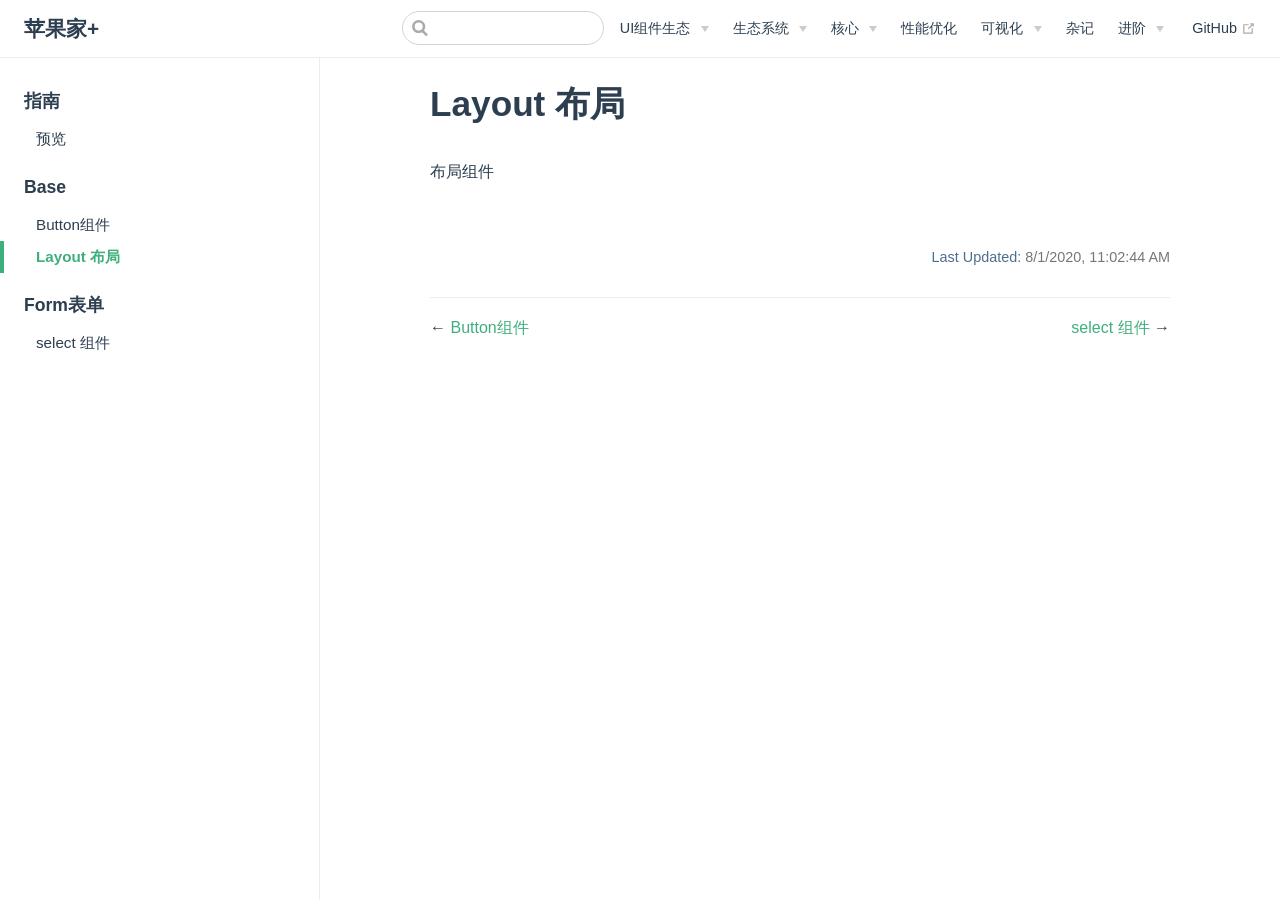
<file: components/jg/Layout.html>
<!DOCTYPE html>
<html lang="en-US">
  <head>
    <meta charset="utf-8">
    <meta name="viewport" content="width=device-width,initial-scale=1">
    <title>Layout 布局 | 苹果家+</title>
    <meta name="generator" content="VuePress 1.5.4">
    
    <meta name="description" content="汇聚百川，终成江河">
    <link rel="preload" href="/assets/css/0.styles.470a3808.css" as="style"><link rel="preload" href="/assets/js/app.de1d81cd.js" as="script"><link rel="preload" href="/assets/js/2.c2305d67.js" as="script"><link rel="preload" href="/assets/js/28.15d65c15.js" as="script"><link rel="prefetch" href="/assets/js/10.ea7cb643.js"><link rel="prefetch" href="/assets/js/11.a11503fd.js"><link rel="prefetch" href="/assets/js/12.8f4b0af7.js"><link rel="prefetch" href="/assets/js/13.68a19f50.js"><link rel="prefetch" href="/assets/js/14.0bf1eb19.js"><link rel="prefetch" href="/assets/js/15.91626234.js"><link rel="prefetch" href="/assets/js/16.2b71a137.js"><link rel="prefetch" href="/assets/js/17.3b78bd93.js"><link rel="prefetch" href="/assets/js/18.b93534bb.js"><link rel="prefetch" href="/assets/js/19.98089146.js"><link rel="prefetch" href="/assets/js/20.597cf61a.js"><link rel="prefetch" href="/assets/js/21.230ef33e.js"><link rel="prefetch" href="/assets/js/22.6012955a.js"><link rel="prefetch" href="/assets/js/23.3b9e0fd2.js"><link rel="prefetch" href="/assets/js/24.535e2208.js"><link rel="prefetch" href="/assets/js/25.9d93ae40.js"><link rel="prefetch" href="/assets/js/26.e8c62349.js"><link rel="prefetch" href="/assets/js/27.aa40645a.js"><link rel="prefetch" href="/assets/js/29.3bf54ac5.js"><link rel="prefetch" href="/assets/js/3.9ada7847.js"><link rel="prefetch" href="/assets/js/30.9f88906b.js"><link rel="prefetch" href="/assets/js/31.f78e0c14.js"><link rel="prefetch" href="/assets/js/32.405ceaf7.js"><link rel="prefetch" href="/assets/js/33.89e28487.js"><link rel="prefetch" href="/assets/js/34.6b58d7cd.js"><link rel="prefetch" href="/assets/js/35.d689a4cf.js"><link rel="prefetch" href="/assets/js/36.6259c160.js"><link rel="prefetch" href="/assets/js/37.eb3afbbe.js"><link rel="prefetch" href="/assets/js/38.4f3c72fa.js"><link rel="prefetch" href="/assets/js/39.59401d97.js"><link rel="prefetch" href="/assets/js/4.9848ea20.js"><link rel="prefetch" href="/assets/js/40.e5127ddd.js"><link rel="prefetch" href="/assets/js/41.cde46c4f.js"><link rel="prefetch" href="/assets/js/42.5a987bae.js"><link rel="prefetch" href="/assets/js/43.ce2bbfd2.js"><link rel="prefetch" href="/assets/js/44.e58cef39.js"><link rel="prefetch" href="/assets/js/45.5bdd2afc.js"><link rel="prefetch" href="/assets/js/46.cd5722fb.js"><link rel="prefetch" href="/assets/js/47.3e3d0c14.js"><link rel="prefetch" href="/assets/js/48.05bea5d4.js"><link rel="prefetch" href="/assets/js/5.e6d11cb5.js"><link rel="prefetch" href="/assets/js/6.5451d423.js"><link rel="prefetch" href="/assets/js/7.37e814f9.js"><link rel="prefetch" href="/assets/js/8.2424fb21.js"><link rel="prefetch" href="/assets/js/9.3efe92d5.js">
    <link rel="stylesheet" href="/assets/css/0.styles.470a3808.css">
  </head>
  <body>
    <div id="app" data-server-rendered="true"><div class="theme-container"><header class="navbar"><div class="sidebar-button"><svg xmlns="http://www.w3.org/2000/svg" aria-hidden="true" role="img" viewBox="0 0 448 512" class="icon"><path fill="currentColor" d="M436 124H12c-6.627 0-12-5.373-12-12V80c0-6.627 5.373-12 12-12h424c6.627 0 12 5.373 12 12v32c0 6.627-5.373 12-12 12zm0 160H12c-6.627 0-12-5.373-12-12v-32c0-6.627 5.373-12 12-12h424c6.627 0 12 5.373 12 12v32c0 6.627-5.373 12-12 12zm0 160H12c-6.627 0-12-5.373-12-12v-32c0-6.627 5.373-12 12-12h424c6.627 0 12 5.373 12 12v32c0 6.627-5.373 12-12 12z"></path></svg></div> <a href="/" class="home-link router-link-active"><!----> <span class="site-name">苹果家+</span></a> <div class="links"><div class="search-box"><input aria-label="Search" autocomplete="off" spellcheck="false" value=""> <!----></div> <nav class="nav-links can-hide"><div class="nav-item"><div class="dropdown-wrapper"><button type="button" aria-label="UI组件生态" class="dropdown-title"><span class="title">UI组件生态</span> <span class="arrow down"></span></button> <button type="button" aria-label="UI组件生态" class="mobile-dropdown-title"><span class="title">UI组件生态</span> <span class="arrow right"></span></button> <ul class="nav-dropdown" style="display:none;"><li class="dropdown-item"><!----> <a href="/components/jg/button.html" class="nav-link">
  结构组件
</a></li><li class="dropdown-item"><!----> <a href="/components/yw/note.html" class="nav-link">
  业务组件
</a></li><li class="dropdown-item"><!----> <a href="/components/lc/note.html" class="nav-link">
  流程图组件
</a></li><li class="dropdown-item"><!----> <a href="/components/button.html" class="nav-link">
  地图组件
</a></li></ul></div></div><div class="nav-item"><div class="dropdown-wrapper"><button type="button" aria-label="生态系统" class="dropdown-title"><span class="title">生态系统</span> <span class="arrow down"></span></button> <button type="button" aria-label="生态系统" class="mobile-dropdown-title"><span class="title">生态系统</span> <span class="arrow right"></span></button> <ul class="nav-dropdown" style="display:none;"><li class="dropdown-item"><h4>
          项目
        </h4> <ul class="dropdown-subitem-wrapper"><li class="dropdown-subitem"><a href="/ecology/admin/vue.html" class="nav-link">
  ping-vue(简版vue)
</a></li><li class="dropdown-subitem"><a href="/ecology/admin/vue.html" class="nav-link">
  ping-react(简版react)
</a></li><li class="dropdown-subitem"><a href="/ecology/inst.html" class="nav-link">
  ping-offical-vue(响应式)
</a></li><li class="dropdown-subitem"><a href="/ecology/inst.html" class="nav-link">
  ping-xcx
</a></li><li class="dropdown-subitem"><a href="/ecology/inst.html" class="nav-link">
  H5商城
</a></li></ul></li><li class="dropdown-item"><h4>
          资源
        </h4> <ul class="dropdown-subitem-wrapper"><li class="dropdown-subitem"><a href="/components/jg/button.html" class="nav-link">
  UI库-vue
</a></li><li class="dropdown-subitem"><a href="/ecology/dev/devtools.html" class="nav-link">
  基础资源ping-base-lib
</a></li><li class="dropdown-subitem"><a href="/ecology/cli/cli.html" class="nav-link">
  pi(核心，自动化配置)
</a></li><li class="dropdown-subitem"><a href="/ecology/cli/cli.html" class="nav-link">
  脚手架ping-cli
</a></li><li class="dropdown-subitem"><a href="/ecology/webpack.html" class="nav-link">
  打包工具ping-webpack
</a></li><li class="dropdown-subitem"><a href="/ecology/schema.html" class="nav-link">
  校验库
</a></li><li class="dropdown-subitem"><a href="/ecology/schema.html" class="nav-link">
  状态管理
</a></li><li class="dropdown-subitem"><a href="/ecology/schema.html" class="nav-link">
  路由
</a></li><li class="dropdown-subitem"><a href="/ecology/schema.html" class="nav-link">
  日期
</a></li><li class="dropdown-subitem"><a href="/ecology/schema.html" class="nav-link">
  图表
</a></li><li class="dropdown-subitem"><a href="/ecology/schema.html" class="nav-link">
  地图
</a></li><li class="dropdown-subitem"><a href="/ecology/schema.html" class="nav-link">
  关系流程图
</a></li></ul></li></ul></div></div><div class="nav-item"><div class="dropdown-wrapper"><button type="button" aria-label="核心" class="dropdown-title"><span class="title">核心</span> <span class="arrow down"></span></button> <button type="button" aria-label="核心" class="mobile-dropdown-title"><span class="title">核心</span> <span class="arrow right"></span></button> <ul class="nav-dropdown" style="display:none;"><li class="dropdown-item"><!----> <a href="/Core/Api/base.html" class="nav-link">
  基础
</a></li><li class="dropdown-item"><!----> <a href="/Core/V8/base.html" class="nav-link">
  js(v8)引擎
</a></li><li class="dropdown-item"><!----> <a href="/Core/Achieve/base.html" class="nav-link">
  原理实现
</a></li><li class="dropdown-item"><!----> <a href="/Core/Vue/base.html" class="nav-link">
  Vue概记
</a></li><li class="dropdown-item"><!----> <a href="/Core/React/base.html" class="nav-link">
  React概记
</a></li><li class="dropdown-item"><!----> <a href="/Core/MyWebpack/base.html" class="nav-link">
  webpack
</a></li></ul></div></div><div class="nav-item"><a href="/xingneng/base.html" class="nav-link">
  性能优化
</a></div><div class="nav-item"><div class="dropdown-wrapper"><button type="button" aria-label="可视化" class="dropdown-title"><span class="title">可视化</span> <span class="arrow down"></span></button> <button type="button" aria-label="可视化" class="mobile-dropdown-title"><span class="title">可视化</span> <span class="arrow right"></span></button> <ul class="nav-dropdown" style="display:none;"><li class="dropdown-item"><!----> <a href="/Cansee/three.html" class="nav-link">
  three.js
</a></li><li class="dropdown-item"><!----> <a href="/Cansee/D3.html" class="nav-link">
  D3
</a></li></ul></div></div><div class="nav-item"><a href="/zaji/js/base.html" class="nav-link">
  杂记
</a></div><div class="nav-item"><div class="dropdown-wrapper"><button type="button" aria-label="进阶" class="dropdown-title"><span class="title">进阶</span> <span class="arrow down"></span></button> <button type="button" aria-label="进阶" class="mobile-dropdown-title"><span class="title">进阶</span> <span class="arrow right"></span></button> <ul class="nav-dropdown" style="display:none;"><li class="dropdown-item"><!----> <a href="/jingjie/sjjg.html" class="nav-link">
  数据结构
</a></li><li class="dropdown-item"><!----> <a href="/jingjie/suanfa/base.html" class="nav-link">
  算法
</a></li><li class="dropdown-item"><!----> <a href="/jingjie/base.html" class="nav-link">
  node
</a></li><li class="dropdown-item"><!----> <a href="/components/jg/.html" class="nav-link">
  Linux
</a></li><li class="dropdown-item"><!----> <a href="/components/jg/.html" class="nav-link">
  python
</a></li></ul></div></div> <a href="https://github.com/wsmjz" target="_blank" rel="noopener noreferrer" class="repo-link">
    GitHub
    <svg xmlns="http://www.w3.org/2000/svg" aria-hidden="true" x="0px" y="0px" viewBox="0 0 100 100" width="15" height="15" class="icon outbound"><path fill="currentColor" d="M18.8,85.1h56l0,0c2.2,0,4-1.8,4-4v-32h-8v28h-48v-48h28v-8h-32l0,0c-2.2,0-4,1.8-4,4v56C14.8,83.3,16.6,85.1,18.8,85.1z"></path> <polygon fill="currentColor" points="45.7,48.7 51.3,54.3 77.2,28.5 77.2,37.2 85.2,37.2 85.2,14.9 62.8,14.9 62.8,22.9 71.5,22.9"></polygon></svg></a></nav></div></header> <div class="sidebar-mask"></div> <aside class="sidebar"><nav class="nav-links"><div class="nav-item"><div class="dropdown-wrapper"><button type="button" aria-label="UI组件生态" class="dropdown-title"><span class="title">UI组件生态</span> <span class="arrow down"></span></button> <button type="button" aria-label="UI组件生态" class="mobile-dropdown-title"><span class="title">UI组件生态</span> <span class="arrow right"></span></button> <ul class="nav-dropdown" style="display:none;"><li class="dropdown-item"><!----> <a href="/components/jg/button.html" class="nav-link">
  结构组件
</a></li><li class="dropdown-item"><!----> <a href="/components/yw/note.html" class="nav-link">
  业务组件
</a></li><li class="dropdown-item"><!----> <a href="/components/lc/note.html" class="nav-link">
  流程图组件
</a></li><li class="dropdown-item"><!----> <a href="/components/button.html" class="nav-link">
  地图组件
</a></li></ul></div></div><div class="nav-item"><div class="dropdown-wrapper"><button type="button" aria-label="生态系统" class="dropdown-title"><span class="title">生态系统</span> <span class="arrow down"></span></button> <button type="button" aria-label="生态系统" class="mobile-dropdown-title"><span class="title">生态系统</span> <span class="arrow right"></span></button> <ul class="nav-dropdown" style="display:none;"><li class="dropdown-item"><h4>
          项目
        </h4> <ul class="dropdown-subitem-wrapper"><li class="dropdown-subitem"><a href="/ecology/admin/vue.html" class="nav-link">
  ping-vue(简版vue)
</a></li><li class="dropdown-subitem"><a href="/ecology/admin/vue.html" class="nav-link">
  ping-react(简版react)
</a></li><li class="dropdown-subitem"><a href="/ecology/inst.html" class="nav-link">
  ping-offical-vue(响应式)
</a></li><li class="dropdown-subitem"><a href="/ecology/inst.html" class="nav-link">
  ping-xcx
</a></li><li class="dropdown-subitem"><a href="/ecology/inst.html" class="nav-link">
  H5商城
</a></li></ul></li><li class="dropdown-item"><h4>
          资源
        </h4> <ul class="dropdown-subitem-wrapper"><li class="dropdown-subitem"><a href="/components/jg/button.html" class="nav-link">
  UI库-vue
</a></li><li class="dropdown-subitem"><a href="/ecology/dev/devtools.html" class="nav-link">
  基础资源ping-base-lib
</a></li><li class="dropdown-subitem"><a href="/ecology/cli/cli.html" class="nav-link">
  pi(核心，自动化配置)
</a></li><li class="dropdown-subitem"><a href="/ecology/cli/cli.html" class="nav-link">
  脚手架ping-cli
</a></li><li class="dropdown-subitem"><a href="/ecology/webpack.html" class="nav-link">
  打包工具ping-webpack
</a></li><li class="dropdown-subitem"><a href="/ecology/schema.html" class="nav-link">
  校验库
</a></li><li class="dropdown-subitem"><a href="/ecology/schema.html" class="nav-link">
  状态管理
</a></li><li class="dropdown-subitem"><a href="/ecology/schema.html" class="nav-link">
  路由
</a></li><li class="dropdown-subitem"><a href="/ecology/schema.html" class="nav-link">
  日期
</a></li><li class="dropdown-subitem"><a href="/ecology/schema.html" class="nav-link">
  图表
</a></li><li class="dropdown-subitem"><a href="/ecology/schema.html" class="nav-link">
  地图
</a></li><li class="dropdown-subitem"><a href="/ecology/schema.html" class="nav-link">
  关系流程图
</a></li></ul></li></ul></div></div><div class="nav-item"><div class="dropdown-wrapper"><button type="button" aria-label="核心" class="dropdown-title"><span class="title">核心</span> <span class="arrow down"></span></button> <button type="button" aria-label="核心" class="mobile-dropdown-title"><span class="title">核心</span> <span class="arrow right"></span></button> <ul class="nav-dropdown" style="display:none;"><li class="dropdown-item"><!----> <a href="/Core/Api/base.html" class="nav-link">
  基础
</a></li><li class="dropdown-item"><!----> <a href="/Core/V8/base.html" class="nav-link">
  js(v8)引擎
</a></li><li class="dropdown-item"><!----> <a href="/Core/Achieve/base.html" class="nav-link">
  原理实现
</a></li><li class="dropdown-item"><!----> <a href="/Core/Vue/base.html" class="nav-link">
  Vue概记
</a></li><li class="dropdown-item"><!----> <a href="/Core/React/base.html" class="nav-link">
  React概记
</a></li><li class="dropdown-item"><!----> <a href="/Core/MyWebpack/base.html" class="nav-link">
  webpack
</a></li></ul></div></div><div class="nav-item"><a href="/xingneng/base.html" class="nav-link">
  性能优化
</a></div><div class="nav-item"><div class="dropdown-wrapper"><button type="button" aria-label="可视化" class="dropdown-title"><span class="title">可视化</span> <span class="arrow down"></span></button> <button type="button" aria-label="可视化" class="mobile-dropdown-title"><span class="title">可视化</span> <span class="arrow right"></span></button> <ul class="nav-dropdown" style="display:none;"><li class="dropdown-item"><!----> <a href="/Cansee/three.html" class="nav-link">
  three.js
</a></li><li class="dropdown-item"><!----> <a href="/Cansee/D3.html" class="nav-link">
  D3
</a></li></ul></div></div><div class="nav-item"><a href="/zaji/js/base.html" class="nav-link">
  杂记
</a></div><div class="nav-item"><div class="dropdown-wrapper"><button type="button" aria-label="进阶" class="dropdown-title"><span class="title">进阶</span> <span class="arrow down"></span></button> <button type="button" aria-label="进阶" class="mobile-dropdown-title"><span class="title">进阶</span> <span class="arrow right"></span></button> <ul class="nav-dropdown" style="display:none;"><li class="dropdown-item"><!----> <a href="/jingjie/sjjg.html" class="nav-link">
  数据结构
</a></li><li class="dropdown-item"><!----> <a href="/jingjie/suanfa/base.html" class="nav-link">
  算法
</a></li><li class="dropdown-item"><!----> <a href="/jingjie/base.html" class="nav-link">
  node
</a></li><li class="dropdown-item"><!----> <a href="/components/jg/.html" class="nav-link">
  Linux
</a></li><li class="dropdown-item"><!----> <a href="/components/jg/.html" class="nav-link">
  python
</a></li></ul></div></div> <a href="https://github.com/wsmjz" target="_blank" rel="noopener noreferrer" class="repo-link">
    GitHub
    <svg xmlns="http://www.w3.org/2000/svg" aria-hidden="true" x="0px" y="0px" viewBox="0 0 100 100" width="15" height="15" class="icon outbound"><path fill="currentColor" d="M18.8,85.1h56l0,0c2.2,0,4-1.8,4-4v-32h-8v28h-48v-48h28v-8h-32l0,0c-2.2,0-4,1.8-4,4v56C14.8,83.3,16.6,85.1,18.8,85.1z"></path> <polygon fill="currentColor" points="45.7,48.7 51.3,54.3 77.2,28.5 77.2,37.2 85.2,37.2 85.2,14.9 62.8,14.9 62.8,22.9 71.5,22.9"></polygon></svg></a></nav>  <ul class="sidebar-links"><li><section class="sidebar-group depth-0"><p class="sidebar-heading"><span>指南</span> <!----></p> <ul class="sidebar-links sidebar-group-items"><li><a href="/components/jg/zhinan.html" class="sidebar-link">预览</a></li></ul></section></li><li><section class="sidebar-group depth-0"><p class="sidebar-heading open"><span>Base</span> <!----></p> <ul class="sidebar-links sidebar-group-items"><li><a href="/components/jg/button.html" class="sidebar-link">Button组件</a></li><li><a href="/components/jg/Layout.html" aria-current="page" class="active sidebar-link">Layout 布局</a></li></ul></section></li><li><section class="sidebar-group depth-0"><p class="sidebar-heading"><span>Form表单</span> <!----></p> <ul class="sidebar-links sidebar-group-items"><li><a href="/components/jg/select.html" class="sidebar-link">select 组件</a></li></ul></section></li></ul> </aside> <main class="page"> <div class="theme-default-content content__default"><h1 id="layout-布局"><a href="#layout-布局" class="header-anchor">#</a> Layout 布局</h1> <p>布局组件</p></div> <footer class="page-edit"><!----> <div class="last-updated"><span class="prefix">Last Updated:</span> <span class="time">8/1/2020, 11:02:44 AM</span></div></footer> <div class="page-nav"><p class="inner"><span class="prev">
      ←
      <a href="/components/jg/button.html" class="prev">
        Button组件
      </a></span> <span class="next"><a href="/components/jg/select.html">
        select 组件
      </a>
      →
    </span></p></div> </main></div><div class="global-ui"></div></div>
    <script src="/assets/js/app.de1d81cd.js" defer></script><script src="/assets/js/2.c2305d67.js" defer></script><script src="/assets/js/28.15d65c15.js" defer></script>
  </body>
</html>
</file>
<file: assets/css/0.styles.470a3808.css>
.el-pagination--small .arrow.disabled,.el-table--hidden,.el-table .hidden-columns,.el-table td.is-hidden>*,.el-table th.is-hidden>*{visibility:hidden}.el-input__suffix,.el-tree.is-dragging .el-tree-node__content *{pointer-events:none}.el-dropdown .el-dropdown-selfdefine:focus:active,.el-dropdown .el-dropdown-selfdefine:focus:not(.focusing),.el-message__closeBtn:focus,.el-message__content:focus,.el-popover:focus,.el-popover:focus:active,.el-popover__reference:focus:hover,.el-popover__reference:focus:not(.focusing),.el-rate:active,.el-rate:focus,.el-tooltip:focus:hover,.el-tooltip:focus:not(.focusing),.el-upload-list__item.is-success:active,.el-upload-list__item.is-success:not(.focusing):focus{outline-width:0}@font-face{font-family:element-icons;src:url(/assets/fonts/element-icons.535877f5.woff) format("woff"),url(/assets/fonts/element-icons.732389de.ttf) format("truetype");font-weight:400;font-display:"auto";font-style:normal}[class*=" el-icon-"],[class^=el-icon-]{font-family:element-icons!important;speak:none;font-style:normal;font-weight:400;font-variant:normal;text-transform:none;line-height:1;vertical-align:baseline;display:inline-block;-webkit-font-smoothing:antialiased;-moz-osx-font-smoothing:grayscale}.el-icon-ice-cream-round:before{content:"\e6a0"}.el-icon-ice-cream-square:before{content:"\e6a3"}.el-icon-lollipop:before{content:"\e6a4"}.el-icon-potato-strips:before{content:"\e6a5"}.el-icon-milk-tea:before{content:"\e6a6"}.el-icon-ice-drink:before{content:"\e6a7"}.el-icon-ice-tea:before{content:"\e6a9"}.el-icon-coffee:before{content:"\e6aa"}.el-icon-orange:before{content:"\e6ab"}.el-icon-pear:before{content:"\e6ac"}.el-icon-apple:before{content:"\e6ad"}.el-icon-cherry:before{content:"\e6ae"}.el-icon-watermelon:before{content:"\e6af"}.el-icon-grape:before{content:"\e6b0"}.el-icon-refrigerator:before{content:"\e6b1"}.el-icon-goblet-square-full:before{content:"\e6b2"}.el-icon-goblet-square:before{content:"\e6b3"}.el-icon-goblet-full:before{content:"\e6b4"}.el-icon-goblet:before{content:"\e6b5"}.el-icon-cold-drink:before{content:"\e6b6"}.el-icon-coffee-cup:before{content:"\e6b8"}.el-icon-water-cup:before{content:"\e6b9"}.el-icon-hot-water:before{content:"\e6ba"}.el-icon-ice-cream:before{content:"\e6bb"}.el-icon-dessert:before{content:"\e6bc"}.el-icon-sugar:before{content:"\e6bd"}.el-icon-tableware:before{content:"\e6be"}.el-icon-burger:before{content:"\e6bf"}.el-icon-knife-fork:before{content:"\e6c1"}.el-icon-fork-spoon:before{content:"\e6c2"}.el-icon-chicken:before{content:"\e6c3"}.el-icon-food:before{content:"\e6c4"}.el-icon-dish-1:before{content:"\e6c5"}.el-icon-dish:before{content:"\e6c6"}.el-icon-moon-night:before{content:"\e6ee"}.el-icon-moon:before{content:"\e6f0"}.el-icon-cloudy-and-sunny:before{content:"\e6f1"}.el-icon-partly-cloudy:before{content:"\e6f2"}.el-icon-cloudy:before{content:"\e6f3"}.el-icon-sunny:before{content:"\e6f6"}.el-icon-sunset:before{content:"\e6f7"}.el-icon-sunrise-1:before{content:"\e6f8"}.el-icon-sunrise:before{content:"\e6f9"}.el-icon-heavy-rain:before{content:"\e6fa"}.el-icon-lightning:before{content:"\e6fb"}.el-icon-light-rain:before{content:"\e6fc"}.el-icon-wind-power:before{content:"\e6fd"}.el-icon-baseball:before{content:"\e712"}.el-icon-soccer:before{content:"\e713"}.el-icon-football:before{content:"\e715"}.el-icon-basketball:before{content:"\e716"}.el-icon-ship:before{content:"\e73f"}.el-icon-truck:before{content:"\e740"}.el-icon-bicycle:before{content:"\e741"}.el-icon-mobile-phone:before{content:"\e6d3"}.el-icon-service:before{content:"\e6d4"}.el-icon-key:before{content:"\e6e2"}.el-icon-unlock:before{content:"\e6e4"}.el-icon-lock:before{content:"\e6e5"}.el-icon-watch:before{content:"\e6fe"}.el-icon-watch-1:before{content:"\e6ff"}.el-icon-timer:before{content:"\e702"}.el-icon-alarm-clock:before{content:"\e703"}.el-icon-map-location:before{content:"\e704"}.el-icon-delete-location:before{content:"\e705"}.el-icon-add-location:before{content:"\e706"}.el-icon-location-information:before{content:"\e707"}.el-icon-location-outline:before{content:"\e708"}.el-icon-location:before{content:"\e79e"}.el-icon-place:before{content:"\e709"}.el-icon-discover:before{content:"\e70a"}.el-icon-first-aid-kit:before{content:"\e70b"}.el-icon-trophy-1:before{content:"\e70c"}.el-icon-trophy:before{content:"\e70d"}.el-icon-medal:before{content:"\e70e"}.el-icon-medal-1:before{content:"\e70f"}.el-icon-stopwatch:before{content:"\e710"}.el-icon-mic:before{content:"\e711"}.el-icon-copy-document:before{content:"\e718"}.el-icon-full-screen:before{content:"\e719"}.el-icon-switch-button:before{content:"\e71b"}.el-icon-aim:before{content:"\e71c"}.el-icon-crop:before{content:"\e71d"}.el-icon-odometer:before{content:"\e71e"}.el-icon-time:before{content:"\e71f"}.el-icon-bangzhu:before{content:"\e724"}.el-icon-close-notification:before{content:"\e726"}.el-icon-microphone:before{content:"\e727"}.el-icon-turn-off-microphone:before{content:"\e728"}.el-icon-position:before{content:"\e729"}.el-icon-postcard:before{content:"\e72a"}.el-icon-message:before{content:"\e72b"}.el-icon-chat-line-square:before{content:"\e72d"}.el-icon-chat-dot-square:before{content:"\e72e"}.el-icon-chat-dot-round:before{content:"\e72f"}.el-icon-chat-square:before{content:"\e730"}.el-icon-chat-line-round:before{content:"\e731"}.el-icon-chat-round:before{content:"\e732"}.el-icon-set-up:before{content:"\e733"}.el-icon-turn-off:before{content:"\e734"}.el-icon-open:before{content:"\e735"}.el-icon-connection:before{content:"\e736"}.el-icon-link:before{content:"\e737"}.el-icon-cpu:before{content:"\e738"}.el-icon-thumb:before{content:"\e739"}.el-icon-female:before{content:"\e73a"}.el-icon-male:before{content:"\e73b"}.el-icon-guide:before{content:"\e73c"}.el-icon-news:before{content:"\e73e"}.el-icon-price-tag:before{content:"\e744"}.el-icon-discount:before{content:"\e745"}.el-icon-wallet:before{content:"\e747"}.el-icon-coin:before{content:"\e748"}.el-icon-money:before{content:"\e749"}.el-icon-bank-card:before{content:"\e74a"}.el-icon-box:before{content:"\e74b"}.el-icon-present:before{content:"\e74c"}.el-icon-sell:before{content:"\e6d5"}.el-icon-sold-out:before{content:"\e6d6"}.el-icon-shopping-bag-2:before{content:"\e74d"}.el-icon-shopping-bag-1:before{content:"\e74e"}.el-icon-shopping-cart-2:before{content:"\e74f"}.el-icon-shopping-cart-1:before{content:"\e750"}.el-icon-shopping-cart-full:before{content:"\e751"}.el-icon-smoking:before{content:"\e752"}.el-icon-no-smoking:before{content:"\e753"}.el-icon-house:before{content:"\e754"}.el-icon-table-lamp:before{content:"\e755"}.el-icon-school:before{content:"\e756"}.el-icon-office-building:before{content:"\e757"}.el-icon-toilet-paper:before{content:"\e758"}.el-icon-notebook-2:before{content:"\e759"}.el-icon-notebook-1:before{content:"\e75a"}.el-icon-files:before{content:"\e75b"}.el-icon-collection:before{content:"\e75c"}.el-icon-receiving:before{content:"\e75d"}.el-icon-suitcase-1:before{content:"\e760"}.el-icon-suitcase:before{content:"\e761"}.el-icon-film:before{content:"\e763"}.el-icon-collection-tag:before{content:"\e765"}.el-icon-data-analysis:before{content:"\e766"}.el-icon-pie-chart:before{content:"\e767"}.el-icon-data-board:before{content:"\e768"}.el-icon-data-line:before{content:"\e76d"}.el-icon-reading:before{content:"\e769"}.el-icon-magic-stick:before{content:"\e76a"}.el-icon-coordinate:before{content:"\e76b"}.el-icon-mouse:before{content:"\e76c"}.el-icon-brush:before{content:"\e76e"}.el-icon-headset:before{content:"\e76f"}.el-icon-umbrella:before{content:"\e770"}.el-icon-scissors:before{content:"\e771"}.el-icon-mobile:before{content:"\e773"}.el-icon-attract:before{content:"\e774"}.el-icon-monitor:before{content:"\e775"}.el-icon-search:before{content:"\e778"}.el-icon-takeaway-box:before{content:"\e77a"}.el-icon-paperclip:before{content:"\e77d"}.el-icon-printer:before{content:"\e77e"}.el-icon-document-add:before{content:"\e782"}.el-icon-document:before{content:"\e785"}.el-icon-document-checked:before{content:"\e786"}.el-icon-document-copy:before{content:"\e787"}.el-icon-document-delete:before{content:"\e788"}.el-icon-document-remove:before{content:"\e789"}.el-icon-tickets:before{content:"\e78b"}.el-icon-folder-checked:before{content:"\e77f"}.el-icon-folder-delete:before{content:"\e780"}.el-icon-folder-remove:before{content:"\e781"}.el-icon-folder-add:before{content:"\e783"}.el-icon-folder-opened:before{content:"\e784"}.el-icon-folder:before{content:"\e78a"}.el-icon-edit-outline:before{content:"\e764"}.el-icon-edit:before{content:"\e78c"}.el-icon-date:before{content:"\e78e"}.el-icon-c-scale-to-original:before{content:"\e7c6"}.el-icon-view:before{content:"\e6ce"}.el-icon-loading:before{content:"\e6cf"}.el-icon-rank:before{content:"\e6d1"}.el-icon-sort-down:before{content:"\e7c4"}.el-icon-sort-up:before{content:"\e7c5"}.el-icon-sort:before{content:"\e6d2"}.el-icon-finished:before{content:"\e6cd"}.el-icon-refresh-left:before{content:"\e6c7"}.el-icon-refresh-right:before{content:"\e6c8"}.el-icon-refresh:before{content:"\e6d0"}.el-icon-video-play:before{content:"\e7c0"}.el-icon-video-pause:before{content:"\e7c1"}.el-icon-d-arrow-right:before{content:"\e6dc"}.el-icon-d-arrow-left:before{content:"\e6dd"}.el-icon-arrow-up:before{content:"\e6e1"}.el-icon-arrow-down:before{content:"\e6df"}.el-icon-arrow-right:before{content:"\e6e0"}.el-icon-arrow-left:before{content:"\e6de"}.el-icon-top-right:before{content:"\e6e7"}.el-icon-top-left:before{content:"\e6e8"}.el-icon-top:before{content:"\e6e6"}.el-icon-bottom:before{content:"\e6eb"}.el-icon-right:before{content:"\e6e9"}.el-icon-back:before{content:"\e6ea"}.el-icon-bottom-right:before{content:"\e6ec"}.el-icon-bottom-left:before{content:"\e6ed"}.el-icon-caret-top:before{content:"\e78f"}.el-icon-caret-bottom:before{content:"\e790"}.el-icon-caret-right:before{content:"\e791"}.el-icon-caret-left:before{content:"\e792"}.el-icon-d-caret:before{content:"\e79a"}.el-icon-share:before{content:"\e793"}.el-icon-menu:before{content:"\e798"}.el-icon-s-grid:before{content:"\e7a6"}.el-icon-s-check:before{content:"\e7a7"}.el-icon-s-data:before{content:"\e7a8"}.el-icon-s-opportunity:before{content:"\e7aa"}.el-icon-s-custom:before{content:"\e7ab"}.el-icon-s-claim:before{content:"\e7ad"}.el-icon-s-finance:before{content:"\e7ae"}.el-icon-s-comment:before{content:"\e7af"}.el-icon-s-flag:before{content:"\e7b0"}.el-icon-s-marketing:before{content:"\e7b1"}.el-icon-s-shop:before{content:"\e7b4"}.el-icon-s-open:before{content:"\e7b5"}.el-icon-s-management:before{content:"\e7b6"}.el-icon-s-ticket:before{content:"\e7b7"}.el-icon-s-release:before{content:"\e7b8"}.el-icon-s-home:before{content:"\e7b9"}.el-icon-s-promotion:before{content:"\e7ba"}.el-icon-s-operation:before{content:"\e7bb"}.el-icon-s-unfold:before{content:"\e7bc"}.el-icon-s-fold:before{content:"\e7a9"}.el-icon-s-platform:before{content:"\e7bd"}.el-icon-s-order:before{content:"\e7be"}.el-icon-s-cooperation:before{content:"\e7bf"}.el-icon-bell:before{content:"\e725"}.el-icon-message-solid:before{content:"\e799"}.el-icon-video-camera:before{content:"\e772"}.el-icon-video-camera-solid:before{content:"\e796"}.el-icon-camera:before{content:"\e779"}.el-icon-camera-solid:before{content:"\e79b"}.el-icon-download:before{content:"\e77c"}.el-icon-upload2:before{content:"\e77b"}.el-icon-upload:before{content:"\e7c3"}.el-icon-picture-outline-round:before{content:"\e75f"}.el-icon-picture-outline:before{content:"\e75e"}.el-icon-picture:before{content:"\e79f"}.el-icon-close:before{content:"\e6db"}.el-icon-check:before{content:"\e6da"}.el-icon-plus:before{content:"\e6d9"}.el-icon-minus:before{content:"\e6d8"}.el-icon-help:before{content:"\e73d"}.el-icon-s-help:before{content:"\e7b3"}.el-icon-circle-close:before{content:"\e78d"}.el-icon-circle-check:before{content:"\e720"}.el-icon-circle-plus-outline:before{content:"\e723"}.el-icon-remove-outline:before{content:"\e722"}.el-icon-zoom-out:before{content:"\e776"}.el-icon-zoom-in:before{content:"\e777"}.el-icon-error:before{content:"\e79d"}.el-icon-success:before{content:"\e79c"}.el-icon-circle-plus:before{content:"\e7a0"}.el-icon-remove:before{content:"\e7a2"}.el-icon-info:before{content:"\e7a1"}.el-icon-question:before{content:"\e7a4"}.el-icon-warning-outline:before{content:"\e6c9"}.el-icon-warning:before{content:"\e7a3"}.el-icon-goods:before{content:"\e7c2"}.el-icon-s-goods:before{content:"\e7b2"}.el-icon-star-off:before{content:"\e717"}.el-icon-star-on:before{content:"\e797"}.el-icon-more-outline:before{content:"\e6cc"}.el-icon-more:before{content:"\e794"}.el-icon-phone-outline:before{content:"\e6cb"}.el-icon-phone:before{content:"\e795"}.el-icon-user:before{content:"\e6e3"}.el-icon-user-solid:before{content:"\e7a5"}.el-icon-setting:before{content:"\e6ca"}.el-icon-s-tools:before{content:"\e7ac"}.el-icon-delete:before{content:"\e6d7"}.el-icon-delete-solid:before{content:"\e7c9"}.el-icon-eleme:before{content:"\e7c7"}.el-icon-platform-eleme:before{content:"\e7ca"}.el-icon-loading{-webkit-animation:rotating 2s linear infinite;animation:rotating 2s linear infinite}.el-icon--right{margin-left:5px}.el-icon--left{margin-right:5px}@-webkit-keyframes rotating{0%{transform:rotate(0)}to{transform:rotate(1turn)}}@keyframes rotating{0%{transform:rotate(0)}to{transform:rotate(1turn)}}.el-pagination{white-space:nowrap;padding:2px 5px;color:#303133;font-weight:700}.el-pagination:after,.el-pagination:before{display:table;content:""}.el-pagination:after{clear:both}.el-pagination button,.el-pagination span:not([class*=suffix]){display:inline-block;font-size:13px;min-width:35.5px;height:28px;line-height:28px;vertical-align:top;box-sizing:border-box}.el-pagination .el-input__inner{text-align:center;-moz-appearance:textfield;line-height:normal}.el-pagination .el-input__suffix{right:0;transform:scale(.8)}.el-pagination .el-select .el-input{width:100px;margin:0 5px}.el-pagination .el-select .el-input .el-input__inner{padding-right:25px;border-radius:3px}.el-pagination button{border:none;padding:0 6px;background:0 0}.el-pagination button:focus{outline:0}.el-pagination button:hover{color:#409eff}.el-pagination button:disabled{color:#c0c4cc;background-color:#fff;cursor:not-allowed}.el-pagination .btn-next,.el-pagination .btn-prev{background:50% no-repeat #fff;background-size:16px;cursor:pointer;margin:0;color:#303133}.el-pagination .btn-next .el-icon,.el-pagination .btn-prev .el-icon{display:block;font-size:12px;font-weight:700}.el-pagination .btn-prev{padding-right:12px}.el-pagination .btn-next{padding-left:12px}.el-pagination .el-pager li.disabled{color:#c0c4cc;cursor:not-allowed}.el-pager li,.el-pager li.btn-quicknext:hover,.el-pager li.btn-quickprev:hover{cursor:pointer}.el-pagination--small .btn-next,.el-pagination--small .btn-prev,.el-pagination--small .el-pager li,.el-pagination--small .el-pager li.btn-quicknext,.el-pagination--small .el-pager li.btn-quickprev,.el-pagination--small .el-pager li:last-child{border-color:transparent;font-size:12px;line-height:22px;height:22px;min-width:22px}.el-pagination--small .more:before,.el-pagination--small li.more:before{line-height:24px}.el-pagination--small button,.el-pagination--small span:not([class*=suffix]){height:22px;line-height:22px}.el-pagination--small .el-pagination__editor,.el-pagination--small .el-pagination__editor.el-input .el-input__inner{height:22px}.el-pagination__sizes{margin:0 10px 0 0;font-weight:400;color:#606266}.el-pagination__sizes .el-input .el-input__inner{font-size:13px;padding-left:8px}.el-pagination__sizes .el-input .el-input__inner:hover{border-color:#409eff}.el-pagination__total{margin-right:10px;font-weight:400;color:#606266}.el-pagination__jump{margin-left:24px;font-weight:400;color:#606266}.el-pagination__jump .el-input__inner{padding:0 3px}.el-pagination__rightwrapper{float:right}.el-pagination__editor{line-height:18px;padding:0 2px;height:28px;text-align:center;margin:0 2px;box-sizing:border-box;border-radius:3px}.el-pager,.el-pagination.is-background .btn-next,.el-pagination.is-background .btn-prev{padding:0}.el-pagination__editor.el-input{width:50px}.el-pagination__editor.el-input .el-input__inner{height:28px}.el-pagination__editor .el-input__inner::-webkit-inner-spin-button,.el-pagination__editor .el-input__inner::-webkit-outer-spin-button{-webkit-appearance:none;margin:0}.el-pagination.is-background .btn-next,.el-pagination.is-background .btn-prev,.el-pagination.is-background .el-pager li{margin:0 5px;background-color:#f4f4f5;color:#606266;min-width:30px;border-radius:2px}.el-pagination.is-background .btn-next.disabled,.el-pagination.is-background .btn-next:disabled,.el-pagination.is-background .btn-prev.disabled,.el-pagination.is-background .btn-prev:disabled,.el-pagination.is-background .el-pager li.disabled{color:#c0c4cc}.el-pagination.is-background .el-pager li:not(.disabled):hover{color:#409eff}.el-pagination.is-background .el-pager li:not(.disabled).active{background-color:#409eff;color:#fff}.el-dialog,.el-pager li{background:#fff;-webkit-box-sizing:border-box}.el-pagination.is-background.el-pagination--small .btn-next,.el-pagination.is-background.el-pagination--small .btn-prev,.el-pagination.is-background.el-pagination--small .el-pager li{margin:0 3px;min-width:22px}.el-pager,.el-pager li{vertical-align:top;margin:0;display:inline-block}.el-pager{-ms-user-select:none;user-select:none;list-style:none;font-size:0}.el-date-table,.el-pager,.el-table th{-webkit-user-select:none;-moz-user-select:none}.el-pager .more:before{line-height:30px}.el-pager li{padding:0 4px;font-size:13px;min-width:35.5px;height:28px;line-height:28px;box-sizing:border-box;text-align:center}.el-menu--collapse .el-menu .el-submenu,.el-menu--popup{min-width:200px}.el-pager li.btn-quicknext,.el-pager li.btn-quickprev{line-height:28px;color:#303133}.el-pager li.btn-quicknext.disabled,.el-pager li.btn-quickprev.disabled{color:#c0c4cc}.el-pager li.active+li{border-left:0}.el-pager li:hover{color:#409eff}.el-pager li.active{color:#409eff;cursor:default}@-webkit-keyframes v-modal-in{0%{opacity:0}}@-webkit-keyframes v-modal-out{to{opacity:0}}.el-dialog{position:relative;margin:0 auto 50px;border-radius:2px;box-shadow:0 1px 3px rgba(0,0,0,.3);box-sizing:border-box;width:50%}.el-dialog.is-fullscreen{width:100%;margin-top:0;margin-bottom:0;height:100%;overflow:auto}.el-dialog__wrapper{position:fixed;top:0;right:0;bottom:0;left:0;overflow:auto;margin:0}.el-dialog__header{padding:20px 20px 10px}.el-dialog__headerbtn{position:absolute;top:20px;right:20px;padding:0;background:0 0;border:none;outline:0;cursor:pointer;font-size:16px}.el-dialog__headerbtn .el-dialog__close{color:#909399}.el-dialog__headerbtn:focus .el-dialog__close,.el-dialog__headerbtn:hover .el-dialog__close{color:#409eff}.el-dialog__title{line-height:24px;font-size:18px;color:#303133}.el-dialog__body{padding:30px 20px;color:#606266;font-size:14px;word-break:break-all}.el-dialog__footer{padding:10px 20px 20px;text-align:right;box-sizing:border-box}.el-dialog--center{text-align:center}.el-dialog--center .el-dialog__body{text-align:initial;padding:25px 25px 30px}.el-dialog--center .el-dialog__footer{text-align:inherit}.dialog-fade-enter-active{-webkit-animation:dialog-fade-in .3s;animation:dialog-fade-in .3s}.dialog-fade-leave-active{-webkit-animation:dialog-fade-out .3s;animation:dialog-fade-out .3s}@-webkit-keyframes dialog-fade-in{0%{transform:translate3d(0,-20px,0);opacity:0}to{transform:translateZ(0);opacity:1}}@keyframes dialog-fade-in{0%{transform:translate3d(0,-20px,0);opacity:0}to{transform:translateZ(0);opacity:1}}@-webkit-keyframes dialog-fade-out{0%{transform:translateZ(0);opacity:1}to{transform:translate3d(0,-20px,0);opacity:0}}@keyframes dialog-fade-out{0%{transform:translateZ(0);opacity:1}to{transform:translate3d(0,-20px,0);opacity:0}}.el-autocomplete{position:relative;display:inline-block}.el-autocomplete-suggestion{margin:5px 0;box-shadow:0 2px 12px 0 rgba(0,0,0,.1);border-radius:4px;border:1px solid #e4e7ed;box-sizing:border-box;background-color:#fff}.el-dropdown-menu,.el-menu--collapse .el-submenu .el-menu{z-index:10;-webkit-box-shadow:0 2px 12px 0 rgba(0,0,0,.1)}.el-autocomplete-suggestion__wrap{max-height:280px;padding:10px 0;box-sizing:border-box}.el-autocomplete-suggestion__list{margin:0;padding:0}.el-autocomplete-suggestion li{padding:0 20px;margin:0;line-height:34px;cursor:pointer;color:#606266;font-size:14px;list-style:none;white-space:nowrap;overflow:hidden;text-overflow:ellipsis}.el-autocomplete-suggestion li.highlighted,.el-autocomplete-suggestion li:hover{background-color:#f5f7fa}.el-autocomplete-suggestion li.divider{margin-top:6px;border-top:1px solid #000}.el-autocomplete-suggestion li.divider:last-child{margin-bottom:-6px}.el-autocomplete-suggestion.is-loading li{text-align:center;height:100px;line-height:100px;font-size:20px;color:#999}.el-autocomplete-suggestion.is-loading li:after{display:inline-block;content:"";height:100%;vertical-align:middle}.el-autocomplete-suggestion.is-loading li:hover{background-color:#fff}.el-autocomplete-suggestion.is-loading .el-icon-loading{vertical-align:middle}.el-dropdown{display:inline-block;position:relative;color:#606266;font-size:14px}.el-dropdown .el-button-group{display:block}.el-dropdown .el-button-group .el-button{float:none}.el-dropdown .el-dropdown__caret-button{padding-left:5px;padding-right:5px;position:relative;border-left:none}.el-dropdown .el-dropdown__caret-button:before{content:"";position:absolute;display:block;width:1px;top:5px;bottom:5px;left:0;background:hsla(0,0%,100%,.5)}.el-dropdown .el-dropdown__caret-button.el-button--default:before{background:rgba(220,223,230,.5)}.el-dropdown .el-dropdown__caret-button:hover:before{top:0;bottom:0}.el-dropdown .el-dropdown__caret-button .el-dropdown__icon{padding-left:0}.el-dropdown__icon{font-size:12px;margin:0 3px}.el-dropdown-menu{position:absolute;top:0;left:0;padding:10px 0;margin:5px 0;background-color:#fff;border:1px solid #ebeef5;border-radius:4px;box-shadow:0 2px 12px 0 rgba(0,0,0,.1)}.el-dropdown-menu__item{list-style:none;line-height:36px;padding:0 20px;margin:0;font-size:14px;color:#606266;cursor:pointer;outline:0}.el-dropdown-menu__item:focus,.el-dropdown-menu__item:not(.is-disabled):hover{background-color:#ecf5ff;color:#66b1ff}.el-dropdown-menu__item i{margin-right:5px}.el-dropdown-menu__item--divided{position:relative;margin-top:6px;border-top:1px solid #ebeef5}.el-dropdown-menu__item--divided:before{content:"";height:6px;display:block;margin:0 -20px;background-color:#fff}.el-dropdown-menu__item.is-disabled{cursor:default;color:#bbb;pointer-events:none}.el-dropdown-menu--medium{padding:6px 0}.el-dropdown-menu--medium .el-dropdown-menu__item{line-height:30px;padding:0 17px;font-size:14px}.el-dropdown-menu--medium .el-dropdown-menu__item.el-dropdown-menu__item--divided{margin-top:6px}.el-dropdown-menu--medium .el-dropdown-menu__item.el-dropdown-menu__item--divided:before{height:6px;margin:0 -17px}.el-dropdown-menu--small{padding:6px 0}.el-dropdown-menu--small .el-dropdown-menu__item{line-height:27px;padding:0 15px;font-size:13px}.el-dropdown-menu--small .el-dropdown-menu__item.el-dropdown-menu__item--divided{margin-top:4px}.el-dropdown-menu--small .el-dropdown-menu__item.el-dropdown-menu__item--divided:before{height:4px;margin:0 -15px}.el-dropdown-menu--mini{padding:3px 0}.el-dropdown-menu--mini .el-dropdown-menu__item{line-height:24px;padding:0 10px;font-size:12px}.el-dropdown-menu--mini .el-dropdown-menu__item.el-dropdown-menu__item--divided{margin-top:3px}.el-dropdown-menu--mini .el-dropdown-menu__item.el-dropdown-menu__item--divided:before{height:3px;margin:0 -10px}.el-menu{border-right:1px solid #e6e6e6;list-style:none;position:relative;margin:0;padding-left:0}.el-menu,.el-menu--horizontal>.el-menu-item:not(.is-disabled):focus,.el-menu--horizontal>.el-menu-item:not(.is-disabled):hover,.el-menu--horizontal>.el-submenu .el-submenu__title:hover{background-color:#fff}.el-menu:after,.el-menu:before{display:table;content:""}.el-menu:after{clear:both}.el-menu.el-menu--horizontal{border-bottom:1px solid #e6e6e6}.el-menu--horizontal{border-right:none}.el-menu--horizontal>.el-menu-item{float:left;height:60px;line-height:60px;margin:0;border-bottom:2px solid transparent;color:#909399}.el-menu--horizontal>.el-menu-item a,.el-menu--horizontal>.el-menu-item a:hover{color:inherit}.el-menu--horizontal>.el-submenu{float:left}.el-menu--horizontal>.el-submenu:focus,.el-menu--horizontal>.el-submenu:hover{outline:0}.el-menu--horizontal>.el-submenu:focus .el-submenu__title,.el-menu--horizontal>.el-submenu:hover .el-submenu__title{color:#303133}.el-menu--horizontal>.el-submenu.is-active .el-submenu__title{border-bottom:2px solid #409eff;color:#303133}.el-menu--horizontal>.el-submenu .el-submenu__title{height:60px;line-height:60px;border-bottom:2px solid transparent;color:#909399}.el-menu--horizontal>.el-submenu .el-submenu__icon-arrow{position:static;vertical-align:middle;margin-left:8px;margin-top:-3px}.el-menu--horizontal .el-menu .el-menu-item,.el-menu--horizontal .el-menu .el-submenu__title{background-color:#fff;float:none;height:36px;line-height:36px;padding:0 10px;color:#909399}.el-menu--horizontal .el-menu .el-menu-item.is-active,.el-menu--horizontal .el-menu .el-submenu.is-active>.el-submenu__title{color:#303133}.el-menu--horizontal .el-menu-item:not(.is-disabled):focus,.el-menu--horizontal .el-menu-item:not(.is-disabled):hover{outline:0;color:#303133}.el-menu--horizontal>.el-menu-item.is-active{border-bottom:2px solid #409eff;color:#303133}.el-menu--collapse{width:64px}.el-menu--collapse>.el-menu-item [class^=el-icon-],.el-menu--collapse>.el-submenu>.el-submenu__title [class^=el-icon-]{margin:0;vertical-align:middle;width:24px;text-align:center}.el-menu--collapse>.el-menu-item .el-submenu__icon-arrow,.el-menu--collapse>.el-submenu>.el-submenu__title .el-submenu__icon-arrow{display:none}.el-menu--collapse>.el-menu-item span,.el-menu--collapse>.el-submenu>.el-submenu__title span{height:0;width:0;overflow:hidden;visibility:hidden;display:inline-block}.el-menu--collapse>.el-menu-item.is-active i{color:inherit}.el-menu--collapse .el-submenu{position:relative}.el-menu--collapse .el-submenu .el-menu{position:absolute;margin-left:5px;top:0;left:100%;border:1px solid #e4e7ed;border-radius:2px;box-shadow:0 2px 12px 0 rgba(0,0,0,.1)}.el-menu-item,.el-submenu__title{height:56px;line-height:56px;position:relative;-webkit-box-sizing:border-box;white-space:nowrap;list-style:none}.el-menu--collapse .el-submenu.is-opened>.el-submenu__title .el-submenu__icon-arrow{transform:none}.el-menu--popup{z-index:100;border:none;padding:5px 0;border-radius:2px;box-shadow:0 2px 12px 0 rgba(0,0,0,.1)}.el-menu--popup-bottom-start{margin-top:5px}.el-menu--popup-right-start{margin-left:5px;margin-right:5px}.el-menu-item{font-size:14px;color:#303133;padding:0 20px;cursor:pointer;transition:border-color .3s,background-color .3s,color .3s;box-sizing:border-box}.el-menu-item *{vertical-align:middle}.el-menu-item i{color:#909399}.el-menu-item:focus,.el-menu-item:hover{outline:0;background-color:#ecf5ff}.el-menu-item.is-disabled{opacity:.25;cursor:not-allowed;background:0 0!important}.el-menu-item [class^=el-icon-]{margin-right:5px;width:24px;text-align:center;font-size:18px;vertical-align:middle}.el-menu-item.is-active{color:#409eff}.el-menu-item.is-active i{color:inherit}.el-submenu{list-style:none;margin:0;padding-left:0}.el-submenu__title{font-size:14px;color:#303133;padding:0 20px;cursor:pointer;transition:border-color .3s,background-color .3s,color .3s;box-sizing:border-box}.el-submenu__title *{vertical-align:middle}.el-submenu__title i{color:#909399}.el-submenu__title:focus,.el-submenu__title:hover{outline:0;background-color:#ecf5ff}.el-submenu__title.is-disabled{opacity:.25;cursor:not-allowed;background:0 0!important}.el-submenu__title:hover{background-color:#ecf5ff}.el-submenu .el-menu{border:none}.el-submenu .el-menu-item{height:50px;line-height:50px;padding:0 45px;min-width:200px}.el-submenu__icon-arrow{position:absolute;top:50%;right:20px;margin-top:-7px;transition:transform .3s;font-size:12px}.el-submenu.is-active .el-submenu__title{border-bottom-color:#409eff}.el-submenu.is-opened>.el-submenu__title .el-submenu__icon-arrow{transform:rotate(180deg)}.el-submenu.is-disabled .el-menu-item,.el-submenu.is-disabled .el-submenu__title{opacity:.25;cursor:not-allowed;background:0 0!important}.el-submenu [class^=el-icon-]{vertical-align:middle;margin-right:5px;width:24px;text-align:center;font-size:18px}.el-menu-item-group>ul{padding:0}.el-menu-item-group__title{padding:7px 0 7px 20px;line-height:normal;font-size:12px;color:#909399}.el-radio-button__inner,.el-radio-group{display:inline-block;line-height:1;vertical-align:middle}.horizontal-collapse-transition .el-submenu__title .el-submenu__icon-arrow{transition:.2s;opacity:0}.el-radio-group{font-size:0}.el-radio-button{position:relative;display:inline-block;outline:0}.el-radio-button__inner{white-space:nowrap;background:#fff;border:1px solid #dcdfe6;font-weight:500;border-left:0;color:#606266;-webkit-appearance:none;text-align:center;box-sizing:border-box;outline:0;margin:0;position:relative;cursor:pointer;transition:all .3s cubic-bezier(.645,.045,.355,1);padding:12px 20px;font-size:14px;border-radius:0}.el-radio-button__inner.is-round{padding:12px 20px}.el-radio-button__inner:hover{color:#409eff}.el-radio-button__inner [class*=el-icon-]{line-height:.9}.el-radio-button__inner [class*=el-icon-]+span{margin-left:5px}.el-radio-button:first-child .el-radio-button__inner{border-left:1px solid #dcdfe6;border-radius:4px 0 0 4px;box-shadow:none!important}.el-radio-button__orig-radio{opacity:0;outline:0;position:absolute;z-index:-1}.el-radio-button__orig-radio:checked+.el-radio-button__inner{color:#fff;background-color:#409eff;border-color:#409eff;box-shadow:-1px 0 0 0 #409eff}.el-radio-button__orig-radio:disabled+.el-radio-button__inner{color:#c0c4cc;cursor:not-allowed;background-image:none;background-color:#fff;border-color:#ebeef5;box-shadow:none}.el-radio-button__orig-radio:disabled:checked+.el-radio-button__inner{background-color:#f2f6fc}.el-radio-button:last-child .el-radio-button__inner{border-radius:0 4px 4px 0}.el-popover,.el-radio-button:first-child:last-child .el-radio-button__inner{border-radius:4px}.el-radio-button--medium .el-radio-button__inner{padding:10px 20px;font-size:14px;border-radius:0}.el-radio-button--medium .el-radio-button__inner.is-round{padding:10px 20px}.el-radio-button--small .el-radio-button__inner{padding:9px 15px;font-size:12px;border-radius:0}.el-radio-button--small .el-radio-button__inner.is-round{padding:9px 15px}.el-radio-button--mini .el-radio-button__inner{padding:7px 15px;font-size:12px;border-radius:0}.el-radio-button--mini .el-radio-button__inner.is-round{padding:7px 15px}.el-radio-button:focus:not(.is-focus):not(:active):not(.is-disabled){box-shadow:0 0 2px 2px #409eff}.el-switch{display:inline-flex;align-items:center;position:relative;font-size:14px;line-height:20px;height:20px;vertical-align:middle}.el-switch__core,.el-switch__label{display:inline-block;cursor:pointer}.el-switch.is-disabled .el-switch__core,.el-switch.is-disabled .el-switch__label{cursor:not-allowed}.el-switch__label{transition:.2s;height:20px;font-size:14px;font-weight:500;vertical-align:middle;color:#303133}.el-switch__label.is-active{color:#409eff}.el-switch__label--left{margin-right:10px}.el-switch__label--right{margin-left:10px}.el-switch__label *{line-height:1;font-size:14px;display:inline-block}.el-switch__input{position:absolute;width:0;height:0;opacity:0;margin:0}.el-switch__core{margin:0;position:relative;width:40px;height:20px;border:1px solid #dcdfe6;outline:0;border-radius:10px;box-sizing:border-box;background:#dcdfe6;transition:border-color .3s,background-color .3s;vertical-align:middle}.el-switch__core:after{content:"";position:absolute;top:1px;left:1px;border-radius:100%;transition:all .3s;width:16px;height:16px;background-color:#fff}.el-switch.is-checked .el-switch__core{border-color:#409eff;background-color:#409eff}.el-switch.is-checked .el-switch__core:after{left:100%;margin-left:-17px}.el-switch.is-disabled{opacity:.6}.el-switch--wide .el-switch__label.el-switch__label--left span{left:10px}.el-switch--wide .el-switch__label.el-switch__label--right span{right:10px}.el-switch .label-fade-enter,.el-switch .label-fade-leave-active{opacity:0}.el-select-dropdown{position:absolute;z-index:1001;border:1px solid #e4e7ed;border-radius:4px;background-color:#fff;box-shadow:0 2px 12px 0 rgba(0,0,0,.1);box-sizing:border-box;margin:5px 0}.el-select-dropdown.is-multiple .el-select-dropdown__item.selected{color:#409eff;background-color:#fff}.el-select-dropdown.is-multiple .el-select-dropdown__item.selected.hover{background-color:#f5f7fa}.el-select-dropdown.is-multiple .el-select-dropdown__item.selected:after{position:absolute;right:20px;font-family:element-icons;content:"\e6da";font-size:12px;font-weight:700;-webkit-font-smoothing:antialiased;-moz-osx-font-smoothing:grayscale}.el-select-dropdown .el-scrollbar.is-empty .el-select-dropdown__list{padding:0}.el-select-dropdown__empty{padding:10px 0;margin:0;text-align:center;color:#999;font-size:14px}.el-select-dropdown__wrap{max-height:274px}.el-select-dropdown__list{list-style:none;padding:6px 0;margin:0;box-sizing:border-box}.el-select-dropdown__item{font-size:14px;padding:0 20px;position:relative;white-space:nowrap;overflow:hidden;text-overflow:ellipsis;color:#606266;height:34px;line-height:34px;box-sizing:border-box;cursor:pointer}.el-select-dropdown__item.is-disabled{color:#c0c4cc;cursor:not-allowed}.el-select-dropdown__item.is-disabled:hover{background-color:#fff}.el-select-dropdown__item.hover,.el-select-dropdown__item:hover{background-color:#f5f7fa}.el-select-dropdown__item.selected{color:#409eff;font-weight:700}.el-select-group{margin:0;padding:0}.el-select-group__wrap{position:relative;list-style:none;margin:0;padding:0}.el-select-group__wrap:not(:last-of-type){padding-bottom:24px}.el-select-group__wrap:not(:last-of-type):after{content:"";position:absolute;display:block;left:20px;right:20px;bottom:12px;height:1px;background:#e4e7ed}.el-select-group__title{padding-left:20px;font-size:12px;color:#909399;line-height:30px}.el-select-group .el-select-dropdown__item{padding-left:20px}.el-select{display:inline-block;position:relative}.el-select .el-select__tags>span{display:contents}.el-select:hover .el-input__inner{border-color:#c0c4cc}.el-select .el-input__inner{cursor:pointer;padding-right:35px}.el-select .el-input__inner:focus{border-color:#409eff}.el-select .el-input .el-select__caret{color:#c0c4cc;font-size:14px;transition:transform .3s;transform:rotate(180deg);cursor:pointer}.el-select .el-input .el-select__caret.is-reverse{transform:rotate(0)}.el-select .el-input .el-select__caret.is-show-close{font-size:14px;text-align:center;transform:rotate(180deg);border-radius:100%;color:#c0c4cc;transition:color .2s cubic-bezier(.645,.045,.355,1)}.el-select .el-input .el-select__caret.is-show-close:hover{color:#909399}.el-select .el-input.is-disabled .el-input__inner{cursor:not-allowed}.el-select .el-input.is-disabled .el-input__inner:hover{border-color:#e4e7ed}.el-select .el-input.is-focus .el-input__inner{border-color:#409eff}.el-select>.el-input{display:block}.el-select__input{border:none;outline:0;padding:0;margin-left:15px;color:#666;font-size:14px;-webkit-appearance:none;-moz-appearance:none;appearance:none;height:28px;background-color:transparent}.el-select__input.is-mini{height:14px}.el-select__close{cursor:pointer;position:absolute;top:8px;z-index:1000;right:25px;color:#c0c4cc;line-height:18px;font-size:14px}.el-select__close:hover{color:#909399}.el-select__tags{position:absolute;line-height:normal;white-space:normal;z-index:1;top:50%;transform:translateY(-50%);display:flex;align-items:center;flex-wrap:wrap}.el-select .el-tag__close{margin-top:-2px}.el-select .el-tag{box-sizing:border-box;border-color:transparent;margin:2px 0 2px 6px;background-color:#f0f2f5}.el-select .el-tag__close.el-icon-close{background-color:#c0c4cc;right:-7px;top:0;color:#fff}.el-select .el-tag__close.el-icon-close:hover{background-color:#909399}.el-table,.el-table__expanded-cell{background-color:#fff}.el-select .el-tag__close.el-icon-close:before{display:block;transform:translateY(.5px)}.el-table{position:relative;overflow:hidden;box-sizing:border-box;flex:1;width:100%;max-width:100%;font-size:14px;color:#606266}.el-table--mini,.el-table--small,.el-table__expand-icon{font-size:12px}.el-table__empty-block{min-height:60px;text-align:center;width:100%;display:flex;justify-content:center;align-items:center}.el-table__empty-text{line-height:60px;width:50%;color:#909399}.el-table__expand-column .cell{padding:0;text-align:center}.el-table__expand-icon{position:relative;cursor:pointer;color:#666;transition:transform .2s ease-in-out;height:20px}.el-table__expand-icon--expanded{transform:rotate(90deg)}.el-table__expand-icon>.el-icon{position:absolute;left:50%;top:50%;margin-left:-5px;margin-top:-5px}.el-table__expanded-cell[class*=cell]{padding:20px 50px}.el-table__expanded-cell:hover{background-color:transparent!important}.el-table__placeholder{display:inline-block;width:20px}.el-table__append-wrapper{overflow:hidden}.el-table--fit{border-right:0;border-bottom:0}.el-table--fit td.gutter,.el-table--fit th.gutter{border-right-width:1px}.el-table--scrollable-x .el-table__body-wrapper{overflow-x:auto}.el-table--scrollable-y .el-table__body-wrapper{overflow-y:auto}.el-table thead{color:#909399;font-weight:500}.el-table thead.is-group th{background:#f5f7fa}.el-table th,.el-table tr{background-color:#fff}.el-table td,.el-table th{padding:12px 0;min-width:0;box-sizing:border-box;text-overflow:ellipsis;vertical-align:middle;position:relative;text-align:left}.el-table td.is-center,.el-table th.is-center{text-align:center}.el-table td.is-right,.el-table th.is-right{text-align:right}.el-table td.gutter,.el-table th.gutter{width:15px;border-right-width:0;border-bottom-width:0;padding:0}.el-table--medium td,.el-table--medium th{padding:10px 0}.el-table--small td,.el-table--small th{padding:8px 0}.el-table--mini td,.el-table--mini th{padding:6px 0}.el-table--border td:first-child .cell,.el-table--border th:first-child .cell,.el-table .cell{padding-left:10px}.el-table tr input[type=checkbox]{margin:0}.el-table td,.el-table th.is-leaf{border-bottom:1px solid #ebeef5}.el-table th.is-sortable{cursor:pointer}.el-table th{overflow:hidden;-ms-user-select:none;-webkit-user-select:none;-moz-user-select:none;user-select:none}.el-table th>.cell{display:inline-block;box-sizing:border-box;position:relative;vertical-align:middle;padding-left:10px;padding-right:10px;width:100%}.el-table th>.cell.highlight{color:#409eff}.el-table th.required>div:before{display:inline-block;content:"";width:8px;height:8px;border-radius:50%;background:#ff4d51;margin-right:5px;vertical-align:middle}.el-table td div{box-sizing:border-box}.el-table td.gutter{width:0}.el-table .cell{box-sizing:border-box;overflow:hidden;text-overflow:ellipsis;white-space:normal;word-break:break-all;line-height:23px;padding-right:10px}.el-table .cell.el-tooltip{white-space:nowrap;min-width:50px}.el-table--border,.el-table--group{border:1px solid #ebeef5}.el-table--border:after,.el-table--group:after,.el-table:before{content:"";position:absolute;background-color:#ebeef5;z-index:1}.el-table--border:after,.el-table--group:after{top:0;right:0;width:1px;height:100%}.el-table:before{left:0;bottom:0;width:100%;height:1px}.el-table--border{border-right:none;border-bottom:none}.el-table--border.el-loading-parent--relative{border-color:transparent}.el-table--border td,.el-table--border th,.el-table__body-wrapper .el-table--border.is-scrolling-left~.el-table__fixed{border-right:1px solid #ebeef5}.el-table--border th,.el-table--border th.gutter:last-of-type,.el-table__fixed-right-patch{border-bottom:1px solid #ebeef5}.el-table__fixed,.el-table__fixed-right{position:absolute;top:0;left:0;overflow-x:hidden;overflow-y:hidden;box-shadow:0 0 10px rgba(0,0,0,.12)}.el-table__fixed-right:before,.el-table__fixed:before{content:"";position:absolute;left:0;bottom:0;width:100%;height:1px;background-color:#ebeef5;z-index:4}.el-table__fixed-right-patch{position:absolute;top:-1px;right:0;background-color:#fff}.el-table__fixed-right{top:0;left:auto;right:0}.el-table__fixed-right .el-table__fixed-body-wrapper,.el-table__fixed-right .el-table__fixed-footer-wrapper,.el-table__fixed-right .el-table__fixed-header-wrapper{left:auto;right:0}.el-table__fixed-header-wrapper{position:absolute;left:0;top:0;z-index:3}.el-table__fixed-footer-wrapper{position:absolute;left:0;bottom:0;z-index:3}.el-table__fixed-footer-wrapper tbody td{border-top:1px solid #ebeef5;background-color:#f5f7fa;color:#606266}.el-table__fixed-body-wrapper{position:absolute;left:0;top:37px;overflow:hidden;z-index:3}.el-table__body-wrapper,.el-table__footer-wrapper,.el-table__header-wrapper{width:100%}.el-table__footer-wrapper{margin-top:-1px}.el-table__footer-wrapper td{border-top:1px solid #ebeef5}.el-table__body,.el-table__footer,.el-table__header{table-layout:fixed;border-collapse:separate}.el-table__footer-wrapper,.el-table__header-wrapper{overflow:hidden}.el-table__footer-wrapper tbody td,.el-table__header-wrapper tbody td{background-color:#f5f7fa;color:#606266}.el-table__body-wrapper{overflow:hidden;position:relative}.el-table__body-wrapper.is-scrolling-left~.el-table__fixed,.el-table__body-wrapper.is-scrolling-none~.el-table__fixed,.el-table__body-wrapper.is-scrolling-none~.el-table__fixed-right,.el-table__body-wrapper.is-scrolling-right~.el-table__fixed-right{box-shadow:none}.el-picker-panel,.el-table-filter{-webkit-box-shadow:0 2px 12px 0 rgba(0,0,0,.1)}.el-table__body-wrapper .el-table--border.is-scrolling-right~.el-table__fixed-right{border-left:1px solid #ebeef5}.el-table .caret-wrapper{display:inline-flex;flex-direction:column;align-items:center;height:34px;width:24px;vertical-align:middle;cursor:pointer;overflow:initial;position:relative}.el-table .sort-caret{width:0;height:0;border:5px solid transparent;position:absolute;left:7px}.el-table .sort-caret.ascending{border-bottom-color:#c0c4cc;top:5px}.el-table .sort-caret.descending{border-top-color:#c0c4cc;bottom:7px}.el-table .ascending .sort-caret.ascending{border-bottom-color:#409eff}.el-table .descending .sort-caret.descending{border-top-color:#409eff}.el-table .hidden-columns{position:absolute;z-index:-1}.el-table--striped .el-table__body tr.el-table__row--striped td{background:#fafafa}.el-table--striped .el-table__body tr.el-table__row--striped.current-row td{background-color:#ecf5ff}.el-table__body tr.hover-row.current-row>td,.el-table__body tr.hover-row.el-table__row--striped.current-row>td,.el-table__body tr.hover-row.el-table__row--striped>td,.el-table__body tr.hover-row>td{background-color:#f5f7fa}.el-table__body tr.current-row>td{background-color:#ecf5ff}.el-table__column-resize-proxy{position:absolute;left:200px;top:0;bottom:0;width:0;border-left:1px solid #ebeef5;z-index:10}.el-table__column-filter-trigger{display:inline-block;line-height:34px;cursor:pointer}.el-table__column-filter-trigger i{color:#909399;font-size:12px;transform:scale(.75)}.el-table--enable-row-transition .el-table__body td{transition:background-color .25s ease}.el-table--enable-row-hover .el-table__body tr:hover>td{background-color:#f5f7fa}.el-table--fluid-height .el-table__fixed,.el-table--fluid-height .el-table__fixed-right{bottom:0;overflow:hidden}.el-table [class*=el-table__row--level] .el-table__expand-icon{display:inline-block;width:20px;line-height:20px;height:20px;text-align:center;margin-right:3px}.el-table-column--selection .cell{padding-left:14px;padding-right:14px}.el-table-filter{border:1px solid #ebeef5;border-radius:2px;background-color:#fff;box-shadow:0 2px 12px 0 rgba(0,0,0,.1);box-sizing:border-box;margin:2px 0}.el-date-table td,.el-date-table td div{height:30px;-webkit-box-sizing:border-box}.el-table-filter__list{padding:5px 0;margin:0;list-style:none;min-width:100px}.el-table-filter__list-item{line-height:36px;padding:0 10px;cursor:pointer;font-size:14px}.el-table-filter__list-item:hover{background-color:#ecf5ff;color:#66b1ff}.el-table-filter__list-item.is-active{background-color:#409eff;color:#fff}.el-table-filter__content{min-width:100px}.el-table-filter__bottom{border-top:1px solid #ebeef5;padding:8px}.el-table-filter__bottom button{background:0 0;border:none;color:#606266;cursor:pointer;font-size:13px;padding:0 3px}.el-date-table.is-week-mode .el-date-table__row.current div,.el-date-table.is-week-mode .el-date-table__row:hover div,.el-date-table td.in-range div,.el-date-table td.in-range div:hover{background-color:#f2f6fc}.el-table-filter__bottom button:hover{color:#409eff}.el-table-filter__bottom button:focus{outline:0}.el-table-filter__bottom button.is-disabled{color:#c0c4cc;cursor:not-allowed}.el-table-filter__wrap{max-height:280px}.el-table-filter__checkbox-group{padding:10px}.el-table-filter__checkbox-group label.el-checkbox{display:block;margin-right:5px;margin-bottom:8px;margin-left:5px}.el-table-filter__checkbox-group .el-checkbox:last-child{margin-bottom:0}.el-date-table{font-size:12px;-ms-user-select:none;-webkit-user-select:none;-moz-user-select:none;user-select:none}.el-date-table.is-week-mode .el-date-table__row:hover td.available:hover{color:#606266}.el-date-table.is-week-mode .el-date-table__row:hover td:first-child div{margin-left:5px;border-top-left-radius:15px;border-bottom-left-radius:15px}.el-date-table.is-week-mode .el-date-table__row:hover td:last-child div{margin-right:5px;border-top-right-radius:15px;border-bottom-right-radius:15px}.el-date-table td{width:32px;padding:4px 0;box-sizing:border-box;text-align:center;cursor:pointer;position:relative}.el-date-table td div{padding:3px 0;box-sizing:border-box}.el-date-table td span{width:24px;height:24px;display:block;margin:0 auto;line-height:24px;position:absolute;left:50%;transform:translateX(-50%);border-radius:50%}.el-date-table td.next-month,.el-date-table td.prev-month{color:#c0c4cc}.el-date-table td.today{position:relative}.el-date-table td.today span{color:#409eff;font-weight:700}.el-date-table td.today.end-date span,.el-date-table td.today.start-date span{color:#fff}.el-date-table td.available:hover{color:#409eff}.el-date-table td.current:not(.disabled) span{color:#fff;background-color:#409eff}.el-date-table td.end-date div,.el-date-table td.start-date div{color:#fff}.el-date-table td.end-date span,.el-date-table td.start-date span{background-color:#409eff}.el-date-table td.start-date div{margin-left:5px;border-top-left-radius:15px;border-bottom-left-radius:15px}.el-date-table td.end-date div{margin-right:5px;border-top-right-radius:15px;border-bottom-right-radius:15px}.el-date-table td.disabled div{background-color:#f5f7fa;opacity:1;cursor:not-allowed;color:#c0c4cc}.el-date-table td.selected div{margin-left:5px;margin-right:5px;background-color:#f2f6fc;border-radius:15px}.el-date-table td.selected div:hover{background-color:#f2f6fc}.el-date-table td.selected span{background-color:#409eff;color:#fff;border-radius:15px}.el-date-table td.week{font-size:80%;color:#606266}.el-month-table,.el-year-table{font-size:12px;border-collapse:collapse}.el-date-table th{padding:5px;color:#606266;font-weight:400;border-bottom:1px solid #ebeef5}.el-month-table{margin:-1px}.el-month-table td{text-align:center;padding:8px 0;cursor:pointer}.el-month-table td div{height:48px;padding:6px 0;box-sizing:border-box}.el-month-table td.today .cell{color:#409eff;font-weight:700}.el-month-table td.today.end-date .cell,.el-month-table td.today.start-date .cell{color:#fff}.el-month-table td.disabled .cell{background-color:#f5f7fa;cursor:not-allowed;color:#c0c4cc}.el-month-table td.disabled .cell:hover{color:#c0c4cc}.el-month-table td .cell{width:60px;height:36px;display:block;line-height:36px;color:#606266;margin:0 auto;border-radius:18px}.el-month-table td .cell:hover{color:#409eff}.el-month-table td.in-range div,.el-month-table td.in-range div:hover{background-color:#f2f6fc}.el-month-table td.end-date div,.el-month-table td.start-date div{color:#fff}.el-month-table td.end-date .cell,.el-month-table td.start-date .cell{color:#fff;background-color:#409eff}.el-month-table td.start-date div{border-top-left-radius:24px;border-bottom-left-radius:24px}.el-month-table td.end-date div{border-top-right-radius:24px;border-bottom-right-radius:24px}.el-month-table td.current:not(.disabled) .cell{color:#409eff}.el-year-table{margin:-1px}.el-year-table .el-icon{color:#303133}.el-year-table td{text-align:center;padding:20px 3px;cursor:pointer}.el-year-table td.today .cell{color:#409eff;font-weight:700}.el-year-table td.disabled .cell{background-color:#f5f7fa;cursor:not-allowed;color:#c0c4cc}.el-year-table td.disabled .cell:hover{color:#c0c4cc}.el-year-table td .cell{width:48px;height:32px;display:block;line-height:32px;color:#606266;margin:0 auto}.el-year-table td .cell:hover,.el-year-table td.current:not(.disabled) .cell{color:#409eff}.el-date-range-picker{width:646px}.el-date-range-picker.has-sidebar{width:756px}.el-date-range-picker table{table-layout:fixed;width:100%}.el-date-range-picker .el-picker-panel__body{min-width:513px}.el-date-range-picker .el-picker-panel__content{margin:0}.el-date-range-picker__header{position:relative;text-align:center;height:28px}.el-date-range-picker__header [class*=arrow-left]{float:left}.el-date-range-picker__header [class*=arrow-right]{float:right}.el-date-range-picker__header div{font-size:16px;font-weight:500;margin-right:50px}.el-date-range-picker__content{float:left;width:50%;box-sizing:border-box;margin:0;padding:16px}.el-date-range-picker__content.is-left{border-right:1px solid #e4e4e4}.el-date-range-picker__content .el-date-range-picker__header div{margin-left:50px;margin-right:50px}.el-date-range-picker__editors-wrap{box-sizing:border-box;display:table-cell}.el-date-range-picker__editors-wrap.is-right{text-align:right}.el-date-range-picker__time-header{position:relative;border-bottom:1px solid #e4e4e4;font-size:12px;padding:8px 5px 5px;display:table;width:100%;box-sizing:border-box}.el-date-range-picker__time-header>.el-icon-arrow-right{font-size:20px;vertical-align:middle;display:table-cell;color:#303133}.el-date-range-picker__time-picker-wrap{position:relative;display:table-cell;padding:0 5px}.el-date-range-picker__time-picker-wrap .el-picker-panel{position:absolute;top:13px;right:0;z-index:1;background:#fff}.el-date-picker{width:322px}.el-date-picker.has-sidebar.has-time{width:434px}.el-date-picker.has-sidebar{width:438px}.el-date-picker.has-time .el-picker-panel__body-wrapper{position:relative}.el-date-picker .el-picker-panel__content{width:292px}.el-date-picker table{table-layout:fixed;width:100%}.el-date-picker__editor-wrap{position:relative;display:table-cell;padding:0 5px}.el-date-picker__time-header{position:relative;border-bottom:1px solid #e4e4e4;font-size:12px;padding:8px 5px 5px;display:table;width:100%;box-sizing:border-box}.el-date-picker__header{margin:12px;text-align:center}.el-date-picker__header--bordered{margin-bottom:0;padding-bottom:12px;border-bottom:1px solid #ebeef5}.el-date-picker__header--bordered+.el-picker-panel__content{margin-top:0}.el-date-picker__header-label{font-size:16px;font-weight:500;padding:0 5px;line-height:22px;text-align:center;cursor:pointer;color:#606266}.el-date-picker__header-label.active,.el-date-picker__header-label:hover{color:#409eff}.el-date-picker__prev-btn{float:left}.el-date-picker__next-btn{float:right}.el-date-picker__time-wrap{padding:10px;text-align:center}.el-date-picker__time-label{float:left;cursor:pointer;line-height:30px;margin-left:10px}.time-select{margin:5px 0;min-width:0}.time-select .el-picker-panel__content{max-height:200px;margin:0}.time-select-item{padding:8px 10px;font-size:14px;line-height:20px}.time-select-item.selected:not(.disabled){color:#409eff;font-weight:700}.time-select-item.disabled{color:#e4e7ed;cursor:not-allowed}.time-select-item:hover{background-color:#f5f7fa;font-weight:700;cursor:pointer}.el-date-editor{position:relative;display:inline-block;text-align:left}.el-date-editor.el-input,.el-date-editor.el-input__inner{width:220px}.el-date-editor--monthrange.el-input,.el-date-editor--monthrange.el-input__inner{width:300px}.el-date-editor--daterange.el-input,.el-date-editor--daterange.el-input__inner,.el-date-editor--timerange.el-input,.el-date-editor--timerange.el-input__inner{width:350px}.el-date-editor--datetimerange.el-input,.el-date-editor--datetimerange.el-input__inner{width:400px}.el-date-editor--dates .el-input__inner{text-overflow:ellipsis;white-space:nowrap}.el-date-editor .el-icon-circle-close{cursor:pointer}.el-date-editor .el-range__icon{font-size:14px;margin-left:-5px;color:#c0c4cc;float:left;line-height:32px}.el-date-editor .el-range-input,.el-date-editor .el-range-separator{height:100%;margin:0;text-align:center;display:inline-block;font-size:14px}.el-date-editor .el-range-input{-webkit-appearance:none;-moz-appearance:none;appearance:none;border:none;outline:0;padding:0;width:39%;color:#606266}.el-date-editor .el-range-input:-ms-input-placeholder{color:#c0c4cc}.el-date-editor .el-range-input::-moz-placeholder{color:#c0c4cc}.el-date-editor .el-range-input::placeholder{color:#c0c4cc}.el-date-editor .el-range-separator{padding:0 5px;line-height:32px;width:5%;color:#303133}.el-date-editor .el-range__close-icon{font-size:14px;color:#c0c4cc;width:25px;display:inline-block;float:right;line-height:32px}.el-range-editor.el-input__inner{display:inline-flex;align-items:center;padding:3px 10px}.el-range-editor .el-range-input{line-height:1}.el-range-editor.is-active,.el-range-editor.is-active:hover{border-color:#409eff}.el-range-editor--medium.el-input__inner{height:36px}.el-range-editor--medium .el-range-separator{line-height:28px;font-size:14px}.el-range-editor--medium .el-range-input{font-size:14px}.el-range-editor--medium .el-range__close-icon,.el-range-editor--medium .el-range__icon{line-height:28px}.el-range-editor--small.el-input__inner{height:32px}.el-range-editor--small .el-range-separator{line-height:24px;font-size:13px}.el-range-editor--small .el-range-input{font-size:13px}.el-range-editor--small .el-range__close-icon,.el-range-editor--small .el-range__icon{line-height:24px}.el-range-editor--mini.el-input__inner{height:28px}.el-range-editor--mini .el-range-separator{line-height:20px;font-size:12px}.el-range-editor--mini .el-range-input{font-size:12px}.el-range-editor--mini .el-range__close-icon,.el-range-editor--mini .el-range__icon{line-height:20px}.el-range-editor.is-disabled{background-color:#f5f7fa;border-color:#e4e7ed;color:#c0c4cc;cursor:not-allowed}.el-range-editor.is-disabled:focus,.el-range-editor.is-disabled:hover{border-color:#e4e7ed}.el-range-editor.is-disabled input{background-color:#f5f7fa;color:#c0c4cc;cursor:not-allowed}.el-range-editor.is-disabled input:-ms-input-placeholder{color:#c0c4cc}.el-range-editor.is-disabled input::-moz-placeholder{color:#c0c4cc}.el-range-editor.is-disabled input::placeholder{color:#c0c4cc}.el-range-editor.is-disabled .el-range-separator{color:#c0c4cc}.el-picker-panel{color:#606266;border:1px solid #e4e7ed;box-shadow:0 2px 12px 0 rgba(0,0,0,.1);background:#fff;border-radius:4px;line-height:30px;margin:5px 0}.el-popover,.el-time-panel{-webkit-box-shadow:0 2px 12px 0 rgba(0,0,0,.1)}.el-picker-panel__body-wrapper:after,.el-picker-panel__body:after{content:"";display:table;clear:both}.el-picker-panel__content{position:relative;margin:15px}.el-picker-panel__footer{border-top:1px solid #e4e4e4;padding:4px;text-align:right;background-color:#fff;position:relative;font-size:0}.el-picker-panel__shortcut{display:block;width:100%;border:0;background-color:transparent;line-height:28px;font-size:14px;color:#606266;padding-left:12px;text-align:left;outline:0;cursor:pointer}.el-picker-panel__shortcut:hover{color:#409eff}.el-picker-panel__shortcut.active{background-color:#e6f1fe;color:#409eff}.el-picker-panel__btn{border:1px solid #dcdcdc;color:#333;line-height:24px;border-radius:2px;padding:0 20px;cursor:pointer;background-color:transparent;outline:0;font-size:12px}.el-picker-panel__btn[disabled]{color:#ccc;cursor:not-allowed}.el-picker-panel__icon-btn{font-size:12px;color:#303133;border:0;background:0 0;cursor:pointer;outline:0;margin-top:8px}.el-picker-panel__icon-btn:hover{color:#409eff}.el-picker-panel__icon-btn.is-disabled{color:#bbb}.el-picker-panel__icon-btn.is-disabled:hover{cursor:not-allowed}.el-picker-panel__link-btn{vertical-align:middle}.el-picker-panel [slot=sidebar],.el-picker-panel__sidebar{position:absolute;top:0;bottom:0;width:110px;border-right:1px solid #e4e4e4;box-sizing:border-box;padding-top:6px;background-color:#fff;overflow:auto}.el-picker-panel [slot=sidebar]+.el-picker-panel__body,.el-picker-panel__sidebar+.el-picker-panel__body{margin-left:110px}.el-time-spinner.has-seconds .el-time-spinner__wrapper{width:33.3%}.el-time-spinner__wrapper{max-height:190px;overflow:auto;display:inline-block;width:50%;vertical-align:top;position:relative}.el-time-spinner__wrapper .el-scrollbar__wrap:not(.el-scrollbar__wrap--hidden-default){padding-bottom:15px}.el-time-spinner__input.el-input .el-input__inner,.el-time-spinner__list{padding:0;text-align:center}.el-time-spinner__wrapper.is-arrow{box-sizing:border-box;text-align:center;overflow:hidden}.el-time-spinner__wrapper.is-arrow .el-time-spinner__list{transform:translateY(-32px)}.el-time-spinner__wrapper.is-arrow .el-time-spinner__item:hover:not(.disabled):not(.active){background:#fff;cursor:default}.el-time-spinner__arrow{font-size:12px;color:#909399;position:absolute;left:0;width:100%;z-index:1;text-align:center;height:30px;line-height:30px;cursor:pointer}.el-time-spinner__arrow:hover{color:#409eff}.el-time-spinner__arrow.el-icon-arrow-up{top:10px}.el-time-spinner__arrow.el-icon-arrow-down{bottom:10px}.el-time-spinner__input.el-input{width:70%}.el-time-spinner__list{margin:0;list-style:none}.el-time-spinner__list:after,.el-time-spinner__list:before{content:"";display:block;width:100%;height:80px}.el-time-spinner__item{height:32px;line-height:32px;font-size:12px;color:#606266}.el-time-spinner__item:hover:not(.disabled):not(.active){background:#f5f7fa;cursor:pointer}.el-time-spinner__item.active:not(.disabled){color:#303133;font-weight:700}.el-time-spinner__item.disabled{color:#c0c4cc;cursor:not-allowed}.el-time-panel{margin:5px 0;border:1px solid #e4e7ed;background-color:#fff;box-shadow:0 2px 12px 0 rgba(0,0,0,.1);border-radius:2px;position:absolute;width:180px;left:0;z-index:1000;user-select:none;box-sizing:content-box}.el-slider__button,.el-slider__button-wrapper,.el-time-panel{-webkit-user-select:none;-moz-user-select:none;-ms-user-select:none}.el-time-panel__content{font-size:0;position:relative;overflow:hidden}.el-time-panel__content:after,.el-time-panel__content:before{content:"";top:50%;position:absolute;margin-top:-15px;height:32px;z-index:-1;left:0;right:0;box-sizing:border-box;padding-top:6px;text-align:left;border-top:1px solid #e4e7ed;border-bottom:1px solid #e4e7ed}.el-time-panel__content:after{left:50%;margin-left:12%;margin-right:12%}.el-time-panel__content:before{padding-left:50%;margin-right:12%;margin-left:12%}.el-time-panel__content.has-seconds:after{left:66.66667%}.el-time-panel__content.has-seconds:before{padding-left:33.33333%}.el-time-panel__footer{border-top:1px solid #e4e4e4;padding:4px;height:36px;line-height:25px;text-align:right;box-sizing:border-box}.el-time-panel__btn{border:none;line-height:28px;padding:0 5px;margin:0 5px;cursor:pointer;background-color:transparent;outline:0;font-size:12px;color:#303133}.el-time-panel__btn.confirm{font-weight:800;color:#409eff}.el-time-range-picker{width:354px;overflow:visible}.el-time-range-picker__content{position:relative;text-align:center;padding:10px}.el-time-range-picker__cell{box-sizing:border-box;margin:0;padding:4px 7px 7px;width:50%;display:inline-block}.el-time-range-picker__header{margin-bottom:5px;text-align:center;font-size:14px}.el-time-range-picker__body{border-radius:2px;border:1px solid #e4e7ed}.el-popover{position:absolute;background:#fff;min-width:150px;border:1px solid #ebeef5;padding:12px;z-index:2000;color:#606266;line-height:1.4;text-align:justify;font-size:14px;box-shadow:0 2px 12px 0 rgba(0,0,0,.1);word-break:break-all}.el-popover--plain{padding:18px 20px}.el-popover__title{color:#303133;font-size:16px;line-height:1;margin-bottom:12px}.v-modal-enter{-webkit-animation:v-modal-in .2s ease;animation:v-modal-in .2s ease}.v-modal-leave{-webkit-animation:v-modal-out .2s ease forwards;animation:v-modal-out .2s ease forwards}@keyframes v-modal-in{0%{opacity:0}}@keyframes v-modal-out{to{opacity:0}}.v-modal{position:fixed;left:0;top:0;width:100%;height:100%;opacity:.5;background:#000}.el-popup-parent--hidden{overflow:hidden}.el-message-box{display:inline-block;width:420px;padding-bottom:10px;vertical-align:middle;background-color:#fff;border-radius:4px;border:1px solid #ebeef5;font-size:18px;box-shadow:0 2px 12px 0 rgba(0,0,0,.1);text-align:left;overflow:hidden;-webkit-backface-visibility:hidden;backface-visibility:hidden}.el-message-box__wrapper{position:fixed;top:0;bottom:0;left:0;right:0;text-align:center}.el-message-box__wrapper:after{content:"";display:inline-block;height:100%;width:0;vertical-align:middle}.el-message-box__header{position:relative;padding:15px 15px 10px}.el-message-box__title{padding-left:0;margin-bottom:0;font-size:18px;line-height:1;color:#303133}.el-message-box__headerbtn{position:absolute;top:15px;right:15px;padding:0;border:none;outline:0;background:0 0;font-size:16px;cursor:pointer}.el-form-item.is-error .el-input__inner,.el-form-item.is-error .el-input__inner:focus,.el-form-item.is-error .el-textarea__inner,.el-form-item.is-error .el-textarea__inner:focus,.el-message-box__input input.invalid,.el-message-box__input input.invalid:focus{border-color:#f56c6c}.el-message-box__headerbtn .el-message-box__close{color:#909399}.el-message-box__headerbtn:focus .el-message-box__close,.el-message-box__headerbtn:hover .el-message-box__close{color:#409eff}.el-message-box__content{padding:10px 15px;color:#606266;font-size:14px}.el-message-box__container{position:relative}.el-message-box__input{padding-top:15px}.el-message-box__status{position:absolute;top:50%;transform:translateY(-50%);font-size:24px!important}.el-message-box__status:before{padding-left:1px}.el-message-box__status+.el-message-box__message{padding-left:36px;padding-right:12px}.el-message-box__status.el-icon-success{color:#67c23a}.el-message-box__status.el-icon-info{color:#909399}.el-message-box__status.el-icon-warning{color:#e6a23c}.el-message-box__status.el-icon-error{color:#f56c6c}.el-message-box__message{margin:0}.el-message-box__message p{margin:0;line-height:24px}.el-message-box__errormsg{color:#f56c6c;font-size:12px;min-height:18px;margin-top:2px}.el-message-box__btns{padding:5px 15px 0;text-align:right}.el-message-box__btns button:nth-child(2){margin-left:10px}.el-message-box__btns-reverse{flex-direction:row-reverse}.el-message-box--center{padding-bottom:30px}.el-message-box--center .el-message-box__header{padding-top:30px}.el-message-box--center .el-message-box__title{position:relative;display:flex;align-items:center;justify-content:center}.el-message-box--center .el-message-box__status{position:relative;top:auto;padding-right:5px;text-align:center;transform:translateY(-1px)}.el-message-box--center .el-message-box__message{margin-left:0}.el-message-box--center .el-message-box__btns,.el-message-box--center .el-message-box__content{text-align:center}.el-message-box--center .el-message-box__content{padding-left:27px;padding-right:27px}.msgbox-fade-enter-active{-webkit-animation:msgbox-fade-in .3s;animation:msgbox-fade-in .3s}.msgbox-fade-leave-active{-webkit-animation:msgbox-fade-out .3s;animation:msgbox-fade-out .3s}@-webkit-keyframes msgbox-fade-in{0%{transform:translate3d(0,-20px,0);opacity:0}to{transform:translateZ(0);opacity:1}}@keyframes msgbox-fade-in{0%{transform:translate3d(0,-20px,0);opacity:0}to{transform:translateZ(0);opacity:1}}@-webkit-keyframes msgbox-fade-out{0%{transform:translateZ(0);opacity:1}to{transform:translate3d(0,-20px,0);opacity:0}}@keyframes msgbox-fade-out{0%{transform:translateZ(0);opacity:1}to{transform:translate3d(0,-20px,0);opacity:0}}.el-breadcrumb{font-size:14px;line-height:1}.el-breadcrumb:after,.el-breadcrumb:before{display:table;content:""}.el-breadcrumb:after{clear:both}.el-breadcrumb__separator{margin:0 9px;font-weight:700;color:#c0c4cc}.el-breadcrumb__separator[class*=icon]{margin:0 6px;font-weight:400}.el-breadcrumb__item{float:left}.el-breadcrumb__inner{color:#606266}.el-breadcrumb__inner.is-link,.el-breadcrumb__inner a{font-weight:700;text-decoration:none;transition:color .2s cubic-bezier(.645,.045,.355,1);color:#303133}.el-breadcrumb__inner.is-link:hover,.el-breadcrumb__inner a:hover{color:#409eff;cursor:pointer}.el-breadcrumb__item:last-child .el-breadcrumb__inner,.el-breadcrumb__item:last-child .el-breadcrumb__inner:hover,.el-breadcrumb__item:last-child .el-breadcrumb__inner a,.el-breadcrumb__item:last-child .el-breadcrumb__inner a:hover{font-weight:400;color:#606266;cursor:text}.el-breadcrumb__item:last-child .el-breadcrumb__separator{display:none}.el-form--label-left .el-form-item__label{text-align:left}.el-form--label-top .el-form-item__label{float:none;display:inline-block;text-align:left;padding:0 0 10px}.el-form--inline .el-form-item{display:inline-block;margin-right:10px;vertical-align:top}.el-form--inline .el-form-item__label{float:none;display:inline-block}.el-form--inline .el-form-item__content{display:inline-block;vertical-align:top}.el-form--inline.el-form--label-top .el-form-item__content{display:block}.el-form-item{margin-bottom:22px}.el-form-item:after,.el-form-item:before{display:table;content:""}.el-form-item:after{clear:both}.el-form-item .el-form-item{margin-bottom:0}.el-form-item--mini.el-form-item,.el-form-item--small.el-form-item{margin-bottom:18px}.el-form-item .el-input__validateIcon{display:none}.el-form-item--medium .el-form-item__content,.el-form-item--medium .el-form-item__label{line-height:36px}.el-form-item--small .el-form-item__content,.el-form-item--small .el-form-item__label{line-height:32px}.el-form-item--small .el-form-item__error{padding-top:2px}.el-form-item--mini .el-form-item__content,.el-form-item--mini .el-form-item__label{line-height:28px}.el-form-item--mini .el-form-item__error{padding-top:1px}.el-form-item__label-wrap{float:left}.el-form-item__label-wrap .el-form-item__label{display:inline-block;float:none}.el-form-item__label{text-align:right;vertical-align:middle;float:left;font-size:14px;color:#606266;line-height:40px;padding:0 12px 0 0;box-sizing:border-box}.el-form-item__content{line-height:40px;position:relative;font-size:14px}.el-form-item__content:after,.el-form-item__content:before{display:table;content:""}.el-form-item__content:after{clear:both}.el-form-item__content .el-input-group{vertical-align:top}.el-form-item__error{color:#f56c6c;font-size:12px;line-height:1;padding-top:4px;position:absolute;top:100%;left:0}.el-form-item__error--inline{position:relative;top:auto;left:auto;display:inline-block;margin-left:10px}.el-form-item.is-required:not(.is-no-asterisk) .el-form-item__label-wrap>.el-form-item__label:before,.el-form-item.is-required:not(.is-no-asterisk)>.el-form-item__label:before{content:"*";color:#f56c6c;margin-right:4px}.el-form-item.is-error .el-input-group__append .el-input__inner,.el-form-item.is-error .el-input-group__prepend .el-input__inner{border-color:transparent}.el-form-item.is-error .el-input__validateIcon{color:#f56c6c}.el-form-item--feedback .el-input__validateIcon{display:inline-block}.el-tabs__header{padding:0;position:relative;margin:0 0 15px}.el-tabs__active-bar{position:absolute;bottom:0;left:0;height:2px;background-color:#409eff;z-index:1;transition:transform .3s cubic-bezier(.645,.045,.355,1);list-style:none}.el-tabs__new-tab{float:right;border:1px solid #d3dce6;height:18px;width:18px;line-height:18px;margin:12px 0 9px 10px;border-radius:3px;text-align:center;font-size:12px;color:#d3dce6;cursor:pointer;transition:all .15s}.el-collapse-item__arrow,.el-tabs__nav{-webkit-transition:-webkit-transform .3s}.el-tabs__new-tab .el-icon-plus{transform:scale(.8)}.el-tabs__new-tab:hover{color:#409eff}.el-tabs__nav-wrap{overflow:hidden;margin-bottom:-1px;position:relative}.el-tabs__nav-wrap:after{content:"";position:absolute;left:0;bottom:0;width:100%;height:2px;background-color:#e4e7ed;z-index:1}.el-tabs--border-card>.el-tabs__header .el-tabs__nav-wrap:after,.el-tabs--card>.el-tabs__header .el-tabs__nav-wrap:after{content:none}.el-tabs__nav-wrap.is-scrollable{padding:0 20px;box-sizing:border-box}.el-tabs__nav-scroll{overflow:hidden}.el-tabs__nav-next,.el-tabs__nav-prev{position:absolute;cursor:pointer;line-height:44px;font-size:12px;color:#909399}.el-tabs__nav-next{right:0}.el-tabs__nav-prev{left:0}.el-tabs__nav{white-space:nowrap;position:relative;transition:transform .3s;float:left;z-index:2}.el-tabs__nav.is-stretch{min-width:100%;display:flex}.el-tabs__nav.is-stretch>*{flex:1;text-align:center}.el-tabs__item{padding:0 20px;height:40px;box-sizing:border-box;line-height:40px;display:inline-block;list-style:none;font-size:14px;font-weight:500;color:#303133;position:relative}.el-tabs__item:focus,.el-tabs__item:focus:active{outline:0}.el-tabs__item:focus.is-active.is-focus:not(:active){box-shadow:inset 0 0 2px 2px #409eff;border-radius:3px}.el-tabs__item .el-icon-close{border-radius:50%;text-align:center;transition:all .3s cubic-bezier(.645,.045,.355,1);margin-left:5px}.el-tabs__item .el-icon-close:before{transform:scale(.9);display:inline-block}.el-tabs__item .el-icon-close:hover{background-color:#c0c4cc;color:#fff}.el-tabs__item.is-active{color:#409eff}.el-tabs__item:hover{color:#409eff;cursor:pointer}.el-tabs__item.is-disabled{color:#c0c4cc;cursor:default}.el-tabs__content{overflow:hidden;position:relative}.el-tabs--card>.el-tabs__header{border-bottom:1px solid #e4e7ed}.el-tabs--card>.el-tabs__header .el-tabs__nav{border:1px solid #e4e7ed;border-bottom:none;border-radius:4px 4px 0 0;box-sizing:border-box}.el-tabs--card>.el-tabs__header .el-tabs__active-bar{display:none}.el-tabs--card>.el-tabs__header .el-tabs__item .el-icon-close{position:relative;font-size:12px;width:0;height:14px;vertical-align:middle;line-height:15px;overflow:hidden;top:-1px;right:-2px;transform-origin:100% 50%}.el-tabs--card>.el-tabs__header .el-tabs__item.is-active.is-closable .el-icon-close,.el-tabs--card>.el-tabs__header .el-tabs__item.is-closable:hover .el-icon-close{width:14px}.el-tabs--card>.el-tabs__header .el-tabs__item{border-bottom:1px solid transparent;border-left:1px solid #e4e7ed;transition:color .3s cubic-bezier(.645,.045,.355,1),padding .3s cubic-bezier(.645,.045,.355,1)}.el-tabs--card>.el-tabs__header .el-tabs__item:first-child{border-left:none}.el-tabs--card>.el-tabs__header .el-tabs__item.is-closable:hover{padding-left:13px;padding-right:13px}.el-tabs--card>.el-tabs__header .el-tabs__item.is-active{border-bottom-color:#fff}.el-tabs--card>.el-tabs__header .el-tabs__item.is-active.is-closable{padding-left:20px;padding-right:20px}.el-tabs--border-card{background:#fff;border:1px solid #dcdfe6;box-shadow:0 2px 4px 0 rgba(0,0,0,.12),0 0 6px 0 rgba(0,0,0,.04)}.el-tabs--border-card>.el-tabs__content{padding:15px}.el-tabs--border-card>.el-tabs__header{background-color:#f5f7fa;border-bottom:1px solid #e4e7ed;margin:0}.el-tabs--border-card>.el-tabs__header .el-tabs__item{transition:all .3s cubic-bezier(.645,.045,.355,1);border:1px solid transparent;margin-top:-1px;color:#909399}.el-tabs--border-card>.el-tabs__header .el-tabs__item+.el-tabs__item,.el-tabs--border-card>.el-tabs__header .el-tabs__item:first-child{margin-left:-1px}.el-tabs--border-card>.el-tabs__header .el-tabs__item.is-active{color:#409eff;background-color:#fff;border-right-color:#dcdfe6;border-left-color:#dcdfe6}.el-tabs--border-card>.el-tabs__header .el-tabs__item:not(.is-disabled):hover{color:#409eff}.el-tabs--border-card>.el-tabs__header .el-tabs__item.is-disabled{color:#c0c4cc}.el-tabs--border-card>.el-tabs__header .is-scrollable .el-tabs__item:first-child{margin-left:0}.el-tabs--bottom .el-tabs__item.is-bottom:nth-child(2),.el-tabs--bottom .el-tabs__item.is-top:nth-child(2),.el-tabs--top .el-tabs__item.is-bottom:nth-child(2),.el-tabs--top .el-tabs__item.is-top:nth-child(2){padding-left:0}.el-tabs--bottom .el-tabs__item.is-bottom:last-child,.el-tabs--bottom .el-tabs__item.is-top:last-child,.el-tabs--top .el-tabs__item.is-bottom:last-child,.el-tabs--top .el-tabs__item.is-top:last-child{padding-right:0}.el-tabs--bottom.el-tabs--border-card>.el-tabs__header .el-tabs__item:nth-child(2),.el-tabs--bottom.el-tabs--card>.el-tabs__header .el-tabs__item:nth-child(2),.el-tabs--bottom .el-tabs--left>.el-tabs__header .el-tabs__item:nth-child(2),.el-tabs--bottom .el-tabs--right>.el-tabs__header .el-tabs__item:nth-child(2),.el-tabs--top.el-tabs--border-card>.el-tabs__header .el-tabs__item:nth-child(2),.el-tabs--top.el-tabs--card>.el-tabs__header .el-tabs__item:nth-child(2),.el-tabs--top .el-tabs--left>.el-tabs__header .el-tabs__item:nth-child(2),.el-tabs--top .el-tabs--right>.el-tabs__header .el-tabs__item:nth-child(2){padding-left:20px}.el-tabs--bottom.el-tabs--border-card>.el-tabs__header .el-tabs__item:last-child,.el-tabs--bottom.el-tabs--card>.el-tabs__header .el-tabs__item:last-child,.el-tabs--bottom .el-tabs--left>.el-tabs__header .el-tabs__item:last-child,.el-tabs--bottom .el-tabs--right>.el-tabs__header .el-tabs__item:last-child,.el-tabs--top.el-tabs--border-card>.el-tabs__header .el-tabs__item:last-child,.el-tabs--top.el-tabs--card>.el-tabs__header .el-tabs__item:last-child,.el-tabs--top .el-tabs--left>.el-tabs__header .el-tabs__item:last-child,.el-tabs--top .el-tabs--right>.el-tabs__header .el-tabs__item:last-child{padding-right:20px}.el-tabs--bottom .el-tabs__header.is-bottom{margin-bottom:0;margin-top:10px}.el-tabs--bottom.el-tabs--border-card .el-tabs__header.is-bottom{border-bottom:0;border-top:1px solid #dcdfe6}.el-tabs--bottom.el-tabs--border-card .el-tabs__nav-wrap.is-bottom{margin-top:-1px;margin-bottom:0}.el-tabs--bottom.el-tabs--border-card .el-tabs__item.is-bottom:not(.is-active){border:1px solid transparent}.el-tabs--bottom.el-tabs--border-card .el-tabs__item.is-bottom{margin:0 -1px -1px}.el-tabs--left,.el-tabs--right{overflow:hidden}.el-tabs--left .el-tabs__header.is-left,.el-tabs--left .el-tabs__header.is-right,.el-tabs--left .el-tabs__nav-scroll,.el-tabs--left .el-tabs__nav-wrap.is-left,.el-tabs--left .el-tabs__nav-wrap.is-right,.el-tabs--right .el-tabs__header.is-left,.el-tabs--right .el-tabs__header.is-right,.el-tabs--right .el-tabs__nav-scroll,.el-tabs--right .el-tabs__nav-wrap.is-left,.el-tabs--right .el-tabs__nav-wrap.is-right{height:100%}.el-tabs--left .el-tabs__active-bar.is-left,.el-tabs--left .el-tabs__active-bar.is-right,.el-tabs--right .el-tabs__active-bar.is-left,.el-tabs--right .el-tabs__active-bar.is-right{top:0;bottom:auto;width:2px;height:auto}.el-tabs--left .el-tabs__nav-wrap.is-left,.el-tabs--left .el-tabs__nav-wrap.is-right,.el-tabs--right .el-tabs__nav-wrap.is-left,.el-tabs--right .el-tabs__nav-wrap.is-right{margin-bottom:0}.el-tabs--left .el-tabs__nav-wrap.is-left>.el-tabs__nav-next,.el-tabs--left .el-tabs__nav-wrap.is-left>.el-tabs__nav-prev,.el-tabs--left .el-tabs__nav-wrap.is-right>.el-tabs__nav-next,.el-tabs--left .el-tabs__nav-wrap.is-right>.el-tabs__nav-prev,.el-tabs--right .el-tabs__nav-wrap.is-left>.el-tabs__nav-next,.el-tabs--right .el-tabs__nav-wrap.is-left>.el-tabs__nav-prev,.el-tabs--right .el-tabs__nav-wrap.is-right>.el-tabs__nav-next,.el-tabs--right .el-tabs__nav-wrap.is-right>.el-tabs__nav-prev{height:30px;line-height:30px;width:100%;text-align:center;cursor:pointer}.el-tabs--left .el-tabs__nav-wrap.is-left>.el-tabs__nav-next i,.el-tabs--left .el-tabs__nav-wrap.is-left>.el-tabs__nav-prev i,.el-tabs--left .el-tabs__nav-wrap.is-right>.el-tabs__nav-next i,.el-tabs--left .el-tabs__nav-wrap.is-right>.el-tabs__nav-prev i,.el-tabs--right .el-tabs__nav-wrap.is-left>.el-tabs__nav-next i,.el-tabs--right .el-tabs__nav-wrap.is-left>.el-tabs__nav-prev i,.el-tabs--right .el-tabs__nav-wrap.is-right>.el-tabs__nav-next i,.el-tabs--right .el-tabs__nav-wrap.is-right>.el-tabs__nav-prev i{transform:rotate(90deg)}.el-tabs--left .el-tabs__nav-wrap.is-left>.el-tabs__nav-prev,.el-tabs--left .el-tabs__nav-wrap.is-right>.el-tabs__nav-prev,.el-tabs--right .el-tabs__nav-wrap.is-left>.el-tabs__nav-prev,.el-tabs--right .el-tabs__nav-wrap.is-right>.el-tabs__nav-prev{left:auto;top:0}.el-tabs--left .el-tabs__nav-wrap.is-left>.el-tabs__nav-next,.el-tabs--left .el-tabs__nav-wrap.is-right>.el-tabs__nav-next,.el-tabs--right .el-tabs__nav-wrap.is-left>.el-tabs__nav-next,.el-tabs--right .el-tabs__nav-wrap.is-right>.el-tabs__nav-next{right:auto;bottom:0}.el-tabs--left .el-tabs__active-bar.is-left,.el-tabs--left .el-tabs__nav-wrap.is-left:after{right:0;left:auto}.el-tabs--left .el-tabs__nav-wrap.is-left.is-scrollable,.el-tabs--left .el-tabs__nav-wrap.is-right.is-scrollable,.el-tabs--right .el-tabs__nav-wrap.is-left.is-scrollable,.el-tabs--right .el-tabs__nav-wrap.is-right.is-scrollable{padding:30px 0}.el-tabs--left .el-tabs__nav-wrap.is-left:after,.el-tabs--left .el-tabs__nav-wrap.is-right:after,.el-tabs--right .el-tabs__nav-wrap.is-left:after,.el-tabs--right .el-tabs__nav-wrap.is-right:after{height:100%;width:2px;bottom:auto;top:0}.el-tabs--left .el-tabs__nav.is-left,.el-tabs--left .el-tabs__nav.is-right,.el-tabs--right .el-tabs__nav.is-left,.el-tabs--right .el-tabs__nav.is-right{float:none}.el-tabs--left .el-tabs__item.is-left,.el-tabs--left .el-tabs__item.is-right,.el-tabs--right .el-tabs__item.is-left,.el-tabs--right .el-tabs__item.is-right{display:block}.el-tabs--left.el-tabs--card .el-tabs__active-bar.is-left,.el-tabs--right.el-tabs--card .el-tabs__active-bar.is-right{display:none}.el-tabs--left .el-tabs__header.is-left{float:left;margin-bottom:0;margin-right:10px}.el-tabs--left .el-tabs__nav-wrap.is-left{margin-right:-1px}.el-tabs--left .el-tabs__item.is-left{text-align:right}.el-tabs--left.el-tabs--card .el-tabs__item.is-left{border:1px solid #e4e7ed;border-bottom:none;border-left:none;text-align:left}.el-tabs--left.el-tabs--card .el-tabs__item.is-left:first-child{border-right:1px solid #e4e7ed;border-top:none}.el-tabs--left.el-tabs--card .el-tabs__item.is-left.is-active{border:none;border-top:1px solid #e4e7ed;border-right:1px solid #fff}.el-tabs--left.el-tabs--card .el-tabs__item.is-left.is-active:first-child{border-top:none}.el-tabs--left.el-tabs--card .el-tabs__item.is-left.is-active:last-child{border-bottom:none}.el-tabs--left.el-tabs--card .el-tabs__nav{border-radius:4px 0 0 4px;border-bottom:1px solid #e4e7ed;border-right:none}.el-tabs--left.el-tabs--card .el-tabs__new-tab{float:none}.el-tabs--left.el-tabs--border-card .el-tabs__header.is-left{border-right:1px solid #dfe4ed}.el-tabs--left.el-tabs--border-card .el-tabs__item.is-left{border:1px solid transparent;margin:-1px 0 -1px -1px}.el-tabs--left.el-tabs--border-card .el-tabs__item.is-left.is-active{border-color:#d1dbe5 transparent}.el-tabs--right .el-tabs__header.is-right{float:right;margin-bottom:0;margin-left:10px}.el-tabs--right .el-tabs__nav-wrap.is-right{margin-left:-1px}.el-tabs--right .el-tabs__nav-wrap.is-right:after{left:0;right:auto}.el-tabs--right .el-tabs__active-bar.is-right{left:0}.el-tabs--right.el-tabs--card .el-tabs__item.is-right{border-bottom:none;border-top:1px solid #e4e7ed}.el-tabs--right.el-tabs--card .el-tabs__item.is-right:first-child{border-left:1px solid #e4e7ed;border-top:none}.el-tabs--right.el-tabs--card .el-tabs__item.is-right.is-active{border:none;border-top:1px solid #e4e7ed;border-left:1px solid #fff}.el-tabs--right.el-tabs--card .el-tabs__item.is-right.is-active:first-child{border-top:none}.el-tabs--right.el-tabs--card .el-tabs__item.is-right.is-active:last-child{border-bottom:none}.el-tabs--right.el-tabs--card .el-tabs__nav{border-radius:0 4px 4px 0;border-bottom:1px solid #e4e7ed;border-left:none}.el-tabs--right.el-tabs--border-card .el-tabs__header.is-right{border-left:1px solid #dfe4ed}.el-tabs--right.el-tabs--border-card .el-tabs__item.is-right{border:1px solid transparent;margin:-1px -1px -1px 0}.el-tabs--right.el-tabs--border-card .el-tabs__item.is-right.is-active{border-color:#d1dbe5 transparent}.slideInLeft-transition,.slideInRight-transition{display:inline-block}.slideInRight-enter{-webkit-animation:slideInRight-enter .3s;animation:slideInRight-enter .3s}.slideInRight-leave{position:absolute;left:0;right:0;-webkit-animation:slideInRight-leave .3s;animation:slideInRight-leave .3s}.slideInLeft-enter{-webkit-animation:slideInLeft-enter .3s;animation:slideInLeft-enter .3s}.slideInLeft-leave{position:absolute;left:0;right:0;-webkit-animation:slideInLeft-leave .3s;animation:slideInLeft-leave .3s}@-webkit-keyframes slideInRight-enter{0%{opacity:0;transform-origin:0 0;transform:translateX(100%)}to{opacity:1;transform-origin:0 0;transform:translateX(0)}}@keyframes slideInRight-enter{0%{opacity:0;transform-origin:0 0;transform:translateX(100%)}to{opacity:1;transform-origin:0 0;transform:translateX(0)}}@-webkit-keyframes slideInRight-leave{0%{transform-origin:0 0;transform:translateX(0);opacity:1}to{transform-origin:0 0;transform:translateX(100%);opacity:0}}@keyframes slideInRight-leave{0%{transform-origin:0 0;transform:translateX(0);opacity:1}to{transform-origin:0 0;transform:translateX(100%);opacity:0}}@-webkit-keyframes slideInLeft-enter{0%{opacity:0;transform-origin:0 0;transform:translateX(-100%)}to{opacity:1;transform-origin:0 0;transform:translateX(0)}}@keyframes slideInLeft-enter{0%{opacity:0;transform-origin:0 0;transform:translateX(-100%)}to{opacity:1;transform-origin:0 0;transform:translateX(0)}}@-webkit-keyframes slideInLeft-leave{0%{transform-origin:0 0;transform:translateX(0);opacity:1}to{transform-origin:0 0;transform:translateX(-100%);opacity:0}}@keyframes slideInLeft-leave{0%{transform-origin:0 0;transform:translateX(0);opacity:1}to{transform-origin:0 0;transform:translateX(-100%);opacity:0}}.el-tree{position:relative;cursor:default;background:#fff;color:#606266}.el-tree__empty-block{position:relative;min-height:60px;text-align:center;width:100%;height:100%}.el-tree__empty-text{position:absolute;left:50%;top:50%;transform:translate(-50%,-50%);color:#909399;font-size:14px}.el-tree__drop-indicator{position:absolute;left:0;right:0;height:1px;background-color:#409eff}.el-tree-node{white-space:nowrap;outline:0}.el-tree-node:focus>.el-tree-node__content{background-color:#f5f7fa}.el-tree-node.is-drop-inner>.el-tree-node__content .el-tree-node__label{background-color:#409eff;color:#fff}.el-tree-node__content{display:flex;align-items:center;height:26px;cursor:pointer}.el-tree-node__content>.el-tree-node__expand-icon{padding:6px}.el-tree-node__content>label.el-checkbox{margin-right:8px}.el-tree-node__content:hover{background-color:#f5f7fa}.el-tree.is-dragging .el-tree-node__content{cursor:move}.el-tree.is-dragging.is-drop-not-allow .el-tree-node__content{cursor:not-allowed}.el-tree-node__expand-icon{cursor:pointer;color:#c0c4cc;font-size:12px;transform:rotate(0);transition:transform .3s ease-in-out}.el-tree-node__expand-icon.expanded{transform:rotate(90deg)}.el-tree-node__expand-icon.is-leaf{color:transparent;cursor:default}.el-tree-node__label{font-size:14px}.el-tree-node__loading-icon{margin-right:8px;font-size:14px;color:#c0c4cc}.el-tree-node>.el-tree-node__children{overflow:hidden;background-color:transparent}.el-tree-node.is-expanded>.el-tree-node__children{display:block}.el-tree--highlight-current .el-tree-node.is-current>.el-tree-node__content{background-color:#f0f7ff}.el-alert{width:100%;padding:8px 16px;margin:0;box-sizing:border-box;border-radius:4px;position:relative;background-color:#fff;overflow:hidden;opacity:1;display:flex;align-items:center;transition:opacity .2s}.el-alert.is-light .el-alert__closebtn{color:#c0c4cc}.el-alert.is-dark .el-alert__closebtn,.el-alert.is-dark .el-alert__description{color:#fff}.el-alert.is-center{justify-content:center}.el-alert--success.is-light{background-color:#f0f9eb;color:#67c23a}.el-alert--success.is-light .el-alert__description{color:#67c23a}.el-alert--success.is-dark{background-color:#67c23a;color:#fff}.el-alert--info.is-light{background-color:#f4f4f5;color:#909399}.el-alert--info.is-dark{background-color:#909399;color:#fff}.el-alert--info .el-alert__description{color:#909399}.el-alert--warning.is-light{background-color:#fdf6ec;color:#e6a23c}.el-alert--warning.is-light .el-alert__description{color:#e6a23c}.el-alert--warning.is-dark{background-color:#e6a23c;color:#fff}.el-alert--error.is-light{background-color:#fef0f0;color:#f56c6c}.el-alert--error.is-light .el-alert__description{color:#f56c6c}.el-alert--error.is-dark{background-color:#f56c6c;color:#fff}.el-alert__content{display:table-cell;padding:0 8px}.el-alert__icon{font-size:16px;width:16px}.el-alert__icon.is-big{font-size:28px;width:28px}.el-alert__title{font-size:13px;line-height:18px}.el-alert__title.is-bold{font-weight:700}.el-alert .el-alert__description{font-size:12px;margin:5px 0 0}.el-alert__closebtn{font-size:12px;opacity:1;position:absolute;top:12px;right:15px;cursor:pointer}.el-alert-fade-enter,.el-alert-fade-leave-active,.el-loading-fade-enter,.el-loading-fade-leave-active,.el-notification-fade-leave-active{opacity:0}.el-alert__closebtn.is-customed{font-style:normal;font-size:13px;top:9px}.el-notification{display:flex;width:330px;padding:14px 26px 14px 13px;border-radius:8px;box-sizing:border-box;border:1px solid #ebeef5;position:fixed;background-color:#fff;box-shadow:0 2px 12px 0 rgba(0,0,0,.1);transition:opacity .3s,transform .3s,left .3s,right .3s,top .4s,bottom .3s;overflow:hidden}.el-notification.right{right:16px}.el-notification.left{left:16px}.el-notification__group{margin-left:13px;margin-right:8px}.el-notification__title{font-weight:700;font-size:16px;color:#303133;margin:0}.el-notification__content{font-size:14px;line-height:21px;margin:6px 0 0;color:#606266;text-align:justify}.el-notification__content p{margin:0}.el-notification__icon{height:24px;width:24px;font-size:24px}.el-notification__closeBtn{position:absolute;top:18px;right:15px;cursor:pointer;color:#909399;font-size:16px}.el-notification__closeBtn:hover{color:#606266}.el-notification .el-icon-success{color:#67c23a}.el-notification .el-icon-error{color:#f56c6c}.el-notification .el-icon-info{color:#909399}.el-notification .el-icon-warning{color:#e6a23c}.el-notification-fade-enter.right{right:0;transform:translateX(100%)}.el-notification-fade-enter.left{left:0;transform:translateX(-100%)}.el-input-number{position:relative;display:inline-block;width:180px;line-height:38px}.el-input-number .el-input{display:block}.el-input-number .el-input__inner{-webkit-appearance:none;padding-left:50px;padding-right:50px;text-align:center}.el-input-number__decrease,.el-input-number__increase{position:absolute;z-index:1;top:1px;width:40px;height:auto;text-align:center;background:#f5f7fa;color:#606266;cursor:pointer;font-size:13px}.el-input-number__decrease:hover,.el-input-number__increase:hover{color:#409eff}.el-input-number__decrease:hover:not(.is-disabled)~.el-input .el-input__inner:not(.is-disabled),.el-input-number__increase:hover:not(.is-disabled)~.el-input .el-input__inner:not(.is-disabled){border-color:#409eff}.el-input-number__decrease.is-disabled,.el-input-number__increase.is-disabled{color:#c0c4cc;cursor:not-allowed}.el-input-number__increase{right:1px;border-radius:0 4px 4px 0;border-left:1px solid #dcdfe6}.el-input-number__decrease{left:1px;border-radius:4px 0 0 4px;border-right:1px solid #dcdfe6}.el-input-number.is-disabled .el-input-number__decrease,.el-input-number.is-disabled .el-input-number__increase{border-color:#e4e7ed;color:#e4e7ed}.el-input-number.is-disabled .el-input-number__decrease:hover,.el-input-number.is-disabled .el-input-number__increase:hover{color:#e4e7ed;cursor:not-allowed}.el-input-number--medium{width:200px;line-height:34px}.el-input-number--medium .el-input-number__decrease,.el-input-number--medium .el-input-number__increase{width:36px;font-size:14px}.el-input-number--medium .el-input__inner{padding-left:43px;padding-right:43px}.el-input-number--small{width:130px;line-height:30px}.el-input-number--small .el-input-number__decrease,.el-input-number--small .el-input-number__increase{width:32px;font-size:13px}.el-input-number--small .el-input-number__decrease [class*=el-icon],.el-input-number--small .el-input-number__increase [class*=el-icon]{transform:scale(.9)}.el-input-number--small .el-input__inner{padding-left:39px;padding-right:39px}.el-input-number--mini{width:130px;line-height:26px}.el-input-number--mini .el-input-number__decrease,.el-input-number--mini .el-input-number__increase{width:28px;font-size:12px}.el-input-number--mini .el-input-number__decrease [class*=el-icon],.el-input-number--mini .el-input-number__increase [class*=el-icon]{transform:scale(.8)}.el-input-number--mini .el-input__inner{padding-left:35px;padding-right:35px}.el-input-number.is-without-controls .el-input__inner{padding-left:15px;padding-right:15px}.el-input-number.is-controls-right .el-input__inner{padding-left:15px;padding-right:50px}.el-input-number.is-controls-right .el-input-number__decrease,.el-input-number.is-controls-right .el-input-number__increase{height:auto;line-height:19px}.el-input-number.is-controls-right .el-input-number__decrease [class*=el-icon],.el-input-number.is-controls-right .el-input-number__increase [class*=el-icon]{transform:scale(.8)}.el-input-number.is-controls-right .el-input-number__increase{border-radius:0 4px 0 0;border-bottom:1px solid #dcdfe6}.el-input-number.is-controls-right .el-input-number__decrease{right:1px;bottom:1px;top:auto;left:auto;border-right:none;border-left:1px solid #dcdfe6;border-radius:0 0 4px}.el-input-number.is-controls-right[class*=medium] [class*=decrease],.el-input-number.is-controls-right[class*=medium] [class*=increase]{line-height:17px}.el-input-number.is-controls-right[class*=small] [class*=decrease],.el-input-number.is-controls-right[class*=small] [class*=increase]{line-height:15px}.el-input-number.is-controls-right[class*=mini] [class*=decrease],.el-input-number.is-controls-right[class*=mini] [class*=increase]{line-height:13px}.el-tooltip__popper{position:absolute;border-radius:4px;padding:10px;z-index:2000;font-size:12px;line-height:1.2;min-width:10px;word-wrap:break-word}.el-tooltip__popper .popper__arrow,.el-tooltip__popper .popper__arrow:after{position:absolute;display:block;width:0;height:0;border-color:transparent;border-style:solid}.el-tooltip__popper .popper__arrow{border-width:6px}.el-tooltip__popper .popper__arrow:after{content:" ";border-width:5px}.el-progress-bar__inner:after,.el-row:after,.el-row:before,.el-slider:after,.el-slider:before,.el-slider__button-wrapper:after,.el-upload-cover:after{content:""}.el-tooltip__popper[x-placement^=top]{margin-bottom:12px}.el-tooltip__popper[x-placement^=top] .popper__arrow{bottom:-6px;border-top-color:#303133;border-bottom-width:0}.el-tooltip__popper[x-placement^=top] .popper__arrow:after{bottom:1px;margin-left:-5px;border-top-color:#303133;border-bottom-width:0}.el-tooltip__popper[x-placement^=bottom]{margin-top:12px}.el-tooltip__popper[x-placement^=bottom] .popper__arrow{top:-6px;border-top-width:0;border-bottom-color:#303133}.el-tooltip__popper[x-placement^=bottom] .popper__arrow:after{top:1px;margin-left:-5px;border-top-width:0;border-bottom-color:#303133}.el-tooltip__popper[x-placement^=right]{margin-left:12px}.el-tooltip__popper[x-placement^=right] .popper__arrow{left:-6px;border-right-color:#303133;border-left-width:0}.el-tooltip__popper[x-placement^=right] .popper__arrow:after{bottom:-5px;left:1px;border-right-color:#303133;border-left-width:0}.el-tooltip__popper[x-placement^=left]{margin-right:12px}.el-tooltip__popper[x-placement^=left] .popper__arrow{right:-6px;border-right-width:0;border-left-color:#303133}.el-tooltip__popper[x-placement^=left] .popper__arrow:after{right:1px;bottom:-5px;margin-left:-5px;border-right-width:0;border-left-color:#303133}.el-tooltip__popper.is-dark{background:#303133;color:#fff}.el-tooltip__popper.is-light{background:#fff;border:1px solid #303133}.el-tooltip__popper.is-light[x-placement^=top] .popper__arrow{border-top-color:#303133}.el-tooltip__popper.is-light[x-placement^=top] .popper__arrow:after{border-top-color:#fff}.el-tooltip__popper.is-light[x-placement^=bottom] .popper__arrow{border-bottom-color:#303133}.el-tooltip__popper.is-light[x-placement^=bottom] .popper__arrow:after{border-bottom-color:#fff}.el-tooltip__popper.is-light[x-placement^=left] .popper__arrow{border-left-color:#303133}.el-tooltip__popper.is-light[x-placement^=left] .popper__arrow:after{border-left-color:#fff}.el-tooltip__popper.is-light[x-placement^=right] .popper__arrow{border-right-color:#303133}.el-tooltip__popper.is-light[x-placement^=right] .popper__arrow:after{border-right-color:#fff}.el-slider:after,.el-slider:before{display:table}.el-slider__button-wrapper .el-tooltip,.el-slider__button-wrapper:after{vertical-align:middle;display:inline-block}.el-slider:after{clear:both}.el-slider__runway{width:100%;height:6px;margin:16px 0;background-color:#e4e7ed;border-radius:3px;position:relative;cursor:pointer;vertical-align:middle}.el-slider__runway.show-input{margin-right:160px;width:auto}.el-slider__runway.disabled{cursor:default}.el-slider__runway.disabled .el-slider__bar{background-color:#c0c4cc}.el-slider__runway.disabled .el-slider__button{border-color:#c0c4cc}.el-slider__runway.disabled .el-slider__button-wrapper.dragging,.el-slider__runway.disabled .el-slider__button-wrapper.hover,.el-slider__runway.disabled .el-slider__button-wrapper:hover{cursor:not-allowed}.el-slider__runway.disabled .el-slider__button.dragging,.el-slider__runway.disabled .el-slider__button.hover,.el-slider__runway.disabled .el-slider__button:hover{transform:scale(1);cursor:not-allowed}.el-slider__button-wrapper,.el-slider__stop{-webkit-transform:translateX(-50%);position:absolute}.el-slider__input{float:right;margin-top:3px;width:130px}.el-slider__input.el-input-number--mini{margin-top:5px}.el-slider__input.el-input-number--medium{margin-top:0}.el-slider__input.el-input-number--large{margin-top:-2px}.el-slider__bar{height:6px;background-color:#409eff;border-top-left-radius:3px;border-bottom-left-radius:3px;position:absolute}.el-slider__button-wrapper{height:36px;width:36px;z-index:1001;top:-15px;transform:translateX(-50%);background-color:transparent;text-align:center;-webkit-user-select:none;-moz-user-select:none;-ms-user-select:none;user-select:none;line-height:normal}.el-slider__button-wrapper:after{height:100%}.el-slider__button-wrapper.hover,.el-slider__button-wrapper:hover{cursor:-webkit-grab;cursor:grab}.el-slider__button-wrapper.dragging{cursor:-webkit-grabbing;cursor:grabbing}.el-slider__button{width:16px;height:16px;border:2px solid #409eff;background-color:#fff;border-radius:50%;transition:.2s;user-select:none}.el-image-viewer__btn,.el-slider__button,.el-step__icon-inner{-webkit-user-select:none;-moz-user-select:none;-ms-user-select:none}.el-slider__button.dragging,.el-slider__button.hover,.el-slider__button:hover{transform:scale(1.2)}.el-slider__button.hover,.el-slider__button:hover{cursor:-webkit-grab;cursor:grab}.el-slider__button.dragging{cursor:-webkit-grabbing;cursor:grabbing}.el-slider__stop{height:6px;width:6px;border-radius:100%;background-color:#fff;transform:translateX(-50%)}.el-slider__marks{top:0;left:12px;width:18px;height:100%}.el-slider__marks-text{position:absolute;transform:translateX(-50%);font-size:14px;color:#909399;margin-top:15px}.el-slider.is-vertical{position:relative}.el-slider.is-vertical .el-slider__runway{width:6px;height:100%;margin:0 16px}.el-slider.is-vertical .el-slider__bar{width:6px;height:auto;border-radius:0 0 3px 3px}.el-slider.is-vertical .el-slider__button-wrapper{top:auto;left:-15px;transform:translateY(50%)}.el-slider.is-vertical .el-slider__stop{transform:translateY(50%)}.el-slider.is-vertical.el-slider--with-input{padding-bottom:58px}.el-slider.is-vertical.el-slider--with-input .el-slider__input{overflow:visible;float:none;position:absolute;bottom:22px;width:36px;margin-top:15px}.el-slider.is-vertical.el-slider--with-input .el-slider__input .el-input__inner{text-align:center;padding-left:5px;padding-right:5px}.el-slider.is-vertical.el-slider--with-input .el-slider__input .el-input-number__decrease,.el-slider.is-vertical.el-slider--with-input .el-slider__input .el-input-number__increase{top:32px;margin-top:-1px;border:1px solid #dcdfe6;line-height:20px;box-sizing:border-box;transition:border-color .2s cubic-bezier(.645,.045,.355,1)}.el-slider.is-vertical.el-slider--with-input .el-slider__input .el-input-number__decrease{width:18px;right:18px;border-bottom-left-radius:4px}.el-slider.is-vertical.el-slider--with-input .el-slider__input .el-input-number__increase{width:19px;border-bottom-right-radius:4px}.el-slider.is-vertical.el-slider--with-input .el-slider__input .el-input-number__increase~.el-input .el-input__inner{border-bottom-left-radius:0;border-bottom-right-radius:0}.el-slider.is-vertical.el-slider--with-input .el-slider__input:hover .el-input-number__decrease,.el-slider.is-vertical.el-slider--with-input .el-slider__input:hover .el-input-number__increase{border-color:#c0c4cc}.el-slider.is-vertical.el-slider--with-input .el-slider__input:active .el-input-number__decrease,.el-slider.is-vertical.el-slider--with-input .el-slider__input:active .el-input-number__increase{border-color:#409eff}.el-slider.is-vertical .el-slider__marks-text{margin-top:0;left:15px;transform:translateY(50%)}.el-loading-parent--relative{position:relative!important}.el-loading-parent--hidden{overflow:hidden!important}.el-loading-mask{position:absolute;z-index:2000;background-color:hsla(0,0%,100%,.9);margin:0;top:0;right:0;bottom:0;left:0;transition:opacity .3s}.el-loading-mask.is-fullscreen{position:fixed}.el-loading-mask.is-fullscreen .el-loading-spinner{margin-top:-25px}.el-loading-mask.is-fullscreen .el-loading-spinner .circular{height:50px;width:50px}.el-loading-spinner{top:50%;margin-top:-21px;width:100%;text-align:center;position:absolute}.el-col-pull-0,.el-col-pull-1,.el-col-pull-2,.el-col-pull-3,.el-col-pull-4,.el-col-pull-5,.el-col-pull-6,.el-col-pull-7,.el-col-pull-8,.el-col-pull-9,.el-col-pull-10,.el-col-pull-11,.el-col-pull-13,.el-col-pull-14,.el-col-pull-15,.el-col-pull-16,.el-col-pull-17,.el-col-pull-18,.el-col-pull-19,.el-col-pull-20,.el-col-pull-21,.el-col-pull-22,.el-col-pull-23,.el-col-pull-24,.el-col-push-0,.el-col-push-1,.el-col-push-2,.el-col-push-3,.el-col-push-4,.el-col-push-5,.el-col-push-6,.el-col-push-7,.el-col-push-8,.el-col-push-9,.el-col-push-10,.el-col-push-11,.el-col-push-12,.el-col-push-13,.el-col-push-14,.el-col-push-15,.el-col-push-16,.el-col-push-17,.el-col-push-18,.el-col-push-19,.el-col-push-20,.el-col-push-21,.el-col-push-22,.el-col-push-23,.el-col-push-24,.el-row{position:relative}.el-loading-spinner .el-loading-text{color:#409eff;margin:3px 0;font-size:14px}.el-loading-spinner .circular{height:42px;width:42px;-webkit-animation:loading-rotate 2s linear infinite;animation:loading-rotate 2s linear infinite}.el-loading-spinner .path{-webkit-animation:loading-dash 1.5s ease-in-out infinite;animation:loading-dash 1.5s ease-in-out infinite;stroke-dasharray:90,150;stroke-dashoffset:0;stroke-width:2;stroke:#409eff;stroke-linecap:round}.el-loading-spinner i{color:#409eff}@-webkit-keyframes loading-rotate{to{transform:rotate(1turn)}}@keyframes loading-rotate{to{transform:rotate(1turn)}}@-webkit-keyframes loading-dash{0%{stroke-dasharray:1,200;stroke-dashoffset:0}50%{stroke-dasharray:90,150;stroke-dashoffset:-40px}to{stroke-dasharray:90,150;stroke-dashoffset:-120px}}@keyframes loading-dash{0%{stroke-dasharray:1,200;stroke-dashoffset:0}50%{stroke-dasharray:90,150;stroke-dashoffset:-40px}to{stroke-dasharray:90,150;stroke-dashoffset:-120px}}.el-row{box-sizing:border-box}.el-row:after,.el-row:before{display:table}.el-row:after{clear:both}.el-row--flex{display:flex}.el-col-0,.el-row--flex:after,.el-row--flex:before{display:none}.el-row--flex.is-justify-center{justify-content:center}.el-row--flex.is-justify-end{justify-content:flex-end}.el-row--flex.is-justify-space-between{justify-content:space-between}.el-row--flex.is-justify-space-around{justify-content:space-around}.el-row--flex.is-align-middle{align-items:center}.el-row--flex.is-align-bottom{align-items:flex-end}[class*=el-col-]{float:left;box-sizing:border-box}.el-upload--picture-card,.el-upload-dragger{-webkit-box-sizing:border-box;cursor:pointer}.el-col-0{width:0}.el-col-offset-0{margin-left:0}.el-col-pull-0{right:0}.el-col-push-0{left:0}.el-col-1{width:4.16667%}.el-col-offset-1{margin-left:4.16667%}.el-col-pull-1{right:4.16667%}.el-col-push-1{left:4.16667%}.el-col-2{width:8.33333%}.el-col-offset-2{margin-left:8.33333%}.el-col-pull-2{right:8.33333%}.el-col-push-2{left:8.33333%}.el-col-3{width:12.5%}.el-col-offset-3{margin-left:12.5%}.el-col-pull-3{right:12.5%}.el-col-push-3{left:12.5%}.el-col-4{width:16.66667%}.el-col-offset-4{margin-left:16.66667%}.el-col-pull-4{right:16.66667%}.el-col-push-4{left:16.66667%}.el-col-5{width:20.83333%}.el-col-offset-5{margin-left:20.83333%}.el-col-pull-5{right:20.83333%}.el-col-push-5{left:20.83333%}.el-col-6{width:25%}.el-col-offset-6{margin-left:25%}.el-col-pull-6{right:25%}.el-col-push-6{left:25%}.el-col-7{width:29.16667%}.el-col-offset-7{margin-left:29.16667%}.el-col-pull-7{right:29.16667%}.el-col-push-7{left:29.16667%}.el-col-8{width:33.33333%}.el-col-offset-8{margin-left:33.33333%}.el-col-pull-8{right:33.33333%}.el-col-push-8{left:33.33333%}.el-col-9{width:37.5%}.el-col-offset-9{margin-left:37.5%}.el-col-pull-9{right:37.5%}.el-col-push-9{left:37.5%}.el-col-10{width:41.66667%}.el-col-offset-10{margin-left:41.66667%}.el-col-pull-10{right:41.66667%}.el-col-push-10{left:41.66667%}.el-col-11{width:45.83333%}.el-col-offset-11{margin-left:45.83333%}.el-col-pull-11{right:45.83333%}.el-col-push-11{left:45.83333%}.el-col-12{width:50%}.el-col-offset-12{margin-left:50%}.el-col-pull-12{position:relative;right:50%}.el-col-push-12{left:50%}.el-col-13{width:54.16667%}.el-col-offset-13{margin-left:54.16667%}.el-col-pull-13{right:54.16667%}.el-col-push-13{left:54.16667%}.el-col-14{width:58.33333%}.el-col-offset-14{margin-left:58.33333%}.el-col-pull-14{right:58.33333%}.el-col-push-14{left:58.33333%}.el-col-15{width:62.5%}.el-col-offset-15{margin-left:62.5%}.el-col-pull-15{right:62.5%}.el-col-push-15{left:62.5%}.el-col-16{width:66.66667%}.el-col-offset-16{margin-left:66.66667%}.el-col-pull-16{right:66.66667%}.el-col-push-16{left:66.66667%}.el-col-17{width:70.83333%}.el-col-offset-17{margin-left:70.83333%}.el-col-pull-17{right:70.83333%}.el-col-push-17{left:70.83333%}.el-col-18{width:75%}.el-col-offset-18{margin-left:75%}.el-col-pull-18{right:75%}.el-col-push-18{left:75%}.el-col-19{width:79.16667%}.el-col-offset-19{margin-left:79.16667%}.el-col-pull-19{right:79.16667%}.el-col-push-19{left:79.16667%}.el-col-20{width:83.33333%}.el-col-offset-20{margin-left:83.33333%}.el-col-pull-20{right:83.33333%}.el-col-push-20{left:83.33333%}.el-col-21{width:87.5%}.el-col-offset-21{margin-left:87.5%}.el-col-pull-21{right:87.5%}.el-col-push-21{left:87.5%}.el-col-22{width:91.66667%}.el-col-offset-22{margin-left:91.66667%}.el-col-pull-22{right:91.66667%}.el-col-push-22{left:91.66667%}.el-col-23{width:95.83333%}.el-col-offset-23{margin-left:95.83333%}.el-col-pull-23{right:95.83333%}.el-col-push-23{left:95.83333%}.el-col-24{width:100%}.el-col-offset-24{margin-left:100%}.el-col-pull-24{right:100%}.el-col-push-24{left:100%}@media only screen and (max-width:767px){.el-col-xs-0{display:none;width:0}.el-col-xs-offset-0{margin-left:0}.el-col-xs-pull-0{position:relative;right:0}.el-col-xs-push-0{position:relative;left:0}.el-col-xs-1{width:4.16667%}.el-col-xs-offset-1{margin-left:4.16667%}.el-col-xs-pull-1{position:relative;right:4.16667%}.el-col-xs-push-1{position:relative;left:4.16667%}.el-col-xs-2{width:8.33333%}.el-col-xs-offset-2{margin-left:8.33333%}.el-col-xs-pull-2{position:relative;right:8.33333%}.el-col-xs-push-2{position:relative;left:8.33333%}.el-col-xs-3{width:12.5%}.el-col-xs-offset-3{margin-left:12.5%}.el-col-xs-pull-3{position:relative;right:12.5%}.el-col-xs-push-3{position:relative;left:12.5%}.el-col-xs-4{width:16.66667%}.el-col-xs-offset-4{margin-left:16.66667%}.el-col-xs-pull-4{position:relative;right:16.66667%}.el-col-xs-push-4{position:relative;left:16.66667%}.el-col-xs-5{width:20.83333%}.el-col-xs-offset-5{margin-left:20.83333%}.el-col-xs-pull-5{position:relative;right:20.83333%}.el-col-xs-push-5{position:relative;left:20.83333%}.el-col-xs-6{width:25%}.el-col-xs-offset-6{margin-left:25%}.el-col-xs-pull-6{position:relative;right:25%}.el-col-xs-push-6{position:relative;left:25%}.el-col-xs-7{width:29.16667%}.el-col-xs-offset-7{margin-left:29.16667%}.el-col-xs-pull-7{position:relative;right:29.16667%}.el-col-xs-push-7{position:relative;left:29.16667%}.el-col-xs-8{width:33.33333%}.el-col-xs-offset-8{margin-left:33.33333%}.el-col-xs-pull-8{position:relative;right:33.33333%}.el-col-xs-push-8{position:relative;left:33.33333%}.el-col-xs-9{width:37.5%}.el-col-xs-offset-9{margin-left:37.5%}.el-col-xs-pull-9{position:relative;right:37.5%}.el-col-xs-push-9{position:relative;left:37.5%}.el-col-xs-10{width:41.66667%}.el-col-xs-offset-10{margin-left:41.66667%}.el-col-xs-pull-10{position:relative;right:41.66667%}.el-col-xs-push-10{position:relative;left:41.66667%}.el-col-xs-11{width:45.83333%}.el-col-xs-offset-11{margin-left:45.83333%}.el-col-xs-pull-11{position:relative;right:45.83333%}.el-col-xs-push-11{position:relative;left:45.83333%}.el-col-xs-12{width:50%}.el-col-xs-offset-12{margin-left:50%}.el-col-xs-pull-12{position:relative;right:50%}.el-col-xs-push-12{position:relative;left:50%}.el-col-xs-13{width:54.16667%}.el-col-xs-offset-13{margin-left:54.16667%}.el-col-xs-pull-13{position:relative;right:54.16667%}.el-col-xs-push-13{position:relative;left:54.16667%}.el-col-xs-14{width:58.33333%}.el-col-xs-offset-14{margin-left:58.33333%}.el-col-xs-pull-14{position:relative;right:58.33333%}.el-col-xs-push-14{position:relative;left:58.33333%}.el-col-xs-15{width:62.5%}.el-col-xs-offset-15{margin-left:62.5%}.el-col-xs-pull-15{position:relative;right:62.5%}.el-col-xs-push-15{position:relative;left:62.5%}.el-col-xs-16{width:66.66667%}.el-col-xs-offset-16{margin-left:66.66667%}.el-col-xs-pull-16{position:relative;right:66.66667%}.el-col-xs-push-16{position:relative;left:66.66667%}.el-col-xs-17{width:70.83333%}.el-col-xs-offset-17{margin-left:70.83333%}.el-col-xs-pull-17{position:relative;right:70.83333%}.el-col-xs-push-17{position:relative;left:70.83333%}.el-col-xs-18{width:75%}.el-col-xs-offset-18{margin-left:75%}.el-col-xs-pull-18{position:relative;right:75%}.el-col-xs-push-18{position:relative;left:75%}.el-col-xs-19{width:79.16667%}.el-col-xs-offset-19{margin-left:79.16667%}.el-col-xs-pull-19{position:relative;right:79.16667%}.el-col-xs-push-19{position:relative;left:79.16667%}.el-col-xs-20{width:83.33333%}.el-col-xs-offset-20{margin-left:83.33333%}.el-col-xs-pull-20{position:relative;right:83.33333%}.el-col-xs-push-20{position:relative;left:83.33333%}.el-col-xs-21{width:87.5%}.el-col-xs-offset-21{margin-left:87.5%}.el-col-xs-pull-21{position:relative;right:87.5%}.el-col-xs-push-21{position:relative;left:87.5%}.el-col-xs-22{width:91.66667%}.el-col-xs-offset-22{margin-left:91.66667%}.el-col-xs-pull-22{position:relative;right:91.66667%}.el-col-xs-push-22{position:relative;left:91.66667%}.el-col-xs-23{width:95.83333%}.el-col-xs-offset-23{margin-left:95.83333%}.el-col-xs-pull-23{position:relative;right:95.83333%}.el-col-xs-push-23{position:relative;left:95.83333%}.el-col-xs-24{width:100%}.el-col-xs-offset-24{margin-left:100%}.el-col-xs-pull-24{position:relative;right:100%}.el-col-xs-push-24{position:relative;left:100%}}@media only screen and (min-width:768px){.el-col-sm-0{display:none;width:0}.el-col-sm-offset-0{margin-left:0}.el-col-sm-pull-0{position:relative;right:0}.el-col-sm-push-0{position:relative;left:0}.el-col-sm-1{width:4.16667%}.el-col-sm-offset-1{margin-left:4.16667%}.el-col-sm-pull-1{position:relative;right:4.16667%}.el-col-sm-push-1{position:relative;left:4.16667%}.el-col-sm-2{width:8.33333%}.el-col-sm-offset-2{margin-left:8.33333%}.el-col-sm-pull-2{position:relative;right:8.33333%}.el-col-sm-push-2{position:relative;left:8.33333%}.el-col-sm-3{width:12.5%}.el-col-sm-offset-3{margin-left:12.5%}.el-col-sm-pull-3{position:relative;right:12.5%}.el-col-sm-push-3{position:relative;left:12.5%}.el-col-sm-4{width:16.66667%}.el-col-sm-offset-4{margin-left:16.66667%}.el-col-sm-pull-4{position:relative;right:16.66667%}.el-col-sm-push-4{position:relative;left:16.66667%}.el-col-sm-5{width:20.83333%}.el-col-sm-offset-5{margin-left:20.83333%}.el-col-sm-pull-5{position:relative;right:20.83333%}.el-col-sm-push-5{position:relative;left:20.83333%}.el-col-sm-6{width:25%}.el-col-sm-offset-6{margin-left:25%}.el-col-sm-pull-6{position:relative;right:25%}.el-col-sm-push-6{position:relative;left:25%}.el-col-sm-7{width:29.16667%}.el-col-sm-offset-7{margin-left:29.16667%}.el-col-sm-pull-7{position:relative;right:29.16667%}.el-col-sm-push-7{position:relative;left:29.16667%}.el-col-sm-8{width:33.33333%}.el-col-sm-offset-8{margin-left:33.33333%}.el-col-sm-pull-8{position:relative;right:33.33333%}.el-col-sm-push-8{position:relative;left:33.33333%}.el-col-sm-9{width:37.5%}.el-col-sm-offset-9{margin-left:37.5%}.el-col-sm-pull-9{position:relative;right:37.5%}.el-col-sm-push-9{position:relative;left:37.5%}.el-col-sm-10{width:41.66667%}.el-col-sm-offset-10{margin-left:41.66667%}.el-col-sm-pull-10{position:relative;right:41.66667%}.el-col-sm-push-10{position:relative;left:41.66667%}.el-col-sm-11{width:45.83333%}.el-col-sm-offset-11{margin-left:45.83333%}.el-col-sm-pull-11{position:relative;right:45.83333%}.el-col-sm-push-11{position:relative;left:45.83333%}.el-col-sm-12{width:50%}.el-col-sm-offset-12{margin-left:50%}.el-col-sm-pull-12{position:relative;right:50%}.el-col-sm-push-12{position:relative;left:50%}.el-col-sm-13{width:54.16667%}.el-col-sm-offset-13{margin-left:54.16667%}.el-col-sm-pull-13{position:relative;right:54.16667%}.el-col-sm-push-13{position:relative;left:54.16667%}.el-col-sm-14{width:58.33333%}.el-col-sm-offset-14{margin-left:58.33333%}.el-col-sm-pull-14{position:relative;right:58.33333%}.el-col-sm-push-14{position:relative;left:58.33333%}.el-col-sm-15{width:62.5%}.el-col-sm-offset-15{margin-left:62.5%}.el-col-sm-pull-15{position:relative;right:62.5%}.el-col-sm-push-15{position:relative;left:62.5%}.el-col-sm-16{width:66.66667%}.el-col-sm-offset-16{margin-left:66.66667%}.el-col-sm-pull-16{position:relative;right:66.66667%}.el-col-sm-push-16{position:relative;left:66.66667%}.el-col-sm-17{width:70.83333%}.el-col-sm-offset-17{margin-left:70.83333%}.el-col-sm-pull-17{position:relative;right:70.83333%}.el-col-sm-push-17{position:relative;left:70.83333%}.el-col-sm-18{width:75%}.el-col-sm-offset-18{margin-left:75%}.el-col-sm-pull-18{position:relative;right:75%}.el-col-sm-push-18{position:relative;left:75%}.el-col-sm-19{width:79.16667%}.el-col-sm-offset-19{margin-left:79.16667%}.el-col-sm-pull-19{position:relative;right:79.16667%}.el-col-sm-push-19{position:relative;left:79.16667%}.el-col-sm-20{width:83.33333%}.el-col-sm-offset-20{margin-left:83.33333%}.el-col-sm-pull-20{position:relative;right:83.33333%}.el-col-sm-push-20{position:relative;left:83.33333%}.el-col-sm-21{width:87.5%}.el-col-sm-offset-21{margin-left:87.5%}.el-col-sm-pull-21{position:relative;right:87.5%}.el-col-sm-push-21{position:relative;left:87.5%}.el-col-sm-22{width:91.66667%}.el-col-sm-offset-22{margin-left:91.66667%}.el-col-sm-pull-22{position:relative;right:91.66667%}.el-col-sm-push-22{position:relative;left:91.66667%}.el-col-sm-23{width:95.83333%}.el-col-sm-offset-23{margin-left:95.83333%}.el-col-sm-pull-23{position:relative;right:95.83333%}.el-col-sm-push-23{position:relative;left:95.83333%}.el-col-sm-24{width:100%}.el-col-sm-offset-24{margin-left:100%}.el-col-sm-pull-24{position:relative;right:100%}.el-col-sm-push-24{position:relative;left:100%}}@media only screen and (min-width:992px){.el-col-md-0{display:none;width:0}.el-col-md-offset-0{margin-left:0}.el-col-md-pull-0{position:relative;right:0}.el-col-md-push-0{position:relative;left:0}.el-col-md-1{width:4.16667%}.el-col-md-offset-1{margin-left:4.16667%}.el-col-md-pull-1{position:relative;right:4.16667%}.el-col-md-push-1{position:relative;left:4.16667%}.el-col-md-2{width:8.33333%}.el-col-md-offset-2{margin-left:8.33333%}.el-col-md-pull-2{position:relative;right:8.33333%}.el-col-md-push-2{position:relative;left:8.33333%}.el-col-md-3{width:12.5%}.el-col-md-offset-3{margin-left:12.5%}.el-col-md-pull-3{position:relative;right:12.5%}.el-col-md-push-3{position:relative;left:12.5%}.el-col-md-4{width:16.66667%}.el-col-md-offset-4{margin-left:16.66667%}.el-col-md-pull-4{position:relative;right:16.66667%}.el-col-md-push-4{position:relative;left:16.66667%}.el-col-md-5{width:20.83333%}.el-col-md-offset-5{margin-left:20.83333%}.el-col-md-pull-5{position:relative;right:20.83333%}.el-col-md-push-5{position:relative;left:20.83333%}.el-col-md-6{width:25%}.el-col-md-offset-6{margin-left:25%}.el-col-md-pull-6{position:relative;right:25%}.el-col-md-push-6{position:relative;left:25%}.el-col-md-7{width:29.16667%}.el-col-md-offset-7{margin-left:29.16667%}.el-col-md-pull-7{position:relative;right:29.16667%}.el-col-md-push-7{position:relative;left:29.16667%}.el-col-md-8{width:33.33333%}.el-col-md-offset-8{margin-left:33.33333%}.el-col-md-pull-8{position:relative;right:33.33333%}.el-col-md-push-8{position:relative;left:33.33333%}.el-col-md-9{width:37.5%}.el-col-md-offset-9{margin-left:37.5%}.el-col-md-pull-9{position:relative;right:37.5%}.el-col-md-push-9{position:relative;left:37.5%}.el-col-md-10{width:41.66667%}.el-col-md-offset-10{margin-left:41.66667%}.el-col-md-pull-10{position:relative;right:41.66667%}.el-col-md-push-10{position:relative;left:41.66667%}.el-col-md-11{width:45.83333%}.el-col-md-offset-11{margin-left:45.83333%}.el-col-md-pull-11{position:relative;right:45.83333%}.el-col-md-push-11{position:relative;left:45.83333%}.el-col-md-12{width:50%}.el-col-md-offset-12{margin-left:50%}.el-col-md-pull-12{position:relative;right:50%}.el-col-md-push-12{position:relative;left:50%}.el-col-md-13{width:54.16667%}.el-col-md-offset-13{margin-left:54.16667%}.el-col-md-pull-13{position:relative;right:54.16667%}.el-col-md-push-13{position:relative;left:54.16667%}.el-col-md-14{width:58.33333%}.el-col-md-offset-14{margin-left:58.33333%}.el-col-md-pull-14{position:relative;right:58.33333%}.el-col-md-push-14{position:relative;left:58.33333%}.el-col-md-15{width:62.5%}.el-col-md-offset-15{margin-left:62.5%}.el-col-md-pull-15{position:relative;right:62.5%}.el-col-md-push-15{position:relative;left:62.5%}.el-col-md-16{width:66.66667%}.el-col-md-offset-16{margin-left:66.66667%}.el-col-md-pull-16{position:relative;right:66.66667%}.el-col-md-push-16{position:relative;left:66.66667%}.el-col-md-17{width:70.83333%}.el-col-md-offset-17{margin-left:70.83333%}.el-col-md-pull-17{position:relative;right:70.83333%}.el-col-md-push-17{position:relative;left:70.83333%}.el-col-md-18{width:75%}.el-col-md-offset-18{margin-left:75%}.el-col-md-pull-18{position:relative;right:75%}.el-col-md-push-18{position:relative;left:75%}.el-col-md-19{width:79.16667%}.el-col-md-offset-19{margin-left:79.16667%}.el-col-md-pull-19{position:relative;right:79.16667%}.el-col-md-push-19{position:relative;left:79.16667%}.el-col-md-20{width:83.33333%}.el-col-md-offset-20{margin-left:83.33333%}.el-col-md-pull-20{position:relative;right:83.33333%}.el-col-md-push-20{position:relative;left:83.33333%}.el-col-md-21{width:87.5%}.el-col-md-offset-21{margin-left:87.5%}.el-col-md-pull-21{position:relative;right:87.5%}.el-col-md-push-21{position:relative;left:87.5%}.el-col-md-22{width:91.66667%}.el-col-md-offset-22{margin-left:91.66667%}.el-col-md-pull-22{position:relative;right:91.66667%}.el-col-md-push-22{position:relative;left:91.66667%}.el-col-md-23{width:95.83333%}.el-col-md-offset-23{margin-left:95.83333%}.el-col-md-pull-23{position:relative;right:95.83333%}.el-col-md-push-23{position:relative;left:95.83333%}.el-col-md-24{width:100%}.el-col-md-offset-24{margin-left:100%}.el-col-md-pull-24{position:relative;right:100%}.el-col-md-push-24{position:relative;left:100%}}@media only screen and (min-width:1200px){.el-col-lg-0{display:none;width:0}.el-col-lg-offset-0{margin-left:0}.el-col-lg-pull-0{position:relative;right:0}.el-col-lg-push-0{position:relative;left:0}.el-col-lg-1{width:4.16667%}.el-col-lg-offset-1{margin-left:4.16667%}.el-col-lg-pull-1{position:relative;right:4.16667%}.el-col-lg-push-1{position:relative;left:4.16667%}.el-col-lg-2{width:8.33333%}.el-col-lg-offset-2{margin-left:8.33333%}.el-col-lg-pull-2{position:relative;right:8.33333%}.el-col-lg-push-2{position:relative;left:8.33333%}.el-col-lg-3{width:12.5%}.el-col-lg-offset-3{margin-left:12.5%}.el-col-lg-pull-3{position:relative;right:12.5%}.el-col-lg-push-3{position:relative;left:12.5%}.el-col-lg-4{width:16.66667%}.el-col-lg-offset-4{margin-left:16.66667%}.el-col-lg-pull-4{position:relative;right:16.66667%}.el-col-lg-push-4{position:relative;left:16.66667%}.el-col-lg-5{width:20.83333%}.el-col-lg-offset-5{margin-left:20.83333%}.el-col-lg-pull-5{position:relative;right:20.83333%}.el-col-lg-push-5{position:relative;left:20.83333%}.el-col-lg-6{width:25%}.el-col-lg-offset-6{margin-left:25%}.el-col-lg-pull-6{position:relative;right:25%}.el-col-lg-push-6{position:relative;left:25%}.el-col-lg-7{width:29.16667%}.el-col-lg-offset-7{margin-left:29.16667%}.el-col-lg-pull-7{position:relative;right:29.16667%}.el-col-lg-push-7{position:relative;left:29.16667%}.el-col-lg-8{width:33.33333%}.el-col-lg-offset-8{margin-left:33.33333%}.el-col-lg-pull-8{position:relative;right:33.33333%}.el-col-lg-push-8{position:relative;left:33.33333%}.el-col-lg-9{width:37.5%}.el-col-lg-offset-9{margin-left:37.5%}.el-col-lg-pull-9{position:relative;right:37.5%}.el-col-lg-push-9{position:relative;left:37.5%}.el-col-lg-10{width:41.66667%}.el-col-lg-offset-10{margin-left:41.66667%}.el-col-lg-pull-10{position:relative;right:41.66667%}.el-col-lg-push-10{position:relative;left:41.66667%}.el-col-lg-11{width:45.83333%}.el-col-lg-offset-11{margin-left:45.83333%}.el-col-lg-pull-11{position:relative;right:45.83333%}.el-col-lg-push-11{position:relative;left:45.83333%}.el-col-lg-12{width:50%}.el-col-lg-offset-12{margin-left:50%}.el-col-lg-pull-12{position:relative;right:50%}.el-col-lg-push-12{position:relative;left:50%}.el-col-lg-13{width:54.16667%}.el-col-lg-offset-13{margin-left:54.16667%}.el-col-lg-pull-13{position:relative;right:54.16667%}.el-col-lg-push-13{position:relative;left:54.16667%}.el-col-lg-14{width:58.33333%}.el-col-lg-offset-14{margin-left:58.33333%}.el-col-lg-pull-14{position:relative;right:58.33333%}.el-col-lg-push-14{position:relative;left:58.33333%}.el-col-lg-15{width:62.5%}.el-col-lg-offset-15{margin-left:62.5%}.el-col-lg-pull-15{position:relative;right:62.5%}.el-col-lg-push-15{position:relative;left:62.5%}.el-col-lg-16{width:66.66667%}.el-col-lg-offset-16{margin-left:66.66667%}.el-col-lg-pull-16{position:relative;right:66.66667%}.el-col-lg-push-16{position:relative;left:66.66667%}.el-col-lg-17{width:70.83333%}.el-col-lg-offset-17{margin-left:70.83333%}.el-col-lg-pull-17{position:relative;right:70.83333%}.el-col-lg-push-17{position:relative;left:70.83333%}.el-col-lg-18{width:75%}.el-col-lg-offset-18{margin-left:75%}.el-col-lg-pull-18{position:relative;right:75%}.el-col-lg-push-18{position:relative;left:75%}.el-col-lg-19{width:79.16667%}.el-col-lg-offset-19{margin-left:79.16667%}.el-col-lg-pull-19{position:relative;right:79.16667%}.el-col-lg-push-19{position:relative;left:79.16667%}.el-col-lg-20{width:83.33333%}.el-col-lg-offset-20{margin-left:83.33333%}.el-col-lg-pull-20{position:relative;right:83.33333%}.el-col-lg-push-20{position:relative;left:83.33333%}.el-col-lg-21{width:87.5%}.el-col-lg-offset-21{margin-left:87.5%}.el-col-lg-pull-21{position:relative;right:87.5%}.el-col-lg-push-21{position:relative;left:87.5%}.el-col-lg-22{width:91.66667%}.el-col-lg-offset-22{margin-left:91.66667%}.el-col-lg-pull-22{position:relative;right:91.66667%}.el-col-lg-push-22{position:relative;left:91.66667%}.el-col-lg-23{width:95.83333%}.el-col-lg-offset-23{margin-left:95.83333%}.el-col-lg-pull-23{position:relative;right:95.83333%}.el-col-lg-push-23{position:relative;left:95.83333%}.el-col-lg-24{width:100%}.el-col-lg-offset-24{margin-left:100%}.el-col-lg-pull-24{position:relative;right:100%}.el-col-lg-push-24{position:relative;left:100%}}@media only screen and (min-width:1920px){.el-col-xl-0{display:none;width:0}.el-col-xl-offset-0{margin-left:0}.el-col-xl-pull-0{position:relative;right:0}.el-col-xl-push-0{position:relative;left:0}.el-col-xl-1{width:4.16667%}.el-col-xl-offset-1{margin-left:4.16667%}.el-col-xl-pull-1{position:relative;right:4.16667%}.el-col-xl-push-1{position:relative;left:4.16667%}.el-col-xl-2{width:8.33333%}.el-col-xl-offset-2{margin-left:8.33333%}.el-col-xl-pull-2{position:relative;right:8.33333%}.el-col-xl-push-2{position:relative;left:8.33333%}.el-col-xl-3{width:12.5%}.el-col-xl-offset-3{margin-left:12.5%}.el-col-xl-pull-3{position:relative;right:12.5%}.el-col-xl-push-3{position:relative;left:12.5%}.el-col-xl-4{width:16.66667%}.el-col-xl-offset-4{margin-left:16.66667%}.el-col-xl-pull-4{position:relative;right:16.66667%}.el-col-xl-push-4{position:relative;left:16.66667%}.el-col-xl-5{width:20.83333%}.el-col-xl-offset-5{margin-left:20.83333%}.el-col-xl-pull-5{position:relative;right:20.83333%}.el-col-xl-push-5{position:relative;left:20.83333%}.el-col-xl-6{width:25%}.el-col-xl-offset-6{margin-left:25%}.el-col-xl-pull-6{position:relative;right:25%}.el-col-xl-push-6{position:relative;left:25%}.el-col-xl-7{width:29.16667%}.el-col-xl-offset-7{margin-left:29.16667%}.el-col-xl-pull-7{position:relative;right:29.16667%}.el-col-xl-push-7{position:relative;left:29.16667%}.el-col-xl-8{width:33.33333%}.el-col-xl-offset-8{margin-left:33.33333%}.el-col-xl-pull-8{position:relative;right:33.33333%}.el-col-xl-push-8{position:relative;left:33.33333%}.el-col-xl-9{width:37.5%}.el-col-xl-offset-9{margin-left:37.5%}.el-col-xl-pull-9{position:relative;right:37.5%}.el-col-xl-push-9{position:relative;left:37.5%}.el-col-xl-10{width:41.66667%}.el-col-xl-offset-10{margin-left:41.66667%}.el-col-xl-pull-10{position:relative;right:41.66667%}.el-col-xl-push-10{position:relative;left:41.66667%}.el-col-xl-11{width:45.83333%}.el-col-xl-offset-11{margin-left:45.83333%}.el-col-xl-pull-11{position:relative;right:45.83333%}.el-col-xl-push-11{position:relative;left:45.83333%}.el-col-xl-12{width:50%}.el-col-xl-offset-12{margin-left:50%}.el-col-xl-pull-12{position:relative;right:50%}.el-col-xl-push-12{position:relative;left:50%}.el-col-xl-13{width:54.16667%}.el-col-xl-offset-13{margin-left:54.16667%}.el-col-xl-pull-13{position:relative;right:54.16667%}.el-col-xl-push-13{position:relative;left:54.16667%}.el-col-xl-14{width:58.33333%}.el-col-xl-offset-14{margin-left:58.33333%}.el-col-xl-pull-14{position:relative;right:58.33333%}.el-col-xl-push-14{position:relative;left:58.33333%}.el-col-xl-15{width:62.5%}.el-col-xl-offset-15{margin-left:62.5%}.el-col-xl-pull-15{position:relative;right:62.5%}.el-col-xl-push-15{position:relative;left:62.5%}.el-col-xl-16{width:66.66667%}.el-col-xl-offset-16{margin-left:66.66667%}.el-col-xl-pull-16{position:relative;right:66.66667%}.el-col-xl-push-16{position:relative;left:66.66667%}.el-col-xl-17{width:70.83333%}.el-col-xl-offset-17{margin-left:70.83333%}.el-col-xl-pull-17{position:relative;right:70.83333%}.el-col-xl-push-17{position:relative;left:70.83333%}.el-col-xl-18{width:75%}.el-col-xl-offset-18{margin-left:75%}.el-col-xl-pull-18{position:relative;right:75%}.el-col-xl-push-18{position:relative;left:75%}.el-col-xl-19{width:79.16667%}.el-col-xl-offset-19{margin-left:79.16667%}.el-col-xl-pull-19{position:relative;right:79.16667%}.el-col-xl-push-19{position:relative;left:79.16667%}.el-col-xl-20{width:83.33333%}.el-col-xl-offset-20{margin-left:83.33333%}.el-col-xl-pull-20{position:relative;right:83.33333%}.el-col-xl-push-20{position:relative;left:83.33333%}.el-col-xl-21{width:87.5%}.el-col-xl-offset-21{margin-left:87.5%}.el-col-xl-pull-21{position:relative;right:87.5%}.el-col-xl-push-21{position:relative;left:87.5%}.el-col-xl-22{width:91.66667%}.el-col-xl-offset-22{margin-left:91.66667%}.el-col-xl-pull-22{position:relative;right:91.66667%}.el-col-xl-push-22{position:relative;left:91.66667%}.el-col-xl-23{width:95.83333%}.el-col-xl-offset-23{margin-left:95.83333%}.el-col-xl-pull-23{position:relative;right:95.83333%}.el-col-xl-push-23{position:relative;left:95.83333%}.el-col-xl-24{width:100%}.el-col-xl-offset-24{margin-left:100%}.el-col-xl-pull-24{position:relative;right:100%}.el-col-xl-push-24{position:relative;left:100%}}@-webkit-keyframes progress{0%{background-position:0 0}to{background-position:32px 0}}.el-upload{display:inline-block;text-align:center;cursor:pointer;outline:0}.el-upload__input{display:none}.el-upload__tip{font-size:12px;color:#606266;margin-top:7px}.el-upload iframe{position:absolute;z-index:-1;top:0;left:0;opacity:0;filter:alpha(opacity=0)}.el-upload--picture-card{background-color:#fbfdff;border:1px dashed #c0ccda;border-radius:6px;box-sizing:border-box;width:148px;height:148px;line-height:146px;vertical-align:top}.el-upload--picture-card i{font-size:28px;color:#8c939d}.el-upload--picture-card:hover,.el-upload:focus{border-color:#409eff;color:#409eff}.el-upload:focus .el-upload-dragger{border-color:#409eff}.el-upload-dragger{background-color:#fff;border:1px dashed #d9d9d9;border-radius:6px;box-sizing:border-box;width:360px;height:180px;text-align:center;position:relative;overflow:hidden}.el-upload-dragger .el-icon-upload{font-size:67px;color:#c0c4cc;margin:40px 0 16px;line-height:50px}.el-upload-dragger+.el-upload__tip{text-align:center}.el-upload-dragger~.el-upload__files{border-top:1px solid #dcdfe6;margin-top:7px;padding-top:5px}.el-upload-dragger .el-upload__text{color:#606266;font-size:14px;text-align:center}.el-upload-dragger .el-upload__text em{color:#409eff;font-style:normal}.el-upload-dragger:hover{border-color:#409eff}.el-upload-dragger.is-dragover{background-color:rgba(32,159,255,.06);border:2px dashed #409eff}.el-upload-list{margin:0;padding:0;list-style:none}.el-upload-list__item{transition:all .5s cubic-bezier(.55,0,.1,1);font-size:14px;color:#606266;line-height:1.8;margin-top:5px;position:relative;box-sizing:border-box;border-radius:4px;width:100%}.el-upload-list__item .el-progress{position:absolute;top:20px;width:100%}.el-upload-list__item .el-progress__text{position:absolute;right:0;top:-13px}.el-upload-list__item .el-progress-bar{margin-right:0;padding-right:0}.el-upload-list__item:first-child{margin-top:10px}.el-upload-list__item .el-icon-upload-success{color:#67c23a}.el-upload-list__item .el-icon-close{display:none;position:absolute;top:5px;right:5px;cursor:pointer;opacity:.75;color:#606266}.el-upload-list__item .el-icon-close:hover{opacity:1}.el-upload-list__item .el-icon-close-tip{display:none;position:absolute;top:5px;right:5px;font-size:12px;cursor:pointer;opacity:1;color:#409eff}.el-upload-list__item:hover{background-color:#f5f7fa}.el-upload-list__item:hover .el-icon-close{display:inline-block}.el-upload-list__item:hover .el-progress__text{display:none}.el-upload-list__item.is-success .el-upload-list__item-status-label{display:block}.el-upload-list__item.is-success .el-upload-list__item-name:focus,.el-upload-list__item.is-success .el-upload-list__item-name:hover{color:#409eff;cursor:pointer}.el-upload-list__item.is-success:focus:not(:hover) .el-icon-close-tip{display:inline-block}.el-upload-list__item.is-success:active .el-icon-close-tip,.el-upload-list__item.is-success:focus .el-upload-list__item-status-label,.el-upload-list__item.is-success:hover .el-upload-list__item-status-label,.el-upload-list__item.is-success:not(.focusing):focus .el-icon-close-tip{display:none}.el-upload-list.is-disabled .el-upload-list__item:hover .el-upload-list__item-status-label{display:block}.el-upload-list__item-name{color:#606266;display:block;margin-right:40px;overflow:hidden;padding-left:4px;text-overflow:ellipsis;transition:color .3s;white-space:nowrap}.el-upload-list__item-name [class^=el-icon]{height:100%;margin-right:7px;color:#909399;line-height:inherit}.el-upload-list__item-status-label{position:absolute;right:5px;top:0;line-height:inherit;display:none}.el-upload-list__item-delete{position:absolute;right:10px;top:0;font-size:12px;color:#606266;display:none}.el-upload-list__item-delete:hover{color:#409eff}.el-upload-list--picture-card{margin:0;display:inline;vertical-align:top}.el-upload-list--picture-card .el-upload-list__item{overflow:hidden;background-color:#fff;border:1px solid #c0ccda;border-radius:6px;box-sizing:border-box;width:148px;height:148px;margin:0 8px 8px 0;display:inline-block}.el-upload-list--picture-card .el-upload-list__item .el-icon-check,.el-upload-list--picture-card .el-upload-list__item .el-icon-circle-check{color:#fff}.el-upload-list--picture-card .el-upload-list__item .el-icon-close,.el-upload-list--picture-card .el-upload-list__item:hover .el-upload-list__item-status-label{display:none}.el-upload-list--picture-card .el-upload-list__item:hover .el-progress__text{display:block}.el-upload-list--picture-card .el-upload-list__item-name{display:none}.el-upload-list--picture-card .el-upload-list__item-thumbnail{width:100%;height:100%}.el-upload-list--picture-card .el-upload-list__item-status-label{position:absolute;right:-15px;top:-6px;width:40px;height:24px;background:#13ce66;text-align:center;transform:rotate(45deg);box-shadow:0 0 1pc 1px rgba(0,0,0,.2)}.el-upload-list--picture-card .el-upload-list__item-status-label i{font-size:12px;margin-top:11px;transform:rotate(-45deg)}.el-upload-list--picture-card .el-upload-list__item-actions{position:absolute;width:100%;height:100%;left:0;top:0;cursor:default;text-align:center;color:#fff;opacity:0;font-size:20px;background-color:rgba(0,0,0,.5);transition:opacity .3s}.el-upload-list--picture-card .el-upload-list__item-actions:after{display:inline-block;content:"";height:100%;vertical-align:middle}.el-upload-list--picture-card .el-upload-list__item-actions span{display:none;cursor:pointer}.el-upload-list--picture-card .el-upload-list__item-actions span+span{margin-left:15px}.el-upload-list--picture-card .el-upload-list__item-actions .el-upload-list__item-delete{position:static;font-size:inherit;color:inherit}.el-upload-list--picture-card .el-upload-list__item-actions:hover{opacity:1}.el-upload-list--picture-card .el-upload-list__item-actions:hover span{display:inline-block}.el-upload-list--picture-card .el-progress{top:50%;left:50%;transform:translate(-50%,-50%);bottom:auto;width:126px}.el-upload-list--picture-card .el-progress .el-progress__text{top:50%}.el-upload-list--picture .el-upload-list__item{overflow:hidden;z-index:0;background-color:#fff;border:1px solid #c0ccda;border-radius:6px;box-sizing:border-box;margin-top:10px;padding:10px 10px 10px 90px;height:92px}.el-upload-list--picture .el-upload-list__item .el-icon-check,.el-upload-list--picture .el-upload-list__item .el-icon-circle-check{color:#fff}.el-upload-list--picture .el-upload-list__item:hover .el-upload-list__item-status-label{background:0 0;box-shadow:none;top:-2px;right:-12px}.el-upload-list--picture .el-upload-list__item:hover .el-progress__text{display:block}.el-upload-list--picture .el-upload-list__item.is-success .el-upload-list__item-name{line-height:70px;margin-top:0}.el-upload-list--picture .el-upload-list__item.is-success .el-upload-list__item-name i{display:none}.el-upload-list--picture .el-upload-list__item-thumbnail{vertical-align:middle;display:inline-block;width:70px;height:70px;float:left;position:relative;z-index:1;margin-left:-80px;background-color:#fff}.el-upload-list--picture .el-upload-list__item-name{display:block;margin-top:20px}.el-upload-list--picture .el-upload-list__item-name i{font-size:70px;line-height:1;position:absolute;left:9px;top:10px}.el-upload-list--picture .el-upload-list__item-status-label{position:absolute;right:-17px;top:-7px;width:46px;height:26px;background:#13ce66;text-align:center;transform:rotate(45deg);box-shadow:0 1px 1px #ccc}.el-upload-list--picture .el-upload-list__item-status-label i{font-size:12px;margin-top:12px;transform:rotate(-45deg)}.el-upload-list--picture .el-progress{position:relative;top:-7px}.el-upload-cover{position:absolute;left:0;top:0;width:100%;height:100%;overflow:hidden;z-index:10;cursor:default}.el-upload-cover:after{display:inline-block;height:100%;vertical-align:middle}.el-upload-cover img{display:block;width:100%;height:100%}.el-upload-cover__label{position:absolute;right:-15px;top:-6px;width:40px;height:24px;background:#13ce66;text-align:center;transform:rotate(45deg);box-shadow:0 0 1pc 1px rgba(0,0,0,.2)}.el-upload-cover__label i{font-size:12px;margin-top:11px;transform:rotate(-45deg);color:#fff}.el-upload-cover__progress{display:inline-block;vertical-align:middle;position:static;width:243px}.el-upload-cover__progress+.el-upload__inner{opacity:0}.el-upload-cover__content{position:absolute;top:0;left:0;width:100%;height:100%}.el-upload-cover__interact{position:absolute;bottom:0;left:0;width:100%;height:100%;background-color:rgba(0,0,0,.72);text-align:center}.el-upload-cover__interact .btn{display:inline-block;color:#fff;font-size:14px;cursor:pointer;vertical-align:middle;transition:transform .3s cubic-bezier(.23,1,.32,1),opacity .3s cubic-bezier(.23,1,.32,1);margin-top:60px}.el-upload-cover__interact .btn span{opacity:0;transition:opacity .15s linear}.el-upload-cover__interact .btn:not(:first-child){margin-left:35px}.el-upload-cover__interact .btn:hover{transform:translateY(-13px)}.el-upload-cover__interact .btn:hover span{opacity:1}.el-upload-cover__interact .btn i{color:#fff;display:block;font-size:24px;line-height:inherit;margin:0 auto 5px}.el-upload-cover__title{position:absolute;bottom:0;left:0;background-color:#fff;height:36px;width:100%;overflow:hidden;text-overflow:ellipsis;white-space:nowrap;font-weight:400;text-align:left;padding:0 10px;margin:0;line-height:36px;font-size:14px;color:#303133}.el-upload-cover+.el-upload__inner{opacity:0;position:relative;z-index:1}.el-progress{position:relative;line-height:1}.el-progress__text{font-size:14px;color:#606266;display:inline-block;vertical-align:middle;margin-left:10px;line-height:1}.el-progress__text i{vertical-align:middle;display:block}.el-progress--circle,.el-progress--dashboard{display:inline-block}.el-progress--circle .el-progress__text,.el-progress--dashboard .el-progress__text{position:absolute;top:50%;left:0;width:100%;text-align:center;margin:0;transform:translateY(-50%)}.el-progress--circle .el-progress__text i,.el-progress--dashboard .el-progress__text i{vertical-align:middle;display:inline-block}.el-progress--without-text .el-progress__text{display:none}.el-progress--without-text .el-progress-bar{padding-right:0;margin-right:0;display:block}.el-progress-bar,.el-progress-bar__inner:after,.el-progress-bar__innerText,.el-spinner{display:inline-block;vertical-align:middle}.el-progress--text-inside .el-progress-bar{padding-right:0;margin-right:0}.el-progress.is-success .el-progress-bar__inner{background-color:#67c23a}.el-progress.is-success .el-progress__text{color:#67c23a}.el-progress.is-warning .el-progress-bar__inner{background-color:#e6a23c}.el-progress.is-warning .el-progress__text{color:#e6a23c}.el-progress.is-exception .el-progress-bar__inner{background-color:#f56c6c}.el-progress.is-exception .el-progress__text{color:#f56c6c}.el-progress-bar{padding-right:50px;width:100%;margin-right:-55px;box-sizing:border-box}.el-progress-bar__outer{height:6px;border-radius:100px;background-color:#ebeef5;overflow:hidden;position:relative;vertical-align:middle}.el-progress-bar__inner{position:absolute;left:0;top:0;height:100%;background-color:#409eff;text-align:right;border-radius:100px;line-height:1;white-space:nowrap;transition:width .6s ease}.el-card,.el-message{border-radius:4px;overflow:hidden}.el-progress-bar__inner:after{height:100%}.el-progress-bar__innerText{color:#fff;font-size:12px;margin:0 5px}@keyframes progress{0%{background-position:0 0}to{background-position:32px 0}}.el-time-spinner{width:100%;white-space:nowrap}.el-spinner-inner{-webkit-animation:rotate 2s linear infinite;animation:rotate 2s linear infinite;width:50px;height:50px}.el-spinner-inner .path{stroke:#ececec;stroke-linecap:round;-webkit-animation:dash 1.5s ease-in-out infinite;animation:dash 1.5s ease-in-out infinite}@-webkit-keyframes rotate{to{transform:rotate(1turn)}}@keyframes rotate{to{transform:rotate(1turn)}}@-webkit-keyframes dash{0%{stroke-dasharray:1,150;stroke-dashoffset:0}50%{stroke-dasharray:90,150;stroke-dashoffset:-35}to{stroke-dasharray:90,150;stroke-dashoffset:-124}}@keyframes dash{0%{stroke-dasharray:1,150;stroke-dashoffset:0}50%{stroke-dasharray:90,150;stroke-dashoffset:-35}to{stroke-dasharray:90,150;stroke-dashoffset:-124}}.el-message{min-width:380px;box-sizing:border-box;border:1px solid #ebeef5;position:fixed;left:50%;top:20px;transform:translateX(-50%);background-color:#edf2fc;transition:opacity .3s,transform .4s,top .4s;padding:15px 15px 15px 20px;display:flex;align-items:center}.el-message.is-center{justify-content:center}.el-message.is-closable .el-message__content{padding-right:16px}.el-message p{margin:0}.el-message--info .el-message__content{color:#909399}.el-message--success{background-color:#f0f9eb;border-color:#e1f3d8}.el-message--success .el-message__content{color:#67c23a}.el-message--warning{background-color:#fdf6ec;border-color:#faecd8}.el-message--warning .el-message__content{color:#e6a23c}.el-message--error{background-color:#fef0f0;border-color:#fde2e2}.el-message--error .el-message__content{color:#f56c6c}.el-message__icon{margin-right:10px}.el-message__content{padding:0;font-size:14px;line-height:1}.el-message__closeBtn{position:absolute;top:50%;right:15px;transform:translateY(-50%);cursor:pointer;color:#c0c4cc;font-size:16px}.el-message__closeBtn:hover{color:#909399}.el-message .el-icon-success{color:#67c23a}.el-message .el-icon-error{color:#f56c6c}.el-message .el-icon-info{color:#909399}.el-message .el-icon-warning{color:#e6a23c}.el-message-fade-enter,.el-message-fade-leave-active{opacity:0;transform:translate(-50%,-100%)}.el-badge{position:relative;vertical-align:middle;display:inline-block}.el-badge__content{background-color:#f56c6c;border-radius:10px;color:#fff;display:inline-block;font-size:12px;height:18px;line-height:18px;padding:0 6px;text-align:center;white-space:nowrap;border:1px solid #fff}.el-badge__content.is-fixed{position:absolute;top:0;right:10px;transform:translateY(-50%) translateX(100%)}.el-rate__icon,.el-rate__item{position:relative;display:inline-block}.el-badge__content.is-fixed.is-dot{right:5px}.el-badge__content.is-dot{height:8px;width:8px;padding:0;right:0;border-radius:50%}.el-badge__content--primary{background-color:#409eff}.el-badge__content--success{background-color:#67c23a}.el-badge__content--warning{background-color:#e6a23c}.el-badge__content--info{background-color:#909399}.el-badge__content--danger{background-color:#f56c6c}.el-card{border:1px solid #ebeef5;background-color:#fff;color:#303133;transition:.3s}.el-card.is-always-shadow,.el-card.is-hover-shadow:focus,.el-card.is-hover-shadow:hover{box-shadow:0 2px 12px 0 rgba(0,0,0,.1)}.el-card__header{padding:18px 20px;border-bottom:1px solid #ebeef5;box-sizing:border-box}.el-card__body{padding:20px}.el-rate{height:20px;line-height:1}.el-rate__item{font-size:0;vertical-align:middle}.el-rate__icon{font-size:18px;margin-right:6px;color:#c0c4cc;transition:.3s}.el-rate__decimal,.el-rate__icon .path2{position:absolute;top:0;left:0}.el-rate__icon.hover{transform:scale(1.15)}.el-rate__decimal{display:inline-block;overflow:hidden}.el-step.is-vertical,.el-steps{display:-ms-flexbox}.el-rate__text{font-size:14px;vertical-align:middle}.el-steps{display:flex}.el-steps--simple{padding:13px 8%;border-radius:4px;background:#f5f7fa}.el-steps--horizontal{white-space:nowrap}.el-steps--vertical{height:100%;flex-flow:column}.el-step{position:relative;flex-shrink:1}.el-step:last-of-type .el-step__line{display:none}.el-step:last-of-type.is-flex{flex-basis:auto!important;flex-shrink:0;flex-grow:0}.el-step:last-of-type .el-step__description,.el-step:last-of-type .el-step__main{padding-right:0}.el-step__head{position:relative;width:100%}.el-step__head.is-process{color:#303133;border-color:#303133}.el-step__head.is-wait{color:#c0c4cc;border-color:#c0c4cc}.el-step__head.is-success{color:#67c23a;border-color:#67c23a}.el-step__head.is-error{color:#f56c6c;border-color:#f56c6c}.el-step__head.is-finish{color:#409eff;border-color:#409eff}.el-step__icon{position:relative;z-index:1;display:inline-flex;justify-content:center;align-items:center;width:24px;height:24px;font-size:14px;box-sizing:border-box;background:#fff;transition:.15s ease-out}.el-step__icon.is-text{border-radius:50%;border:2px solid;border-color:inherit}.el-step__icon.is-icon{width:40px}.el-step__icon-inner{display:inline-block;-webkit-user-select:none;-moz-user-select:none;-ms-user-select:none;user-select:none;text-align:center;font-weight:700;line-height:1;color:inherit}.el-step__icon-inner[class*=el-icon]:not(.is-status){font-size:25px;font-weight:400}.el-step__icon-inner.is-status{transform:translateY(1px)}.el-step__line{position:absolute;border-color:inherit;background-color:#c0c4cc}.el-step__line-inner{display:block;border:1px solid;border-color:inherit;transition:.15s ease-out;box-sizing:border-box;width:0;height:0}.el-step__main{white-space:normal;text-align:left}.el-step__title{font-size:16px;line-height:38px}.el-step__title.is-process{font-weight:700;color:#303133}.el-step__title.is-wait{color:#c0c4cc}.el-step__title.is-success{color:#67c23a}.el-step__title.is-error{color:#f56c6c}.el-step__title.is-finish{color:#409eff}.el-step__description{padding-right:10%;margin-top:-5px;font-size:12px;line-height:20px;font-weight:400}.el-step__description.is-process{color:#303133}.el-step__description.is-wait{color:#c0c4cc}.el-step__description.is-success{color:#67c23a}.el-step__description.is-error{color:#f56c6c}.el-step__description.is-finish{color:#409eff}.el-step.is-horizontal{display:inline-block}.el-step.is-horizontal .el-step__line{height:2px;top:11px;left:0;right:0}.el-step.is-vertical{display:flex}.el-step.is-vertical .el-step__head{flex-grow:0;width:24px}.el-step.is-vertical .el-step__main{padding-left:10px;flex-grow:1}.el-step.is-vertical .el-step__title{line-height:24px;padding-bottom:8px}.el-step.is-vertical .el-step__line{width:2px;top:0;bottom:0;left:11px}.el-step.is-vertical .el-step__icon.is-icon{width:24px}.el-step.is-center .el-step__head,.el-step.is-center .el-step__main{text-align:center}.el-step.is-center .el-step__description{padding-left:20%;padding-right:20%}.el-step.is-center .el-step__line{left:50%;right:-50%}.el-step.is-simple{display:flex;align-items:center}.el-step.is-simple .el-step__head{width:auto;font-size:0;padding-right:10px}.el-step.is-simple .el-step__icon{background:0 0;width:16px;height:16px;font-size:12px}.el-step.is-simple .el-step__icon-inner[class*=el-icon]:not(.is-status){font-size:18px}.el-step.is-simple .el-step__icon-inner.is-status{transform:scale(.8) translateY(1px)}.el-step.is-simple .el-step__main{position:relative;display:flex;align-items:stretch;flex-grow:1}.el-step.is-simple .el-step__title{font-size:16px;line-height:20px}.el-step.is-simple:not(:last-of-type) .el-step__title{max-width:50%;word-break:break-all}.el-step.is-simple .el-step__arrow{flex-grow:1;display:flex;align-items:center;justify-content:center}.el-step.is-simple .el-step__arrow:after,.el-step.is-simple .el-step__arrow:before{content:"";display:inline-block;position:absolute;height:15px;width:1px;background:#c0c4cc}.el-step.is-simple .el-step__arrow:before{transform:rotate(-45deg) translateY(-4px);transform-origin:0 0}.el-step.is-simple .el-step__arrow:after{transform:rotate(45deg) translateY(4px);transform-origin:100% 100%}.el-step.is-simple:last-of-type .el-step__arrow{display:none}.el-carousel{position:relative}.el-carousel--horizontal{overflow-x:hidden}.el-carousel--vertical{overflow-y:hidden}.el-carousel__container{position:relative;height:300px}.el-carousel__arrow{border:none;outline:0;padding:0;margin:0;height:36px;width:36px;cursor:pointer;transition:.3s;border-radius:50%;background-color:rgba(31,45,61,.11);color:#fff;position:absolute;top:50%;z-index:10;transform:translateY(-50%);text-align:center;font-size:12px}.el-carousel__arrow--left{left:16px}.el-carousel__arrow--right{right:16px}.el-carousel__arrow:hover{background-color:rgba(31,45,61,.23)}.el-carousel__arrow i{cursor:pointer}.el-carousel__indicators{position:absolute;list-style:none;margin:0;padding:0;z-index:2}.el-carousel__indicators--horizontal{bottom:0;left:50%;transform:translateX(-50%)}.el-carousel__indicators--vertical{right:0;top:50%;transform:translateY(-50%)}.el-carousel__indicators--outside{bottom:26px;text-align:center;position:static;transform:none}.el-carousel__indicators--outside .el-carousel__indicator:hover button{opacity:.64}.el-carousel__indicators--outside button{background-color:#c0c4cc;opacity:.24}.el-carousel__indicators--labels{left:0;right:0;transform:none;text-align:center}.el-carousel__indicators--labels .el-carousel__button{height:auto;width:auto;padding:2px 18px;font-size:12px}.el-carousel__indicators--labels .el-carousel__indicator{padding:6px 4px}.el-carousel__indicator{background-color:transparent;cursor:pointer}.el-carousel__indicator:hover button{opacity:.72}.el-carousel__indicator--horizontal{display:inline-block;padding:12px 4px}.el-carousel__indicator--vertical{padding:4px 12px}.el-carousel__indicator--vertical .el-carousel__button{width:2px;height:15px}.el-carousel__indicator.is-active button{opacity:1}.el-carousel__button{display:block;opacity:.48;width:30px;height:2px;background-color:#fff;border:none;outline:0;padding:0;margin:0;cursor:pointer;transition:.3s}.el-carousel__item,.el-carousel__mask{height:100%;top:0;left:0;position:absolute}.carousel-arrow-left-enter,.carousel-arrow-left-leave-active{transform:translateY(-50%) translateX(-10px);opacity:0}.carousel-arrow-right-enter,.carousel-arrow-right-leave-active{transform:translateY(-50%) translateX(10px);opacity:0}.el-carousel__item{width:100%;display:inline-block;overflow:hidden;z-index:0}.el-carousel__item.is-active{z-index:2}.el-carousel__item--card,.el-carousel__item.is-animating{transition:transform .4s ease-in-out}.el-carousel__item--card{width:50%}.el-carousel__item--card.is-in-stage{cursor:pointer;z-index:1}.el-carousel__item--card.is-in-stage.is-hover .el-carousel__mask,.el-carousel__item--card.is-in-stage:hover .el-carousel__mask{opacity:.12}.el-carousel__item--card.is-active{z-index:2}.el-carousel__mask{width:100%;background-color:#fff;opacity:.24;transition:.2s}.el-fade-in-enter,.el-fade-in-leave-active,.el-fade-in-linear-enter,.el-fade-in-linear-leave,.el-fade-in-linear-leave-active,.fade-in-linear-enter,.fade-in-linear-leave,.fade-in-linear-leave-active{opacity:0}.el-fade-in-linear-enter-active,.el-fade-in-linear-leave-active,.fade-in-linear-enter-active,.fade-in-linear-leave-active{transition:opacity .2s linear}.el-fade-in-enter-active,.el-fade-in-leave-active,.el-zoom-in-center-enter-active,.el-zoom-in-center-leave-active{transition:all .3s cubic-bezier(.55,0,.1,1)}.el-zoom-in-center-enter,.el-zoom-in-center-leave-active{opacity:0;transform:scaleX(0)}.el-zoom-in-top-enter-active,.el-zoom-in-top-leave-active{opacity:1;transform:scaleY(1);transition:transform .3s cubic-bezier(.23,1,.32,1),opacity .3s cubic-bezier(.23,1,.32,1);transform-origin:center top}.el-zoom-in-top-enter,.el-zoom-in-top-leave-active{opacity:0;transform:scaleY(0)}.el-zoom-in-bottom-enter-active,.el-zoom-in-bottom-leave-active{opacity:1;transform:scaleY(1);transition:transform .3s cubic-bezier(.23,1,.32,1),opacity .3s cubic-bezier(.23,1,.32,1);transform-origin:center bottom}.el-zoom-in-bottom-enter,.el-zoom-in-bottom-leave-active{opacity:0;transform:scaleY(0)}.el-zoom-in-left-enter-active,.el-zoom-in-left-leave-active{opacity:1;transform:scale(1);transition:transform .3s cubic-bezier(.23,1,.32,1),opacity .3s cubic-bezier(.23,1,.32,1);transform-origin:top left}.el-zoom-in-left-enter,.el-zoom-in-left-leave-active{opacity:0;transform:scale(.45)}.collapse-transition{transition:height .3s ease-in-out,padding-top .3s ease-in-out,padding-bottom .3s ease-in-out}.horizontal-collapse-transition{transition:width .3s ease-in-out,padding-left .3s ease-in-out,padding-right .3s ease-in-out}.el-list-enter-active,.el-list-leave-active{transition:all 1s}.el-list-enter,.el-list-leave-active{opacity:0;transform:translateY(-30px)}.el-opacity-transition{transition:opacity .3s cubic-bezier(.55,0,.1,1)}.el-collapse{border-top:1px solid #ebeef5;border-bottom:1px solid #ebeef5}.el-collapse-item.is-disabled .el-collapse-item__header{color:#bbb;cursor:not-allowed}.el-collapse-item__header{display:flex;align-items:center;height:48px;line-height:48px;background-color:#fff;color:#303133;cursor:pointer;border-bottom:1px solid #ebeef5;font-size:13px;font-weight:500;transition:border-bottom-color .3s;outline:0}.el-collapse-item__arrow{margin:0 8px 0 auto;transition:transform .3s;font-weight:300}.el-collapse-item__arrow.is-active{transform:rotate(90deg)}.el-collapse-item__header.focusing:focus:not(:hover){color:#409eff}.el-collapse-item__header.is-active{border-bottom-color:transparent}.el-collapse-item__wrap{will-change:height;background-color:#fff;overflow:hidden;box-sizing:border-box;border-bottom:1px solid #ebeef5}.el-cascader__tags,.el-tag{-webkit-box-sizing:border-box}.el-collapse-item__content{padding-bottom:25px;font-size:13px;color:#303133;line-height:1.769230769230769}.el-collapse-item:last-child{margin-bottom:-1px}.el-popper .popper__arrow,.el-popper .popper__arrow:after{position:absolute;display:block;width:0;height:0;border-color:transparent;border-style:solid}.el-popper .popper__arrow{border-width:6px;filter:drop-shadow(0 2px 12px rgba(0,0,0,.03))}.el-popper .popper__arrow:after{content:" ";border-width:6px}.el-popper[x-placement^=top]{margin-bottom:12px}.el-popper[x-placement^=top] .popper__arrow{bottom:-6px;left:50%;margin-right:3px;border-top-color:#ebeef5;border-bottom-width:0}.el-popper[x-placement^=top] .popper__arrow:after{bottom:1px;margin-left:-6px;border-top-color:#fff;border-bottom-width:0}.el-popper[x-placement^=bottom]{margin-top:12px}.el-popper[x-placement^=bottom] .popper__arrow{top:-6px;left:50%;margin-right:3px;border-top-width:0;border-bottom-color:#ebeef5}.el-popper[x-placement^=bottom] .popper__arrow:after{top:1px;margin-left:-6px;border-top-width:0;border-bottom-color:#fff}.el-popper[x-placement^=right]{margin-left:12px}.el-popper[x-placement^=right] .popper__arrow{top:50%;left:-6px;margin-bottom:3px;border-right-color:#ebeef5;border-left-width:0}.el-popper[x-placement^=right] .popper__arrow:after{bottom:-6px;left:1px;border-right-color:#fff;border-left-width:0}.el-popper[x-placement^=left]{margin-right:12px}.el-popper[x-placement^=left] .popper__arrow{top:50%;right:-6px;margin-bottom:3px;border-right-width:0;border-left-color:#ebeef5}.el-popper[x-placement^=left] .popper__arrow:after{right:1px;bottom:-6px;margin-left:-6px;border-right-width:0;border-left-color:#fff}.el-tag{background-color:#ecf5ff;display:inline-block;height:32px;padding:0 10px;line-height:30px;font-size:12px;color:#409eff;border:1px solid #d9ecff;border-radius:4px;box-sizing:border-box;white-space:nowrap}.el-tag.is-hit{border-color:#409eff}.el-tag .el-tag__close{color:#409eff}.el-tag .el-tag__close:hover{color:#fff;background-color:#409eff}.el-tag.el-tag--info{background-color:#f4f4f5;border-color:#e9e9eb;color:#909399}.el-tag.el-tag--info.is-hit{border-color:#909399}.el-tag.el-tag--info .el-tag__close{color:#909399}.el-tag.el-tag--info .el-tag__close:hover{color:#fff;background-color:#909399}.el-tag.el-tag--success{background-color:#f0f9eb;border-color:#e1f3d8;color:#67c23a}.el-tag.el-tag--success.is-hit{border-color:#67c23a}.el-tag.el-tag--success .el-tag__close{color:#67c23a}.el-tag.el-tag--success .el-tag__close:hover{color:#fff;background-color:#67c23a}.el-tag.el-tag--warning{background-color:#fdf6ec;border-color:#faecd8;color:#e6a23c}.el-tag.el-tag--warning.is-hit{border-color:#e6a23c}.el-tag.el-tag--warning .el-tag__close{color:#e6a23c}.el-tag.el-tag--warning .el-tag__close:hover{color:#fff;background-color:#e6a23c}.el-tag.el-tag--danger{background-color:#fef0f0;border-color:#fde2e2;color:#f56c6c}.el-tag.el-tag--danger.is-hit{border-color:#f56c6c}.el-tag.el-tag--danger .el-tag__close{color:#f56c6c}.el-tag.el-tag--danger .el-tag__close:hover{color:#fff;background-color:#f56c6c}.el-tag .el-icon-close{border-radius:50%;text-align:center;position:relative;cursor:pointer;font-size:12px;height:16px;width:16px;line-height:16px;vertical-align:middle;top:-1px;right:-5px}.el-tag .el-icon-close:before{display:block}.el-tag--dark{background-color:#409eff;color:#fff}.el-tag--dark,.el-tag--dark.is-hit{border-color:#409eff}.el-tag--dark .el-tag__close{color:#fff}.el-tag--dark .el-tag__close:hover{color:#fff;background-color:#66b1ff}.el-tag--dark.el-tag--info{background-color:#909399;border-color:#909399;color:#fff}.el-tag--dark.el-tag--info.is-hit{border-color:#909399}.el-tag--dark.el-tag--info .el-tag__close{color:#fff}.el-tag--dark.el-tag--info .el-tag__close:hover{color:#fff;background-color:#a6a9ad}.el-tag--dark.el-tag--success{background-color:#67c23a;border-color:#67c23a;color:#fff}.el-tag--dark.el-tag--success.is-hit{border-color:#67c23a}.el-tag--dark.el-tag--success .el-tag__close{color:#fff}.el-tag--dark.el-tag--success .el-tag__close:hover{color:#fff;background-color:#85ce61}.el-tag--dark.el-tag--warning{background-color:#e6a23c;border-color:#e6a23c;color:#fff}.el-tag--dark.el-tag--warning.is-hit{border-color:#e6a23c}.el-tag--dark.el-tag--warning .el-tag__close{color:#fff}.el-tag--dark.el-tag--warning .el-tag__close:hover{color:#fff;background-color:#ebb563}.el-tag--dark.el-tag--danger{background-color:#f56c6c;border-color:#f56c6c;color:#fff}.el-tag--dark.el-tag--danger.is-hit{border-color:#f56c6c}.el-tag--dark.el-tag--danger .el-tag__close{color:#fff}.el-tag--dark.el-tag--danger .el-tag__close:hover{color:#fff;background-color:#f78989}.el-tag--plain{background-color:#fff;border-color:#b3d8ff;color:#409eff}.el-tag--plain.is-hit{border-color:#409eff}.el-tag--plain .el-tag__close{color:#409eff}.el-tag--plain .el-tag__close:hover{color:#fff;background-color:#409eff}.el-tag--plain.el-tag--info{background-color:#fff;border-color:#d3d4d6;color:#909399}.el-tag--plain.el-tag--info.is-hit{border-color:#909399}.el-tag--plain.el-tag--info .el-tag__close{color:#909399}.el-tag--plain.el-tag--info .el-tag__close:hover{color:#fff;background-color:#909399}.el-tag--plain.el-tag--success{background-color:#fff;border-color:#c2e7b0;color:#67c23a}.el-tag--plain.el-tag--success.is-hit{border-color:#67c23a}.el-tag--plain.el-tag--success .el-tag__close{color:#67c23a}.el-tag--plain.el-tag--success .el-tag__close:hover{color:#fff;background-color:#67c23a}.el-tag--plain.el-tag--warning{background-color:#fff;border-color:#f5dab1;color:#e6a23c}.el-tag--plain.el-tag--warning.is-hit{border-color:#e6a23c}.el-tag--plain.el-tag--warning .el-tag__close{color:#e6a23c}.el-tag--plain.el-tag--warning .el-tag__close:hover{color:#fff;background-color:#e6a23c}.el-tag--plain.el-tag--danger{background-color:#fff;border-color:#fbc4c4;color:#f56c6c}.el-tag--plain.el-tag--danger.is-hit{border-color:#f56c6c}.el-tag--plain.el-tag--danger .el-tag__close{color:#f56c6c}.el-tag--plain.el-tag--danger .el-tag__close:hover{color:#fff;background-color:#f56c6c}.el-tag--medium{height:28px;line-height:26px}.el-tag--medium .el-icon-close{transform:scale(.8)}.el-tag--small{height:24px;padding:0 8px;line-height:22px}.el-tag--small .el-icon-close{transform:scale(.8)}.el-tag--mini{height:20px;padding:0 5px;line-height:19px}.el-tag--mini .el-icon-close{margin-left:-3px;transform:scale(.7)}.el-cascader{display:inline-block;position:relative;font-size:14px;line-height:40px}.el-cascader:not(.is-disabled):hover .el-input__inner{cursor:pointer;border-color:#c0c4cc}.el-cascader .el-input .el-input__inner:focus,.el-cascader .el-input.is-focus .el-input__inner{border-color:#409eff}.el-cascader .el-input{cursor:pointer}.el-cascader .el-input .el-input__inner{text-overflow:ellipsis}.el-cascader .el-input .el-icon-arrow-down{transition:transform .3s;font-size:14px}.el-cascader .el-input .el-icon-arrow-down.is-reverse{transform:rotate(180deg)}.el-cascader .el-input .el-icon-circle-close:hover{color:#909399}.el-cascader--medium{font-size:14px;line-height:36px}.el-cascader--small{font-size:13px;line-height:32px}.el-cascader--mini{font-size:12px;line-height:28px}.el-cascader.is-disabled .el-cascader__label{z-index:2;color:#c0c4cc}.el-cascader__dropdown{margin:5px 0;font-size:14px;background:#fff;border:1px solid #e4e7ed;border-radius:4px;box-shadow:0 2px 12px 0 rgba(0,0,0,.1)}.el-cascader__tags{position:absolute;left:0;right:30px;top:50%;transform:translateY(-50%);display:flex;flex-wrap:wrap;line-height:normal;text-align:left;box-sizing:border-box}.el-cascader__tags .el-tag{display:inline-flex;align-items:center;max-width:100%;margin:2px 0 2px 6px;text-overflow:ellipsis;background:#f0f2f5}.el-cascader__tags .el-tag:not(.is-hit){border-color:transparent}.el-cascader__tags .el-tag>span{flex:1;overflow:hidden;text-overflow:ellipsis}.el-cascader__tags .el-tag .el-icon-close{flex:none;background-color:#c0c4cc;color:#fff}.el-cascader__tags .el-tag .el-icon-close:hover{background-color:#909399}.el-cascader__suggestion-panel{border-radius:4px}.el-cascader__suggestion-list{max-height:204px;margin:0;padding:6px 0;font-size:14px;color:#606266;text-align:center}.el-cascader__suggestion-item{display:flex;justify-content:space-between;align-items:center;height:34px;padding:0 15px;text-align:left;outline:0;cursor:pointer}.el-cascader__suggestion-item:focus,.el-cascader__suggestion-item:hover{background:#f5f7fa}.el-cascader__suggestion-item.is-checked{color:#409eff;font-weight:700}.el-cascader__suggestion-item>span{margin-right:10px}.el-cascader__empty-text{margin:10px 0;color:#c0c4cc}.el-cascader__search-input{flex:1;height:24px;min-width:60px;margin:2px 0 2px 15px;padding:0;color:#606266;border:none;outline:0;box-sizing:border-box}.el-cascader__search-input:-ms-input-placeholder{color:#c0c4cc}.el-cascader__search-input::-moz-placeholder{color:#c0c4cc}.el-cascader__search-input::placeholder{color:#c0c4cc}.el-color-predefine{display:flex;font-size:12px;margin-top:8px;width:280px}.el-color-predefine__colors{display:flex;flex:1;flex-wrap:wrap}.el-color-predefine__color-selector{margin:0 0 8px 8px;width:20px;height:20px;border-radius:4px;cursor:pointer}.el-color-predefine__color-selector:nth-child(10n+1){margin-left:0}.el-color-predefine__color-selector.selected{box-shadow:0 0 3px 2px #409eff}.el-color-predefine__color-selector>div{display:flex;height:100%;border-radius:3px}.el-color-predefine__color-selector.is-alpha{background-image:url([data-uri])}.el-color-hue-slider{position:relative;box-sizing:border-box;width:280px;height:12px;background-color:red;padding:0 2px}.el-color-hue-slider__bar{position:relative;background:linear-gradient(90deg,red 0,#ff0 17%,#0f0 33%,#0ff 50%,#00f 67%,#f0f 83%,red);height:100%}.el-color-hue-slider__thumb{position:absolute;cursor:pointer;box-sizing:border-box;left:0;top:0;width:4px;height:100%;border-radius:1px;background:#fff;border:1px solid #f0f0f0;box-shadow:0 0 2px rgba(0,0,0,.6);z-index:1}.el-color-hue-slider.is-vertical{width:12px;height:180px;padding:2px 0}.el-color-hue-slider.is-vertical .el-color-hue-slider__bar{background:linear-gradient(180deg,red 0,#ff0 17%,#0f0 33%,#0ff 50%,#00f 67%,#f0f 83%,red)}.el-color-hue-slider.is-vertical .el-color-hue-slider__thumb{left:0;top:0;width:100%;height:4px}.el-color-svpanel{position:relative;width:280px;height:180px}.el-color-svpanel__black,.el-color-svpanel__white{position:absolute;top:0;left:0;right:0;bottom:0}.el-color-svpanel__white{background:linear-gradient(90deg,#fff,hsla(0,0%,100%,0))}.el-color-svpanel__black{background:linear-gradient(0deg,#000,transparent)}.el-color-svpanel__cursor{position:absolute}.el-color-svpanel__cursor>div{cursor:head;width:4px;height:4px;box-shadow:0 0 0 1.5px #fff,inset 0 0 1px 1px rgba(0,0,0,.3),0 0 1px 2px rgba(0,0,0,.4);border-radius:50%;transform:translate(-2px,-2px)}.el-color-alpha-slider{position:relative;box-sizing:border-box;width:280px;height:12px;background:url([data-uri])}.el-color-alpha-slider__bar{position:relative;background:linear-gradient(90deg,hsla(0,0%,100%,0) 0,#fff);height:100%}.el-color-alpha-slider__thumb{position:absolute;cursor:pointer;box-sizing:border-box;left:0;top:0;width:4px;height:100%;border-radius:1px;background:#fff;border:1px solid #f0f0f0;box-shadow:0 0 2px rgba(0,0,0,.6);z-index:1}.el-color-alpha-slider.is-vertical{width:20px;height:180px}.el-color-alpha-slider.is-vertical .el-color-alpha-slider__bar{background:linear-gradient(180deg,hsla(0,0%,100%,0) 0,#fff)}.el-color-alpha-slider.is-vertical .el-color-alpha-slider__thumb{left:0;top:0;width:100%;height:4px}.el-color-dropdown{width:300px}.el-color-dropdown__main-wrapper{margin-bottom:6px}.el-color-dropdown__main-wrapper:after{content:"";display:table;clear:both}.el-color-dropdown__btns{margin-top:6px;text-align:right}.el-color-dropdown__value{float:left;line-height:26px;font-size:12px;color:#000;width:160px}.el-color-dropdown__btn{border:1px solid #dcdcdc;color:#333;line-height:24px;border-radius:2px;padding:0 20px;cursor:pointer;background-color:transparent;outline:0;font-size:12px}.el-color-dropdown__btn[disabled]{color:#ccc;cursor:not-allowed}.el-color-dropdown__btn:hover{color:#409eff;border-color:#409eff}.el-color-dropdown__link-btn{cursor:pointer;color:#409eff;text-decoration:none;padding:15px;font-size:12px}.el-color-dropdown__link-btn:hover{color:tint(#409eff,20%)}.el-color-picker{display:inline-block;position:relative;line-height:normal;height:40px}.el-color-picker.is-disabled .el-color-picker__trigger{cursor:not-allowed}.el-color-picker--medium{height:36px}.el-color-picker--medium .el-color-picker__trigger{height:36px;width:36px}.el-color-picker--medium .el-color-picker__mask{height:34px;width:34px}.el-color-picker--small{height:32px}.el-color-picker--small .el-color-picker__trigger{height:32px;width:32px}.el-color-picker--small .el-color-picker__mask{height:30px;width:30px}.el-color-picker--small .el-color-picker__empty,.el-color-picker--small .el-color-picker__icon{transform:translate3d(-50%,-50%,0) scale(.8)}.el-color-picker--mini{height:28px}.el-color-picker--mini .el-color-picker__trigger{height:28px;width:28px}.el-color-picker--mini .el-color-picker__mask{height:26px;width:26px}.el-color-picker--mini .el-color-picker__empty,.el-color-picker--mini .el-color-picker__icon{transform:translate3d(-50%,-50%,0) scale(.8)}.el-color-picker__mask{height:38px;width:38px;border-radius:4px;position:absolute;top:1px;left:1px;z-index:1;cursor:not-allowed;background-color:hsla(0,0%,100%,.7)}.el-color-picker__trigger{display:inline-block;box-sizing:border-box;height:40px;width:40px;padding:4px;border:1px solid #e6e6e6;border-radius:4px;font-size:0;position:relative;cursor:pointer}.el-color-picker__color{position:relative;display:block;box-sizing:border-box;border:1px solid #999;border-radius:2px;width:100%;height:100%;text-align:center}.el-color-picker__color.is-alpha{background-image:url([data-uri])}.el-color-picker__color-inner{position:absolute;left:0;top:0;right:0;bottom:0}.el-color-picker__empty,.el-color-picker__icon{top:50%;left:50%;font-size:12px;position:absolute}.el-color-picker__empty{color:#999;transform:translate3d(-50%,-50%,0)}.el-color-picker__icon{display:inline-block;width:100%;transform:translate3d(-50%,-50%,0);color:#fff;text-align:center}.el-color-picker__panel{position:absolute;z-index:10;padding:6px;box-sizing:content-box;background-color:#fff;border:1px solid #ebeef5;border-radius:4px;box-shadow:0 2px 12px 0 rgba(0,0,0,.1)}.el-textarea{position:relative;display:inline-block;width:100%;vertical-align:bottom;font-size:14px}.el-textarea__inner{display:block;resize:vertical;padding:5px 15px;line-height:1.5;box-sizing:border-box;width:100%;font-size:inherit;color:#606266;background-color:#fff;background-image:none;border:1px solid #dcdfe6;border-radius:4px;transition:border-color .2s cubic-bezier(.645,.045,.355,1)}.el-textarea__inner:-ms-input-placeholder{color:#c0c4cc}.el-textarea__inner::-moz-placeholder{color:#c0c4cc}.el-textarea__inner::placeholder{color:#c0c4cc}.el-textarea__inner:hover{border-color:#c0c4cc}.el-textarea__inner:focus{outline:0;border-color:#409eff}.el-textarea .el-input__count{color:#909399;background:#fff;position:absolute;font-size:12px;bottom:5px;right:10px}.el-textarea.is-disabled .el-textarea__inner{background-color:#f5f7fa;border-color:#e4e7ed;color:#c0c4cc;cursor:not-allowed}.el-textarea.is-disabled .el-textarea__inner:-ms-input-placeholder{color:#c0c4cc}.el-textarea.is-disabled .el-textarea__inner::-moz-placeholder{color:#c0c4cc}.el-textarea.is-disabled .el-textarea__inner::placeholder{color:#c0c4cc}.el-textarea.is-exceed .el-textarea__inner{border-color:#f56c6c}.el-textarea.is-exceed .el-input__count{color:#f56c6c}.el-input{position:relative;font-size:14px;display:inline-block;width:100%}.el-input::-webkit-scrollbar{z-index:11;width:6px}.el-input::-webkit-scrollbar:horizontal{height:6px}.el-input::-webkit-scrollbar-thumb{border-radius:5px;width:6px;background:#b4bccc}.el-input::-webkit-scrollbar-corner,.el-input::-webkit-scrollbar-track{background:#fff}.el-input::-webkit-scrollbar-track-piece{background:#fff;width:6px}.el-input .el-input__clear{color:#c0c4cc;font-size:14px;cursor:pointer;transition:color .2s cubic-bezier(.645,.045,.355,1)}.el-input .el-input__clear:hover{color:#909399}.el-input .el-input__count{height:100%;display:inline-flex;align-items:center;color:#909399;font-size:12px}.el-input .el-input__count .el-input__count-inner{background:#fff;line-height:normal;display:inline-block;padding:0 5px}.el-input__inner{-webkit-appearance:none;background-color:#fff;background-image:none;border-radius:4px;border:1px solid #dcdfe6;box-sizing:border-box;color:#606266;display:inline-block;font-size:inherit;height:40px;line-height:40px;outline:0;padding:0 15px;transition:border-color .2s cubic-bezier(.645,.045,.355,1);width:100%}.el-input__prefix,.el-input__suffix{position:absolute;top:0;-webkit-transition:all .3s;height:100%;color:#c0c4cc;text-align:center}.el-input__inner:-ms-input-placeholder{color:#c0c4cc}.el-input__inner::-moz-placeholder{color:#c0c4cc}.el-input__inner::placeholder{color:#c0c4cc}.el-input__inner:hover{border-color:#c0c4cc}.el-input.is-active .el-input__inner,.el-input__inner:focus{border-color:#409eff;outline:0}.el-input__suffix{right:5px;transition:all .3s}.el-input__suffix-inner{pointer-events:all}.el-input__prefix{left:5px;transition:all .3s}.el-input__icon{height:100%;width:25px;text-align:center;transition:all .3s;line-height:40px}.el-input__icon:after{content:"";height:100%;width:0;display:inline-block;vertical-align:middle}.el-input__validateIcon{pointer-events:none}.el-input.is-disabled .el-input__inner{background-color:#f5f7fa;border-color:#e4e7ed;color:#c0c4cc;cursor:not-allowed}.el-input.is-disabled .el-input__inner:-ms-input-placeholder{color:#c0c4cc}.el-input.is-disabled .el-input__inner::-moz-placeholder{color:#c0c4cc}.el-input.is-disabled .el-input__inner::placeholder{color:#c0c4cc}.el-input.is-disabled .el-input__icon{cursor:not-allowed}.el-link,.el-transfer-panel__filter .el-icon-circle-close{cursor:pointer}.el-input.is-exceed .el-input__inner{border-color:#f56c6c}.el-input.is-exceed .el-input__suffix .el-input__count{color:#f56c6c}.el-input--suffix .el-input__inner{padding-right:30px}.el-input--prefix .el-input__inner{padding-left:30px}.el-input--medium{font-size:14px}.el-input--medium .el-input__inner{height:36px;line-height:36px}.el-input--medium .el-input__icon{line-height:36px}.el-input--small{font-size:13px}.el-input--small .el-input__inner{height:32px;line-height:32px}.el-input--small .el-input__icon{line-height:32px}.el-input--mini{font-size:12px}.el-input--mini .el-input__inner{height:28px;line-height:28px}.el-input--mini .el-input__icon{line-height:28px}.el-input-group{line-height:normal;display:inline-table;width:100%;border-collapse:separate;border-spacing:0}.el-input-group>.el-input__inner{vertical-align:middle;display:table-cell}.el-input-group__append,.el-input-group__prepend{background-color:#f5f7fa;color:#909399;vertical-align:middle;display:table-cell;position:relative;border:1px solid #dcdfe6;border-radius:4px;padding:0 20px;width:1px;white-space:nowrap}.el-input-group--prepend .el-input__inner,.el-input-group__append{border-top-left-radius:0;border-bottom-left-radius:0}.el-input-group--append .el-input__inner,.el-input-group__prepend{border-top-right-radius:0;border-bottom-right-radius:0}.el-input-group__append:focus,.el-input-group__prepend:focus{outline:0}.el-input-group__append .el-button,.el-input-group__append .el-select,.el-input-group__prepend .el-button,.el-input-group__prepend .el-select{display:inline-block;margin:-10px -20px}.el-input-group__append button.el-button,.el-input-group__append div.el-select .el-input__inner,.el-input-group__append div.el-select:hover .el-input__inner,.el-input-group__prepend button.el-button,.el-input-group__prepend div.el-select .el-input__inner,.el-input-group__prepend div.el-select:hover .el-input__inner{border-color:transparent;background-color:transparent;color:inherit;border-top:0;border-bottom:0}.el-input-group__append .el-button,.el-input-group__append .el-input,.el-input-group__prepend .el-button,.el-input-group__prepend .el-input{font-size:inherit}.el-input-group__prepend{border-right:0}.el-input-group__append{border-left:0}.el-input-group--append .el-select .el-input.is-focus .el-input__inner,.el-input-group--prepend .el-select .el-input.is-focus .el-input__inner{border-color:transparent}.el-input__inner::-ms-clear{display:none;width:0;height:0}.el-transfer{font-size:14px}.el-transfer__buttons{display:inline-block;vertical-align:middle;padding:0 30px}.el-transfer__button{display:block;margin:0 auto;padding:10px;border-radius:50%;color:#fff;background-color:#409eff;font-size:0}.el-transfer-panel__item+.el-transfer-panel__item,.el-transfer__button [class*=el-icon-]+span{margin-left:0}.el-transfer__button.is-with-texts{border-radius:4px}.el-transfer__button.is-disabled,.el-transfer__button.is-disabled:hover{border:1px solid #dcdfe6;background-color:#f5f7fa;color:#c0c4cc}.el-transfer__button:first-child{margin-bottom:10px}.el-transfer__button:nth-child(2){margin:0}.el-transfer__button i,.el-transfer__button span{font-size:14px}.el-transfer-panel{border:1px solid #ebeef5;border-radius:4px;overflow:hidden;background:#fff;display:inline-block;vertical-align:middle;width:200px;max-height:100%;box-sizing:border-box;position:relative}.el-transfer-panel__body{height:246px}.el-transfer-panel__body.is-with-footer{padding-bottom:40px}.el-transfer-panel__list{margin:0;padding:6px 0;list-style:none;height:246px;overflow:auto;box-sizing:border-box}.el-transfer-panel__list.is-filterable{height:194px;padding-top:0}.el-transfer-panel__item{height:30px;line-height:30px;padding-left:15px;display:block!important}.el-transfer-panel__item.el-checkbox{color:#606266}.el-transfer-panel__item:hover{color:#409eff}.el-transfer-panel__item.el-checkbox .el-checkbox__label{width:100%;overflow:hidden;text-overflow:ellipsis;white-space:nowrap;display:block;box-sizing:border-box;padding-left:24px;line-height:30px}.el-transfer-panel__item .el-checkbox__input{position:absolute;top:8px}.el-transfer-panel__filter{text-align:center;margin:15px;box-sizing:border-box;display:block;width:auto}.el-transfer-panel__filter .el-input__inner{height:32px;width:100%;font-size:12px;display:inline-block;box-sizing:border-box;border-radius:16px;padding-right:10px;padding-left:30px}.el-transfer-panel__filter .el-input__icon{margin-left:5px}.el-transfer-panel .el-transfer-panel__header{height:40px;line-height:40px;background:#f5f7fa;margin:0;padding-left:15px;border-bottom:1px solid #ebeef5;box-sizing:border-box;color:#000}.el-transfer-panel .el-transfer-panel__header .el-checkbox{display:block;line-height:40px}.el-transfer-panel .el-transfer-panel__header .el-checkbox .el-checkbox__label{font-size:16px;color:#303133;font-weight:400}.el-transfer-panel .el-transfer-panel__header .el-checkbox .el-checkbox__label span{position:absolute;right:15px;color:#909399;font-size:12px;font-weight:400}.el-divider__text,.el-link{font-weight:500;font-size:14px}.el-transfer-panel .el-transfer-panel__footer{height:40px;background:#fff;margin:0;padding:0;border-top:1px solid #ebeef5;position:absolute;bottom:0;left:0;width:100%;z-index:1}.el-transfer-panel .el-transfer-panel__footer:after{display:inline-block;content:"";height:100%;vertical-align:middle}.el-container,.el-timeline-item__node{display:-ms-flexbox}.el-transfer-panel .el-transfer-panel__footer .el-checkbox{padding-left:20px;color:#606266}.el-transfer-panel .el-transfer-panel__empty{margin:0;height:30px;line-height:30px;padding:6px 15px 0;color:#909399;text-align:center}.el-transfer-panel .el-checkbox__label{padding-left:8px}.el-transfer-panel .el-checkbox__inner{height:14px;width:14px;border-radius:3px}.el-transfer-panel .el-checkbox__inner:after{height:6px;width:3px;left:4px}.el-container{display:flex;flex-direction:row;flex:1;flex-basis:auto;box-sizing:border-box;min-width:0}.el-container.is-vertical,.el-drawer{-webkit-box-orient:vertical}.el-aside,.el-header{-webkit-box-sizing:border-box}.el-container.is-vertical{flex-direction:column}.el-header{padding:0 20px}.el-aside,.el-header{box-sizing:border-box;flex-shrink:0}.el-aside{overflow:auto}.el-footer,.el-main{-webkit-box-sizing:border-box}.el-main{display:block;flex:1;flex-basis:auto;overflow:auto;padding:20px}.el-footer,.el-main{box-sizing:border-box}.el-footer{padding:0 20px;flex-shrink:0}.el-timeline{margin:0;font-size:14px;list-style:none}.el-timeline .el-timeline-item:last-child .el-timeline-item__tail{display:none}.el-timeline-item{position:relative;padding-bottom:20px}.el-timeline-item__wrapper{position:relative;padding-left:28px;top:-3px}.el-timeline-item__tail{position:absolute;left:4px;height:100%;border-left:2px solid #e4e7ed}.el-timeline-item__icon{color:#fff;font-size:13px}.el-timeline-item__node{position:absolute;background-color:#e4e7ed;border-radius:50%;display:flex;justify-content:center;align-items:center}.el-image__error,.el-timeline-item__dot{display:-ms-flexbox}.el-timeline-item__node--normal{left:-1px;width:12px;height:12px}.el-timeline-item__node--large{left:-2px;width:14px;height:14px}.el-timeline-item__node--primary{background-color:#409eff}.el-timeline-item__node--success{background-color:#67c23a}.el-timeline-item__node--warning{background-color:#e6a23c}.el-timeline-item__node--danger{background-color:#f56c6c}.el-timeline-item__node--info{background-color:#909399}.el-timeline-item__dot{position:absolute;display:flex;justify-content:center;align-items:center}.el-timeline-item__content{color:#303133}.el-timeline-item__timestamp{color:#909399;line-height:1;font-size:13px}.el-timeline-item__timestamp.is-top{margin-bottom:8px;padding-top:4px}.el-timeline-item__timestamp.is-bottom{margin-top:8px}.el-link{display:inline-flex;flex-direction:row;align-items:center;justify-content:center;vertical-align:middle;position:relative;text-decoration:none;outline:0;padding:0}.el-link.is-underline:hover:after{content:"";position:absolute;left:0;right:0;height:0;bottom:0;border-bottom:1px solid #409eff}.el-link.el-link--default:after,.el-link.el-link--primary.is-underline:hover:after,.el-link.el-link--primary:after{border-color:#409eff}.el-link.is-disabled{cursor:not-allowed}.el-link [class*=el-icon-]+span{margin-left:5px}.el-link.el-link--default{color:#606266}.el-link.el-link--default:hover{color:#409eff}.el-link.el-link--default.is-disabled{color:#c0c4cc}.el-link.el-link--primary{color:#409eff}.el-link.el-link--primary:hover{color:#66b1ff}.el-link.el-link--primary.is-disabled{color:#a0cfff}.el-link.el-link--danger.is-underline:hover:after,.el-link.el-link--danger:after{border-color:#f56c6c}.el-link.el-link--danger{color:#f56c6c}.el-link.el-link--danger:hover{color:#f78989}.el-link.el-link--danger.is-disabled{color:#fab6b6}.el-link.el-link--success.is-underline:hover:after,.el-link.el-link--success:after{border-color:#67c23a}.el-link.el-link--success{color:#67c23a}.el-link.el-link--success:hover{color:#85ce61}.el-link.el-link--success.is-disabled{color:#b3e19d}.el-link.el-link--warning.is-underline:hover:after,.el-link.el-link--warning:after{border-color:#e6a23c}.el-link.el-link--warning{color:#e6a23c}.el-link.el-link--warning:hover{color:#ebb563}.el-link.el-link--warning.is-disabled{color:#f3d19e}.el-link.el-link--info.is-underline:hover:after,.el-link.el-link--info:after{border-color:#909399}.el-link.el-link--info{color:#909399}.el-link.el-link--info:hover{color:#a6a9ad}.el-link.el-link--info.is-disabled{color:#c8c9cc}.el-divider{background-color:#dcdfe6;position:relative}.el-divider--horizontal{display:block;height:1px;width:100%;margin:24px 0}.el-divider--vertical{display:inline-block;width:1px;height:1em;margin:0 8px;vertical-align:middle;position:relative}.el-divider__text{position:absolute;background-color:#fff;padding:0 20px;color:#303133}.el-image__error,.el-image__placeholder{background:#f5f7fa}.el-divider__text.is-left{left:20px;transform:translateY(-50%)}.el-divider__text.is-center{left:50%;transform:translateX(-50%) translateY(-50%)}.el-divider__text.is-right{right:20px;transform:translateY(-50%)}.el-image__error,.el-image__inner,.el-image__placeholder{width:100%;height:100%}.el-image{position:relative;display:inline-block;overflow:hidden}.el-image__inner{vertical-align:top}.el-image__inner--center{position:relative;top:50%;left:50%;transform:translate(-50%,-50%);display:block}.el-image__error{display:flex;justify-content:center;align-items:center;font-size:14px;color:#c0c4cc;vertical-align:middle}.el-image__preview{cursor:pointer}.el-image-viewer__wrapper{position:fixed;top:0;right:0;bottom:0;left:0}.el-image-viewer__btn{position:absolute;z-index:1;display:flex;align-items:center;justify-content:center;border-radius:50%;opacity:.8;cursor:pointer;box-sizing:border-box;user-select:none}.el-button,.el-checkbox,.el-image-viewer__btn{-webkit-user-select:none;-moz-user-select:none;-ms-user-select:none}.el-image-viewer__close{top:40px;right:40px;width:40px;height:40px;font-size:40px}.el-image-viewer__canvas{width:100%;height:100%;display:flex;justify-content:center;align-items:center}.el-image-viewer__actions{left:50%;bottom:30px;transform:translateX(-50%);width:282px;height:44px;padding:0 23px;background-color:#606266;border-color:#fff;border-radius:22px}.el-image-viewer__actions__inner{width:100%;height:100%;text-align:justify;cursor:default;font-size:23px;color:#fff;display:flex;align-items:center;justify-content:space-around}.el-image-viewer__next,.el-image-viewer__prev{top:50%;width:44px;height:44px;font-size:24px;color:#fff;background-color:#606266;border-color:#fff}.el-image-viewer__prev{transform:translateY(-50%);left:40px}.el-image-viewer__next{transform:translateY(-50%);right:40px;text-indent:2px}.el-image-viewer__mask{position:absolute;width:100%;height:100%;top:0;left:0;opacity:.5;background:#000}.viewer-fade-enter-active{-webkit-animation:viewer-fade-in .3s;animation:viewer-fade-in .3s}.viewer-fade-leave-active{-webkit-animation:viewer-fade-out .3s;animation:viewer-fade-out .3s}@-webkit-keyframes viewer-fade-in{0%{transform:translate3d(0,-20px,0);opacity:0}to{transform:translateZ(0);opacity:1}}@keyframes viewer-fade-in{0%{transform:translate3d(0,-20px,0);opacity:0}to{transform:translateZ(0);opacity:1}}@-webkit-keyframes viewer-fade-out{0%{transform:translateZ(0);opacity:1}to{transform:translate3d(0,-20px,0);opacity:0}}@keyframes viewer-fade-out{0%{transform:translateZ(0);opacity:1}to{transform:translate3d(0,-20px,0);opacity:0}}.el-button{display:inline-block;line-height:1;white-space:nowrap;cursor:pointer;background:#fff;border:1px solid #dcdfe6;color:#606266;-webkit-appearance:none;text-align:center;box-sizing:border-box;outline:0;margin:0;transition:.1s;font-weight:500;padding:12px 20px;font-size:14px;border-radius:4px}.el-button+.el-button{margin-left:10px}.el-button:focus,.el-button:hover{color:#409eff;border-color:#c6e2ff;background-color:#ecf5ff}.el-button:active{color:#3a8ee6;border-color:#3a8ee6;outline:0}.el-button::-moz-focus-inner{border:0}.el-button [class*=el-icon-]+span{margin-left:5px}.el-button.is-plain:focus,.el-button.is-plain:hover{background:#fff;border-color:#409eff;color:#409eff}.el-button.is-active,.el-button.is-plain:active{color:#3a8ee6;border-color:#3a8ee6}.el-button.is-plain:active{background:#fff;outline:0}.el-button.is-disabled,.el-button.is-disabled:focus,.el-button.is-disabled:hover{color:#c0c4cc;cursor:not-allowed;background-image:none;background-color:#fff;border-color:#ebeef5}.el-button.is-disabled.el-button--text{background-color:transparent}.el-button.is-disabled.is-plain,.el-button.is-disabled.is-plain:focus,.el-button.is-disabled.is-plain:hover{background-color:#fff;border-color:#ebeef5;color:#c0c4cc}.el-button.is-loading{position:relative;pointer-events:none}.el-button.is-loading:before{pointer-events:none;content:"";position:absolute;left:-1px;top:-1px;right:-1px;bottom:-1px;border-radius:inherit;background-color:hsla(0,0%,100%,.35)}.el-button.is-round{border-radius:20px;padding:12px 23px}.el-button.is-circle{border-radius:50%;padding:12px}.el-button--primary{color:#fff;background-color:#409eff;border-color:#409eff}.el-button--primary:focus,.el-button--primary:hover{background:#66b1ff;border-color:#66b1ff;color:#fff}.el-button--primary.is-active,.el-button--primary:active{background:#3a8ee6;border-color:#3a8ee6;color:#fff}.el-button--primary:active{outline:0}.el-button--primary.is-disabled,.el-button--primary.is-disabled:active,.el-button--primary.is-disabled:focus,.el-button--primary.is-disabled:hover{color:#fff;background-color:#a0cfff;border-color:#a0cfff}.el-button--primary.is-plain{color:#409eff;background:#ecf5ff;border-color:#b3d8ff}.el-button--primary.is-plain:focus,.el-button--primary.is-plain:hover{background:#409eff;border-color:#409eff;color:#fff}.el-button--primary.is-plain:active{background:#3a8ee6;border-color:#3a8ee6;color:#fff;outline:0}.el-button--primary.is-plain.is-disabled,.el-button--primary.is-plain.is-disabled:active,.el-button--primary.is-plain.is-disabled:focus,.el-button--primary.is-plain.is-disabled:hover{color:#8cc5ff;background-color:#ecf5ff;border-color:#d9ecff}.el-button--success{color:#fff;background-color:#67c23a;border-color:#67c23a}.el-button--success:focus,.el-button--success:hover{background:#85ce61;border-color:#85ce61;color:#fff}.el-button--success.is-active,.el-button--success:active{background:#5daf34;border-color:#5daf34;color:#fff}.el-button--success:active{outline:0}.el-button--success.is-disabled,.el-button--success.is-disabled:active,.el-button--success.is-disabled:focus,.el-button--success.is-disabled:hover{color:#fff;background-color:#b3e19d;border-color:#b3e19d}.el-button--success.is-plain{color:#67c23a;background:#f0f9eb;border-color:#c2e7b0}.el-button--success.is-plain:focus,.el-button--success.is-plain:hover{background:#67c23a;border-color:#67c23a;color:#fff}.el-button--success.is-plain:active{background:#5daf34;border-color:#5daf34;color:#fff;outline:0}.el-button--success.is-plain.is-disabled,.el-button--success.is-plain.is-disabled:active,.el-button--success.is-plain.is-disabled:focus,.el-button--success.is-plain.is-disabled:hover{color:#a4da89;background-color:#f0f9eb;border-color:#e1f3d8}.el-button--warning{color:#fff;background-color:#e6a23c;border-color:#e6a23c}.el-button--warning:focus,.el-button--warning:hover{background:#ebb563;border-color:#ebb563;color:#fff}.el-button--warning.is-active,.el-button--warning:active{background:#cf9236;border-color:#cf9236;color:#fff}.el-button--warning:active{outline:0}.el-button--warning.is-disabled,.el-button--warning.is-disabled:active,.el-button--warning.is-disabled:focus,.el-button--warning.is-disabled:hover{color:#fff;background-color:#f3d19e;border-color:#f3d19e}.el-button--warning.is-plain{color:#e6a23c;background:#fdf6ec;border-color:#f5dab1}.el-button--warning.is-plain:focus,.el-button--warning.is-plain:hover{background:#e6a23c;border-color:#e6a23c;color:#fff}.el-button--warning.is-plain:active{background:#cf9236;border-color:#cf9236;color:#fff;outline:0}.el-button--warning.is-plain.is-disabled,.el-button--warning.is-plain.is-disabled:active,.el-button--warning.is-plain.is-disabled:focus,.el-button--warning.is-plain.is-disabled:hover{color:#f0c78a;background-color:#fdf6ec;border-color:#faecd8}.el-button--danger{color:#fff;background-color:#f56c6c;border-color:#f56c6c}.el-button--danger:focus,.el-button--danger:hover{background:#f78989;border-color:#f78989;color:#fff}.el-button--danger.is-active,.el-button--danger:active{background:#dd6161;border-color:#dd6161;color:#fff}.el-button--danger:active{outline:0}.el-button--danger.is-disabled,.el-button--danger.is-disabled:active,.el-button--danger.is-disabled:focus,.el-button--danger.is-disabled:hover{color:#fff;background-color:#fab6b6;border-color:#fab6b6}.el-button--danger.is-plain{color:#f56c6c;background:#fef0f0;border-color:#fbc4c4}.el-button--danger.is-plain:focus,.el-button--danger.is-plain:hover{background:#f56c6c;border-color:#f56c6c;color:#fff}.el-button--danger.is-plain:active{background:#dd6161;border-color:#dd6161;color:#fff;outline:0}.el-button--danger.is-plain.is-disabled,.el-button--danger.is-plain.is-disabled:active,.el-button--danger.is-plain.is-disabled:focus,.el-button--danger.is-plain.is-disabled:hover{color:#f9a7a7;background-color:#fef0f0;border-color:#fde2e2}.el-button--info{color:#fff;background-color:#909399;border-color:#909399}.el-button--info:focus,.el-button--info:hover{background:#a6a9ad;border-color:#a6a9ad;color:#fff}.el-button--info.is-active,.el-button--info:active{background:#82848a;border-color:#82848a;color:#fff}.el-button--info:active{outline:0}.el-button--info.is-disabled,.el-button--info.is-disabled:active,.el-button--info.is-disabled:focus,.el-button--info.is-disabled:hover{color:#fff;background-color:#c8c9cc;border-color:#c8c9cc}.el-button--info.is-plain{color:#909399;background:#f4f4f5;border-color:#d3d4d6}.el-button--info.is-plain:focus,.el-button--info.is-plain:hover{background:#909399;border-color:#909399;color:#fff}.el-button--info.is-plain:active{background:#82848a;border-color:#82848a;color:#fff;outline:0}.el-button--info.is-plain.is-disabled,.el-button--info.is-plain.is-disabled:active,.el-button--info.is-plain.is-disabled:focus,.el-button--info.is-plain.is-disabled:hover{color:#bcbec2;background-color:#f4f4f5;border-color:#e9e9eb}.el-button--text,.el-button--text.is-disabled,.el-button--text.is-disabled:focus,.el-button--text.is-disabled:hover,.el-button--text:active{border-color:transparent}.el-button--medium{padding:10px 20px;font-size:14px;border-radius:4px}.el-button--mini,.el-button--small{font-size:12px;border-radius:3px}.el-button--medium.is-round{padding:10px 20px}.el-button--medium.is-circle{padding:10px}.el-button--small,.el-button--small.is-round{padding:9px 15px}.el-button--small.is-circle{padding:9px}.el-button--mini,.el-button--mini.is-round{padding:7px 15px}.el-button--mini.is-circle{padding:7px}.el-button--text{color:#409eff;background:0 0;padding-left:0;padding-right:0}.el-button--text:focus,.el-button--text:hover{color:#66b1ff;border-color:transparent;background-color:transparent}.el-button--text:active{color:#3a8ee6;background-color:transparent}.el-button-group{display:inline-block;vertical-align:middle}.el-button-group:after,.el-button-group:before{display:table;content:""}.el-button-group:after{clear:both}.el-button-group>.el-button{float:left;position:relative}.el-button-group>.el-button+.el-button{margin-left:0}.el-button-group>.el-button.is-disabled{z-index:1}.el-button-group>.el-button:first-child{border-top-right-radius:0;border-bottom-right-radius:0}.el-button-group>.el-button:last-child{border-top-left-radius:0;border-bottom-left-radius:0}.el-button-group>.el-button:first-child:last-child{border-radius:4px}.el-button-group>.el-button:first-child:last-child.is-round{border-radius:20px}.el-button-group>.el-button:first-child:last-child.is-circle{border-radius:50%}.el-button-group>.el-button:not(:first-child):not(:last-child){border-radius:0}.el-button-group>.el-button:not(:last-child){margin-right:-1px}.el-button-group>.el-button.is-active,.el-button-group>.el-button:active,.el-button-group>.el-button:focus,.el-button-group>.el-button:hover{z-index:1}.el-button-group>.el-dropdown>.el-button{border-top-left-radius:0;border-bottom-left-radius:0;border-left-color:hsla(0,0%,100%,.5)}.el-button-group .el-button--primary:first-child{border-right-color:hsla(0,0%,100%,.5)}.el-button-group .el-button--primary:last-child{border-left-color:hsla(0,0%,100%,.5)}.el-button-group .el-button--primary:not(:first-child):not(:last-child){border-left-color:hsla(0,0%,100%,.5);border-right-color:hsla(0,0%,100%,.5)}.el-button-group .el-button--success:first-child{border-right-color:hsla(0,0%,100%,.5)}.el-button-group .el-button--success:last-child{border-left-color:hsla(0,0%,100%,.5)}.el-button-group .el-button--success:not(:first-child):not(:last-child){border-left-color:hsla(0,0%,100%,.5);border-right-color:hsla(0,0%,100%,.5)}.el-button-group .el-button--warning:first-child{border-right-color:hsla(0,0%,100%,.5)}.el-button-group .el-button--warning:last-child{border-left-color:hsla(0,0%,100%,.5)}.el-button-group .el-button--warning:not(:first-child):not(:last-child){border-left-color:hsla(0,0%,100%,.5);border-right-color:hsla(0,0%,100%,.5)}.el-button-group .el-button--danger:first-child{border-right-color:hsla(0,0%,100%,.5)}.el-button-group .el-button--danger:last-child{border-left-color:hsla(0,0%,100%,.5)}.el-button-group .el-button--danger:not(:first-child):not(:last-child){border-left-color:hsla(0,0%,100%,.5);border-right-color:hsla(0,0%,100%,.5)}.el-button-group .el-button--info:first-child{border-right-color:hsla(0,0%,100%,.5)}.el-button-group .el-button--info:last-child{border-left-color:hsla(0,0%,100%,.5)}.el-button-group .el-button--info:not(:first-child):not(:last-child){border-left-color:hsla(0,0%,100%,.5);border-right-color:hsla(0,0%,100%,.5)}.el-calendar{background-color:#fff}.el-calendar__header{display:flex;justify-content:space-between;padding:12px 20px;border-bottom:1px solid #ebeef5}.el-backtop,.el-page-header{display:-ms-flexbox}.el-calendar__title{color:#000;align-self:center}.el-calendar__body{padding:12px 20px 35px}.el-calendar-table{table-layout:fixed;width:100%}.el-calendar-table thead th{padding:12px 0;color:#606266;font-weight:400}.el-calendar-table:not(.is-range) td.next,.el-calendar-table:not(.is-range) td.prev{color:#c0c4cc}.el-backtop,.el-calendar-table td.is-today{color:#409eff}.el-calendar-table td{border-bottom:1px solid #ebeef5;border-right:1px solid #ebeef5;vertical-align:top;transition:background-color .2s ease}.el-calendar-table td.is-selected{background-color:#f2f8fe}.el-calendar-table tr:first-child td{border-top:1px solid #ebeef5}.el-calendar-table tr td:first-child{border-left:1px solid #ebeef5}.el-calendar-table tr.el-calendar-table__row--hide-border td{border-top:none}.el-calendar-table .el-calendar-day{box-sizing:border-box;padding:8px;height:85px}.el-calendar-table .el-calendar-day:hover{cursor:pointer;background-color:#f2f8fe}.el-backtop{position:fixed;background-color:#fff;width:40px;height:40px;border-radius:50%;display:flex;align-items:center;justify-content:center;font-size:20px;box-shadow:0 0 6px rgba(0,0,0,.12);cursor:pointer;z-index:5}.el-backtop:hover{background-color:#f2f6fc}.el-page-header{display:flex;line-height:24px}.el-page-header__left{display:flex;cursor:pointer;margin-right:40px;position:relative}.el-page-header__left:after{content:"";position:absolute;width:1px;height:16px;right:-20px;top:50%;transform:translateY(-50%);background-color:#dcdfe6}.el-checkbox,.el-checkbox__input{display:inline-block;position:relative;white-space:nowrap}.el-page-header__left .el-icon-back{font-size:18px;margin-right:6px;align-self:center}.el-page-header__title{font-size:14px;font-weight:500}.el-page-header__content{font-size:18px;color:#303133}.el-checkbox{color:#606266;font-size:14px;cursor:pointer;user-select:none;margin-right:30px}.el-checkbox,.el-checkbox-button__inner,.el-radio{font-weight:500;-webkit-user-select:none;-moz-user-select:none;-ms-user-select:none}.el-checkbox.is-bordered{padding:9px 20px 9px 10px;border-radius:4px;border:1px solid #dcdfe6;box-sizing:border-box;line-height:normal;height:40px}.el-checkbox.is-bordered.is-checked{border-color:#409eff}.el-checkbox.is-bordered.is-disabled{border-color:#ebeef5;cursor:not-allowed}.el-checkbox.is-bordered+.el-checkbox.is-bordered{margin-left:10px}.el-checkbox.is-bordered.el-checkbox--medium{padding:7px 20px 7px 10px;border-radius:4px;height:36px}.el-checkbox.is-bordered.el-checkbox--medium .el-checkbox__label{line-height:17px;font-size:14px}.el-checkbox.is-bordered.el-checkbox--medium .el-checkbox__inner{height:14px;width:14px}.el-checkbox.is-bordered.el-checkbox--small{padding:5px 15px 5px 10px;border-radius:3px;height:32px}.el-checkbox.is-bordered.el-checkbox--small .el-checkbox__label{line-height:15px;font-size:12px}.el-checkbox.is-bordered.el-checkbox--small .el-checkbox__inner{height:12px;width:12px}.el-checkbox.is-bordered.el-checkbox--small .el-checkbox__inner:after{height:6px;width:2px}.el-checkbox.is-bordered.el-checkbox--mini{padding:3px 15px 3px 10px;border-radius:3px;height:28px}.el-checkbox.is-bordered.el-checkbox--mini .el-checkbox__label{line-height:12px;font-size:12px}.el-checkbox.is-bordered.el-checkbox--mini .el-checkbox__inner{height:12px;width:12px}.el-checkbox.is-bordered.el-checkbox--mini .el-checkbox__inner:after{height:6px;width:2px}.el-checkbox__input{cursor:pointer;outline:0;line-height:1;vertical-align:middle}.el-checkbox__input.is-disabled .el-checkbox__inner{background-color:#edf2fc;border-color:#dcdfe6;cursor:not-allowed}.el-checkbox__input.is-disabled .el-checkbox__inner:after{cursor:not-allowed;border-color:#c0c4cc}.el-checkbox__input.is-disabled .el-checkbox__inner+.el-checkbox__label{cursor:not-allowed}.el-checkbox__input.is-disabled.is-checked .el-checkbox__inner{background-color:#f2f6fc;border-color:#dcdfe6}.el-checkbox__input.is-disabled.is-checked .el-checkbox__inner:after{border-color:#c0c4cc}.el-checkbox__input.is-disabled.is-indeterminate .el-checkbox__inner{background-color:#f2f6fc;border-color:#dcdfe6}.el-checkbox__input.is-disabled.is-indeterminate .el-checkbox__inner:before{background-color:#c0c4cc;border-color:#c0c4cc}.el-checkbox__input.is-checked .el-checkbox__inner,.el-checkbox__input.is-indeterminate .el-checkbox__inner{background-color:#409eff;border-color:#409eff}.el-checkbox__input.is-disabled+span.el-checkbox__label{color:#c0c4cc;cursor:not-allowed}.el-checkbox__input.is-checked .el-checkbox__inner:after{transform:rotate(45deg) scaleY(1)}.el-checkbox__input.is-checked+.el-checkbox__label{color:#409eff}.el-checkbox__input.is-focus .el-checkbox__inner{border-color:#409eff}.el-checkbox__input.is-indeterminate .el-checkbox__inner:before{content:"";position:absolute;display:block;background-color:#fff;height:2px;transform:scale(.5);left:0;right:0;top:5px}.el-checkbox__input.is-indeterminate .el-checkbox__inner:after{display:none}.el-checkbox__inner{display:inline-block;position:relative;border:1px solid #dcdfe6;border-radius:2px;box-sizing:border-box;width:14px;height:14px;background-color:#fff;z-index:1;transition:border-color .25s cubic-bezier(.71,-.46,.29,1.46),background-color .25s cubic-bezier(.71,-.46,.29,1.46)}.el-checkbox__inner:hover{border-color:#409eff}.el-checkbox__inner:after{box-sizing:content-box;content:"";border:1px solid #fff;border-left:0;border-top:0;height:7px;left:4px;position:absolute;top:1px;transform:rotate(45deg) scaleY(0);width:3px;transition:transform .15s ease-in .05s;transform-origin:center}.el-checkbox__original{opacity:0;outline:0;position:absolute;margin:0;width:0;height:0;z-index:-1}.el-checkbox-button,.el-checkbox-button__inner{display:inline-block;position:relative}.el-checkbox__label{display:inline-block;padding-left:10px;line-height:19px;font-size:14px}.el-checkbox:last-of-type{margin-right:0}.el-checkbox-button__inner{line-height:1;white-space:nowrap;vertical-align:middle;cursor:pointer;background:#fff;border:1px solid #dcdfe6;border-left:0;color:#606266;-webkit-appearance:none;text-align:center;box-sizing:border-box;outline:0;margin:0;transition:all .3s cubic-bezier(.645,.045,.355,1);padding:12px 20px;font-size:14px;border-radius:0}.el-checkbox-button__inner.is-round{padding:12px 20px}.el-checkbox-button__inner:hover{color:#409eff}.el-checkbox-button__inner [class*=el-icon-]{line-height:.9}.el-radio,.el-radio__input{line-height:1;outline:0;white-space:nowrap}.el-checkbox-button__inner [class*=el-icon-]+span{margin-left:5px}.el-checkbox-button__original{opacity:0;outline:0;position:absolute;margin:0;z-index:-1}.el-radio,.el-radio__inner,.el-radio__input{position:relative;display:inline-block}.el-checkbox-button.is-checked .el-checkbox-button__inner{color:#fff;background-color:#409eff;border-color:#409eff;box-shadow:-1px 0 0 0 #8cc5ff}.el-checkbox-button.is-checked:first-child .el-checkbox-button__inner{border-left-color:#409eff}.el-checkbox-button.is-disabled .el-checkbox-button__inner{color:#c0c4cc;cursor:not-allowed;background-image:none;background-color:#fff;border-color:#ebeef5;box-shadow:none}.el-checkbox-button.is-disabled:first-child .el-checkbox-button__inner{border-left-color:#ebeef5}.el-checkbox-button:first-child .el-checkbox-button__inner{border-left:1px solid #dcdfe6;border-radius:4px 0 0 4px;box-shadow:none!important}.el-checkbox-button.is-focus .el-checkbox-button__inner{border-color:#409eff}.el-checkbox-button:last-child .el-checkbox-button__inner{border-radius:0 4px 4px 0}.el-checkbox-button--medium .el-checkbox-button__inner{padding:10px 20px;font-size:14px;border-radius:0}.el-checkbox-button--medium .el-checkbox-button__inner.is-round{padding:10px 20px}.el-checkbox-button--small .el-checkbox-button__inner{padding:9px 15px;font-size:12px;border-radius:0}.el-checkbox-button--small .el-checkbox-button__inner.is-round{padding:9px 15px}.el-checkbox-button--mini .el-checkbox-button__inner{padding:7px 15px;font-size:12px;border-radius:0}.el-checkbox-button--mini .el-checkbox-button__inner.is-round{padding:7px 15px}.el-checkbox-group{font-size:0}.el-radio,.el-radio--medium.is-bordered .el-radio__label{font-size:14px}.el-radio{color:#606266;cursor:pointer;margin-right:30px}.el-cascader-node>.el-radio,.el-radio:last-child{margin-right:0}.el-radio.is-bordered{padding:12px 20px 0 10px;border-radius:4px;border:1px solid #dcdfe6;box-sizing:border-box;height:40px}.el-radio.is-bordered.is-checked{border-color:#409eff}.el-radio.is-bordered.is-disabled{cursor:not-allowed;border-color:#ebeef5}.el-radio__input.is-disabled .el-radio__inner,.el-radio__input.is-disabled.is-checked .el-radio__inner{background-color:#f5f7fa;border-color:#e4e7ed}.el-radio.is-bordered+.el-radio.is-bordered{margin-left:10px}.el-radio--medium.is-bordered{padding:10px 20px 0 10px;border-radius:4px;height:36px}.el-radio--mini.is-bordered .el-radio__label,.el-radio--small.is-bordered .el-radio__label{font-size:12px}.el-radio--medium.is-bordered .el-radio__inner{height:14px;width:14px}.el-radio--small.is-bordered{padding:8px 15px 0 10px;border-radius:3px;height:32px}.el-radio--small.is-bordered .el-radio__inner{height:12px;width:12px}.el-radio--mini.is-bordered{padding:6px 15px 0 10px;border-radius:3px;height:28px}.el-radio--mini.is-bordered .el-radio__inner{height:12px;width:12px}.el-radio__input{cursor:pointer;vertical-align:middle}.el-radio__input.is-disabled .el-radio__inner{cursor:not-allowed}.el-radio__input.is-disabled .el-radio__inner:after{cursor:not-allowed;background-color:#f5f7fa}.el-radio__input.is-disabled .el-radio__inner+.el-radio__label{cursor:not-allowed}.el-radio__input.is-disabled.is-checked .el-radio__inner:after{background-color:#c0c4cc}.el-radio__input.is-disabled+span.el-radio__label{color:#c0c4cc;cursor:not-allowed}.el-radio__input.is-checked .el-radio__inner{border-color:#409eff;background:#409eff}.el-radio__input.is-checked .el-radio__inner:after{transform:translate(-50%,-50%) scale(1)}.el-radio__input.is-checked+.el-radio__label{color:#409eff}.el-radio__input.is-focus .el-radio__inner{border-color:#409eff}.el-radio__inner{border:1px solid #dcdfe6;border-radius:100%;width:14px;height:14px;background-color:#fff;cursor:pointer;box-sizing:border-box}.el-radio__inner:hover{border-color:#409eff}.el-radio__inner:after{width:4px;height:4px;border-radius:100%;background-color:#fff;content:"";position:absolute;left:50%;top:50%;transform:translate(-50%,-50%) scale(0);transition:transform .15s ease-in}.el-radio__original{opacity:0;outline:0;position:absolute;z-index:-1;top:0;left:0;right:0;bottom:0;margin:0}.el-radio:focus:not(.is-focus):not(:active):not(.is-disabled) .el-radio__inner{box-shadow:0 0 2px 2px #409eff}.el-radio__label{font-size:14px;padding-left:10px}.el-scrollbar{overflow:hidden;position:relative}.el-scrollbar:active>.el-scrollbar__bar,.el-scrollbar:focus>.el-scrollbar__bar,.el-scrollbar:hover>.el-scrollbar__bar{opacity:1;transition:opacity .34s ease-out}.el-scrollbar__wrap{overflow:scroll;height:100%}.el-scrollbar__wrap--hidden-default{scrollbar-width:none}.el-scrollbar__wrap--hidden-default::-webkit-scrollbar{width:0;height:0}.el-scrollbar__thumb{position:relative;display:block;width:0;height:0;cursor:pointer;border-radius:inherit;background-color:rgba(144,147,153,.3);transition:background-color .3s}.el-scrollbar__thumb:hover{background-color:rgba(144,147,153,.5)}.el-scrollbar__bar{position:absolute;right:2px;bottom:2px;z-index:1;border-radius:4px;opacity:0;transition:opacity .12s ease-out}.el-scrollbar__bar.is-vertical{width:6px;top:2px}.el-scrollbar__bar.is-vertical>div{width:100%}.el-scrollbar__bar.is-horizontal{height:6px;left:2px}.el-scrollbar__bar.is-horizontal>div{height:100%}.el-cascader-panel{display:flex;border-radius:4px;font-size:14px}.el-cascader-panel.is-bordered{border:1px solid #e4e7ed;border-radius:4px}.el-cascader-menu{min-width:180px;box-sizing:border-box;color:#606266;border-right:1px solid #e4e7ed}.el-cascader-menu:last-child{border-right:none}.el-cascader-menu:last-child .el-cascader-node{padding-right:20px}.el-cascader-menu__wrap{height:204px}.el-cascader-menu__list{position:relative;min-height:100%;margin:0;padding:6px 0;list-style:none;box-sizing:border-box}.el-avatar,.el-drawer{-webkit-box-sizing:border-box;overflow:hidden}.el-cascader-menu__hover-zone{position:absolute;top:0;left:0;width:100%;height:100%;pointer-events:none}.el-cascader-menu__empty-text{position:absolute;top:50%;left:50%;transform:translate(-50%,-50%);text-align:center;color:#c0c4cc}.el-cascader-node{position:relative;display:flex;align-items:center;padding:0 30px 0 20px;height:34px;line-height:34px;outline:0}.el-cascader-node.is-selectable.in-active-path{color:#606266}.el-cascader-node.in-active-path,.el-cascader-node.is-active,.el-cascader-node.is-selectable.in-checked-path{color:#409eff;font-weight:700}.el-cascader-node:not(.is-disabled){cursor:pointer}.el-cascader-node:not(.is-disabled):focus,.el-cascader-node:not(.is-disabled):hover{background:#f5f7fa}.el-cascader-node.is-disabled{color:#c0c4cc;cursor:not-allowed}.el-cascader-node__prefix{position:absolute;left:10px}.el-cascader-node__postfix{position:absolute;right:10px}.el-cascader-node__label{flex:1;padding:0 10px;white-space:nowrap;overflow:hidden;text-overflow:ellipsis}.el-cascader-node>.el-radio .el-radio__label{padding-left:0}.el-avatar{display:inline-block;box-sizing:border-box;text-align:center;color:#fff;background:#c0c4cc;width:40px;height:40px;line-height:40px;font-size:14px}.el-avatar>img{display:block;height:100%;vertical-align:middle}.el-drawer,.el-drawer__header{display:-ms-flexbox}.el-avatar--circle{border-radius:50%}.el-avatar--square{border-radius:4px}.el-avatar--icon{font-size:18px}.el-avatar--large{width:40px;height:40px;line-height:40px}.el-avatar--medium{width:36px;height:36px;line-height:36px}.el-avatar--small{width:28px;height:28px;line-height:28px}.el-drawer.btt,.el-drawer.ttb,.el-drawer__container{left:0;right:0;width:100%}.el-drawer.ltr,.el-drawer.rtl,.el-drawer__container{top:0;bottom:0;height:100%}@-webkit-keyframes el-drawer-fade-in{0%{opacity:0}to{opacity:1}}@keyframes el-drawer-fade-in{0%{opacity:0}to{opacity:1}}@-webkit-keyframes rtl-drawer-in{0%{transform:translate(100%)}to{transform:translate(0)}}@keyframes rtl-drawer-in{0%{transform:translate(100%)}to{transform:translate(0)}}@-webkit-keyframes rtl-drawer-out{0%{transform:translate(0)}to{transform:translate(100%)}}@keyframes rtl-drawer-out{0%{transform:translate(0)}to{transform:translate(100%)}}@-webkit-keyframes ltr-drawer-in{0%{transform:translate(-100%)}to{transform:translate(0)}}@keyframes ltr-drawer-in{0%{transform:translate(-100%)}to{transform:translate(0)}}@-webkit-keyframes ltr-drawer-out{0%{transform:translate(0)}to{transform:translate(-100%)}}@keyframes ltr-drawer-out{0%{transform:translate(0)}to{transform:translate(-100%)}}@-webkit-keyframes ttb-drawer-in{0%{transform:translateY(-100%)}to{transform:translate(0)}}@keyframes ttb-drawer-in{0%{transform:translateY(-100%)}to{transform:translate(0)}}@-webkit-keyframes ttb-drawer-out{0%{transform:translate(0)}to{transform:translateY(-100%)}}@keyframes ttb-drawer-out{0%{transform:translate(0)}to{transform:translateY(-100%)}}@-webkit-keyframes btt-drawer-in{0%{transform:translateY(100%)}to{transform:translate(0)}}@keyframes btt-drawer-in{0%{transform:translateY(100%)}to{transform:translate(0)}}@-webkit-keyframes btt-drawer-out{0%{transform:translate(0)}to{transform:translateY(100%)}}@keyframes btt-drawer-out{0%{transform:translate(0)}to{transform:translateY(100%)}}.el-drawer{position:absolute;box-sizing:border-box;background-color:#fff;display:flex;flex-direction:column;box-shadow:0 8px 10px -5px rgba(0,0,0,.2),0 16px 24px 2px rgba(0,0,0,.14),0 6px 30px 5px rgba(0,0,0,.12)}.el-drawer.rtl{-webkit-animation:rtl-drawer-out .3s;animation:rtl-drawer-out .3s;right:0}.el-drawer__open .el-drawer.rtl{-webkit-animation:rtl-drawer-in .3s 1ms;animation:rtl-drawer-in .3s 1ms}.el-drawer.ltr{-webkit-animation:ltr-drawer-out .3s;animation:ltr-drawer-out .3s;left:0}.el-drawer__open .el-drawer.ltr{-webkit-animation:ltr-drawer-in .3s 1ms;animation:ltr-drawer-in .3s 1ms}.el-drawer.ttb{-webkit-animation:ttb-drawer-out .3s;animation:ttb-drawer-out .3s;top:0}.el-drawer__open .el-drawer.ttb{-webkit-animation:ttb-drawer-in .3s 1ms;animation:ttb-drawer-in .3s 1ms}.el-drawer.btt{-webkit-animation:btt-drawer-out .3s;animation:btt-drawer-out .3s;bottom:0}.el-drawer__open .el-drawer.btt{-webkit-animation:btt-drawer-in .3s 1ms;animation:btt-drawer-in .3s 1ms}.el-drawer__wrapper{position:fixed;top:0;right:0;bottom:0;left:0;overflow:hidden;margin:0}.el-drawer__header{align-items:center;color:#72767b;display:flex;margin-bottom:32px;padding:20px 20px 0}.el-drawer__header>:first-child{flex:1}.el-drawer__title{margin:0;flex:1;line-height:inherit;font-size:1rem}.el-drawer__close-btn{border:none;cursor:pointer;font-size:20px;color:inherit;background-color:transparent}.el-drawer__body{flex:1}.el-drawer__body>*{box-sizing:border-box}.el-drawer__container{position:relative}.el-drawer-fade-enter-active{-webkit-animation:el-drawer-fade-in .3s;animation:el-drawer-fade-in .3s}.el-drawer-fade-leave-active{animation:el-drawer-fade-in .3s reverse}.el-popconfirm__main{display:flex;align-items:center}.el-popconfirm__icon{margin-right:5px}.el-popconfirm__action{text-align:right;margin:0}code[class*=language-],pre[class*=language-]{color:#ccc;background:none;font-family:Consolas,Monaco,Andale Mono,Ubuntu Mono,monospace;font-size:1em;text-align:left;white-space:pre;word-spacing:normal;word-break:normal;word-wrap:normal;line-height:1.5;-moz-tab-size:4;-o-tab-size:4;tab-size:4;-webkit-hyphens:none;-ms-hyphens:none;hyphens:none}pre[class*=language-]{padding:1em;margin:.5em 0;overflow:auto}:not(pre)>code[class*=language-],pre[class*=language-]{background:#2d2d2d}:not(pre)>code[class*=language-]{padding:.1em;border-radius:.3em;white-space:normal}.token.block-comment,.token.cdata,.token.comment,.token.doctype,.token.prolog{color:#999}.token.punctuation{color:#ccc}.token.attr-name,.token.deleted,.token.namespace,.token.tag{color:#e2777a}.token.function-name{color:#6196cc}.token.boolean,.token.function,.token.number{color:#f08d49}.token.class-name,.token.constant,.token.property,.token.symbol{color:#f8c555}.token.atrule,.token.builtin,.token.important,.token.keyword,.token.selector{color:#cc99cd}.token.attr-value,.token.char,.token.regex,.token.string,.token.variable{color:#7ec699}.token.entity,.token.operator,.token.url{color:#67cdcc}.token.bold,.token.important{font-weight:700}.token.italic{font-style:italic}.token.entity{cursor:help}.token.inserted{color:green}.theme-default-content code{color:#476582;padding:.25rem .5rem;margin:0;font-size:.85em;background-color:rgba(27,31,35,.05);border-radius:3px}.theme-default-content code .token.deleted{color:#ec5975}.theme-default-content code .token.inserted{color:#3eaf7c}.theme-default-content pre,.theme-default-content pre[class*=language-]{line-height:1.4;padding:1.25rem 1.5rem;margin:.85rem 0;background-color:#282c34;border-radius:6px;overflow:auto}.theme-default-content pre[class*=language-] code,.theme-default-content pre code{color:#fff;padding:0;background-color:transparent;border-radius:0}div[class*=language-]{position:relative;background-color:#282c34;border-radius:6px}div[class*=language-] .highlight-lines{-webkit-user-select:none;-ms-user-select:none;user-select:none;padding-top:1.3rem;position:absolute;top:0;left:0;width:100%;line-height:1.4}div[class*=language-] .highlight-lines .highlighted{background-color:rgba(0,0,0,.66)}div[class*=language-] pre,div[class*=language-] pre[class*=language-]{background:transparent;position:relative;z-index:1}div[class*=language-]:before{position:absolute;z-index:3;top:.8em;right:1em;font-size:.75rem;color:hsla(0,0%,100%,.4)}div[class*=language-]:not(.line-numbers-mode) .line-numbers-wrapper{display:none}div[class*=language-].line-numbers-mode .highlight-lines .highlighted{position:relative}div[class*=language-].line-numbers-mode .highlight-lines .highlighted:before{content:" ";position:absolute;z-index:3;left:0;top:0;display:block;width:3.5rem;height:100%;background-color:rgba(0,0,0,.66)}div[class*=language-].line-numbers-mode pre{padding-left:4.5rem;vertical-align:middle}div[class*=language-].line-numbers-mode .line-numbers-wrapper{position:absolute;top:0;width:3.5rem;text-align:center;color:hsla(0,0%,100%,.3);padding:1.25rem 0;line-height:1.4}div[class*=language-].line-numbers-mode .line-numbers-wrapper br{-webkit-user-select:none;-ms-user-select:none;user-select:none}div[class*=language-].line-numbers-mode .line-numbers-wrapper .line-number{position:relative;z-index:4;-webkit-user-select:none;-ms-user-select:none;user-select:none;font-size:.85em}div[class*=language-].line-numbers-mode:after{content:"";position:absolute;z-index:2;top:0;left:0;width:3.5rem;height:100%;border-radius:6px 0 0 6px;border-right:1px solid rgba(0,0,0,.66);background-color:#282c34}div[class~=language-js]:before{content:"js"}div[class~=language-ts]:before{content:"ts"}div[class~=language-html]:before{content:"html"}div[class~=language-md]:before{content:"md"}div[class~=language-vue]:before{content:"vue"}div[class~=language-css]:before{content:"css"}div[class~=language-sass]:before{content:"sass"}div[class~=language-scss]:before{content:"scss"}div[class~=language-less]:before{content:"less"}div[class~=language-stylus]:before{content:"stylus"}div[class~=language-go]:before{content:"go"}div[class~=language-java]:before{content:"java"}div[class~=language-c]:before{content:"c"}div[class~=language-sh]:before{content:"sh"}div[class~=language-yaml]:before{content:"yaml"}div[class~=language-py]:before{content:"py"}div[class~=language-docker]:before{content:"docker"}div[class~=language-dockerfile]:before{content:"dockerfile"}div[class~=language-makefile]:before{content:"makefile"}div[class~=language-javascript]:before{content:"js"}div[class~=language-typescript]:before{content:"ts"}div[class~=language-markup]:before{content:"html"}div[class~=language-markdown]:before{content:"md"}div[class~=language-json]:before{content:"json"}div[class~=language-ruby]:before{content:"rb"}div[class~=language-python]:before{content:"py"}div[class~=language-bash]:before{content:"sh"}div[class~=language-php]:before{content:"php"}.custom-block .custom-block-title{font-weight:600;margin-bottom:-.4rem}.custom-block.danger,.custom-block.tip,.custom-block.warning{padding:.1rem 1.5rem;border-left-width:.5rem;border-left-style:solid;margin:1rem 0}.custom-block.tip{background-color:#f3f5f7;border-color:#42b983}.custom-block.warning{background-color:rgba(255,229,100,.3);border-color:#e7c000;color:#6b5900}.custom-block.warning .custom-block-title{color:#b29400}.custom-block.warning a{color:#2c3e50}.custom-block.danger{background-color:#ffe6e6;border-color:#c00;color:#4d0000}.custom-block.danger .custom-block-title{color:#900}.custom-block.danger a{color:#2c3e50}.custom-block.details{display:block;position:relative;border-radius:2px;margin:1.6em 0;padding:1.6em;background-color:#eee}.custom-block.details h4{margin-top:0}.custom-block.details figure:last-child,.custom-block.details p:last-child{margin-bottom:0;padding-bottom:0}.custom-block.details summary{outline:none;cursor:pointer}.arrow{display:inline-block;width:0;height:0}.arrow.up{border-bottom:6px solid #ccc}.arrow.down,.arrow.up{border-left:4px solid transparent;border-right:4px solid transparent}.arrow.down{border-top:6px solid #ccc}.arrow.right{border-left:6px solid #ccc}.arrow.left,.arrow.right{border-top:4px solid transparent;border-bottom:4px solid transparent}.arrow.left{border-right:6px solid #ccc}.theme-default-content:not(.custom){max-width:740px;margin:0 auto;padding:2rem 2.5rem}@media (max-width:959px){.theme-default-content:not(.custom){padding:2rem}}@media (max-width:419px){.theme-default-content:not(.custom){padding:1.5rem}}.table-of-contents .badge{vertical-align:middle}body,html{padding:0;margin:0;background-color:#fff}body{font-family:-apple-system,BlinkMacSystemFont,Segoe UI,Roboto,Oxygen,Ubuntu,Cantarell,Fira Sans,Droid Sans,Helvetica Neue,sans-serif;-webkit-font-smoothing:antialiased;-moz-osx-font-smoothing:grayscale;font-size:16px;color:#2c3e50}.page{padding-left:20rem}.navbar{z-index:20;right:0;height:3.6rem;background-color:#fff;box-sizing:border-box;border-bottom:1px solid #eaecef}.navbar,.sidebar-mask{position:fixed;top:0;left:0}.sidebar-mask{z-index:9;width:100vw;height:100vh;display:none}.sidebar{font-size:16px;background-color:#fff;width:20rem;position:fixed;z-index:10;margin:0;top:3.6rem;left:0;bottom:0;box-sizing:border-box;border-right:1px solid #eaecef;overflow-y:auto}.theme-default-content:not(.custom)>:first-child{margin-top:3.6rem}.theme-default-content:not(.custom) a:hover{text-decoration:underline}.theme-default-content:not(.custom) p.demo{padding:1rem 1.5rem;border:1px solid #ddd;border-radius:4px}.theme-default-content:not(.custom) img{max-width:100%}.theme-default-content.custom{padding:0;margin:0}.theme-default-content.custom img{max-width:100%}a{font-weight:500;text-decoration:none}a,p a code{color:#3eaf7c}p a code{font-weight:400}kbd{background:#eee;border:.15rem solid #ddd;border-bottom:.25rem solid #ddd;border-radius:.15rem;padding:0 .15em}blockquote{font-size:1rem;color:#999;border-left:.2rem solid #dfe2e5;margin:1rem 0;padding:.25rem 0 .25rem 1rem}blockquote>p{margin:0}ol,ul{padding-left:1.2em}strong{font-weight:600}h1,h2,h3,h4,h5,h6{font-weight:600;line-height:1.25}.theme-default-content:not(.custom)>h1,.theme-default-content:not(.custom)>h2,.theme-default-content:not(.custom)>h3,.theme-default-content:not(.custom)>h4,.theme-default-content:not(.custom)>h5,.theme-default-content:not(.custom)>h6{margin-top:-3.1rem;padding-top:4.6rem;margin-bottom:0}.theme-default-content:not(.custom)>h1:first-child,.theme-default-content:not(.custom)>h2:first-child,.theme-default-content:not(.custom)>h3:first-child,.theme-default-content:not(.custom)>h4:first-child,.theme-default-content:not(.custom)>h5:first-child,.theme-default-content:not(.custom)>h6:first-child{margin-top:-1.5rem;margin-bottom:1rem}.theme-default-content:not(.custom)>h1:first-child+.custom-block,.theme-default-content:not(.custom)>h1:first-child+p,.theme-default-content:not(.custom)>h1:first-child+pre,.theme-default-content:not(.custom)>h2:first-child+.custom-block,.theme-default-content:not(.custom)>h2:first-child+p,.theme-default-content:not(.custom)>h2:first-child+pre,.theme-default-content:not(.custom)>h3:first-child+.custom-block,.theme-default-content:not(.custom)>h3:first-child+p,.theme-default-content:not(.custom)>h3:first-child+pre,.theme-default-content:not(.custom)>h4:first-child+.custom-block,.theme-default-content:not(.custom)>h4:first-child+p,.theme-default-content:not(.custom)>h4:first-child+pre,.theme-default-content:not(.custom)>h5:first-child+.custom-block,.theme-default-content:not(.custom)>h5:first-child+p,.theme-default-content:not(.custom)>h5:first-child+pre,.theme-default-content:not(.custom)>h6:first-child+.custom-block,.theme-default-content:not(.custom)>h6:first-child+p,.theme-default-content:not(.custom)>h6:first-child+pre{margin-top:2rem}h1:hover .header-anchor,h2:hover .header-anchor,h3:hover .header-anchor,h4:hover .header-anchor,h5:hover .header-anchor,h6:hover .header-anchor{opacity:1}h1{font-size:2.2rem}h2{font-size:1.65rem;padding-bottom:.3rem;border-bottom:1px solid #eaecef}h3{font-size:1.35rem}a.header-anchor{font-size:.85em;float:left;margin-left:-.87em;padding-right:.23em;margin-top:.125em;opacity:0}a.header-anchor:hover{text-decoration:none}.line-number,code,kbd{font-family:source-code-pro,Menlo,Monaco,Consolas,Courier New,monospace}ol,p,ul{line-height:1.7}hr{border:0;border-top:1px solid #eaecef}table{border-collapse:collapse;margin:1rem 0;display:block;overflow-x:auto}tr{border-top:1px solid #dfe2e5}tr:nth-child(2n){background-color:#f6f8fa}td,th{border:1px solid #dfe2e5;padding:.6em 1em}.theme-container.sidebar-open .sidebar-mask{display:block}.theme-container.no-navbar .theme-default-content:not(.custom)>h1,.theme-container.no-navbar h2,.theme-container.no-navbar h3,.theme-container.no-navbar h4,.theme-container.no-navbar h5,.theme-container.no-navbar h6{margin-top:1.5rem;padding-top:0}.theme-container.no-navbar .sidebar{top:0}@media (min-width:720px){.theme-container.no-sidebar .sidebar{display:none}.theme-container.no-sidebar .page{padding-left:0}}@media (max-width:959px){.sidebar{font-size:15px;width:16.4rem}.page{padding-left:16.4rem}}@media (max-width:719px){.sidebar{top:0;padding-top:3.6rem;transform:translateX(-100%);transition:transform .2s ease}.page{padding-left:0}.theme-container.sidebar-open .sidebar{transform:translateX(0)}.theme-container.no-navbar .sidebar{padding-top:0}}@media (max-width:419px){h1{font-size:1.9rem}.theme-default-content div[class*=language-]{margin:.85rem -1.5rem;border-radius:0}}#nprogress{pointer-events:none}#nprogress .bar{background:#3eaf7c;position:fixed;z-index:1031;top:0;left:0;width:100%;height:2px}#nprogress .peg{display:block;position:absolute;right:0;width:100px;height:100%;box-shadow:0 0 10px #3eaf7c,0 0 5px #3eaf7c;opacity:1;transform:rotate(3deg) translateY(-4px)}#nprogress .spinner{display:block;position:fixed;z-index:1031;top:15px;right:15px}#nprogress .spinner-icon{width:18px;height:18px;box-sizing:border-box;border-color:#3eaf7c transparent transparent #3eaf7c;border-style:solid;border-width:2px;border-radius:50%;-webkit-animation:nprogress-spinner .4s linear infinite;animation:nprogress-spinner .4s linear infinite}.nprogress-custom-parent{overflow:hidden;position:relative}.nprogress-custom-parent #nprogress .bar,.nprogress-custom-parent #nprogress .spinner{position:absolute}@-webkit-keyframes nprogress-spinner{0%{transform:rotate(0deg)}to{transform:rotate(1turn)}}@keyframes nprogress-spinner{0%{transform:rotate(0deg)}to{transform:rotate(1turn)}}.icon.outbound{color:#aaa;display:inline-block;vertical-align:middle;position:relative;top:-1px}.home{padding:3.6rem 2rem 0;max-width:960px;margin:0 auto;display:block}.home .hero{text-align:center}.home .hero img{max-width:100%;max-height:280px;display:block;margin:3rem auto 1.5rem}.home .hero h1{font-size:3rem}.home .hero .action,.home .hero .description,.home .hero h1{margin:1.8rem auto}.home .hero .description{max-width:35rem;font-size:1.6rem;line-height:1.3;color:#6a8bad}.home .hero .action-button{display:inline-block;font-size:1.2rem;color:#fff;background-color:#3eaf7c;padding:.8rem 1.6rem;border-radius:4px;transition:background-color .1s ease;box-sizing:border-box;border-bottom:1px solid #389d70}.home .hero .action-button:hover{background-color:#4abf8a}.home .features{border-top:1px solid #eaecef;padding:1.2rem 0;margin-top:2.5rem;display:flex;flex-wrap:wrap;align-items:flex-start;align-content:stretch;justify-content:space-between}.home .feature{flex-grow:1;flex-basis:30%;max-width:30%}.home .feature h2{font-size:1.4rem;font-weight:500;border-bottom:none;padding-bottom:0;color:#3a5169}.home .feature p{color:#4e6e8e}.home .footer{padding:2.5rem;border-top:1px solid #eaecef;text-align:center;color:#4e6e8e}@media (max-width:719px){.home .features{flex-direction:column}.home .feature{max-width:100%;padding:0 2.5rem}}@media (max-width:419px){.home{padding-left:1.5rem;padding-right:1.5rem}.home .hero img{max-height:210px;margin:2rem auto 1.2rem}.home .hero h1{font-size:2rem}.home .hero .action,.home .hero .description,.home .hero h1{margin:1.2rem auto}.home .hero .description{font-size:1.2rem}.home .hero .action-button{font-size:1rem;padding:.6rem 1.2rem}.home .feature h2{font-size:1.25rem}}.search-box{display:inline-block;position:relative;margin-right:1rem}.search-box input{cursor:text;width:10rem;height:2rem;color:#4e6e8e;display:inline-block;border:1px solid #cfd4db;border-radius:2rem;font-size:.9rem;line-height:2rem;padding:0 .5rem 0 2rem;outline:none;transition:all .2s ease;background:#fff url(/assets/img/search.83621669.svg) .6rem .5rem no-repeat;background-size:1rem}.search-box input:focus{cursor:auto;border-color:#3eaf7c}.search-box .suggestions{background:#fff;width:20rem;position:absolute;top:2rem;border:1px solid #cfd4db;border-radius:6px;padding:.4rem;list-style-type:none}.search-box .suggestions.align-right{right:0}.search-box .suggestion{line-height:1.4;padding:.4rem .6rem;border-radius:4px;cursor:pointer}.search-box .suggestion a{white-space:normal;color:#5d82a6}.search-box .suggestion a .page-title{font-weight:600}.search-box .suggestion a .header{font-size:.9em;margin-left:.25em}.search-box .suggestion.focused{background-color:#f3f4f5}.search-box .suggestion.focused a{color:#3eaf7c}@media (max-width:959px){.search-box input{cursor:pointer;width:0;border-color:transparent;position:relative}.search-box input:focus{cursor:text;left:0;width:10rem}}@media (-ms-high-contrast:none){.search-box input{height:2rem}}@media (max-width:959px) and (min-width:719px){.search-box .suggestions{left:0}}@media (max-width:719px){.search-box{margin-right:0}.search-box input{left:1rem}.search-box .suggestions{right:0}}@media (max-width:419px){.search-box .suggestions{width:calc(100vw - 4rem)}.search-box input:focus{width:8rem}}.sidebar-button{cursor:pointer;display:none;width:1.25rem;height:1.25rem;position:absolute;padding:.6rem;top:.6rem;left:1rem}.sidebar-button .icon{display:block;width:1.25rem;height:1.25rem}@media (max-width:719px){.sidebar-button{display:block}}.dropdown-enter,.dropdown-leave-to{height:0!important}.dropdown-wrapper{cursor:pointer}.dropdown-wrapper .dropdown-title,.dropdown-wrapper .mobile-dropdown-title{display:block;font-size:.9rem;font-family:inherit;cursor:inherit;padding:inherit;line-height:1.4rem;background:transparent;border:none;font-weight:500;color:#2c3e50}.dropdown-wrapper .dropdown-title:hover,.dropdown-wrapper .mobile-dropdown-title:hover{border-color:transparent}.dropdown-wrapper .dropdown-title .arrow,.dropdown-wrapper .mobile-dropdown-title .arrow{vertical-align:middle;margin-top:-1px;margin-left:.4rem}.dropdown-wrapper .mobile-dropdown-title{display:none;font-weight:600}.dropdown-wrapper .mobile-dropdown-title font-size inherit:hover{color:#3eaf7c}.dropdown-wrapper .nav-dropdown .dropdown-item{color:inherit;line-height:1.7rem}.dropdown-wrapper .nav-dropdown .dropdown-item h4{margin:.45rem 0 0;border-top:1px solid #eee;padding:1rem 1.5rem .45rem 1.25rem}.dropdown-wrapper .nav-dropdown .dropdown-item .dropdown-subitem-wrapper{padding:0;list-style:none}.dropdown-wrapper .nav-dropdown .dropdown-item .dropdown-subitem-wrapper .dropdown-subitem{font-size:.9em}.dropdown-wrapper .nav-dropdown .dropdown-item a{display:block;line-height:1.7rem;position:relative;border-bottom:none;font-weight:400;margin-bottom:0;padding:0 1.5rem 0 1.25rem}.dropdown-wrapper .nav-dropdown .dropdown-item a.router-link-active,.dropdown-wrapper .nav-dropdown .dropdown-item a:hover{color:#3eaf7c}.dropdown-wrapper .nav-dropdown .dropdown-item a.router-link-active:after{content:"";width:0;height:0;border-left:5px solid #3eaf7c;border-top:3px solid transparent;border-bottom:3px solid transparent;position:absolute;top:calc(50% - 2px);left:9px}.dropdown-wrapper .nav-dropdown .dropdown-item:first-child h4{margin-top:0;padding-top:0;border-top:0}@media (max-width:719px){.dropdown-wrapper.open .dropdown-title{margin-bottom:.5rem}.dropdown-wrapper .dropdown-title{display:none}.dropdown-wrapper .mobile-dropdown-title{display:block}.dropdown-wrapper .nav-dropdown{transition:height .1s ease-out;overflow:hidden}.dropdown-wrapper .nav-dropdown .dropdown-item h4{border-top:0;margin-top:0;padding-top:0}.dropdown-wrapper .nav-dropdown .dropdown-item>a,.dropdown-wrapper .nav-dropdown .dropdown-item h4{font-size:15px;line-height:2rem}.dropdown-wrapper .nav-dropdown .dropdown-item .dropdown-subitem{font-size:14px;padding-left:1rem}}@media (min-width:719px){.dropdown-wrapper{height:1.8rem}.dropdown-wrapper.open .nav-dropdown,.dropdown-wrapper:hover .nav-dropdown{display:block!important}.dropdown-wrapper.open:blur{display:none}.dropdown-wrapper .nav-dropdown{display:none;height:auto!important;box-sizing:border-box;max-height:calc(100vh - 2.7rem);overflow-y:auto;position:absolute;top:100%;right:0;background-color:#fff;padding:.6rem 0;border:1px solid;border-color:#ddd #ddd #ccc;text-align:left;border-radius:.25rem;white-space:nowrap;margin:0}}.nav-links{display:inline-block}.nav-links a{line-height:1.4rem;color:inherit}.nav-links a.router-link-active,.nav-links a:hover{color:#3eaf7c}.nav-links .nav-item{position:relative;display:inline-block;margin-left:1.5rem;line-height:2rem}.nav-links .nav-item:first-child{margin-left:0}.nav-links .repo-link{margin-left:1.5rem}@media (max-width:719px){.nav-links .nav-item,.nav-links .repo-link{margin-left:0}}@media (min-width:719px){.nav-links a.router-link-active,.nav-links a:hover{color:#2c3e50}.nav-item>a:not(.external).router-link-active,.nav-item>a:not(.external):hover{margin-bottom:-2px;border-bottom:2px solid #46bd87}}.navbar{padding:.7rem 1.5rem;line-height:2.2rem}.navbar a,.navbar img,.navbar span{display:inline-block}.navbar .logo{height:2.2rem;min-width:2.2rem;margin-right:.8rem;vertical-align:top}.navbar .site-name{font-size:1.3rem;font-weight:600;color:#2c3e50;position:relative}.navbar .links{padding-left:1.5rem;box-sizing:border-box;background-color:#fff;white-space:nowrap;font-size:.9rem;position:absolute;right:1.5rem;top:.7rem;display:flex}.navbar .links .search-box{flex:0 0 auto;vertical-align:top}@media (max-width:719px){.navbar{padding-left:4rem}.navbar .can-hide{display:none}.navbar .links{padding-left:1.5rem}.navbar .site-name{width:calc(100vw - 9.4rem);overflow:hidden;white-space:nowrap;text-overflow:ellipsis}}.page-edit{max-width:740px;margin:0 auto;padding:2rem 2.5rem}@media (max-width:959px){.page-edit{padding:2rem}}@media (max-width:419px){.page-edit{padding:1.5rem}}.page-edit{padding-top:1rem;padding-bottom:1rem;overflow:auto}.page-edit .edit-link{display:inline-block}.page-edit .edit-link a{color:#4e6e8e;margin-right:.25rem}.page-edit .last-updated{float:right;font-size:.9em}.page-edit .last-updated .prefix{font-weight:500;color:#4e6e8e}.page-edit .last-updated .time{font-weight:400;color:#767676}@media (max-width:719px){.page-edit .edit-link{margin-bottom:.5rem}.page-edit .last-updated{font-size:.8em;float:none;text-align:left}}.page-nav{max-width:740px;margin:0 auto;padding:2rem 2.5rem}@media (max-width:959px){.page-nav{padding:2rem}}@media (max-width:419px){.page-nav{padding:1.5rem}}.page-nav{padding-top:1rem;padding-bottom:0}.page-nav .inner{min-height:2rem;margin-top:0;border-top:1px solid #eaecef;padding-top:1rem;overflow:auto}.page-nav .next{float:right}.page{padding-bottom:2rem;display:block}.sidebar-group .sidebar-group{padding-left:.5em}.sidebar-group:not(.collapsable) .sidebar-heading:not(.clickable){cursor:auto;color:inherit}.sidebar-group.is-sub-group{padding-left:0}.sidebar-group.is-sub-group>.sidebar-heading{font-size:.95em;line-height:1.4;font-weight:400;padding-left:2rem}.sidebar-group.is-sub-group>.sidebar-heading:not(.clickable){opacity:.5}.sidebar-group.is-sub-group>.sidebar-group-items{padding-left:1rem}.sidebar-group.is-sub-group>.sidebar-group-items>li>.sidebar-link{font-size:.95em;border-left:none}.sidebar-group.depth-2>.sidebar-heading{border-left:none}.sidebar-heading{color:#2c3e50;transition:color .15s ease;cursor:pointer;font-size:1.1em;font-weight:700;padding:.35rem 1.5rem .35rem 1.25rem;width:100%;box-sizing:border-box;margin:0;border-left:.25rem solid transparent}.sidebar-heading.open,.sidebar-heading:hover{color:inherit}.sidebar-heading .arrow{position:relative;top:-.12em;left:.5em}.sidebar-heading.clickable.active{font-weight:600;color:#3eaf7c;border-left-color:#3eaf7c}.sidebar-heading.clickable:hover{color:#3eaf7c}.sidebar-group-items{transition:height .1s ease-out;font-size:.95em;overflow:hidden}.sidebar .sidebar-sub-headers{padding-left:1rem;font-size:.95em}a.sidebar-link{font-size:1em;font-weight:400;display:inline-block;color:#2c3e50;border-left:.25rem solid transparent;padding:.35rem 1rem .35rem 1.25rem;line-height:1.4;width:100%;box-sizing:border-box}a.sidebar-link:hover{color:#3eaf7c}a.sidebar-link.active{font-weight:600;color:#3eaf7c;border-left-color:#3eaf7c}.sidebar-group a.sidebar-link{padding-left:2rem}.sidebar-sub-headers a.sidebar-link{padding-top:.25rem;padding-bottom:.25rem;border-left:none}.sidebar-sub-headers a.sidebar-link.active{font-weight:500}.sidebar ul{padding:0;margin:0;list-style-type:none}.sidebar a{display:inline-block}.sidebar .nav-links{display:none;border-bottom:1px solid #eaecef;padding:.5rem 0 .75rem}.sidebar .nav-links a{font-weight:600}.sidebar .nav-links .nav-item,.sidebar .nav-links .repo-link{display:block;line-height:1.25rem;font-size:1.1em;padding:.5rem 0 .5rem 1.5rem}.sidebar>.sidebar-links{padding:1.5rem 0}.sidebar>.sidebar-links>li>a.sidebar-link{font-size:1.1em;line-height:1.7;font-weight:700}.sidebar>.sidebar-links>li:not(:first-child){margin-top:.75rem}@media (max-width:719px){.sidebar .nav-links{display:block}.sidebar .nav-links .dropdown-wrapper .nav-dropdown .dropdown-item a.router-link-active:after{top:calc(1rem - 2px)}.sidebar>.sidebar-links{padding:1rem 0}}.demo-block-control{-webkit-user-select:none}.demo-block{border:1px solid #ebebeb;border-radius:3px;transition:.2s}.demo-block.hover{box-shadow:0 0 8px 0 rgba(232,237,250,.6),0 2px 4px 0 rgba(232,237,250,.5)}.demo-block code{font-family:Menlo,Monaco,Consolas,Courier,monospace}.demo-block .demo-button{float:right}.demo-block .source{padding:24px}.demo-block .meta{background-color:#fafafa;border-top:1px solid #eaeefb}.demo-block .description{padding:20px;box-sizing:border-box;border:1px solid #ebebeb;border-radius:3px;font-size:14px;line-height:22px;color:#666;word-break:break-word;margin:10px;background-color:#fff}.demo-block .description p{margin:0;line-height:26px}.demo-block .description code{color:#5e6d82;background-color:#e6effb;margin:0 4px;display:inline-block;padding:1px 5px;font-size:12px;border-radius:3px;height:18px;line-height:18px}.demo-block .highlight pre{margin:0}.demo-block .highlight code.hljs{margin:0;border:none;max-height:none;border-radius:0;line-height:1.8;color:#000}.demo-block .highlight code.hljs:before{content:none}.demo-block .demo-block-control{border-top:1px solid #eaeefb;height:44px;box-sizing:border-box;background-color:#fff;border-bottom-left-radius:4px;border-bottom-right-radius:4px;text-align:center;margin-top:-1px;color:#d3dce6;cursor:pointer;position:relative}.demo-block .demo-block-control.is-fixed{position:fixed;bottom:0;width:868px}.demo-block .demo-block-control i{font-size:16px;line-height:44px;transition:.3s}.demo-block .demo-block-control i.hovering{transform:translateX(-40px)}.demo-block .demo-block-control>span{position:absolute;transform:translateX(-30px);font-size:14px;line-height:44px;transition:.3s;display:inline-block}.demo-block .demo-block-control:hover{color:#409eff;background-color:#f9fafc}.demo-block .demo-block-control .text-slide-enter,.demo-block .demo-block-control .text-slide-leave-active{opacity:0;transform:translateX(10px)}.demo-block .demo-block-control .control-button{line-height:26px;position:absolute;top:0;right:0;font-size:14px;padding-left:5px;padding-right:25px}.demo[data-v-2bbc58db]{padding:0;border:1px solid #eaecef;border-radius:3px;background:#fafafa;margin:1rem 0 3rem}.demo__preview[data-v-2bbc58db]{padding:20px;background:#fff;border-bottom:1px solid #eaecef;border-radius:3px 3px 0 0;position:relative}.demo__preview.full-screen[data-v-2bbc58db]{width:100%;height:100%;min-height:100vh;padding:0;border-bottom:0}.demo__preview:hover .demo__actions[data-v-2bbc58db]{background:rgba(0,0,0,.2);display:inline-block;color:#fff}.demo__actions[data-v-2bbc58db]{position:absolute;right:.5rem;top:.5rem;font-size:20px;padding:2px;border-radius:4px;cursor:pointer;display:none;z-index:9999}.demo__actions[data-v-2bbc58db]:hover{background:rgba(0,0,0,.5)!important;color:#fff}.demo__desc[data-v-2bbc58db]{margin:10px;border:1px solid #eaecef;padding:1rem;background:#fff;font-size:14px}.demo__desc[data-v-2bbc58db] p{margin:0}.demo__code[data-v-2bbc58db] div[class*=language-]{border-radius:0;margin:0 1px}.demo__code[data-v-2bbc58db] pre{margin:0}.demo__handler[data-v-2bbc58db]{text-align:center;height:40px;line-height:40px;cursor:pointer;color:#999;font-size:14px;background:#fcfcfc}.demo__handler[data-v-2bbc58db]:hover{color:#666;background:#fafafa}.badge[data-v-2d6a49e8]{display:inline-block;font-size:14px;height:18px;line-height:18px;border-radius:3px;padding:0 6px;color:#fff}.badge.green[data-v-2d6a49e8],.badge.tip[data-v-2d6a49e8],.badge[data-v-2d6a49e8]{background-color:#42b983}.badge.error[data-v-2d6a49e8]{background-color:#da5961}.badge.warn[data-v-2d6a49e8],.badge.warning[data-v-2d6a49e8],.badge.yellow[data-v-2d6a49e8]{background-color:#e7c000}.badge+.badge[data-v-2d6a49e8]{margin-left:5px}
</file>
